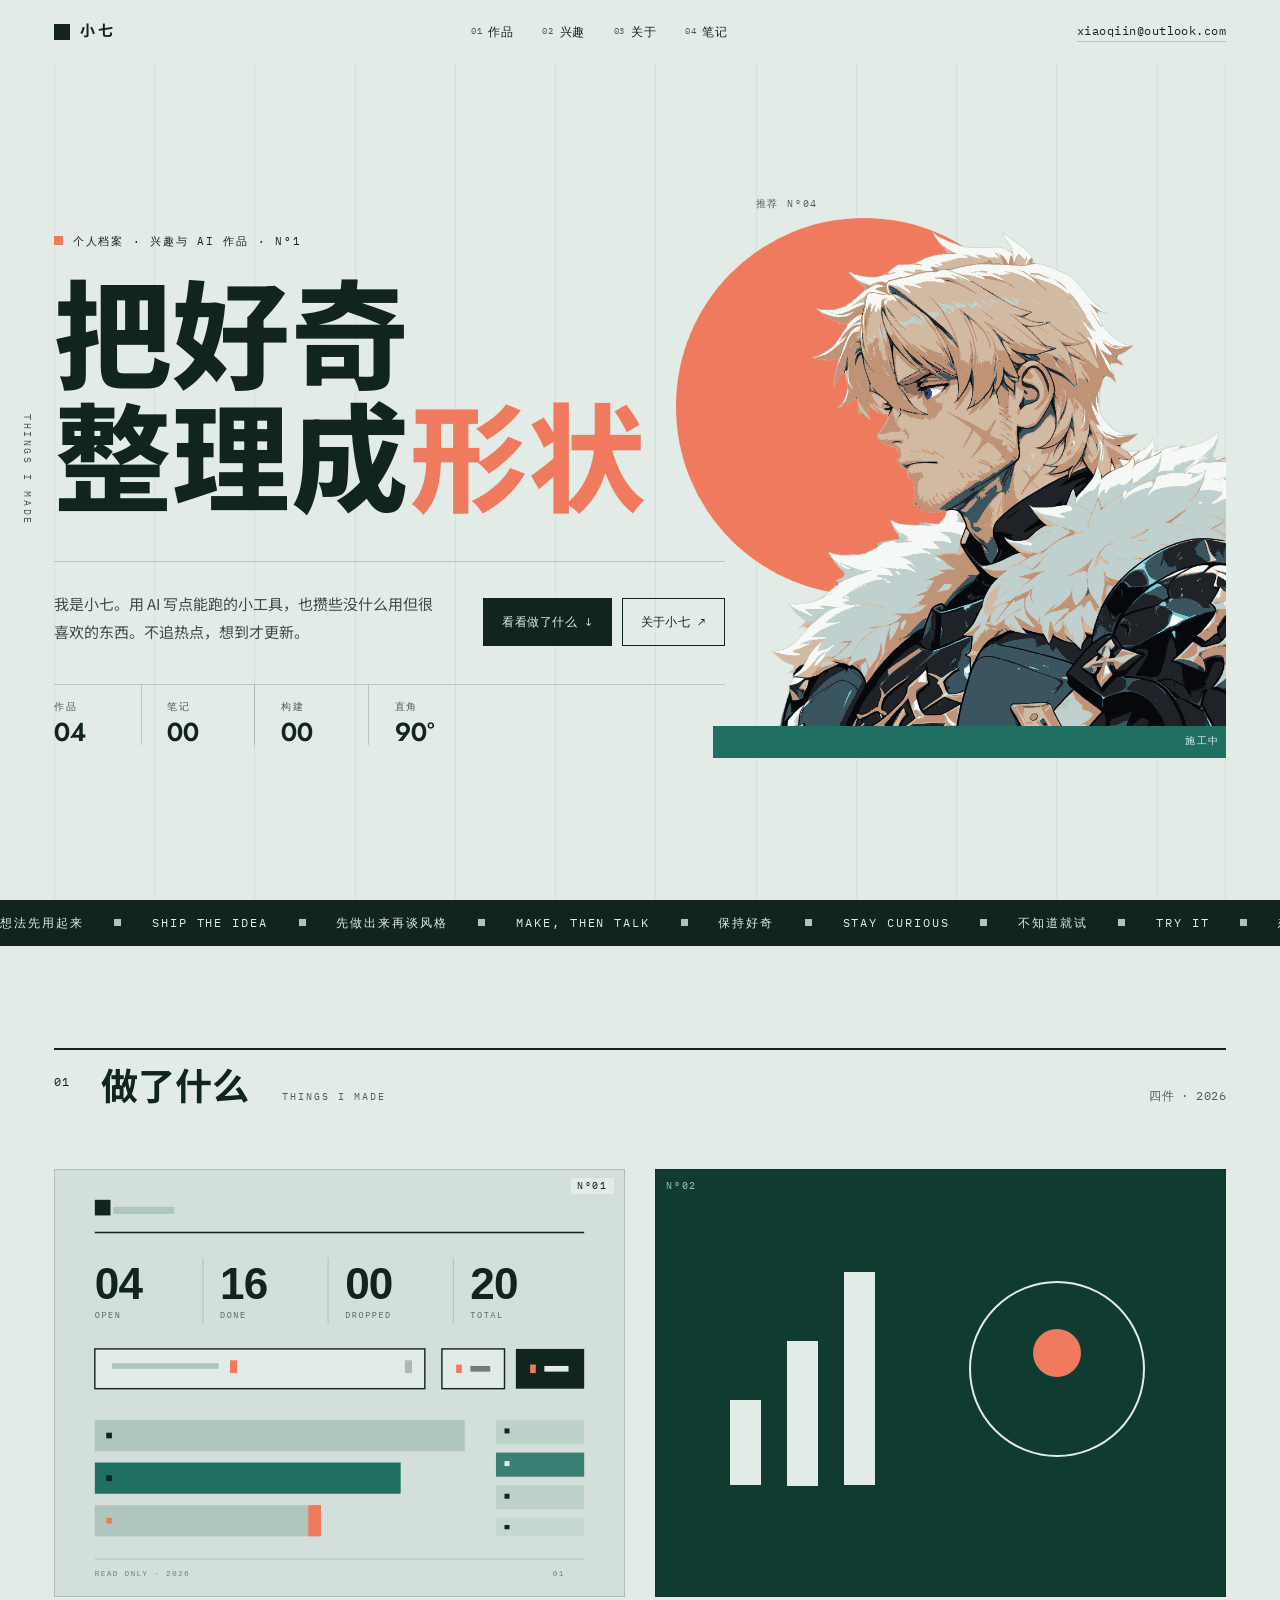
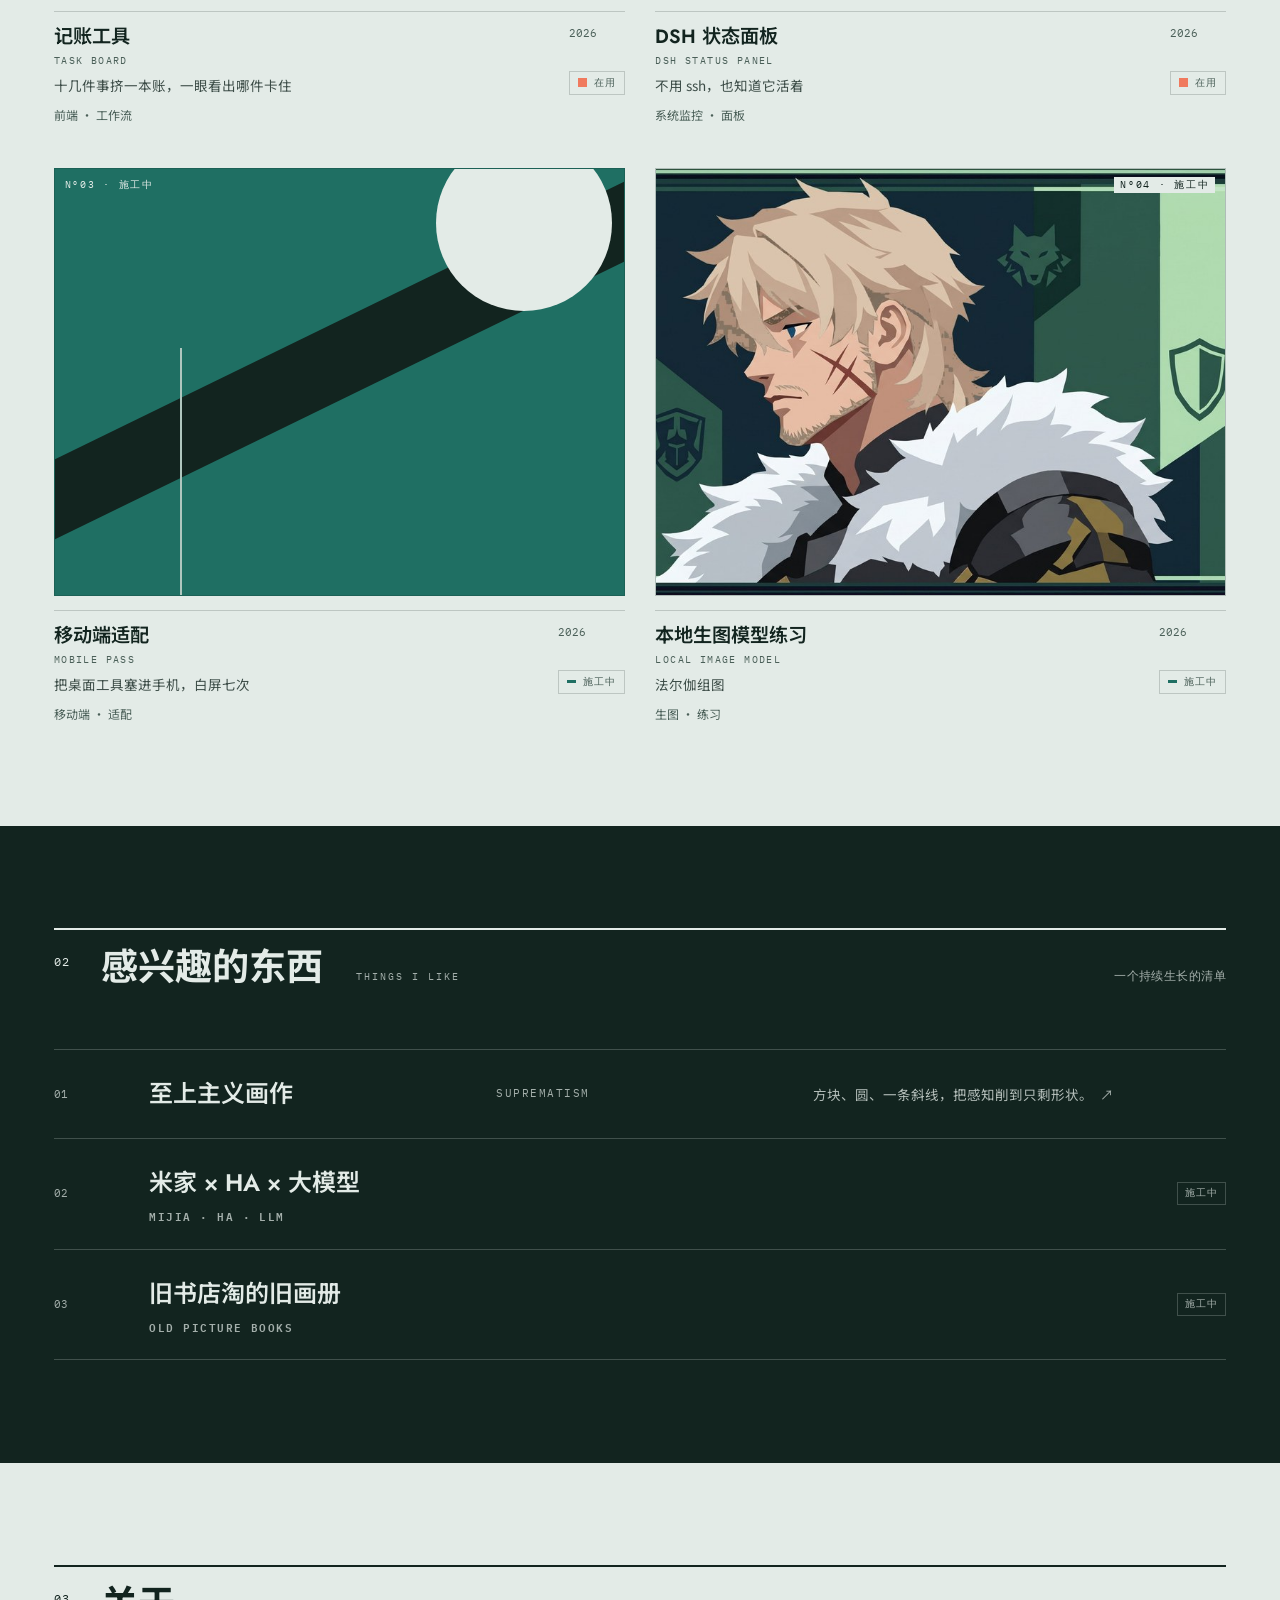
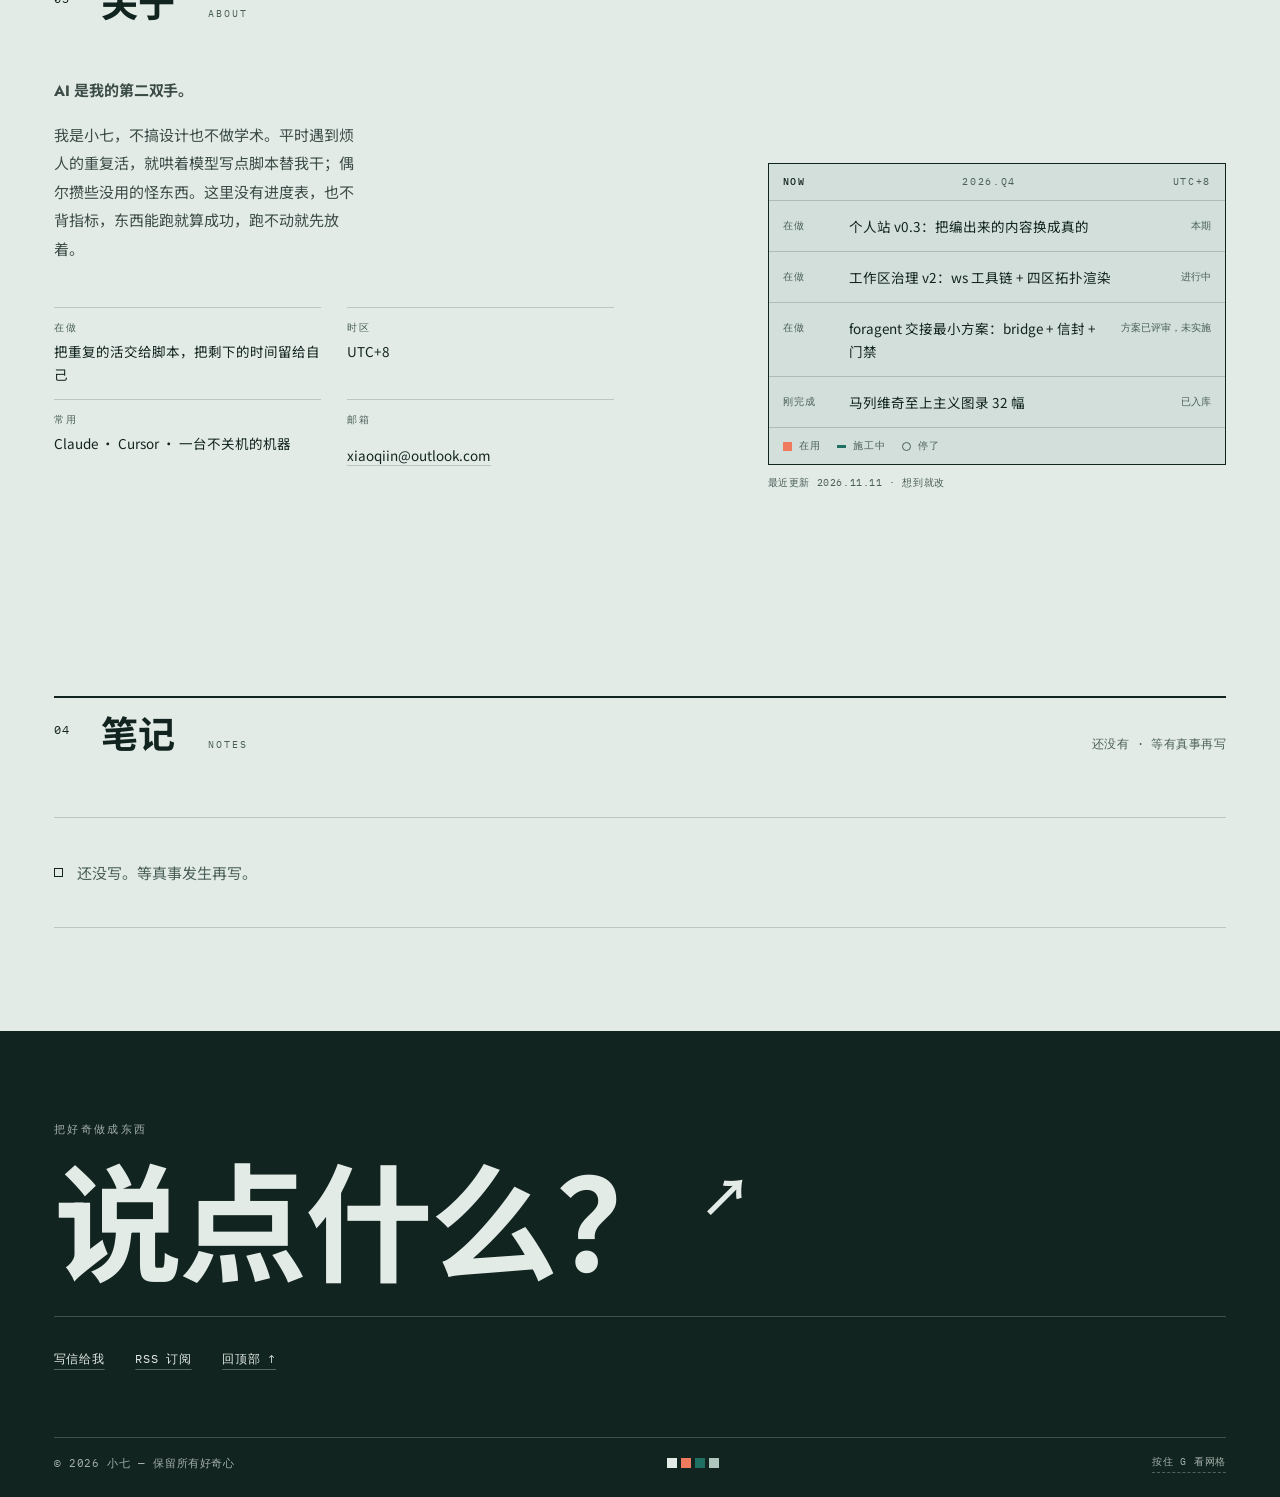
<file: index.html>
<!DOCTYPE html>
<html lang="zh-CN" class="no-js">
<head>
<meta charset="utf-8">
<meta name="viewport" content="width=device-width, initial-scale=1, viewport-fit=cover">
<title>小七 — 把好奇整理成形状</title>
<meta name="description" content="小七的个人站：几个能跑的小工具，一堆因为喜欢才留下的东西。不追热点，更新随缘。">
<meta name="color-scheme" content="light">
<meta name="theme-color" content="#E3EBE7">
<meta property="og:type" content="website">
<meta property="og:locale" content="zh_CN">
<meta property="og:title" content="小七 — 把好奇整理成形状">
<meta property="og:description" content="小七的个人站：几个能跑的小工具，一堆因为喜欢才留下的东西。不追热点，更新随缘。">
<link rel="icon" href="data:image/svg+xml,%3Csvg xmlns='http://www.w3.org/2000/svg' viewBox='0 0 32 32'%3E%3Crect width='32' height='32' fill='%23E3EBE7'/%3E%3Crect x='6' y='6' width='14' height='14' fill='%2312241F'/%3E%3Ccircle cx='23' cy='21' r='5' fill='%23F07A5E'/%3E%3C/svg%3E">
<script>document.documentElement.classList.replace('no-js','js');</script>
<link rel="preconnect" href="https://fonts.googleapis.com">
<link rel="preconnect" href="https://fonts.gstatic.com" crossorigin>
<link href="https://fonts.googleapis.com/css2?family=Jost:wght@300;400;500;600;700;800&family=IBM+Plex+Mono:wght@400;500&family=Noto+Sans+SC:wght@300;400;500;700;900&display=swap" rel="stylesheet">
<link rel="alternate" type="application/rss+xml" title="小七 · 笔记" href="feed.xml">
<link rel="stylesheet" href="style.css">
</head>
<body>
<div class="progress" id="progress" aria-hidden="true"></div>

<!-- 背景网格：图纸感 -->
<div class="blueprint" aria-hidden="true">
  <span></span><span></span><span></span><span></span><span></span><span></span>
  <span></span><span></span><span></span><span></span><span></span><span></span>
</div>

<a class="skip" href="#work">跳到作品</a>

<header class="masthead" id="masthead">
  <a class="brand" href="#top" aria-label="回到顶部">
    <span class="brand__mark" aria-hidden="true"></span>
    <span class="brand__name">小七</span>
  </a>

  <nav class="nav" aria-label="主导航">
    <a href="#work"><em>01</em>作品</a>
    <a href="#index"><em>02</em>兴趣</a>
    <a href="#about"><em>03</em>关于</a>
    <a href="#notes"><em>04</em>笔记</a>
  </nav>

  <div class="masthead__end">
    <a class="masthead__mail" href="mailto:xiaoqiin@outlook.com">xiaoqiin@outlook.com</a>
    <button class="menu-toggle" id="menu-toggle" type="button" aria-expanded="false" aria-controls="drawer">
      <span class="menu-toggle__label">目录</span>
      <span class="menu-toggle__bars" aria-hidden="true"><i></i><i></i></span>
    </button>
  </div>
</header>

<!-- 移动端目录 -->
<nav class="drawer" id="drawer" aria-label="全站目录" aria-hidden="true">
  <ol class="drawer__list">
    <li><a href="#work"><span class="drawer__idx">01</span><span class="drawer__zh">作品</span><span class="drawer__en">THE WORK</span></a></li>
    <li><a href="#index"><span class="drawer__idx">02</span><span class="drawer__zh">兴趣</span><span class="drawer__en">THINGS I LIKE</span></a></li>
    <li><a href="#about"><span class="drawer__idx">03</span><span class="drawer__zh">关于</span><span class="drawer__en">ABOUT</span></a></li>
    <li><a href="#notes"><span class="drawer__idx">04</span><span class="drawer__zh">笔记</span><span class="drawer__en">NOTES</span></a></li>
  </ol>
  <div class="drawer__foot">
    <a href="mailto:xiaoqiin@outlook.com">写信给我</a>
    <a href="feed.xml">RSS 订阅</a>
  </div>
</nav>

<main id="top">

  <!-- ============ HERO ============ -->
  <section class="hero" id="hero">
    <p class="hero__rail" aria-hidden="true">THINGS I MADE</p>

    <div class="hero__copy">
      <p class="eyebrow" data-reveal><span class="eyebrow__dot"></span>个人档案 · 兴趣与 AI 作品 · Nº1</p>

      <h1 class="hero__title">
        <span class="line" data-reveal style="--d:.05s">把好奇</span>
        <span class="line" data-reveal style="--d:.12s">整理成<span class="accent">形状</span></span>
      </h1>

      <div class="hero__meta">
        <p class="hero__lede" data-reveal style="--d:.2s">
          我是小七。用 AI 写点能跑的小工具，也攒些没什么用但很喜欢的东西。不追热点，想到才更新。
        </p>

        <div class="hero__actions" data-reveal style="--d:.28s">
          <a class="btn btn--solid" href="#work">看看做了什么 <span aria-hidden="true">↓</span></a>
          <a class="btn btn--ghost" href="#about">关于小七 <span aria-hidden="true">↗</span></a>
        </div>
      </div>

      <dl class="stats" data-reveal style="--d:.36s">
        <div><dt>作品</dt><dd>04</dd></div>
        <div><dt>笔记</dt><dd>00</dd></div>
        <div><dt>构建</dt><dd>00</dd></div>
        <div><dt>直角</dt><dd>90°</dd></div>
      </dl>
    </div>

    <figure class="hero__art" data-reveal style="--d:.18s" data-parallax>
      <!-- 首屏人像 = 推荐位：整块可点，落到 wip.html（Nº04 还在施工，有真页面时改成 work/farga/） -->
      <a class="stage-link" href="wip.html" aria-label="推荐 Nº04：本地生图模型练习（法尔伽组图），施工中">
        <div class="stage">
          <span class="stage__circle" aria-hidden="true"></span>
          <span class="stage__bar" aria-hidden="true"></span>
          <img class="stage__fig" src="assets/figure.png" alt="半身人物插画：浅发角色，黑色战斗服与白色毛领" width="832" height="1216" fetchpriority="high" decoding="async">
          <span class="hero__tag">推荐 Nº04</span>
          <span class="hero__year">施工中</span>
        </div>
      </a>
    </figure>
  </section>

  <!-- ============ MARQUEE ============ -->
  <div class="marquee" aria-hidden="true">
    <div class="marquee__track">
      <span>想法先用起来 <i></i> SHIP THE IDEA <i></i> 先做出来再谈风格 <i></i> MAKE, THEN TALK <i></i> 保持好奇 <i></i> STAY CURIOUS <i></i> 不知道就试 <i></i> TRY IT <i></i></span>
      <span>想法先用起来 <i></i> SHIP THE IDEA <i></i> 先做出来再谈风格 <i></i> MAKE, THEN TALK <i></i> 保持好奇 <i></i> STAY CURIOUS <i></i> 不知道就试 <i></i> TRY IT <i></i></span>
    </div>
  </div>

  <!-- ============ WORK ============ -->
  <section class="section" id="work" tabindex="-1">
    <header class="sec-head" data-reveal>
      <span class="sec-head__num">01</span>
      <h2 class="sec-head__title">做了什么 <span>THINGS I MADE</span></h2>
      <p class="sec-head__note">四件 · 2026</p>
    </header>

    <div class="works works--trio">

      <article class="work" data-reveal>
        <a class="work__link" href="guide/index.html">
          <div class="thumb thumb--shot" aria-hidden="true">
            <img src="assets/work-board-cover.svg" width="800" height="600" alt="" loading="lazy" decoding="async">
            <span class="thumb__no">Nº01</span>
          </div>
          <div class="work__info">
            <h3>记账工具 <span>Task Board</span></h3>
            <p class="work__summary">十几件事挤一本账，一眼看出哪件卡住</p>
            <p class="work__tags">前端 · 工作流</p>
            <span class="work__year">2026</span>
            <span class="work__status"><i class="mark mark--live" aria-hidden="true"></i>在用</span>
          </div>
        </a>
      </article>

      <article class="work" data-reveal style="--d:.08s">
        <a class="work__link" href="work/dsh-status/index.html">
          <div class="thumb thumb--f" aria-hidden="true">
            <i class="f f1"></i><i class="f f2"></i><i class="f f3"></i><i class="f f4"></i><i class="f f5"></i>
            <span class="thumb__no">Nº02</span>
          </div>
          <div class="work__info">
            <h3>DSH 状态面板 <span>DSH Status Panel</span></h3>
            <p class="work__summary">不用 ssh，也知道它活着</p>
            <p class="work__tags">系统监控 · 面板</p>
            <span class="work__year">2026</span>
            <span class="work__status"><i class="mark mark--live" aria-hidden="true"></i>在用</span>
          </div>
        </a>
      </article>

      <article class="work" data-reveal style="--d:.16s">
        <a class="work__link work__link--soon" href="wip.html">
          <div class="thumb thumb--c" aria-hidden="true">
            <i class="f f1"></i><i class="f f2"></i><i class="f f3"></i>
            <span class="thumb__no">Nº03</span>
          </div>
          <div class="work__info">
            <h3>移动端适配 <span>Mobile Pass</span></h3>
            <p class="work__summary">把桌面工具塞进手机，白屏七次</p>
            <p class="work__tags">移动端 · 适配</p>
            <span class="work__year">2026</span>
            <span class="work__status"><i class="mark mark--half" aria-hidden="true"></i>施工中</span>
          </div>
        </a>
      </article>

      <article class="work" data-reveal style="--d:.24s">
        <a class="work__link work__link--soon" href="wip.html">
          <div class="thumb thumb--shot" aria-hidden="true">
            <img src="assets/work-farga-cover-800.jpg" srcset="assets/work-farga-cover-800.jpg 800w, assets/work-farga-cover.jpg 1600w" sizes="(max-width:680px) 100vw, 40vw" width="800" height="600" alt="" loading="lazy" decoding="async">
            <span class="thumb__no">Nº04</span>
          </div>
          <div class="work__info">
            <h3>本地生图模型练习 <span>Local Image Model</span></h3>
            <p class="work__summary">法尔伽组图</p>
            <p class="work__tags">生图 · 练习</p>
            <span class="work__year">2026</span>
            <span class="work__status"><i class="mark mark--half" aria-hidden="true"></i>施工中</span>
          </div>
        </a>
      </article>

    </div>
  </section>

  <!-- ============ INDEX / 感兴趣的东西 ============ -->
  <section class="section section--ink" id="index">
    <header class="sec-head sec-head--light" data-reveal>
      <span class="sec-head__num">02</span>
      <h2 class="sec-head__title">感兴趣的东西 <span>THINGS I LIKE</span></h2>
      <p class="sec-head__note">一个持续生长的清单</p>
    </header>

    <ol class="index-list">
      <li data-reveal><a class="index-row index-row--go" href="suprematism/index.html">
        <span class="idx">01</span>
        <span class="it">至上主义画作</span>
        <span class="ie">Suprematism</span>
        <span class="im">方块、圆、一条斜线，把感知削到只剩形状。<span class="im-go" aria-hidden="true">↗</span></span>
      </a></li>
      <li data-reveal style="--d:.06s"><a class="index-row index-row--wip" href="wip.html">
        <span class="idx">02</span>
        <span class="it">米家 × HA × 大模型<span class="ie">Mijia · HA · LLM</span></span>
        <span class="wip">施工中</span>
      </a></li>
      <li data-reveal style="--d:.12s"><a class="index-row index-row--wip" href="wip.html">
        <span class="idx">03</span>
        <span class="it">旧书店淘的旧画册<span class="ie">Old Picture Books</span></span>
        <span class="wip">施工中</span>
      </a></li>
    </ol>
  </section>

  <!-- ============ ABOUT ============ -->
  <section class="section" id="about">
    <header class="sec-head" data-reveal>
      <span class="sec-head__num">03</span>
      <h2 class="sec-head__title">关于 <span>ABOUT</span></h2>
    </header>

    <div class="about">
      <div class="about__text" data-reveal>
        <p class="about__big">AI 是我的第二双手。</p>
        <p>我是小七，不搞设计也不做学术。平时遇到烦人的重复活，就哄着模型写点脚本替我干；偶尔攒些没用的怪东西。这里没有进度表，也不背指标，东西能跑就算成功，跑不动就先放着。</p>

        <dl class="facts">
          <div><dt>在做</dt><dd>把重复的活交给脚本，把剩下的时间留给自己</dd></div>
          <div><dt>时区</dt><dd>UTC+8</dd></div>
          <div><dt>常用</dt><dd>Claude · Cursor · 一台不关机的机器</dd></div>
          <div><dt>邮箱</dt><dd><a href="mailto:xiaoqiin@outlook.com">xiaoqiin@outlook.com</a></dd></div>
        </dl>
      </div>

      <figure class="now" data-reveal style="--d:.1s">
        <div class="now__frame">
          <div class="now__head">
            <span class="now__stamp">NOW</span>
            <span>2026.Q4</span>
            <span>UTC+8</span>
          </div>

          <ol class="now__rows">
            <li>
              <span class="now__label">在做</span>
              <span class="now__content">个人站 v0.3：把编出来的内容换成真的</span>
              <span class="now__state">本期</span>
            </li>
            <li>
              <span class="now__label">在做</span>
              <span class="now__content">工作区治理 v2：ws 工具链 + 四区拓扑渲染</span>
              <span class="now__state">进行中</span>
            </li>
            <li>
              <span class="now__label">在做</span>
              <span class="now__content">foragent 交接最小方案：bridge + 信封 + 门禁</span>
              <span class="now__state">方案已评审，未实施</span>
            </li>
            <li>
              <span class="now__label">刚完成</span>
              <span class="now__content">马列维奇至上主义图录 32 幅</span>
              <span class="now__state">已入库</span>
            </li>
          </ol>

          <div class="now__legend" aria-hidden="true">
            <span><i class="mark mark--live"></i>在用</span>
            <span><i class="mark mark--half"></i>施工中</span>
            <span><i class="mark mark--off"></i>停了</span>
          </div>
        </div>
        <figcaption>最近更新 2026.11.11 · 想到就改</figcaption>
      </figure>
    </div>
  </section>

  <!-- ============ NOTES ============ -->
  <section class="section" id="notes">
    <header class="sec-head" data-reveal>
      <span class="sec-head__num">04</span>
      <h2 class="sec-head__title">笔记 <span>NOTES</span></h2>
      <p class="sec-head__note">还没有 · 等有真事再写</p>
    </header>

    <div class="notes-empty" data-reveal>
      <p class="notes-empty__text">还没写。等真事发生再写。</p>
    </div>
  </section>

</main>

<footer class="footer" id="contact">
  <div class="footer__top">
    <p class="footer__kicker">把好奇做成东西</p>
    <a class="footer__mail" href="mailto:xiaoqiin@outlook.com">说点什么？<span aria-hidden="true">↗</span></a>
    <nav class="footer__nav" aria-label="更多">
      <a href="mailto:xiaoqiin@outlook.com">写信给我</a>
      <a href="feed.xml">RSS 订阅</a>
      <a href="#top">回顶部 ↑</a>
    </nav>
  </div>

  <div class="footer__bottom">
    <span>© <span id="year">2026</span> 小七 — 保留所有好奇心</span>
    <span class="swatches" aria-hidden="true"><i></i><i></i><i></i><i></i></span>
    <span class="grid-hint">按住 G 看网格</span>
    
  </div>
</footer>

<!-- 按住 G：网格 X 光 -->
<div class="gridx-hud" id="gridx-hud" aria-hidden="true">
  <span class="gridx-hud__key">GRID</span>
  <span id="gridx-cols">12 COLS</span>
  <span id="gridx-w">1440</span>
</div>

<script src="main.js"></script>
</body>
</html>
</file>
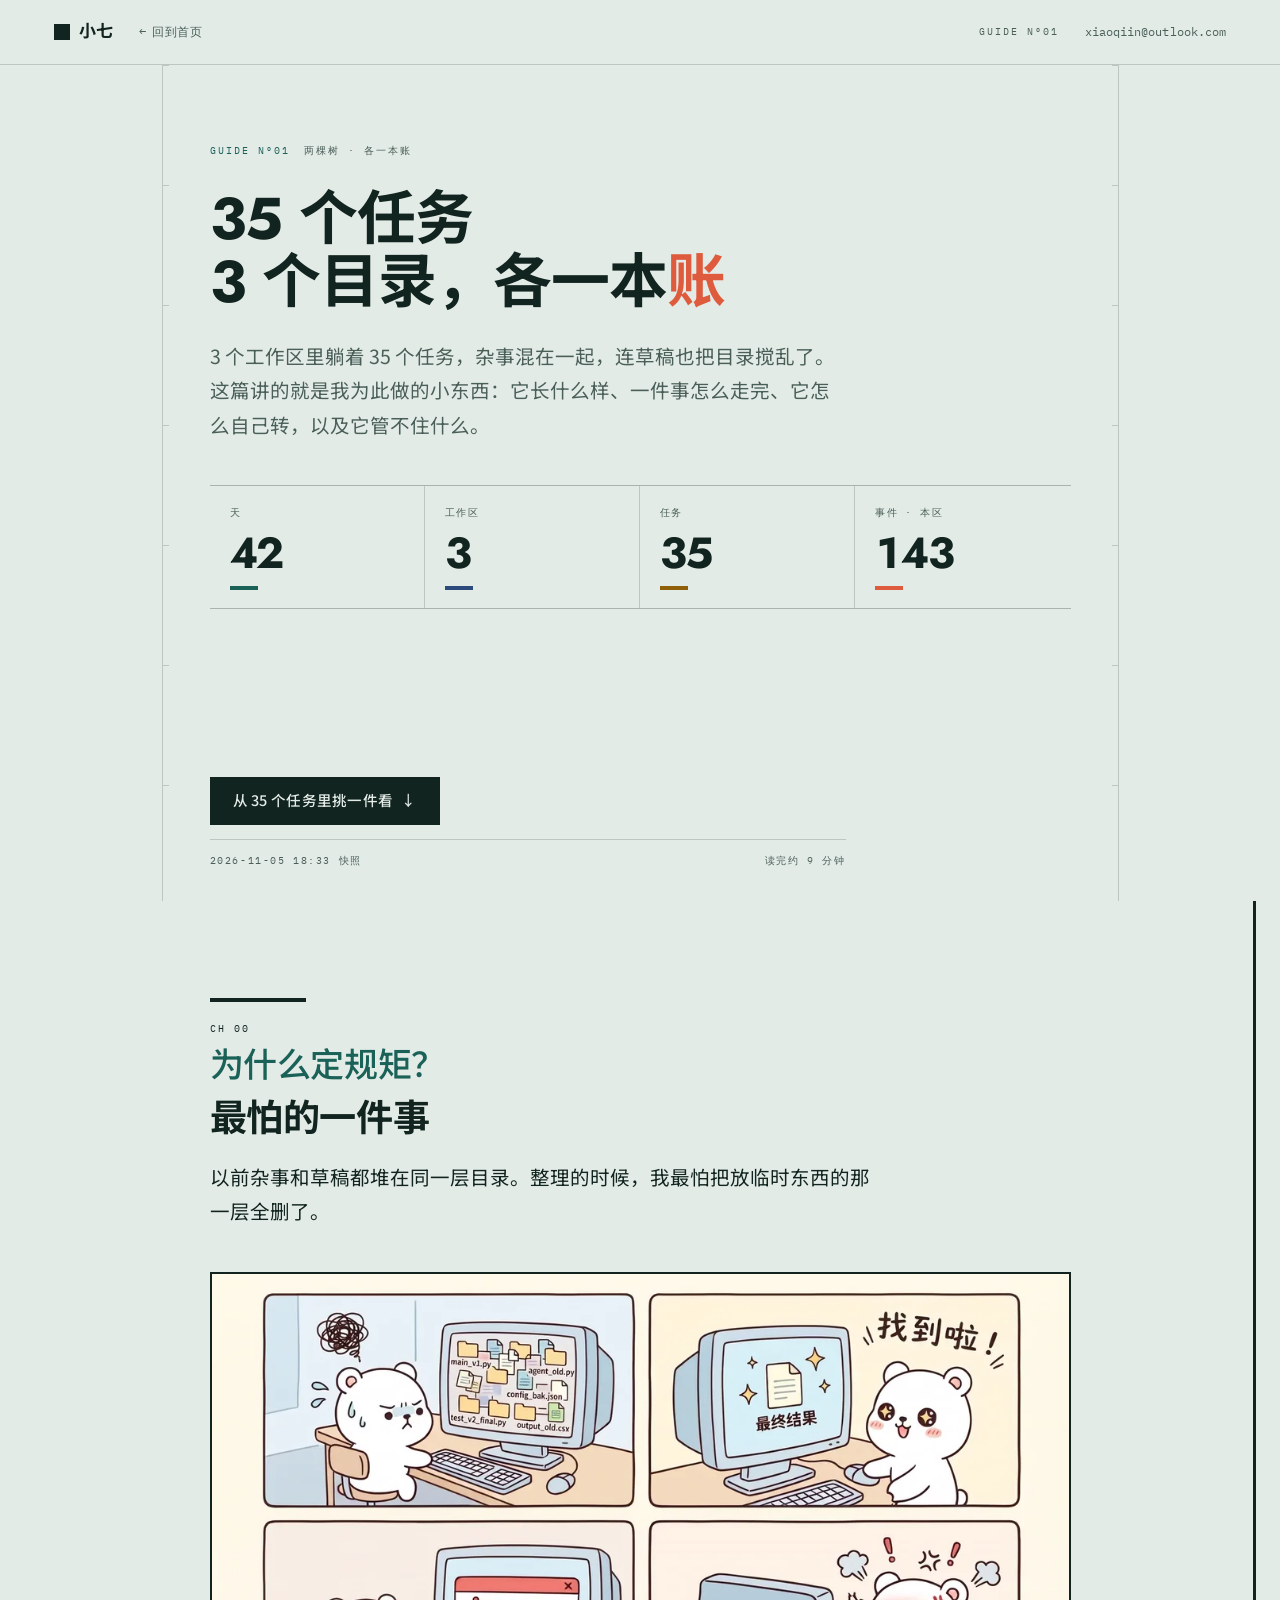
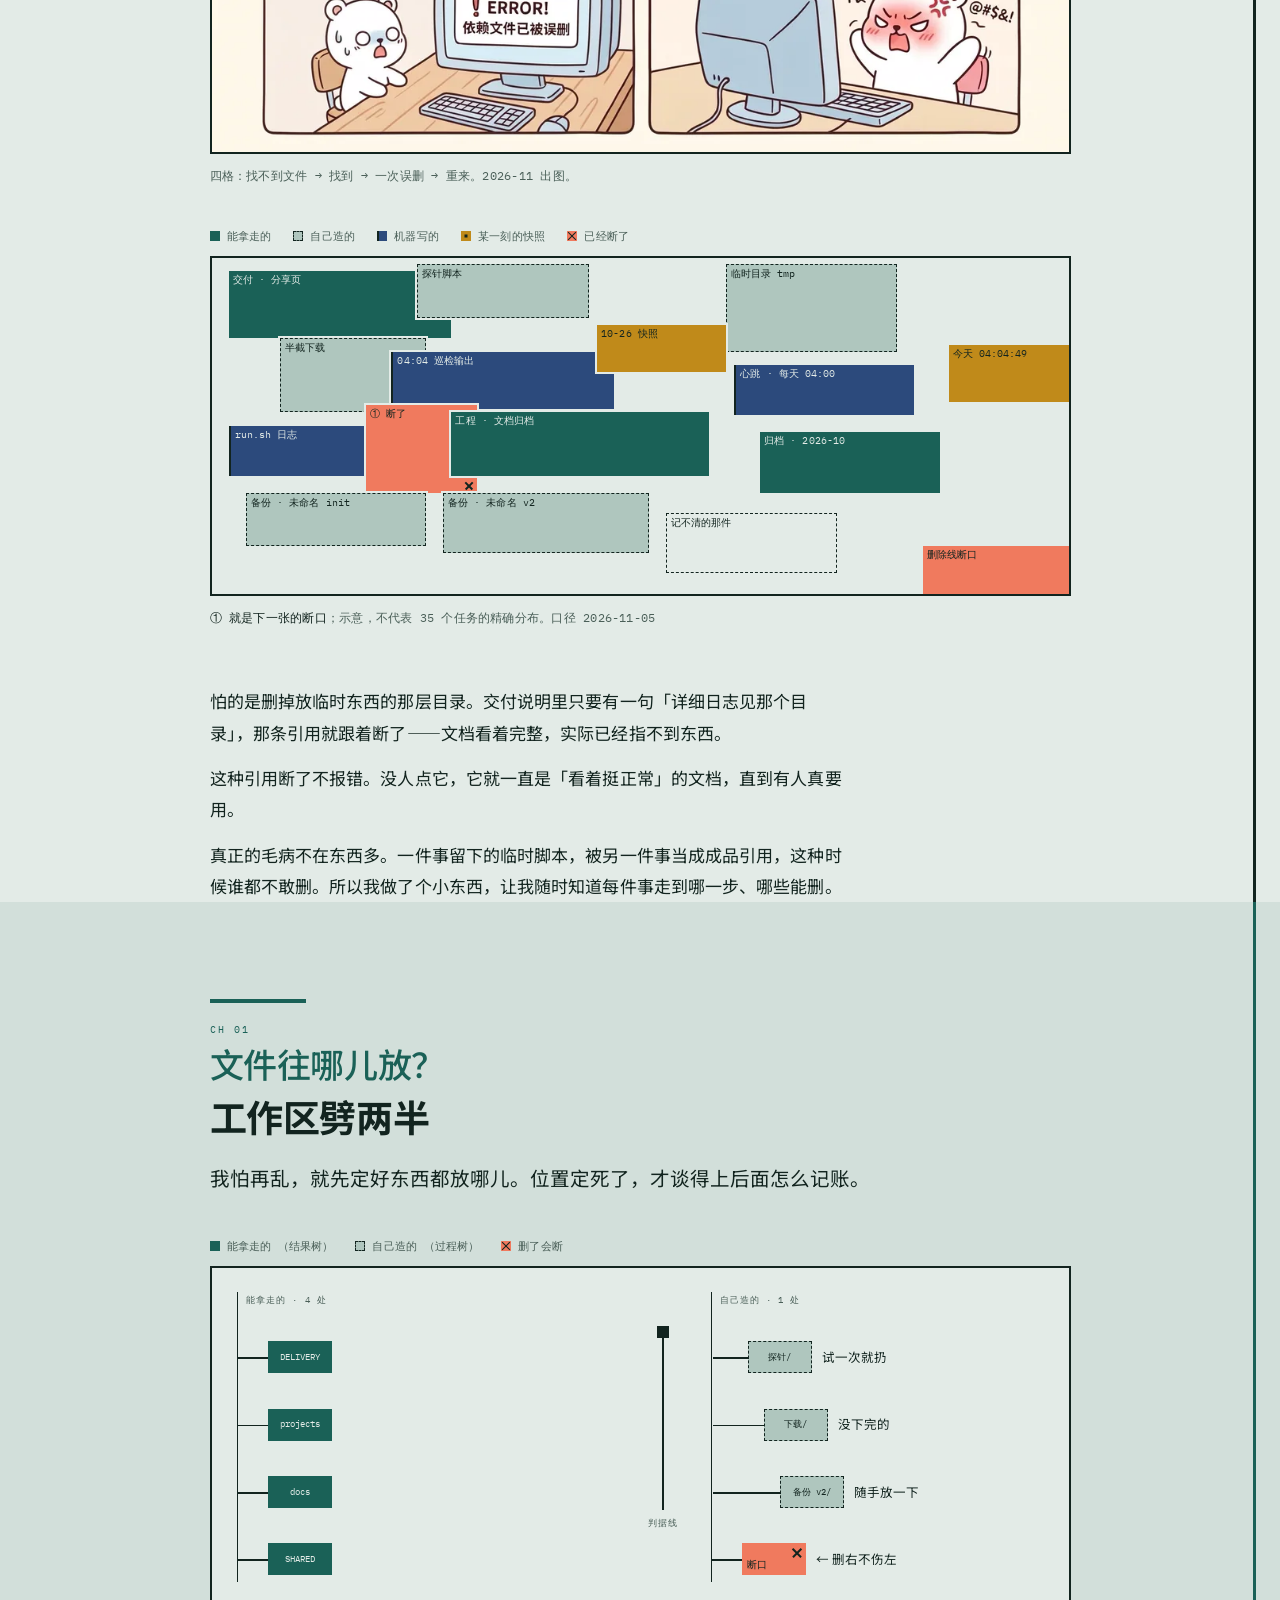
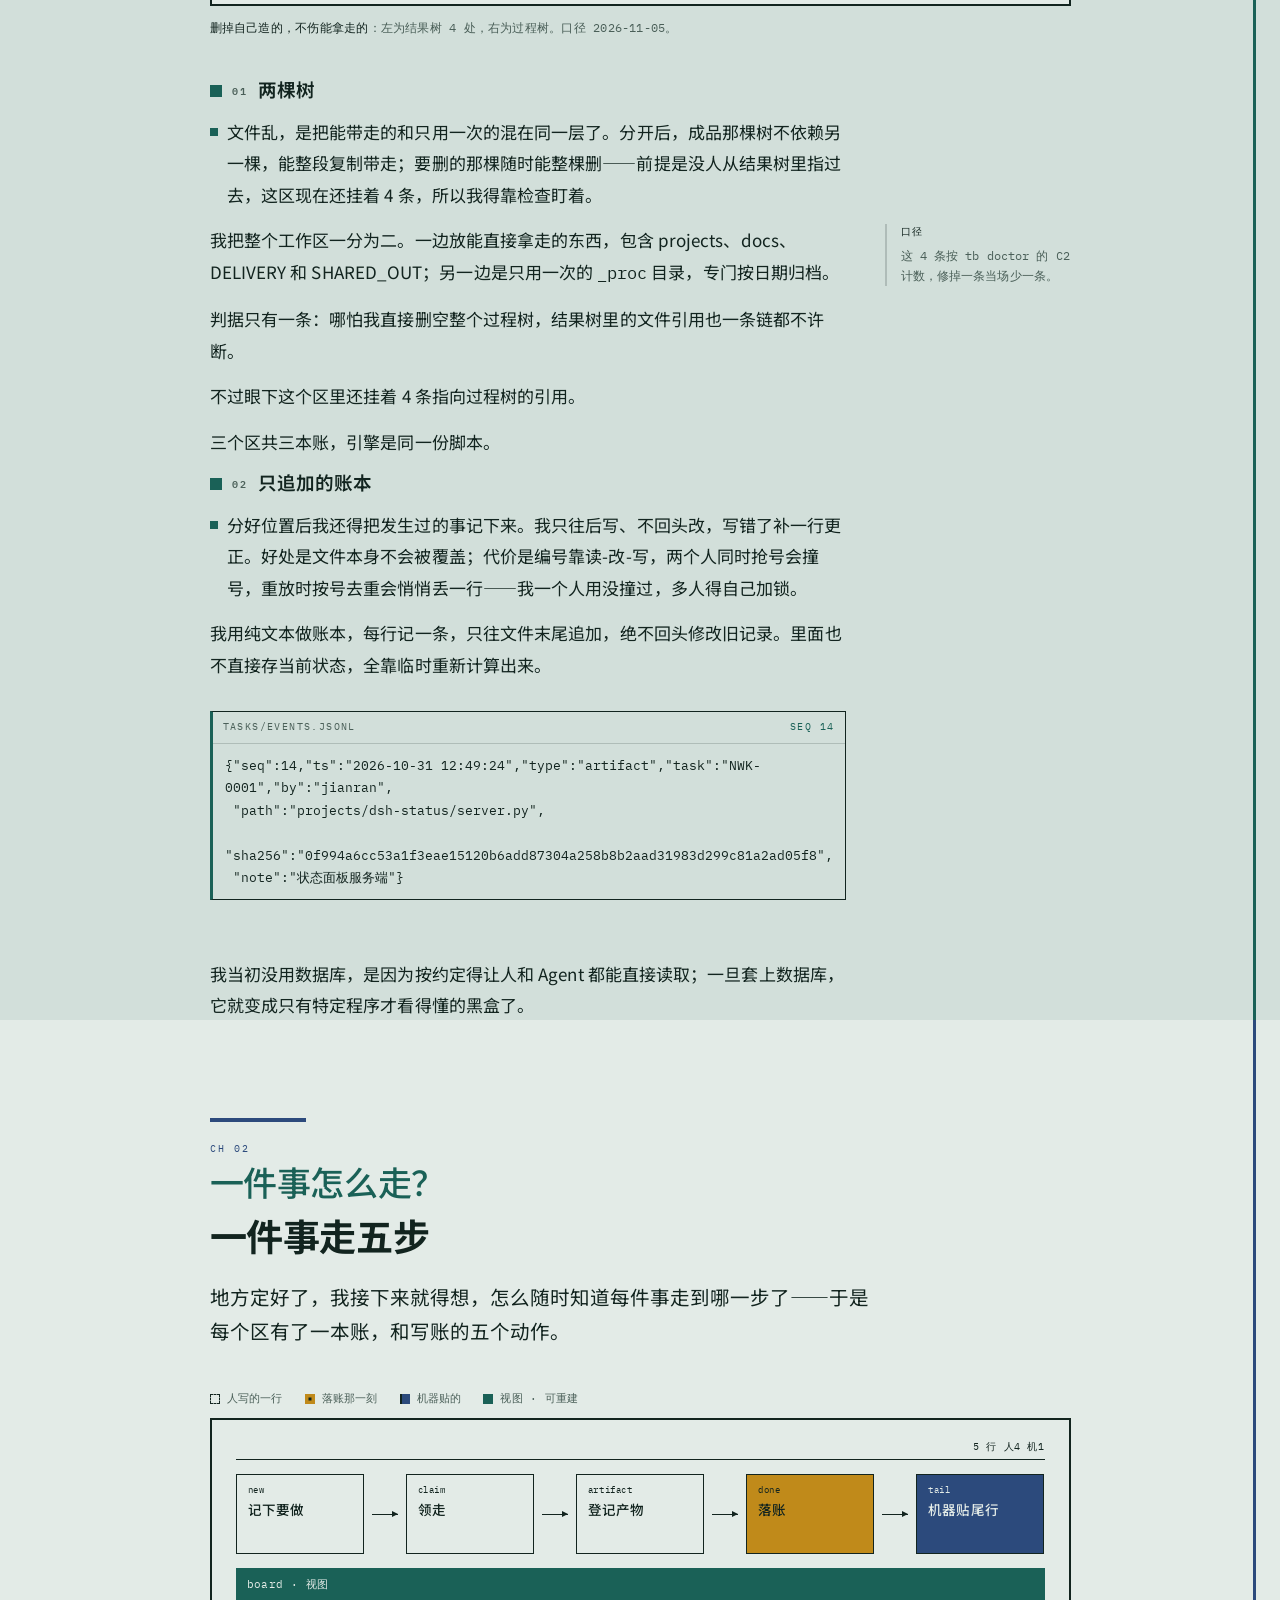
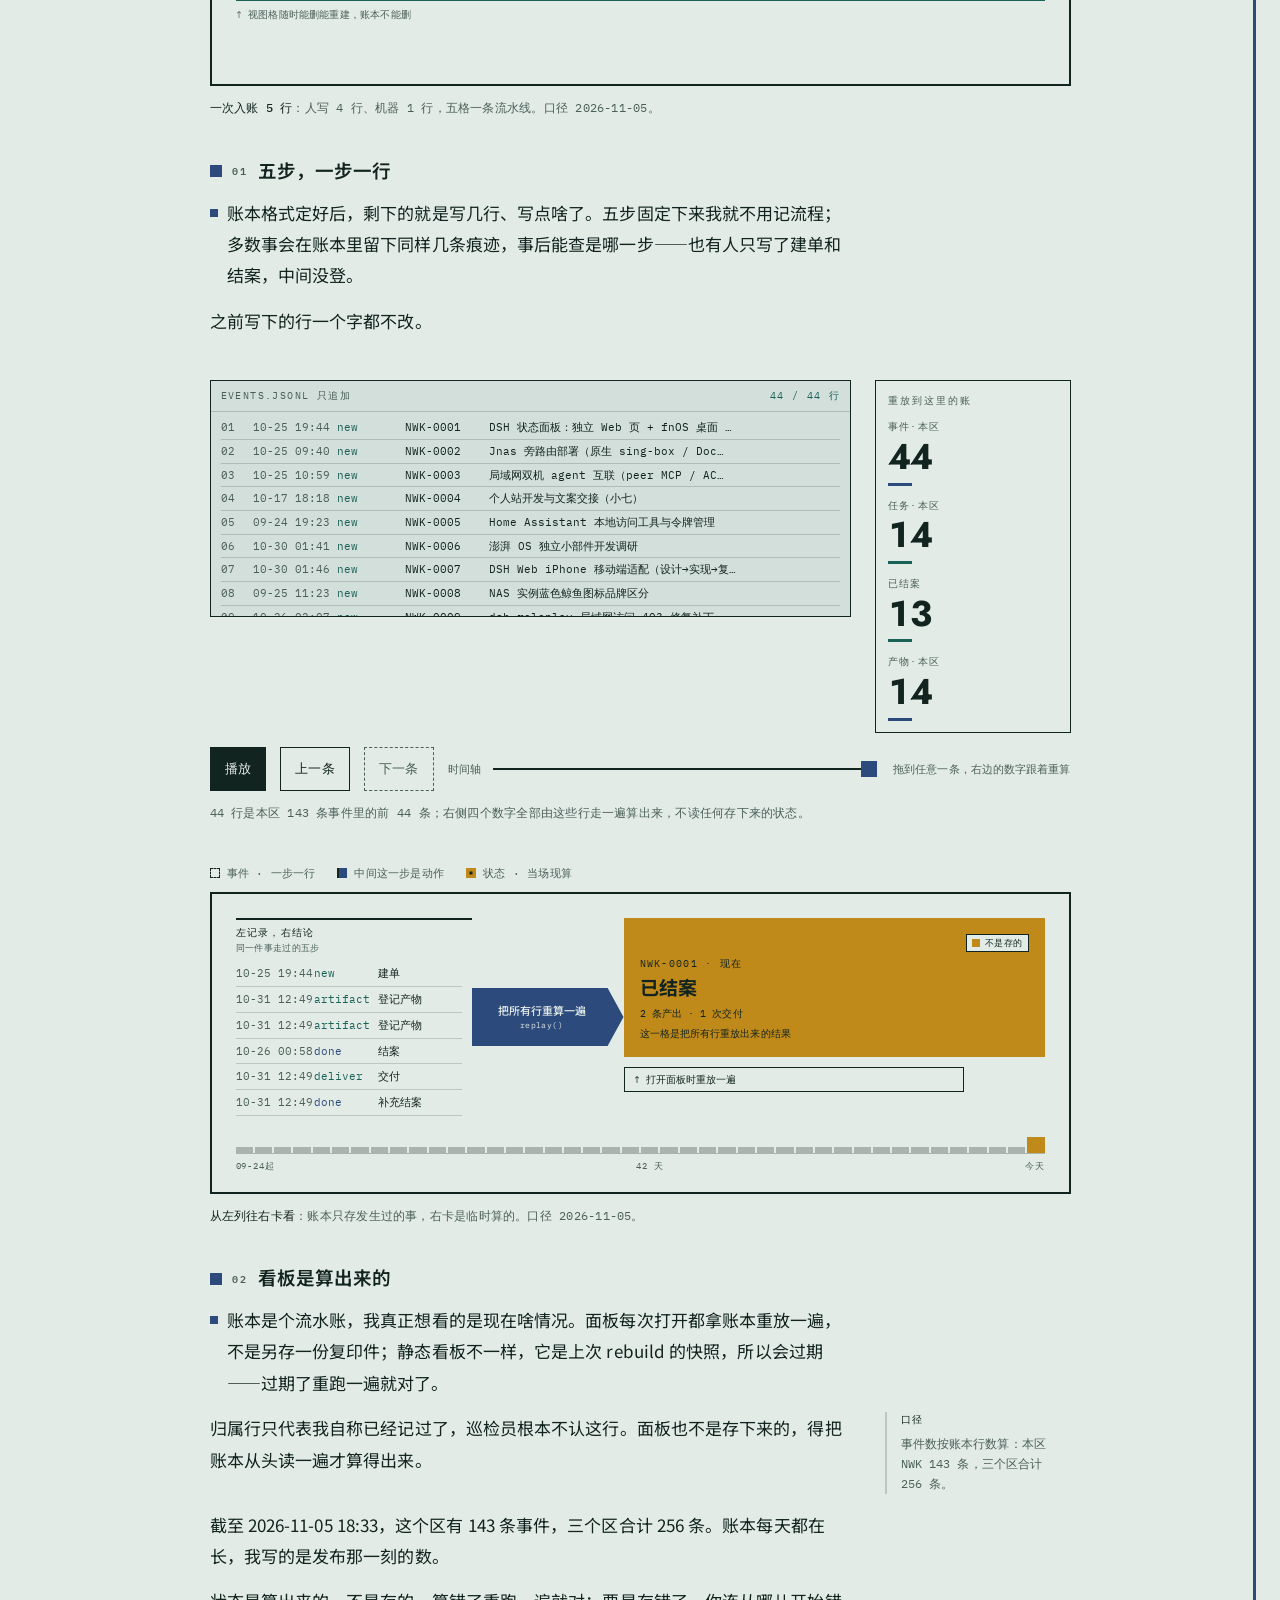
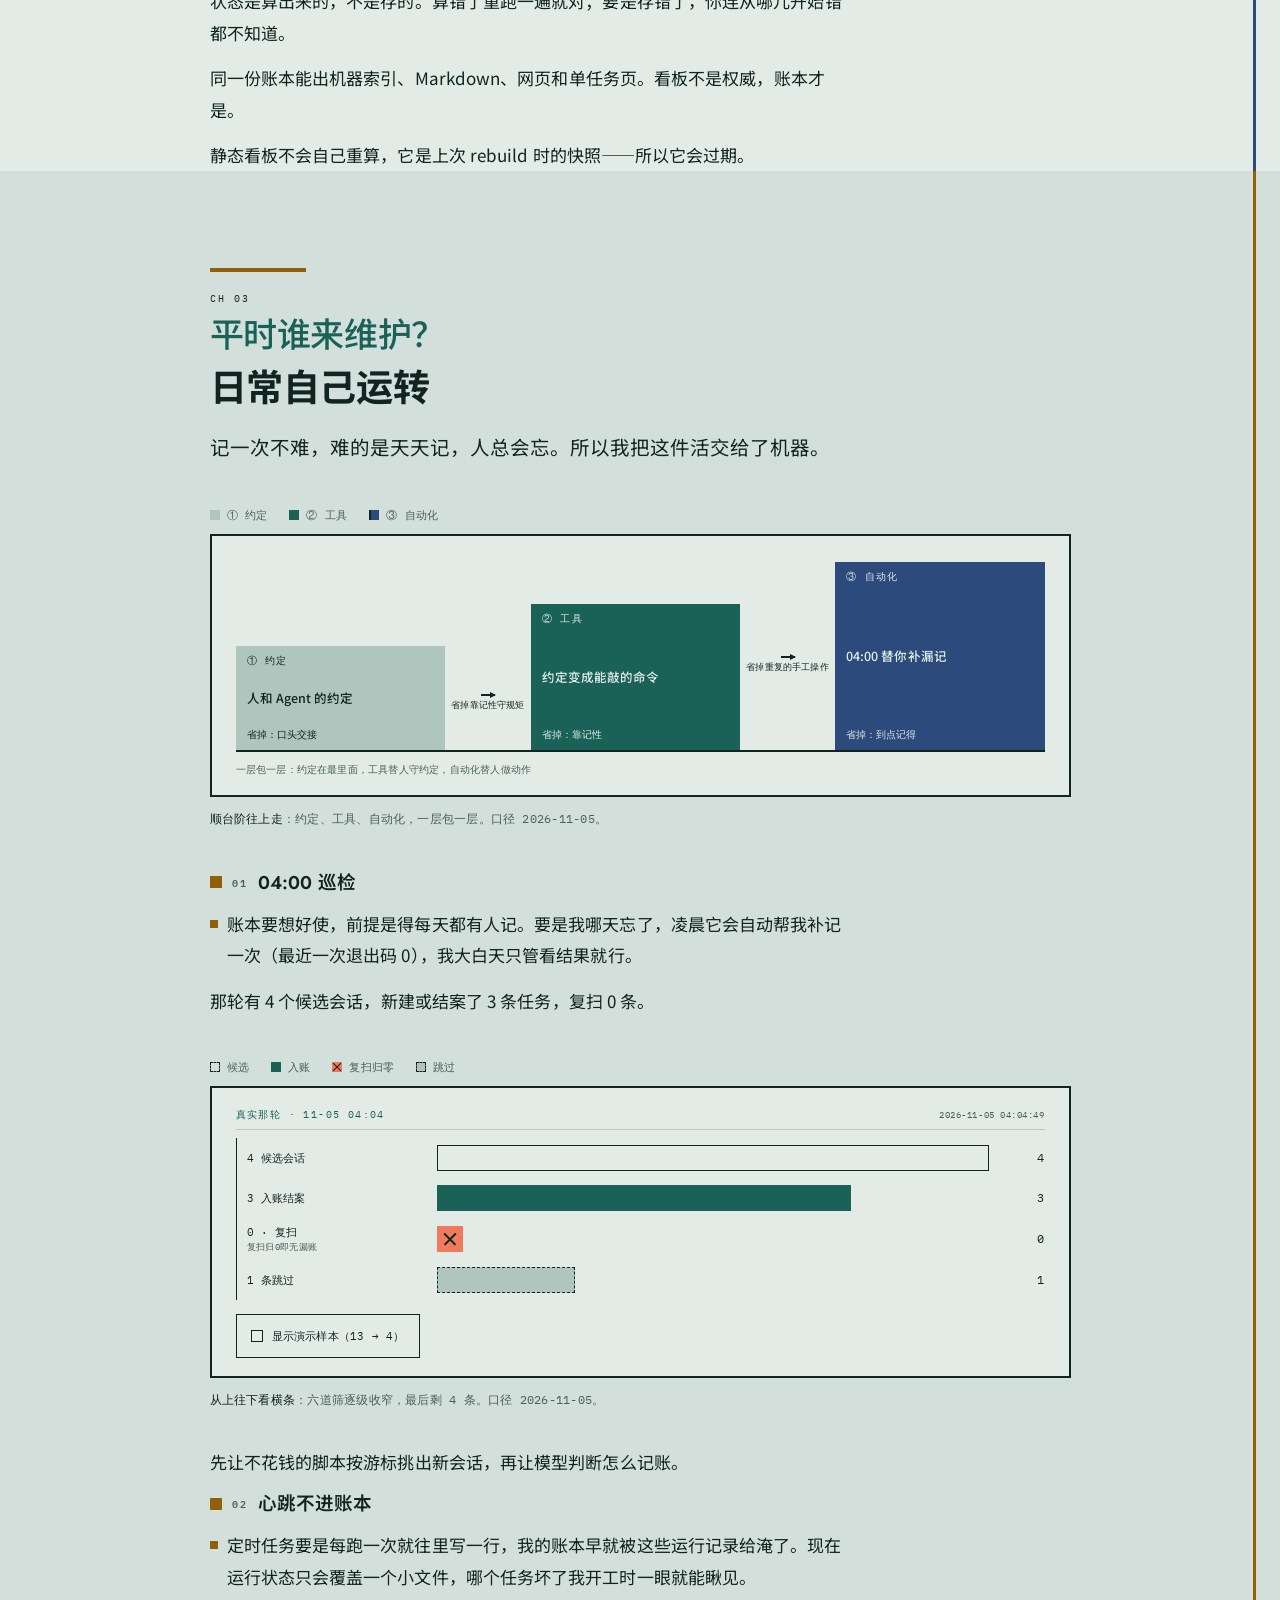
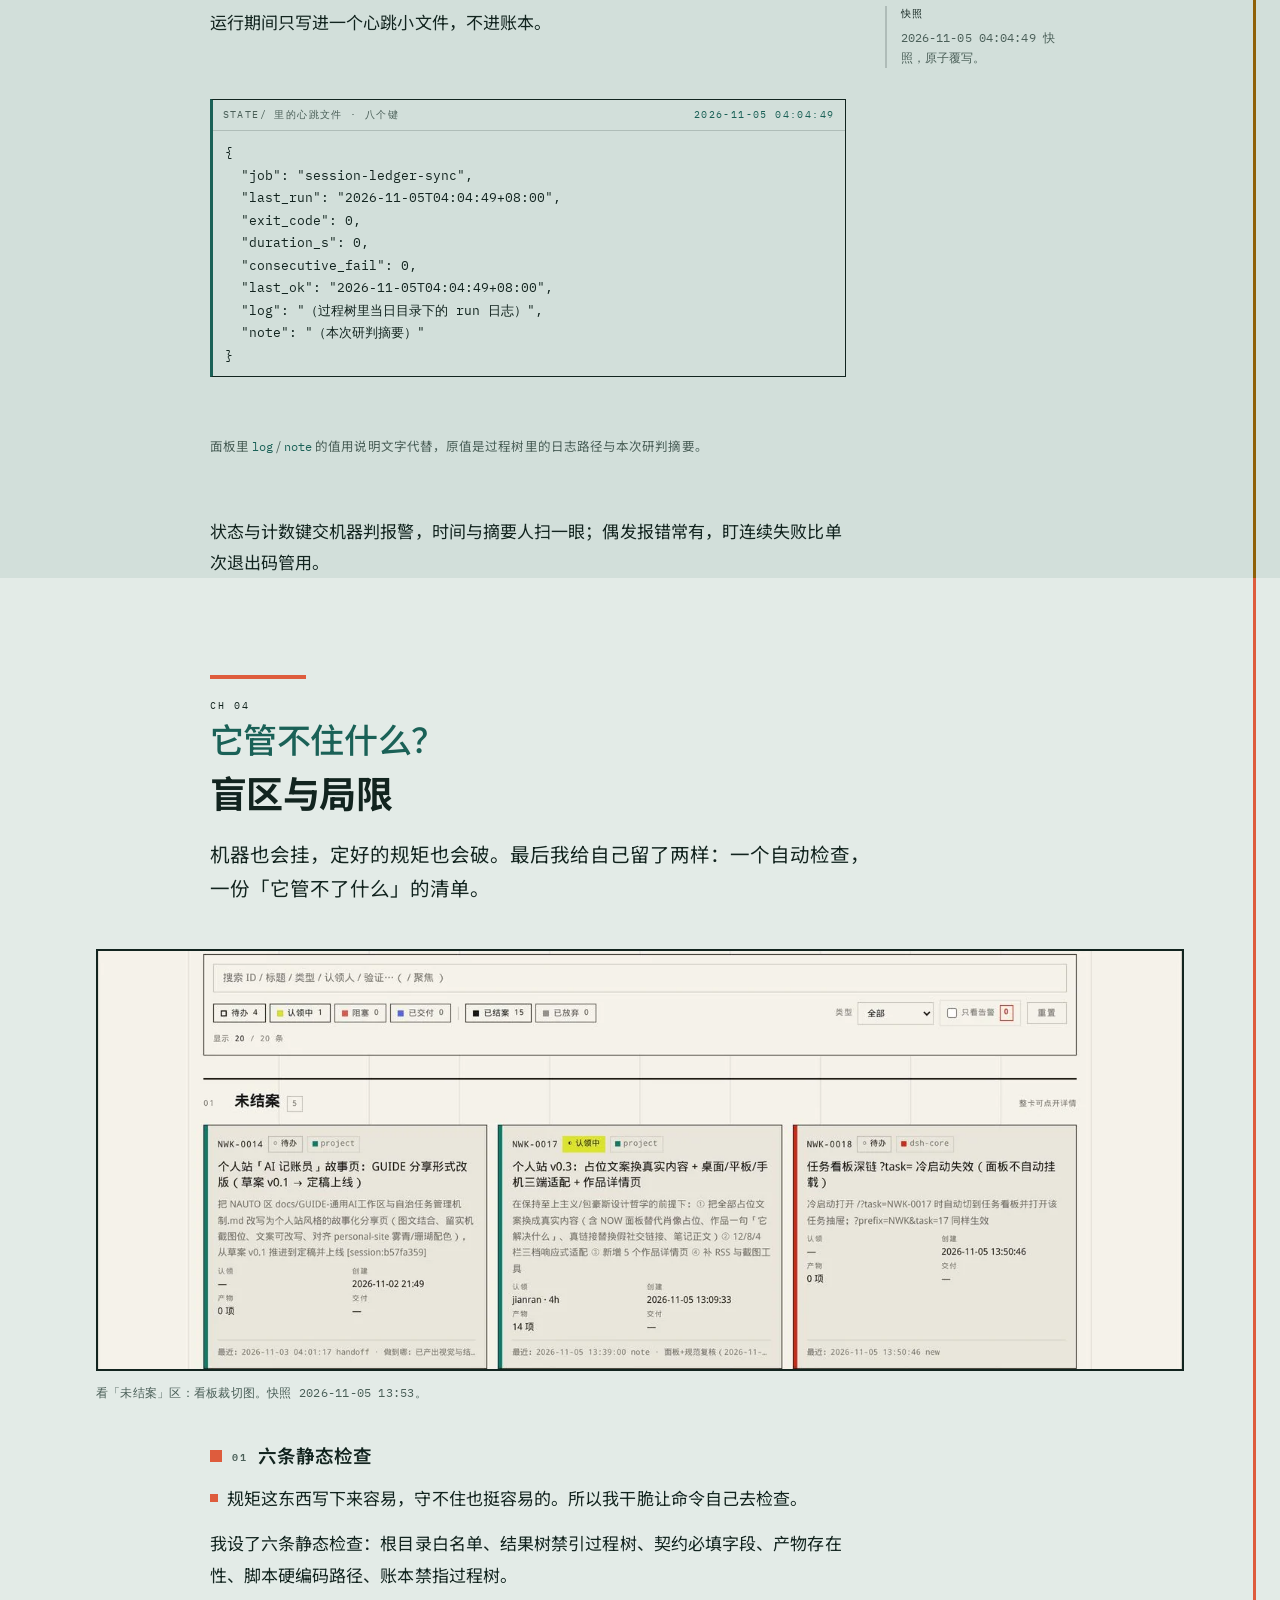
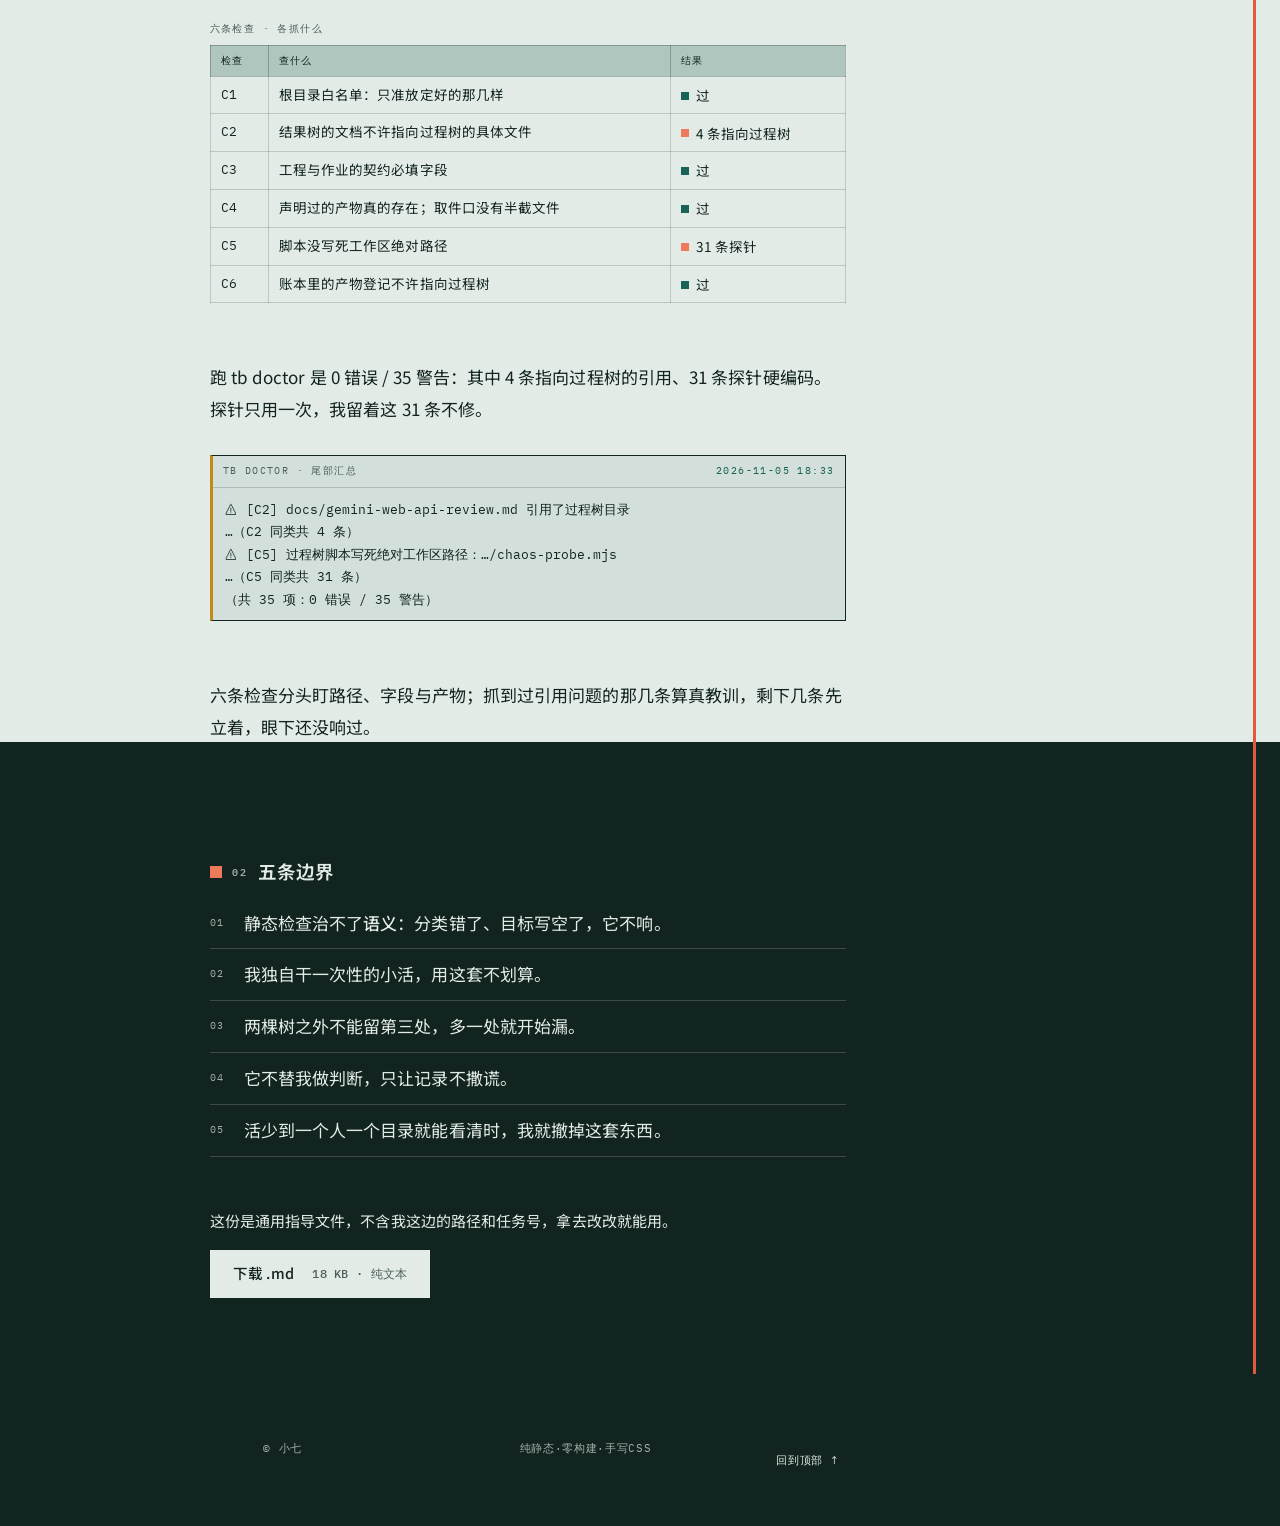
<file: guide/index.html>
<!DOCTYPE html>
<html lang="zh-CN" class="no-js" data-type="software" data-radius="sharp">
<head>
<meta charset="utf-8">
<meta name="viewport" content="width=device-width, initial-scale=1, viewport-fit=cover">
<title>两棵树，各一本账 — 35 个任务 / 3 个工作区 / 本区 143 条事件 | 小七</title>
<meta name="description" content="我最怕的是临时目录一删，交付说明里的引用跟着断。所以我把工作区劈成两半，用只追加的纯文本账本记账：两棵树、各一本账、机器补账、每次入账写五行。">
<meta name="page-type" content="software">
<meta name="site-kind" content="software">
<meta name="color-scheme" content="light">
<meta name="theme-color" content="#E3EBE7">
<meta property="og:type" content="article">
<meta property="og:locale" content="zh_CN">
<meta property="og:title" content="两棵树，各一本账">
<meta property="og:description" content="两棵树、各一本账、机器补账、每次入账写五行：42 天 / 3 个工作区 / 35 个任务 / 本区 143 条事件。">
<link rel="icon" href="data:image/svg+xml,%3Csvg xmlns='http://www.w3.org/2000/svg' viewBox='0 0 32 32'%3E%3Crect width='32' height='32' fill='%23E3EBE7'/%3E%3Crect x='6' y='6' width='14' height='14' fill='%2312241F'/%3E%3Ccircle cx='23' cy='21' r='5' fill='%23F07A5E'/%3E%3C/svg%3E">
<script>document.documentElement.classList.replace('no-js','js');</script>
<link rel="preconnect" href="https://fonts.googleapis.com">
<link rel="preconnect" href="https://fonts.gstatic.com" crossorigin>
<link href="https://fonts.googleapis.com/css2?family=Jost:wght@300;400;500;600;700&family=IBM+Plex+Mono:wght@400;500&family=Noto+Sans+SC:wght@300;400;500;700;900&display=swap" rel="stylesheet">
<link rel="stylesheet" href="guide.css">
</head>
<body>

<a class="skip" href="#ch0">跳到正文</a>

<!-- ============ 顶栏（唯一 sticky） ============ -->
<header class="masthead">
  <div class="mh__in">
    <a class="brand" href="../index.html" aria-label="小七 · 回到首页">
      <span class="brand__mark" aria-hidden="true"></span>
      <span class="brand__name">小七</span>
    </a>
    <a class="back" href="../index.html"><span aria-hidden="true">←</span> 回到首页</a>
    <span class="mh__meta">GUIDE Nº01</span>
    <a class="mh__mail" href="mailto:xiaoqiin@outlook.com">xiaoqiin@outlook.com</a>
  </div>
</header>

<main id="top">

  <div class="rules" aria-hidden="true">
    <div class="rules__col rules__col--l"><i style="--i:0"></i><i style="--i:1"></i><i style="--i:2"></i><i style="--i:3"></i><i style="--i:4"></i><i style="--i:5"></i><i style="--i:6"></i><i style="--i:7"></i><i style="--i:8"></i><i style="--i:9"></i><i style="--i:10"></i><i style="--i:11"></i><i style="--i:12"></i><i style="--i:13"></i><i style="--i:14"></i><i style="--i:15"></i><i style="--i:16"></i><i style="--i:17"></i><i style="--i:18"></i><i style="--i:19"></i><i style="--i:20"></i><i style="--i:21"></i><i style="--i:22"></i><i style="--i:23"></i><i style="--i:24"></i><i style="--i:25"></i><i style="--i:26"></i><i style="--i:27"></i><i style="--i:28"></i><i style="--i:29"></i><i style="--i:30"></i><i style="--i:31"></i><i style="--i:32"></i><i style="--i:33"></i><i style="--i:34"></i><i style="--i:35"></i><i style="--i:36"></i><i style="--i:37"></i><i style="--i:38"></i><i style="--i:39"></i><i style="--i:40"></i><i style="--i:41"></i><i style="--i:42"></i><i style="--i:43"></i><i style="--i:44"></i><i style="--i:45"></i><i style="--i:46"></i><i style="--i:47"></i><i style="--i:48"></i><i style="--i:49"></i><i style="--i:50"></i><i style="--i:51"></i><i style="--i:52"></i><i style="--i:53"></i><i style="--i:54"></i><i style="--i:55"></i><i style="--i:56"></i><i style="--i:57"></i><i style="--i:58"></i><i style="--i:59"></i><i style="--i:60"></i><i style="--i:61"></i><i style="--i:62"></i><i style="--i:63"></i><i style="--i:64"></i><i style="--i:65"></i><i style="--i:66"></i><i style="--i:67"></i><i style="--i:68"></i><i style="--i:69"></i><i style="--i:70"></i><i style="--i:71"></i><i style="--i:72"></i><i style="--i:73"></i><i style="--i:74"></i><i style="--i:75"></i><i style="--i:76"></i><i style="--i:77"></i><i style="--i:78"></i><i style="--i:79"></i><i style="--i:80"></i><i style="--i:81"></i><i style="--i:82"></i><i style="--i:83"></i><i style="--i:84"></i><i style="--i:85"></i><i style="--i:86"></i><i style="--i:87"></i><i style="--i:88"></i><i style="--i:89"></i><i style="--i:90"></i><i style="--i:91"></i><i style="--i:92"></i><i style="--i:93"></i><i style="--i:94"></i></div>
    <div class="rules__col rules__col--r"><i style="--i:0"></i><i style="--i:1"></i><i style="--i:2"></i><i style="--i:3"></i><i style="--i:4"></i><i style="--i:5"></i><i style="--i:6"></i><i style="--i:7"></i><i style="--i:8"></i><i style="--i:9"></i><i style="--i:10"></i><i style="--i:11"></i><i style="--i:12"></i><i style="--i:13"></i><i style="--i:14"></i><i style="--i:15"></i><i style="--i:16"></i><i style="--i:17"></i><i style="--i:18"></i><i style="--i:19"></i><i style="--i:20"></i><i style="--i:21"></i><i style="--i:22"></i><i style="--i:23"></i><i style="--i:24"></i><i style="--i:25"></i><i style="--i:26"></i><i style="--i:27"></i><i style="--i:28"></i><i style="--i:29"></i><i style="--i:30"></i><i style="--i:31"></i><i style="--i:32"></i><i style="--i:33"></i><i style="--i:34"></i><i style="--i:35"></i><i style="--i:36"></i><i style="--i:37"></i><i style="--i:38"></i><i style="--i:39"></i><i style="--i:40"></i><i style="--i:41"></i><i style="--i:42"></i><i style="--i:43"></i><i style="--i:44"></i><i style="--i:45"></i><i style="--i:46"></i><i style="--i:47"></i><i style="--i:48"></i><i style="--i:49"></i><i style="--i:50"></i><i style="--i:51"></i><i style="--i:52"></i><i style="--i:53"></i><i style="--i:54"></i><i style="--i:55"></i><i style="--i:56"></i><i style="--i:57"></i><i style="--i:58"></i><i style="--i:59"></i><i style="--i:60"></i><i style="--i:61"></i><i style="--i:62"></i><i style="--i:63"></i><i style="--i:64"></i><i style="--i:65"></i><i style="--i:66"></i><i style="--i:67"></i><i style="--i:68"></i><i style="--i:69"></i><i style="--i:70"></i><i style="--i:71"></i><i style="--i:72"></i><i style="--i:73"></i><i style="--i:74"></i><i style="--i:75"></i><i style="--i:76"></i><i style="--i:77"></i><i style="--i:78"></i><i style="--i:79"></i><i style="--i:80"></i><i style="--i:81"></i><i style="--i:82"></i><i style="--i:83"></i><i style="--i:84"></i><i style="--i:85"></i><i style="--i:86"></i><i style="--i:87"></i><i style="--i:88"></i><i style="--i:89"></i><i style="--i:90"></i><i style="--i:91"></i><i style="--i:92"></i><i style="--i:93"></i><i style="--i:94"></i></div>
  </div>


  <!-- ============ 首屏：一屏独立，底行收口，不许露下一章标题 ============ -->
  <section class="hero" id="hero" aria-labelledby="hero-t">
    <div class="in">
      <div class="spine hero__in">
        <p class="hero__kick kick"><span class="k1">GUIDE Nº01</span><span>两棵树 · 各一本账</span></p>

        <h1 class="hero__title" id="hero-t" data-copy="A1">35 个任务<br>3 个目录，各一本<span class="acc">账</span></h1>

        <p class="hero__intro" data-copy="A2">3 个工作区里躺着 35 个任务，杂事混在一起，连草稿也把目录搅乱了。这篇讲的就是我为此做的小东西：它长什么样、一件事怎么走完、它怎么自己转，以及它管不住什么。</p>

        <!-- H · 首屏 facts 带（ink 数字 + 28×4 色条 + 1px 竖线） -->
        <dl class="facts" aria-label="这套机制的现场规模">
          <div>
            <dt class="facts__k">天</dt>
            <dd><span class="facts__v">42</span><span class="facts__b facts__b--teal" aria-hidden="true"></span></dd>
          </div>
          <div>
            <dt class="facts__k">工作区</dt>
            <dd><span class="facts__v">3</span><span class="facts__b facts__b--indigo" aria-hidden="true"></span></dd>
          </div>
          <div>
            <dt class="facts__k">任务</dt>
            <dd><span class="facts__v">35</span><span class="facts__b facts__b--mustard" aria-hidden="true"></span></dd>
          </div>
          <div>
            <dt class="facts__k">事件 · 本区</dt>
            <dd><span class="facts__v">143</span><span class="facts__b facts__b--coral" aria-hidden="true"></span></dd>
          </div>
        </dl>

        <p class="hero__act">
          <a class="btn" href="#replay" data-copy="A6">从 35 个任务里挑一件看 <span aria-hidden="true">↓</span></a>
        </p>

        <p class="hero__foot" aria-label="数据截止与阅读成本">
          <span data-copy="A4">2026-11-05 18:33 快照</span>
          <span data-copy="A5">读完约 9 分钟</span>
        </p>
      </div>
    </div>
  </section>

  <!-- ============ CH 00 · 引子 ============ -->
  <section class="band band--A ch--0" id="ch0" aria-labelledby="ch0-t">
    <div class="in">
      <div class="spine">

        <header class="ch">
          <span class="ch__bar" aria-hidden="true"></span>
          <p class="ch__num">CH 00</p>
          <p class="ch__q" data-copy="B1-0">为什么定规矩？</p>
          <h2 class="ch__t" id="ch0-t" data-copy="B0-T">最怕的一件事</h2>
          <p class="lede" data-copy="B2-0">以前杂事和草稿都堆在同一层目录。整理的时候，我最怕把放临时东西的那一层全删了。</p>
        </header>

        <!-- 漫画（四格）：把「最怕删错」先画出来，再进正文 -->
        <figure class="fig comic" id="f-comic">
          <div class="fig__body fig__body--shot">
            <picture>
              <source type="image/webp"
                      srcset="assets/comic-400.webp 400w, assets/comic-720.webp 720w, assets/comic-1080.webp 1080w, assets/comic-1440.webp 1440w"
                      sizes="(max-width: 900px) 92vw, 861px">
              <img src="assets/comic-1080.jpg"
                   srcset="assets/comic-400.jpg 400w, assets/comic-720.jpg 720w, assets/comic-1080.jpg 1080w, assets/comic-1440.jpg 1440w"
                   sizes="(max-width: 900px) 92vw, 861px"
                   width="2741" height="1530" loading="lazy" decoding="async"
                   alt="四格漫画：一、电脑桌面文件乱成一团，小熊皱着眉；二、屏幕上只有一个「最终结果」文件，小熊眼睛发亮说找到了；三、弹窗写着 ERROR 依赖文件已被误删，小熊冒汗；四、小熊对着显示器发火。">
            </picture>
          </div>
          <figcaption class="fig__cap">四格：找不到文件 → 找到 → 一次误删 → 重来。2026-11 出图。</figcaption>
        </figure>

        <!-- F0 一锅粥：全页第一张图，图先于解释 -->
        <figure class="fig" id="f0">
          <p class="legend" aria-hidden="true">
            <span><i class="sw sw--teal"></i>能拿走的</span>
            <span><i class="sw sw--sage"></i>自己造的</span>
            <span><i class="sw sw--indigo"></i>机器写的</span>
            <span><i class="sw sw--mustarddot"></i>某一刻的快照</span>
            <span><i class="sw sw--coralx"></i>已经断了</span>
          </p>
          <div class="fig__body f0" role="img" aria-label="一框里挤着 16 块东西：交付、工程、归档与探针、临时目录、半截下载、备份、AC 输出混在一起，一块珊瑚色的断口被压住，右上与右下各有一块越出边框。">
            <span class="f0b f0b--teal f0b--on" style="--x:2;--y:4;--w:26;--h:20"><i class="f0b__t">交付 · 分享页</i></span>
            <span class="f0b f0b--sage f0b--hide-sm" style="--x:24;--y:2;--w:20;--h:16"><i class="f0b__t">探针脚本</i></span>
            <span class="f0b f0b--sage" style="--x:60;--y:2;--w:20;--h:26"><i class="f0b__t">临时目录 tmp</i></span>
            <span class="f0b f0b--sage f0b--hide-sm" style="--x:8;--y:24;--w:17;--h:22"><i class="f0b__t">半截下载</i></span>
            <span class="f0b f0b--indigo" style="--x:21;--y:28;--w:26;--h:17"><i class="f0b__t">04:04 巡检输出</i></span>
            <span class="f0b f0b--mustard f0b--hide-sm" style="--x:45;--y:20;--w:15;--h:14"><i class="f0b__t">10-26 快照</i></span>
            <span class="f0b f0b--indigo" style="--x:2;--y:50;--w:20;--h:15"><i class="f0b__t">run.sh 日志</i></span>
            <span class="f0b f0b--coral f0b--on" style="--x:18;--y:44;--w:13;--h:26"><i class="f0b__t">① 断了</i><i class="f0__cut" aria-hidden="true"></i></span>
            <span class="f0b f0b--teal" style="--x:28;--y:46;--w:30;--h:19"><i class="f0b__t">工程 · 文档归档</i></span>
            <span class="f0b f0b--indigo f0b--hide-sm" style="--x:61;--y:32;--w:21;--h:15"><i class="f0b__t">心跳 · 每天 04:00</i></span>
            <span class="f0b f0b--teal" style="--x:64;--y:52;--w:21;--h:18"><i class="f0b__t">归档 · 2026-10</i></span>
            <span class="f0b f0b--mustard" style="--x:86;--y:26;--w:18;--h:17"><i class="f0b__t">今天 04:04:49</i></span>
            <span class="f0b f0b--coral" style="--x:83;--y:86;--w:21;--h:17"><i class="f0b__t">删除线断口</i><i class="f0__cut" aria-hidden="true"></i></span>
            <span class="f0b f0b--sage" style="--x:4;--y:70;--w:21;--h:16"><i class="f0b__t">备份 · 未命名 init</i></span>
            <span class="f0b f0b--sage f0b--hide-sm" style="--x:27;--y:70;--w:24;--h:18"><i class="f0b__t">备份 · 未命名 v2</i></span>
            <span class="f0b f0b--void f0b--hide-sm" style="--x:53;--y:76;--w:20;--h:18"><i class="f0b__t">记不清的那件</i></span>
          </div>
          <figcaption class="fig__cap" data-copy="E1"><b>① 就是下一张的断口</b>；示意，不代表 35 个任务的精确分布。口径 2026-11-05</figcaption>
        </figure>

        <p class="after-fig">怕的是删掉放临时东西的那层目录。交付说明里只要有一句「详细日志见那个目录」，那条引用就跟着断了——文档看着完整，实际已经指不到东西。</p>
        <p>这种引用断了不报错。没人点它，它就一直是「看着挺正常」的文档，直到有人真要用。</p>

        <p data-copy="CH0-P3">真正的毛病不在东西多。一件事留下的临时脚本，被另一件事当成成品引用，这种时候谁都不敢删。所以我做了个小东西，让我随时知道每件事走到哪一步、哪些能删。</p>

      </div>
    </div>
  </section>

  <!-- ============ CH 01 · 劈开工作区（它长什么样） ============ -->
  <section class="band band--B ch--1" id="ch1" aria-labelledby="ch1-t">
    <div class="in">
      <div class="spine">

        <header class="ch">
          <span class="ch__bar" aria-hidden="true"></span>
          <p class="ch__num">CH 01</p>
          <p class="ch__q" data-copy="B1-1">文件往哪儿放？</p>
          <h2 class="ch__t" id="ch1-t" data-copy="B1-T">工作区劈两半</h2>
          <p class="lede" data-copy="B2-1">我怕再乱，就先定好东西都放哪儿。位置定死了，才谈得上后面怎么记账。</p>
        </header>

        <!-- F1 两棵树 -->
        <figure class="fig" id="f1">
          <p class="legend" aria-hidden="true">
            <span><i class="sw sw--teal"></i>能拿走的<em>（结果树）</em></span>
            <span><i class="sw sw--sage"></i>自己造的<em>（过程树）</em></span>
            <span><i class="sw sw--coralx"></i>删了会断</span>
          </p>
          <div class="fig__body f1" role="img" aria-label="两棵树并排，左宽右窄。左树四行等距对齐，青色实心块写着 DELIVERY、projects、docs、SHARED，每块右侧是它的名字；中间一根独立居中的判据线，方块在顶端、判据线三字在线下方；右树三行鼠尾草色虚线块逐行右移、深浅不一，每块右侧标着试一次就扔、没下完的、随手放一下；第四行是珊瑚色断口块，右上角一个叉，块右侧一行字带左向箭头，写着删掉自己造的，不伤能拿走的。">
            <div class="trees">
              <div class="trees__col">
                <span class="tree__h" data-copy="C2L">能拿走的 · 4 处</span>
                <span class="tr"><span class="tr__blk tr__blk--teal"><em>DELIVERY</em></span></span>
                <span class="tr"><span class="tr__blk tr__blk--teal"><em>projects</em></span></span>
                <span class="tr"><span class="tr__blk tr__blk--teal"><em>docs</em></span></span>
                <span class="tr"><span class="tr__blk tr__blk--teal"><em>SHARED</em></span></span>
              </div>
              <div class="trees__mid" aria-hidden="true">
                <span class="trees__sq"></span>
                <span class="trees__ln"></span>
                <span class="trees__lb">判据线</span>
              </div>
              <div class="trees__col">
                <span class="tree__h" data-copy="C2R">自己造的 · 1 处</span>
                <span class="tr" style="--ind:6"><span class="tr__blk tr__blk--sage"><em>探针/</em></span><span class="tr__lb" data-copy="C2b-1">试一次就扔</span></span>
                <span class="tr" style="--ind:22"><span class="tr__blk tr__blk--sage"><em>下载/</em></span><span class="tr__lb" data-copy="C2b-2">没下完的</span></span>
                <span class="tr" style="--ind:38"><span class="tr__blk tr__blk--sage"><em>备份 v2/</em></span><span class="tr__lb" data-copy="C2b-3">随手放一下</span></span>
                <span class="tr" style="--ind:0"><span class="tr__blk tr__blk--coral"><em>断口</em><i class="tr__x" aria-hidden="true"></i></span><span class="tr__lb" data-copy="C2b">← 删右不伤左</span></span>
              </div>
            </div>
          </div>
          <figcaption class="fig__cap" data-copy="E2"><b>删掉自己造的，不伤能拿走的</b>：左为结果树 4 处，右为过程树。口径 2026-11-05。</figcaption>
        </figure>

        <h3 class="h3"><span class="h3__sq" aria-hidden="true"></span><span class="h3__n" aria-hidden="true">01</span><span data-copy="H3-1-1">两棵树</span></h3>
        <p class="z" data-copy="Z1">文件乱，是把能带走的和只用一次的混在同一层了。分开后，成品那棵树不依赖另一棵，能整段复制带走；要删的那棵随时能整棵删——前提是没人从结果树里指过去，这区现在还挂着 4 条，所以我得靠检查盯着。</p>
        <div class="pair">
          <p>我把整个工作区一分为二。一边放能直接拿走的东西，包含 projects、docs、DELIVERY 和 SHARED_OUT；另一边是只用一次的 <code>_proc</code> 目录，专门按日期归档。</p>
          <aside class="note note--inline">
            <span class="note__k">口径</span>
            <span data-copy="G2-1">这 4 条按 tb doctor 的 C2 计数，修掉一条当场少一条。</span>
          </aside>
        </div>
        <p data-copy="CH1-P2">判据只有一条：哪怕我直接删空整个过程树，结果树里的文件引用也一条链都不许断。</p>
        <p>不过眼下这个区里还挂着 4 条指向过程树的引用。</p>
        <p data-copy="CH1-P3">三个区共三本账，引擎是同一份脚本。</p>

        <h3 class="h3"><span class="h3__sq" aria-hidden="true"></span><span class="h3__n" aria-hidden="true">02</span><span data-copy="H3-1-2">只追加的账本</span></h3>
        <p class="z" data-copy="Z2">分好位置后我还得把发生过的事记下来。我只往后写、不回头改，写错了补一行更正。好处是文件本身不会被覆盖；代价是编号靠读-改-写，两个人同时抢号会撞号，重放时按号去重会悄悄丢一行——我一个人用没撞过，多人得自己加锁。</p>
        <p>我用纯文本做账本，每行记一条，只往文件末尾追加，绝不回头修改旧记录。里面也不直接存当前状态，全靠临时重新计算出来。</p>

        <div class="panel panel--ok">
          <p class="panel__bar"><span data-copy="F6-1">TASKS/events.jsonl</span><span class="ts">seq 14</span></p>
          <pre>{"seq":14,"ts":"2026-10-31 12:49:24","type":"artifact","task":"NWK-0001","by":"jianran",
 "path":"projects/dsh-status/server.py",
 "sha256":"0f994a6cc53a1f3eae15120b6add87304a258b8b2aad31983d299c81a2ad05f8",
 "note":"状态面板服务端"}</pre>
        </div>

        <p>我当初没用数据库，是因为按约定得让人和 Agent 都能直接读取；一旦套上数据库，它就变成只有特定程序才看得懂的黑盒了。</p>

      </div>
    </div>
  </section>

  <!-- ============ CH 02 · 单事全流程（一件事怎么走） ============ -->
  <section class="band band--A ch--2" id="ch2" aria-labelledby="ch2-t">
    <div class="in">
      <div class="spine">

        <header class="ch">
          <span class="ch__bar" aria-hidden="true"></span>
          <p class="ch__num">CH 02</p>
          <p class="ch__q" data-copy="B1-2">一件事怎么走？</p>
          <h2 class="ch__t" id="ch2-t" data-copy="B2-T">一件事走五步</h2>
          <p class="lede" data-copy="B2-2">地方定好了，我接下来就得想，怎么随时知道每件事走到哪一步了——于是每个区有了一本账，和写账的五个动作。</p>
        </header>

        <!-- F5 五行入账 -->
        <figure class="fig" id="f5">
          <p class="legend" aria-hidden="true">
            <span><i class="sw sw--void"></i>人写的一行</span>
            <span><i class="sw sw--mustarddot"></i>落账那一刻</span>
            <span><i class="sw sw--indigo"></i>机器贴的</span>
            <span><i class="sw sw--teal"></i>视图 · 可重建</span>
          </p>
          <div class="fig__body f5" role="img" aria-label="五个方格从左到右连成一条流水线：new 记下要做、claim 领走、artifact 登记产物、done 落账、tail 机器贴，前四格之间各有箭头，第五格后面没有箭头；顶部一行计数头写着一次入账 5 行、人写 4、机器 1；下方是一整条青色视图格。">
            <p class="f5__head"><span data-copy="D7">5 行 人4 机1</span></p>
            <div class="f5__row">
              <div class="f5__cell"><span class="e">new</span><span class="c" data-copy="C6-1">记下要做</span></div>
              <div class="f5__arw" aria-hidden="true"><i></i></div>
              <div class="f5__cell"><span class="e">claim</span><span class="c" data-copy="C6-2">领走</span></div>
              <div class="f5__arw" aria-hidden="true"><i></i></div>
              <div class="f5__cell"><span class="e">artifact</span><span class="c" data-copy="C6-3">登记产物</span></div>
              <div class="f5__arw" aria-hidden="true"><i></i></div>
              <div class="f5__cell f5__cell--done"><span class="e">done</span><span class="c" data-copy="C6-4">落账</span></div>
              <div class="f5__arw" aria-hidden="true"><i></i></div>
              <div class="f5__cell f5__cell--tail"><span class="e">tail</span><span class="c" data-copy="C6-5">机器贴尾行</span></div>
            </div>
            <div class="f5__board">
              <span class="f5__view">board · 视图</span>
              <p class="f5__note" data-copy="D5">↑ 视图格随时能删能重建，账本不能删</p>
            </div>
          </div>
          <figcaption class="fig__cap" data-copy="E3"><b>一次入账 5 行</b>：人写 4 行、机器 1 行，五格一条流水线。口径 2026-11-05。</figcaption>
        </figure>

        <h3 class="h3"><span class="h3__sq" aria-hidden="true"></span><span class="h3__n" aria-hidden="true">01</span><span data-copy="H3-2-1">五步，一步一行</span></h3>
        <p class="z" data-copy="Z3">账本格式定好后，剩下的就是写几行、写点啥了。五步固定下来我就不用记流程；多数事会在账本里留下同样几条痕迹，事后能查是哪一步——也有人只写了建单和结案，中间没登。</p>
        <p>之前写下的行一个字都不改。</p>

        <!-- 主互动：账本重放（无 JS 时只留终态 + 前 5 行） -->
        <div class="ledger" id="replay">
          <div class="ledger__grid">
            <div class="ledger__log">
              <p class="ledger__bar kick"><span data-copy="F2-T">events.jsonl 只追加</span><span class="ts" id="ledger-pos">44 / 44 行</span></p>
              <div class="ledger__body" role="region" aria-label="账本事件，可滚动" tabindex="0">
                <ol class="evlist" id="evlist">
                  <li class="ev" data-seq="1" data-type="new" data-task="NWK-0001"><span class="ev__s">01</span><span class="ev__ts">10-25 19:44</span><span class="ev__ty ev__ty--new">new</span><span class="ev__tk">NWK-0001</span><span class="ev__tx">DSH 状态面板：独立 Web 页 + fnOS 桌面 …</span></li>
                  <li class="ev" data-seq="2" data-type="new" data-task="NWK-0002"><span class="ev__s">02</span><span class="ev__ts">10-25 09:40</span><span class="ev__ty ev__ty--new">new</span><span class="ev__tk">NWK-0002</span><span class="ev__tx">Jnas 旁路由部署（原生 sing-box / Doc…</span></li>
                  <li class="ev" data-seq="3" data-type="new" data-task="NWK-0003"><span class="ev__s">03</span><span class="ev__ts">10-25 10:59</span><span class="ev__ty ev__ty--new">new</span><span class="ev__tk">NWK-0003</span><span class="ev__tx">局域网双机 agent 互联（peer MCP / AC…</span></li>
                  <li class="ev" data-seq="4" data-type="new" data-task="NWK-0004"><span class="ev__s">04</span><span class="ev__ts">10-17 18:18</span><span class="ev__ty ev__ty--new">new</span><span class="ev__tk">NWK-0004</span><span class="ev__tx">个人站开发与文案交接（小七）</span></li>
                  <li class="ev" data-seq="5" data-type="new" data-task="NWK-0005"><span class="ev__s">05</span><span class="ev__ts">09-24 19:23</span><span class="ev__ty ev__ty--new">new</span><span class="ev__tk">NWK-0005</span><span class="ev__tx">Home Assistant 本地访问工具与令牌管理</span></li>
                  <li class="ev" data-seq="6" data-type="new" data-task="NWK-0006"><span class="ev__s">06</span><span class="ev__ts">10-30 01:41</span><span class="ev__ty ev__ty--new">new</span><span class="ev__tk">NWK-0006</span><span class="ev__tx">澎湃 OS 独立小部件开发调研</span></li>
                  <li class="ev" data-seq="7" data-type="new" data-task="NWK-0007"><span class="ev__s">07</span><span class="ev__ts">10-30 01:46</span><span class="ev__ty ev__ty--new">new</span><span class="ev__tk">NWK-0007</span><span class="ev__tx">DSH Web iPhone 移动端适配（设计→实现→复…</span></li>
                  <li class="ev" data-seq="8" data-type="new" data-task="NWK-0008"><span class="ev__s">08</span><span class="ev__ts">09-25 11:23</span><span class="ev__ty ev__ty--new">new</span><span class="ev__tk">NWK-0008</span><span class="ev__tx">NAS 实例蓝色鲸鱼图标品牌区分</span></li>
                  <li class="ev" data-seq="9" data-type="new" data-task="NWK-0009"><span class="ev__s">09</span><span class="ev__ts">10-26 02:07</span><span class="ev__ty ev__ty--new">new</span><span class="ev__tk">NWK-0009</span><span class="ev__tx">dsh-roleplay 局域网访问 403 修复补丁</span></li>
                  <li class="ev" data-seq="10" data-type="new" data-task="NWK-0010"><span class="ev__s">10</span><span class="ev__ts">10-28 03:44</span><span class="ev__ty ev__ty--new">new</span><span class="ev__tk">NWK-0010</span><span class="ev__tx">Ark plan-api 插件安装（profile we…</span></li>
                  <li class="ev" data-seq="11" data-type="new" data-task="NWK-0011"><span class="ev__s">11</span><span class="ev__ts">10-26 02:19</span><span class="ev__ty ev__ty--new">new</span><span class="ev__tk">NWK-0011</span><span class="ev__tx">dsh-roleplay 素材资产归整</span></li>
                  <li class="ev" data-seq="12" data-type="new" data-task="NWK-0012"><span class="ev__s">12</span><span class="ev__ts">10-30 02:36</span><span class="ev__ty ev__ty--new">new</span><span class="ev__tk">NWK-0012</span><span class="ev__tx">NAS 与主机 dsh 任务交接方案（互传/forage…</span></li>
                  <li class="ev" data-seq="13" data-type="new" data-task="NWK-0013"><span class="ev__s">13</span><span class="ev__ts">10-27 17:24</span><span class="ev__ty ev__ty--new">new</span><span class="ev__tk">NWK-0013</span><span class="ev__tx">查看 dsh 最新版与插件冲突 review</span></li>
                  <li class="ev" data-seq="14" data-type="artifact" data-task="NWK-0001"><span class="ev__s">14</span><span class="ev__ts">10-31 12:49</span><span class="ev__ty ev__ty--artifact">artifact</span><span class="ev__tk">NWK-0001</span><span class="ev__tx">状态面板服务端</span></li>
                  <li class="ev" data-seq="15" data-type="artifact" data-task="NWK-0001"><span class="ev__s">15</span><span class="ev__ts">10-31 12:49</span><span class="ev__ty ev__ty--artifact">artifact</span><span class="ev__tk">NWK-0001</span><span class="ev__tx">使用说明</span></li>
                  <li class="ev" data-seq="16" data-type="done" data-task="NWK-0001"><span class="ev__s">16</span><span class="ev__ts">10-26 00:58</span><span class="ev__ty ev__ty--done">done</span><span class="ev__tk">NWK-0001</span><span class="ev__tx">3081 面板可用；fpk 打包完成（见 deliver…</span></li>
                  <li class="ev" data-seq="17" data-type="artifact" data-task="NWK-0002"><span class="ev__s">17</span><span class="ev__ts">10-31 12:49</span><span class="ev__ty ev__ty--artifact">artifact</span><span class="ev__tk">NWK-0002</span><span class="ev__tx">旁路由一键脚本（三方案）</span></li>
                  <li class="ev" data-seq="18" data-type="done" data-task="NWK-0002"><span class="ev__s">18</span><span class="ev__ts">10-28 21:52</span><span class="ev__ty ev__ty--done">done</span><span class="ev__tk">NWK-0002</span><span class="ev__tx">三方案部署指南见 旁路由部署指南.md</span></li>
                  <li class="ev" data-seq="19" data-type="artifact" data-task="NWK-0003"><span class="ev__s">19</span><span class="ev__ts">10-31 12:49</span><span class="ev__ty ev__ty--artifact">artifact</span><span class="ev__tk">NWK-0003</span><span class="ev__tx">peer 服务端</span></li>
                  <li class="ev" data-seq="20" data-type="artifact" data-task="NWK-0003"><span class="ev__s">20</span><span class="ev__ts">10-31 12:49</span><span class="ev__ty ev__ty--artifact">artifact</span><span class="ev__tk">NWK-0003</span><span class="ev__tx">MCP 桥</span></li>
                  <li class="ev" data-seq="21" data-type="done" data-task="NWK-0003"><span class="ev__s">21</span><span class="ev__ts">10-25 19:45</span><span class="ev__ty ev__ty--done">done</span><span class="ev__tk">NWK-0003</span><span class="ev__tx">selftest.mjs 通过；list_peers 正…</span></li>
                  <li class="ev" data-seq="22" data-type="artifact" data-task="NWK-0004"><span class="ev__s">22</span><span class="ev__ts">10-31 12:49</span><span class="ev__ty ev__ty--artifact">artifact</span><span class="ev__tk">NWK-0004</span><span class="ev__tx">个人站主页</span></li>
                  <li class="ev" data-seq="23" data-type="done" data-task="NWK-0004"><span class="ev__s">23</span><span class="ev__ts">10-24 21:59</span><span class="ev__ty ev__ty--done">done</span><span class="ev__tk">NWK-0004</span><span class="ev__tx">HANDOFF.md 交接完成</span></li>
                  <li class="ev" data-seq="24" data-type="artifact" data-task="NWK-0005"><span class="ev__s">24</span><span class="ev__ts">10-31 12:49</span><span class="ev__ty ev__ty--artifact">artifact</span><span class="ev__tk">NWK-0005</span><span class="ev__tx">HA 访问工具（令牌在 .secrets，不进账本）</span></li>
                  <li class="ev" data-seq="25" data-type="done" data-task="NWK-0005"><span class="ev__s">25</span><span class="ev__ts">09-25 03:33</span><span class="ev__ty ev__ty--done">done</span><span class="ev__tk">NWK-0005</span><span class="ev__tx">ha ping 返回 HTTP 200；lights-o…</span></li>
                  <li class="ev" data-seq="26" data-type="artifact" data-task="NWK-0006"><span class="ev__s">26</span><span class="ev__ts">10-31 12:49</span><span class="ev__ty ev__ty--artifact">artifact</span><span class="ev__tk">NWK-0006</span><span class="ev__tx">资料汇编</span></li>
                  <li class="ev" data-seq="27" data-type="done" data-task="NWK-0006"><span class="ev__s">27</span><span class="ev__ts">10-30 09:51</span><span class="ev__ty ev__ty--done">done</span><span class="ev__tk">NWK-0006</span><span class="ev__tx">开发规范/工具/账号指南资料齐全</span></li>
                  <li class="ev" data-seq="28" data-type="artifact" data-task="NWK-0007"><span class="ev__s">28</span><span class="ev__ts">10-31 12:49</span><span class="ev__ty ev__ty--artifact">artifact</span><span class="ev__tk">NWK-0007</span><span class="ev__tx">完整 spec</span></li>
                  <li class="ev" data-seq="29" data-type="artifact" data-task="NWK-0007"><span class="ev__s">29</span><span class="ev__ts">10-31 12:49</span><span class="ev__ty ev__ty--artifact">artifact</span><span class="ev__tk">NWK-0007</span><span class="ev__tx">设计 mockup</span></li>
                  <li class="ev" data-seq="30" data-type="done" data-task="NWK-0007"><span class="ev__s">30</span><span class="ev__ts">10-31 02:54</span><span class="ev__ty ev__ty--done">done</span><span class="ev__tk">NWK-0007</span><span class="ev__tx">复盘见 dsh-iphone-retrospective…</span></li>
                  <li class="ev" data-seq="31" data-type="artifact" data-task="NWK-0008"><span class="ev__s">31</span><span class="ev__ts">10-31 12:49</span><span class="ev__ty ev__ty--artifact">artifact</span><span class="ev__tk">NWK-0008</span><span class="ev__tx">蓝色鲸鱼图标脚本</span></li>
                  <li class="ev" data-seq="32" data-type="done" data-task="NWK-0008"><span class="ev__s">32</span><span class="ev__ts">10-25 14:13</span><span class="ev__ty ev__ty--done">done</span><span class="ev__tk">NWK-0008</span><span class="ev__tx">图标已改为蓝色区分</span></li>
                  <li class="ev" data-seq="33" data-type="artifact" data-task="NWK-0009"><span class="ev__s">33</span><span class="ev__ts">10-31 12:49</span><span class="ev__ty ev__ty--artifact">artifact</span><span class="ev__tk">NWK-0009</span><span class="ev__tx">403 修复补丁</span></li>
                  <li class="ev" data-seq="34" data-type="done" data-task="NWK-0009"><span class="ev__s">34</span><span class="ev__ts">10-26 02:07</span><span class="ev__ty ev__ty--done">done</span><span class="ev__tk">NWK-0009</span><span class="ev__tx">局域网访问恢复正常</span></li>
                  <li class="ev" data-seq="35" data-type="artifact" data-task="NWK-0010"><span class="ev__s">35</span><span class="ev__ts">10-31 12:49</span><span class="ev__ty ev__ty--artifact">artifact</span><span class="ev__tk">NWK-0010</span><span class="ev__tx">安装记录</span></li>
                  <li class="ev" data-seq="36" data-type="done" data-task="NWK-0010"><span class="ev__s">36</span><span class="ev__ts">10-28 03:46</span><span class="ev__ty ev__ty--done">done</span><span class="ev__tk">NWK-0010</span><span class="ev__tx">plan-api 插件安装成功</span></li>
                  <li class="ev" data-seq="37" data-type="artifact" data-task="NWK-0011"><span class="ev__s">37</span><span class="ev__ts">10-31 12:49</span><span class="ev__ty ev__ty--artifact">artifact</span><span class="ev__tk">NWK-0011</span><span class="ev__tx">素材资产目录</span></li>
                  <li class="ev" data-seq="38" data-type="done" data-task="NWK-0011"><span class="ev__s">38</span><span class="ev__ts">10-26 03:11</span><span class="ev__ty ev__ty--done">done</span><span class="ev__tk">NWK-0011</span><span class="ev__tx">avatars/cards/images 归整完成</span></li>
                  <li class="ev" data-seq="39" data-type="done" data-task="NWK-0012"><span class="ev__s">39</span><span class="ev__ts">10-30 02:49</span><span class="ev__ty ev__ty--done">done</span><span class="ev__tk">NWK-0012</span><span class="ev__tx">foragent 交接方案可行（互传目录）</span></li>
                  <li class="ev" data-seq="40" data-type="done" data-task="NWK-0013"><span class="ev__s">40</span><span class="ev__ts">10-30 06:45</span><span class="ev__ty ev__ty--done">done</span><span class="ev__tk">NWK-0013</span><span class="ev__tx">冲突 review 完成，无阻断项</span></li>
                  <li class="ev" data-seq="41" data-type="deliver" data-task="NWK-0001"><span class="ev__s">41</span><span class="ev__ts">10-31 12:49</span><span class="ev__ty ev__ty--deliver">deliver</span><span class="ev__tk">NWK-0001</span><span class="ev__tx">v1.0.1 安装包（fnOS 手动安装用）</span></li>
                  <li class="ev" data-seq="42" data-type="done" data-task="NWK-0001"><span class="ev__s">42</span><span class="ev__ts">10-31 12:49</span><span class="ev__ty ev__ty--done">done</span><span class="ev__tk">NWK-0001</span><span class="ev__tx">补充结案：fpk 已通过 deliver --share…</span></li>
                  <li class="ev" data-seq="43" data-type="note" data-task="NWK-0004"><span class="ev__s">43</span><span class="ev__ts">11-02 10:07</span><span class="ev__ty ev__ty--note">note</span><span class="ev__tk">NWK-0004</span><span class="ev__tx">已部署：push 至 GitHub 公开仓库 junio…</span></li>
                  <li class="ev" data-seq="44" data-type="new" data-task="NWK-0014"><span class="ev__s">44</span><span class="ev__ts">11-02 21:49</span><span class="ev__ty ev__ty--new">new</span><span class="ev__tk">NWK-0014</span><span class="ev__tx">个人站「AI 记账员」故事页：GUIDE 分享形式改版（…</span></li>
                </ol>
              </div>
            </div>
            <div class="ledger__card" id="statecard" aria-live="polite">
              <span class="k kick">重放到这里的账</span>
              <div class="num"><span class="num__k" data-copy="N1">事件·本区</span><span class="num__v" data-k="events">44</span><span class="num__b num__b--indigo" aria-hidden="true"></span></div>
              <div class="num"><span class="num__k" data-copy="N2">任务·本区</span><span class="num__v" data-k="tasks">14</span><span class="num__b num__b--teal" aria-hidden="true"></span></div>
              <div class="num"><span class="num__k" data-copy="N3">已结案</span><span class="num__v" data-k="closed">13</span><span class="num__b num__b--teal" aria-hidden="true"></span></div>
              <div class="num"><span class="num__k" data-copy="N4">产物·本区</span><span class="num__v" data-k="arts">14</span><span class="num__b num__b--indigo" aria-hidden="true"></span></div>
            </div>
          </div>
          <div class="ledger__ctl js-only">
            <button class="btn btn--sm" type="button" id="lplay" data-copy="F2-PLAY">播放</button>
            <button class="btn btn--sm btn--ghost" type="button" id="lprev" aria-label="上一条" aria-describedby="step-hint">上一条</button>
            <button class="btn btn--sm btn--ghost" type="button" id="lnext" aria-label="下一条" aria-describedby="step-hint">下一条</button>
            <span class="sr-only" id="step-hint">走到头了就不能再往前或往后</span>
            <span class="ledger__range">
              <label class="ledger__pos" for="lrange">时间轴</label>
              <input type="range" id="lrange" min="0" max="44" step="1" value="44" aria-describedby="lrange-hint">
            </span>
            <span class="ledger__pos" id="lrange-hint" data-copy="F2-HINT">拖到任意一条，右边的数字跟着重算</span>
          </div>
          <p class="fine">44 行是本区 143 条事件里的前 44 条；右侧四个数字全部由这些行走一遍算出来，不读任何存下来的状态。</p>
        </div>

        <!-- F2 事件 → 现在 -->
        <figure class="fig" id="f2">
          <p class="legend" aria-hidden="true">
            <span><i class="sw sw--void"></i>事件 · 一步一行</span>
            <span><i class="sw sw--indigo"></i>中间这一步是动作</span>
            <span><i class="sw sw--mustarddot"></i>状态 · 当场现算</span>
          </p>
          <div class="fig__body f2" role="img" aria-label="左边一列事件按顺序往下排，面板题为左记录右结论；中间是一块向右的靛色箭头形，写着把所有行重算一遍；箭头指向右边一张芥末色状态卡，卡上写 NWK-0001 现在、已结案、2 条产出 1 次交付，右上角一个小标签写着不是存的，卡下窄框里写着打开面板时重放一遍；底部一条 42 格刻度条，最后一格最高，下面标着 09-24 起、42 天、今天。">
            <div class="f2__left">
              <span class="f2__ttl" data-copy="C3">左记录，右结论</span>
              <span class="f2__sub" data-copy="C3b">同一件事走过的五步</span>
              <ol class="f2__ev">
                <li><span class="t">10-25 19:44</span><span class="ty">new</span><span>建单</span></li>
                <li><span class="t">10-31 12:49</span><span class="ty">artifact</span><span>登记产物</span></li>
                <li><span class="t">10-31 12:49</span><span class="ty">artifact</span><span>登记产物</span></li>
                <li><span class="t">10-26 00:58</span><span class="ty ty--done">done</span><span>结案</span></li>
                <li><span class="t">10-31 12:49</span><span class="ty">deliver</span><span>交付</span></li>
                <li><span class="t">10-31 12:49</span><span class="ty ty--done">done</span><span>补充结案</span></li>
              </ol>
            </div>
            <div class="f2__mid">
              <span class="f2__act" data-copy="D3"><b>把所有行重算一遍</b><em>replay()</em></span>
            </div>
            <div class="f2__right">
              <div class="f2__card">
                <span class="f2__notstored" aria-hidden="true"><i></i>不是存的</span>
                <span class="k">NWK-0001 · 现在</span>
                <span class="w">已结案</span>
                <span class="s">2 条产出 · 1 次交付</span>
                <span class="s">这一格是把所有行重放出来的结果</span>
              </div>
              <span class="f2__box" data-copy="D2">↑ 打开面板时重放一遍</span>
            </div>
            <div class="f2__ticks">
              <div class="f2__bar" aria-hidden="true">
                <i></i><i></i><i></i><i></i><i></i><i></i><i></i><i></i><i></i><i></i>
                <i></i><i></i><i></i><i></i><i></i><i></i><i></i><i></i><i></i><i></i>
                <i></i><i></i><i></i><i></i><i></i><i></i><i></i><i></i><i></i><i></i>
                <i></i><i></i><i></i><i></i><i></i><i></i><i></i><i></i><i></i><i></i>
                <i></i><i class="today"></i>
              </div>
              <p class="f2__scale"><span data-copy="C3c-L">09-24起</span><span data-copy="C3c-M">42 天</span><span data-copy="C3c-R">今天</span></p>
            </div>
          </div>
          <figcaption class="fig__cap" data-copy="E4"><b>从左列往右卡看</b>：账本只存发生过的事，右卡是临时算的。口径 2026-11-05。</figcaption>
        </figure>

        <h3 class="h3"><span class="h3__sq" aria-hidden="true"></span><span class="h3__n" aria-hidden="true">02</span><span data-copy="H3-2-2">看板是算出来的</span></h3>
        <p class="z" data-copy="Z4">账本是个流水账，我真正想看的是现在啥情况。面板每次打开都拿账本重放一遍，不是另存一份复印件；静态看板不一样，它是上次 rebuild 的快照，所以会过期——过期了重跑一遍就对了。</p>
        <div class="pair">
          <p>归属行只代表我自称已经记过了，巡检员根本不认这行。面板也不是存下来的，得把账本从头读一遍才算得出来。</p>
          <aside class="note note--inline">
            <span class="note__k">口径</span>
            <span data-copy="G2-2">事件数按账本行数算：本区 NWK 143 条，三个区合计 256 条。</span>
          </aside>
        </div>
        <p>截至 2026-11-05 18:33，这个区有 143 条事件，三个区合计 256 条。账本每天都在长，我写的是发布那一刻的数。</p>

        <p data-copy="D2c">状态是算出来的，不是存的。算错了重跑一遍就对；要是存错了，你连从哪儿开始错都不知道。</p>
        <p data-copy="CH2-P4">同一份账本能出机器索引、Markdown、网页和单任务页。看板不是权威，账本才是。</p>
        <p data-copy="CH2-P5">静态看板不会自己重算，它是上次 rebuild 时的快照——所以它会过期。</p>

      </div>
    </div>
  </section>

  <!-- ============ CH 03 · 日常自运转（它怎么自己转） ============ -->
  <section class="band band--B ch--3" id="ch3" aria-labelledby="ch3-t">
    <div class="in">
      <div class="spine">

        <header class="ch">
          <span class="ch__bar" aria-hidden="true"></span>
          <p class="ch__num">CH 03</p>
          <p class="ch__q" data-copy="B1-3">平时谁来维护？</p>
          <h2 class="ch__t" id="ch3-t" data-copy="B3-T">日常自己运转</h2>
          <p class="lede" data-copy="B2-3">记一次不难，难的是天天记，人总会忘。所以我把这件活交给了机器。</p>
        </header>

        <!-- F3 三层台阶 -->
        <figure class="fig" id="f3">
          <p class="legend" aria-hidden="true">
            <span><i class="sw sw--sage-solid"></i>① 约定</span>
            <span><i class="sw sw--teal"></i>② 工具</span>
            <span><i class="sw sw--indigo"></i>③ 自动化</span>
          </p>
          <div class="fig__body f3" role="img" aria-label="三级台阶从左到右升高：最低一级是鼠尾草色的约定，中间是青色的工具，最高一级是靛色的自动化；台阶站在同一条 ink 基线上，级间箭头也随台阶上升。">
            <div class="f3__row">
              <div class="tier tier--1"><span class="k">① 约定</span><span class="n" data-copy="C4b-1">人和 Agent 的约定</span><span class="d" data-copy="F3-1B">省掉：口头交接</span></div>
              <span class="f3__arr" style="--mb:40px"><i aria-hidden="true"></i><em data-copy="C4c-1">省掉靠记性守规矩</em></span>
              <div class="tier tier--2"><span class="k">② 工具</span><span class="n" data-copy="C4b-2">约定变成能敲的命令</span><span class="d" data-copy="F3-2B">省掉：靠记性</span></div>
              <span class="f3__arr" style="--mb:78px"><i aria-hidden="true"></i><em data-copy="C4c-2">省掉重复的手工操作</em></span>
              <div class="tier tier--3"><span class="k">③ 自动化</span><span class="n" data-copy="C4b-3">04:00 替你补漏记</span><span class="d" data-copy="F3-3B">省掉：到点记得</span></div>
            </div>
            <p class="f3__note" data-copy="D4">一层包一层：约定在最里面，工具替人守约定，自动化替人做动作</p>
          </div>
          <figcaption class="fig__cap" data-copy="E5"><b>顺台阶往上走</b>：约定、工具、自动化，一层包一层。口径 2026-11-05。</figcaption>
        </figure>

        <h3 class="h3"><span class="h3__sq" aria-hidden="true"></span><span class="h3__n" aria-hidden="true">01</span><span data-copy="H3-3-1">04:00 巡检</span></h3>
        <p class="z" data-copy="Z5">账本要想好使，前提是得每天都有人记。要是我哪天忘了，凌晨它会自动帮我补记一次（最近一次退出码 0），我大白天只管看结果就行。</p>
        <p>那轮有 4 个候选会话，新建或结案了 3 条任务，复扫 0 条。</p>

        <!-- F4 六道筛漏斗 -->
        <figure class="fig" id="f4">
          <p class="legend" aria-hidden="true">
            <span><i class="sw sw--void"></i>候选</span>
            <span><i class="sw sw--teal"></i>入账</span>
            <span><i class="sw sw--coralx"></i>复扫归零</span>
            <span><i class="sw sw--sage"></i>跳过</span>
          </p>
          <div class="fig__body f4" id="funnel" role="img" aria-label="上下两组，中间一条粗实线隔开。上组是真实那轮：4 候选会话一条空心框占满，3 入账结案一条青色实心条，0 复扫一遍是一个小的珊瑚方块打叉，1 条跳过一条鼠尾草虚线短条。下组是演示样本、标注不是真实统计：一行 13 个小方块点阵，其中 4 个青色实心表示通过、9 个空心表示被筛，右侧写 4，下方一行字写 13 条演示、9 条被筛、4 条过筛。">
            <div class="f4__grp">
              <p class="f4__gt"><span data-copy="C5b-T">真实那轮 · 11-05 04:04</span><span class="f4__ts">2026-11-05 04:04:49</span></p>
              <div class="f4__row">
                <span class="f4__nm" data-copy="C5-1">4 候选会话</span>
                <span class="f4__trk"><span class="f4__bar f4__bar--void"></span></span>
                <span class="f4__num">4</span>
              </div>
              <div class="f4__row">
                <span class="f4__nm" data-copy="C5-2">3 入账结案</span>
                <span class="f4__trk"><span class="f4__bar f4__bar--75"></span></span>
                <span class="f4__num">3</span>
              </div>
              <div class="f4__row">
                <span class="f4__nm"><span data-copy="C5-3">0 · 复扫</span><span class="f4__tk" data-copy="D6">复扫归0即无漏账</span></span>
                <span class="f4__trk"><span class="f4__zero" aria-hidden="true"></span></span>
                <span class="f4__num">0</span>
              </div>
              <div class="f4__row">
                <span class="f4__nm" data-copy="C5-4">1 条跳过</span>
                <span class="f4__trk"><span class="f4__bar f4__bar--25"></span></span>
                <span class="f4__num">1</span>
              </div>
            </div>
            <div class="f4__demo">
              <p class="f4__gt f4__gt--demo"><span data-copy="C5b-D">演示样本 · 不是真实统计</span><span class="f4__ts">不是真实统计</span></p>
              <div class="f4__grid">
                <p class="f4__dots" aria-hidden="true">
                  <i class="dot dot--pass"></i><i class="dot dot--pass"></i><i class="dot dot--skip"></i><i class="dot dot--skip"></i>
                  <i class="dot dot--pass"></i><i class="dot dot--skip"></i><i class="dot dot--skip"></i><i class="dot dot--skip"></i>
                  <i class="dot dot--pass"></i><i class="dot dot--skip"></i><i class="dot dot--skip"></i><i class="dot dot--skip"></i>
                  <i class="dot dot--skip"></i>
                </p>
                <span class="f4__dnum">4</span>
              </div>
              <p class="f4__dline"><span data-copy="C5-D1">13 条演示</span> · <span data-copy="C5b-H">9 条被筛</span> → <span data-copy="C5-D2">4 条过筛</span></p>
            </div>
            <div class="f4__ctl js-only">
              <button class="toggle" type="button" id="funnel-toggle" aria-pressed="false" data-copy="F3-SW">显示演示样本（13 → 4）</button>
            </div>
          </div>
          <figcaption class="fig__cap" data-copy="E6"><b>从上往下看横条</b>：六道筛逐级收窄，最后剩 4 条。口径 2026-11-05。</figcaption>
        </figure>

        <p>先让不花钱的脚本按游标挑出新会话，再让模型判断怎么记账。</p>

        <h3 class="h3"><span class="h3__sq" aria-hidden="true"></span><span class="h3__n" aria-hidden="true">02</span><span data-copy="H3-3-2">心跳不进账本</span></h3>
        <p class="z" data-copy="Z6">定时任务要是每跑一次就往里写一行，我的账本早就被这些运行记录给淹了。现在运行状态只会覆盖一个小文件，哪个任务坏了我开工时一眼就能瞅见。</p>
        <div class="pair">
          <p>运行期间只写进一个心跳小文件，不进账本。</p>
          <aside class="note note--inline">
            <span class="note__k">快照</span>
            <span data-copy="G3-3">2026-11-05 04:04:49 快照，原子覆写。</span>
          </aside>
        </div>

        <div class="panel panel--ok">
          <p class="panel__bar"><span data-copy="F6-2">state/ 里的心跳文件 · 八个键</span><span class="ts">2026-11-05 04:04:49</span></p>
          <pre>{
  "job": "session-ledger-sync",
  "last_run": "2026-11-05T04:04:49+08:00",
  "exit_code": 0,
  "duration_s": 0,
  "consecutive_fail": 0,
  "last_ok": "2026-11-05T04:04:49+08:00",
  "log": "（过程树里当日目录下的 run 日志）",
  "note": "（本次研判摘要）"
}</pre>
        </div>

        <p class="after-fig a-note">面板里 <code>log</code> / <code>note</code> 的值用说明文字代替，原值是过程树里的日志路径与本次研判摘要。</p>

        <p class="after-fig" data-copy="CH3-P4">状态与计数键交机器判报警，时间与摘要人扫一眼；偶发报错常有，盯连续失败比单次退出码管用。</p>

      </div>
    </div>
  </section>

  <!-- ============ CH 04 · 盲区与局限（它会漏什么） ============ -->
  <section class="band band--A ch--4" id="ch4" aria-labelledby="ch4-t">
    <div class="in">
      <div class="spine">

        <header class="ch">
          <span class="ch__bar" aria-hidden="true"></span>
          <p class="ch__num">CH 04</p>
          <p class="ch__q" data-copy="B1-4">它管不住什么？</p>
          <h2 class="ch__t" id="ch4-t" data-copy="B4-T">盲区与局限</h2>
          <p class="lede" data-copy="B2-4">机器也会挂，定好的规矩也会破。最后我给自己留了两样：一个自动检查，一份「它管不了什么」的清单。</p>
        </header>

        <!-- S1 唯一位图：看板「未结案」区裁切（宽档，全文只用一次） -->
        <figure class="fig fig--wide" id="s1">
          <div class="fig__body fig__body--shot">
            <picture>
              <source type="image/webp" srcset="assets/board-crop-720.webp 720w, assets/board-crop-1080.webp 1080w, assets/board-crop-1440.webp 1440w" sizes="(max-width: 680px) 100vw, min(1088px, 92vw)">
              <img
                src="assets/board-crop-1080.jpg"
                srcset="assets/board-crop-720.jpg 720w, assets/board-crop-1080.jpg 1080w, assets/board-crop-1440.jpg 1440w"
                sizes="(max-width: 680px) 100vw, min(1088px, 92vw)"
                width="1440" height="556" loading="lazy" decoding="async"
                alt="任务看板的未结案区：编号 NWK-0014、NWK-0007、NWK-0018 三张卡片，左上角统计条写着未结案 5、已结案 15、已放弃 0、任务总数 20。">
            </picture>
          </div>
          <figcaption class="fig__cap" data-copy="S1-CAP">看「未结案」区：看板裁切图。快照 2026-11-05 13:53。</figcaption>
        </figure>

        <h3 class="h3"><span class="h3__sq" aria-hidden="true"></span><span class="h3__n" aria-hidden="true">01</span><span data-copy="H3-4-1">六条静态检查</span></h3>
        <p class="z" data-copy="Z7">规矩这东西写下来容易，守不住也挺容易的。所以我干脆让命令自己去检查。</p>
        <p>我设了六条静态检查：根目录白名单、结果树禁引过程树、契约必填字段、产物存在性、脚本硬编码路径、账本禁指过程树。</p>

        <div class="tblwrap">
          <table class="tbl">
            <caption>六条检查 · 各抓什么</caption>
            <thead>
              <tr><th scope="col">检查</th><th scope="col">查什么</th><th scope="col">结果</th></tr>
            </thead>
            <tbody>
              <tr><td class="code">C1</td><td>根目录白名单：只准放定好的那几样</td><td><span class="st st--ok"><i aria-hidden="true"></i>过</span></td></tr>
              <tr><td class="code">C2</td><td>结果树的文档不许指向过程树的具体文件</td><td><span class="st st--warn"><i aria-hidden="true"></i>4 条指向过程树</span></td></tr>
              <tr><td class="code">C3</td><td>工程与作业的契约必填字段</td><td><span class="st st--ok"><i aria-hidden="true"></i>过</span></td></tr>
              <tr><td class="code">C4</td><td>声明过的产物真的存在；取件口没有半截文件</td><td><span class="st st--ok"><i aria-hidden="true"></i>过</span></td></tr>
              <tr><td class="code">C5</td><td>脚本没写死工作区绝对路径</td><td><span class="st st--warn"><i aria-hidden="true"></i>31 条探针</span></td></tr>
              <tr><td class="code">C6</td><td>账本里的产物登记不许指向过程树</td><td><span class="st st--ok"><i aria-hidden="true"></i>过</span></td></tr>
            </tbody>
          </table>
        </div>

        <p>跑 tb doctor 是 0 错误 / 35 警告：其中 4 条指向过程树的引用、31 条探针硬编码。探针只用一次，我留着这 31 条不修。</p>

        <div class="panel panel--warn">
          <p class="panel__bar"><span data-copy="F6-3">tb doctor · 尾部汇总</span><span class="ts">2026-11-05 18:33</span></p>
          <pre>⚠ [C2] docs/gemini-web-api-review.md 引用了过程树目录
…（C2 同类共 4 条）
⚠ [C5] 过程树脚本写死绝对工作区路径：…/chaos-probe.mjs
…（C5 同类共 31 条）
（共 35 项：0 错误 / 35 警告）</pre>
        </div>

        <p class="after-fig" data-copy="CH4-P3">六条检查分头盯路径、字段与产物；抓到过引用问题的那几条算真教训，剩下几条先立着，眼下还没响过。</p>

      </div>
    </div>
  </section>

  <!-- ============ C 墨：章四结尾「边界五条」+ 页脚（全文唯一一处墨底） ============ -->
  <section class="band band--C" id="edge" aria-labelledby="edge-t">
    <div class="in">
      <div class="edge spine">
        <h3 class="h3" id="edge-t"><span class="h3__sq" aria-hidden="true"></span><span class="h3__n" aria-hidden="true">02</span><span data-copy="EDGE-H">五条边界</span></h3>
        <ol class="edge__list">
          <li><span class="n">01</span><span>静态检查治不了<b>语义</b>：分类错了、目标写空了，它不响。</span></li>
          <li><span class="n">02</span><span data-copy="EDGE-4">我独自干一次性的小活，用这套不划算。</span></li>
          <li><span class="n">03</span><span data-copy="EDGE-5">两棵树之外不能留第三处，多一处就开始漏。</span></li>
          <li><span class="n">04</span><span data-copy="EDGE-4b">它不替我做判断，只让记录不撒谎。</span></li>
          <li><span class="n">05</span><span data-copy="EDGE-5b">活少到一个人一个目录就能看清时，我就撤掉这套东西。</span></li>
        </ol>

        <div class="edge__dl spine">
          <p class="dl__note" data-copy="DL-1">这份是通用指导文件，不含我这边的路径和任务号，拿去改改就能用。</p>
          <a class="btn btn--inv" href="assets/ai-workspace-taskboard-guide.md"
             download="通用 AI 工作区与自治任务管理机制.md">
            <span data-copy="DL-2">下载 .md</span>
            <span class="dl__meta">18 KB · 纯文本</span>
          </a>
        </div>
      </div>
    </div>
  </section>

</main>

<footer class="footer">
  <div class="footer__in in">
    <span data-copy="G4-1">© 小七</span>
    <span data-copy="G4-2">纯静态·零构建·手写CSS</span>
    <span><a href="#top" data-copy="G4-3">回到顶部 ↑</a></span>
  </div>
</footer>

<script src="guide.js" defer></script>
</body>
</html>
</file>
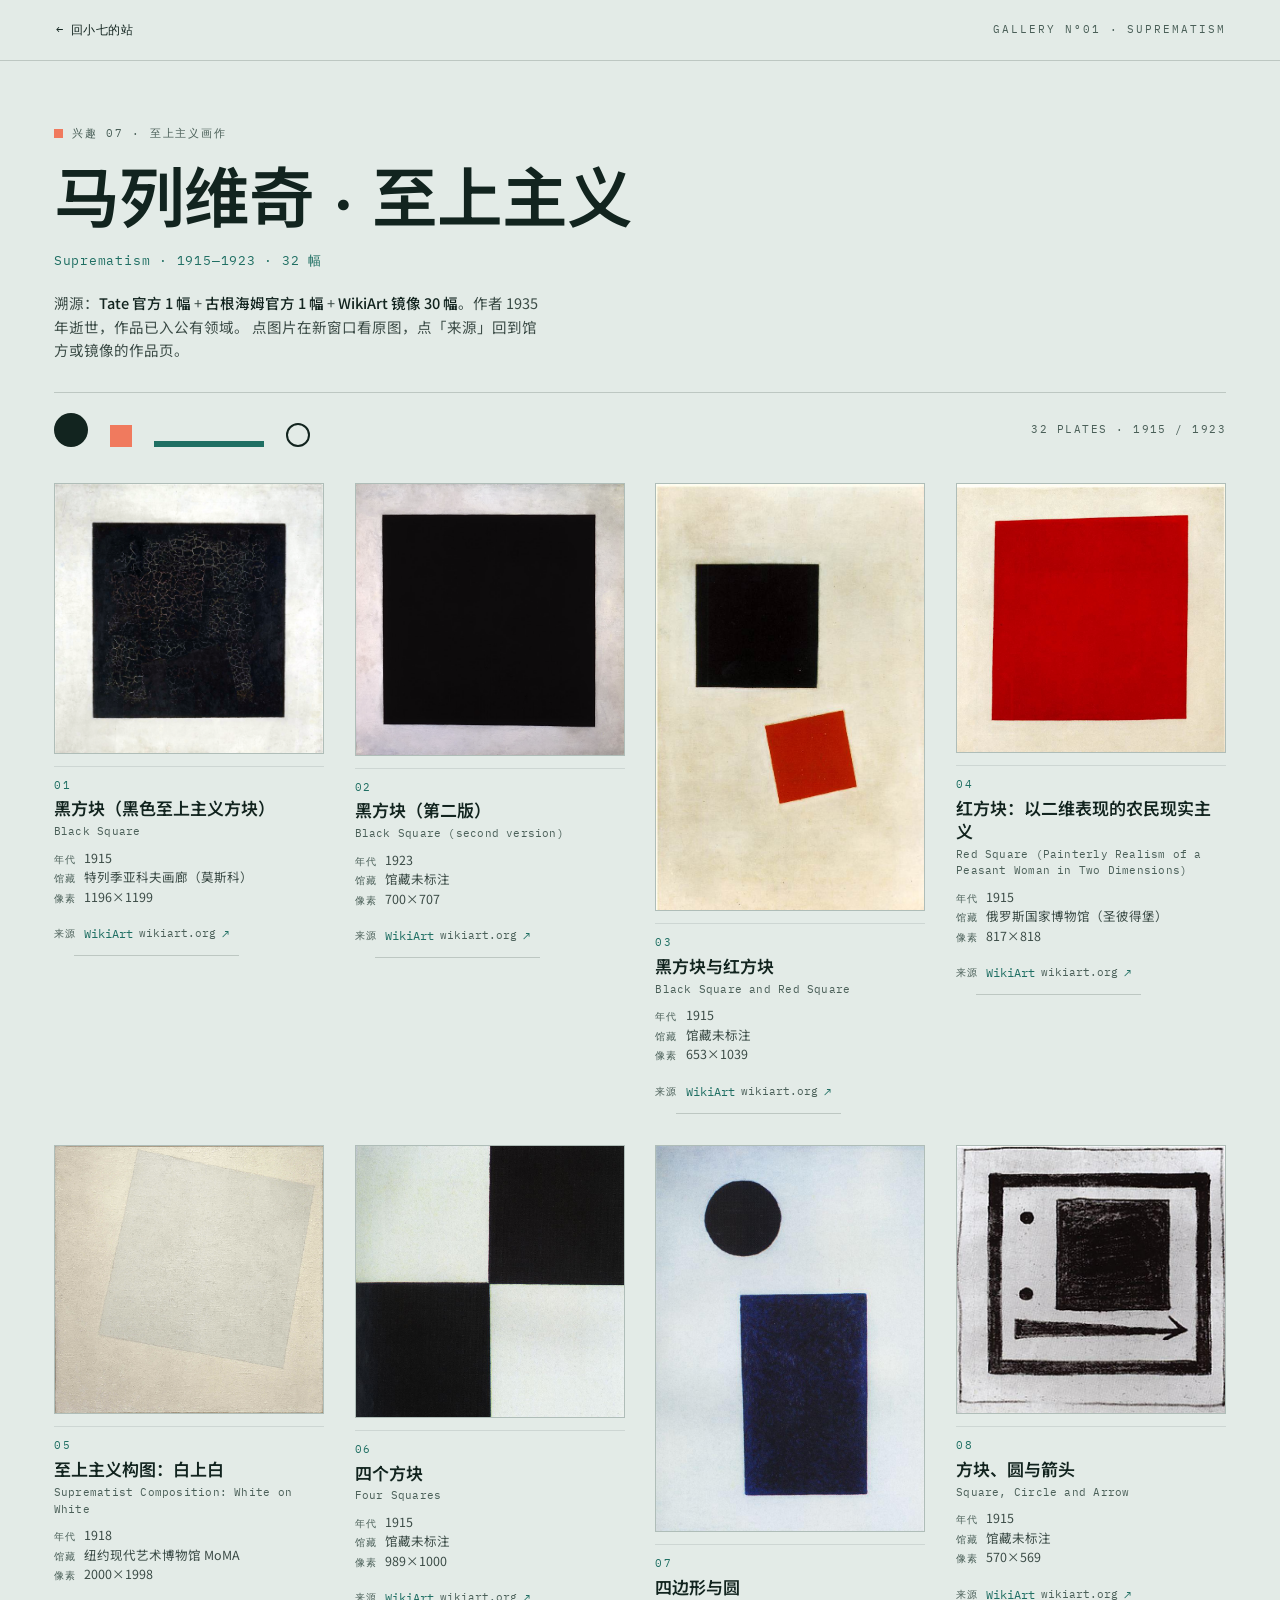
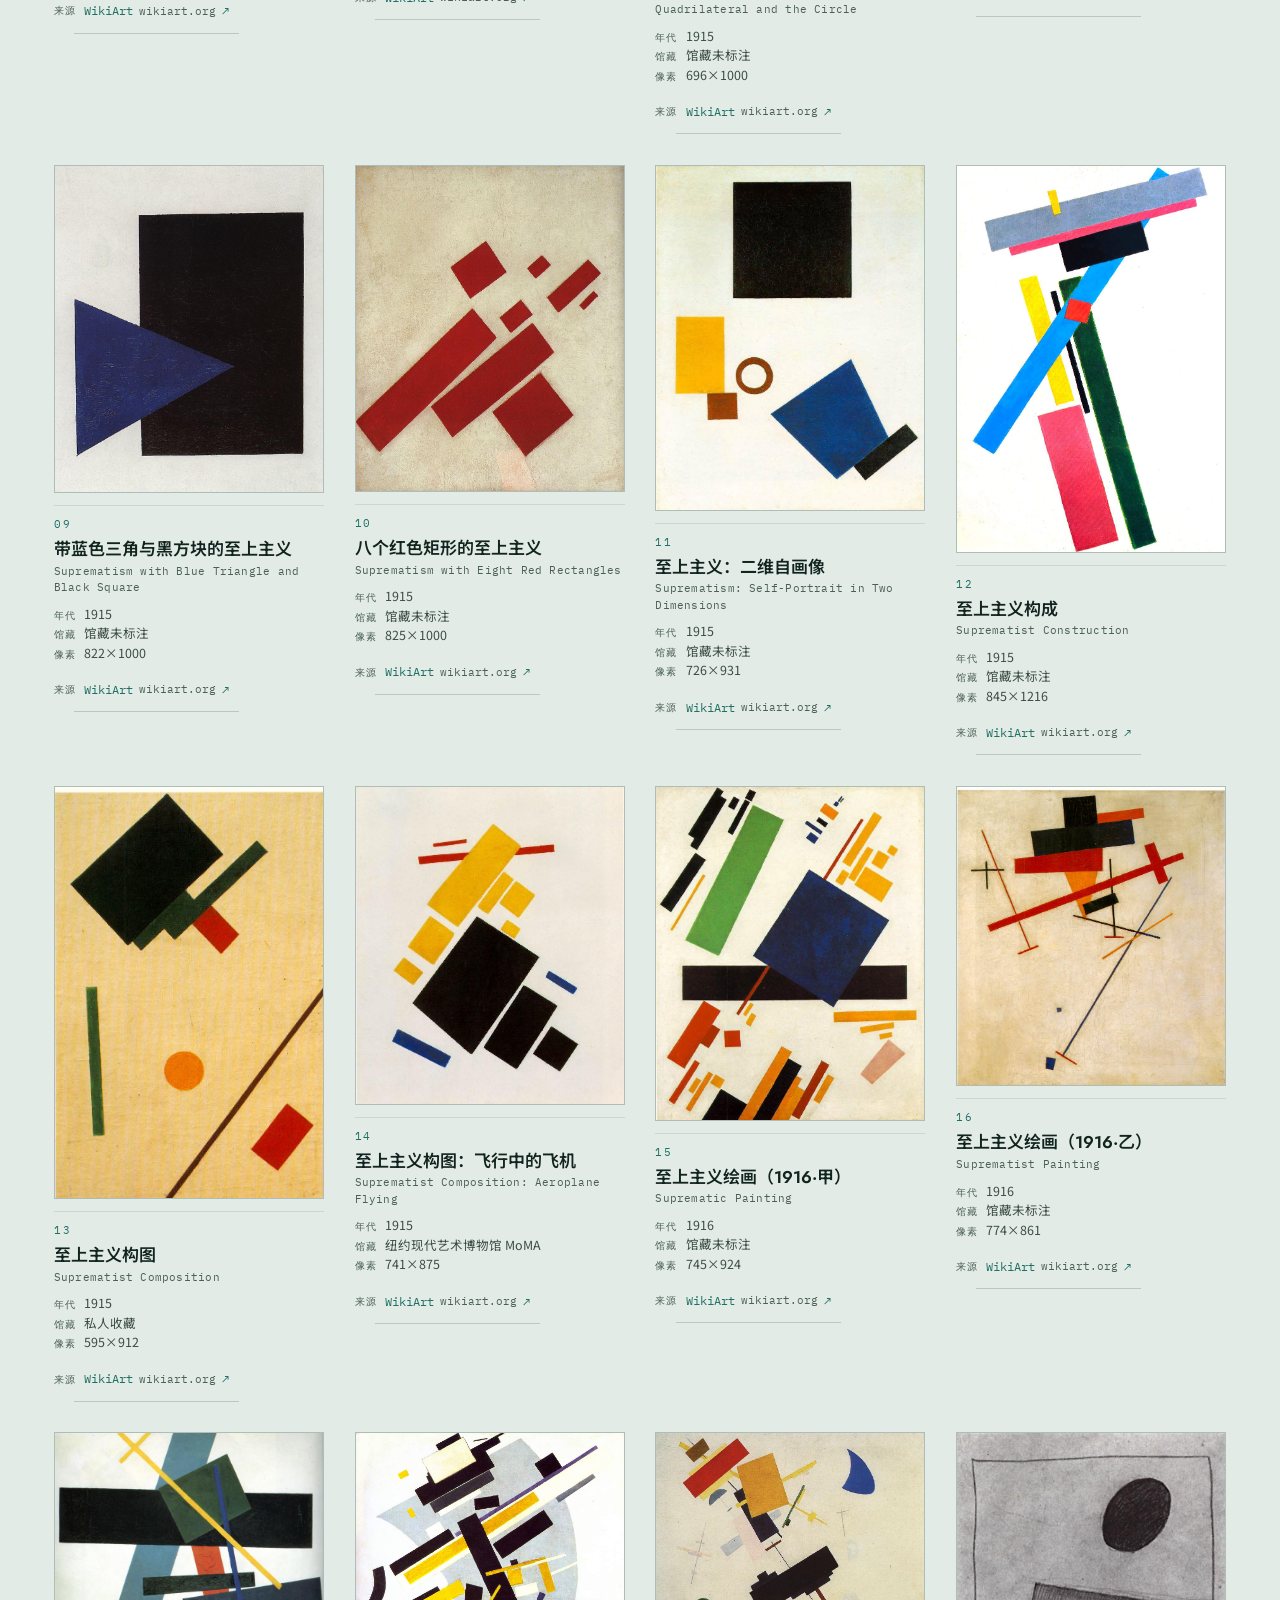
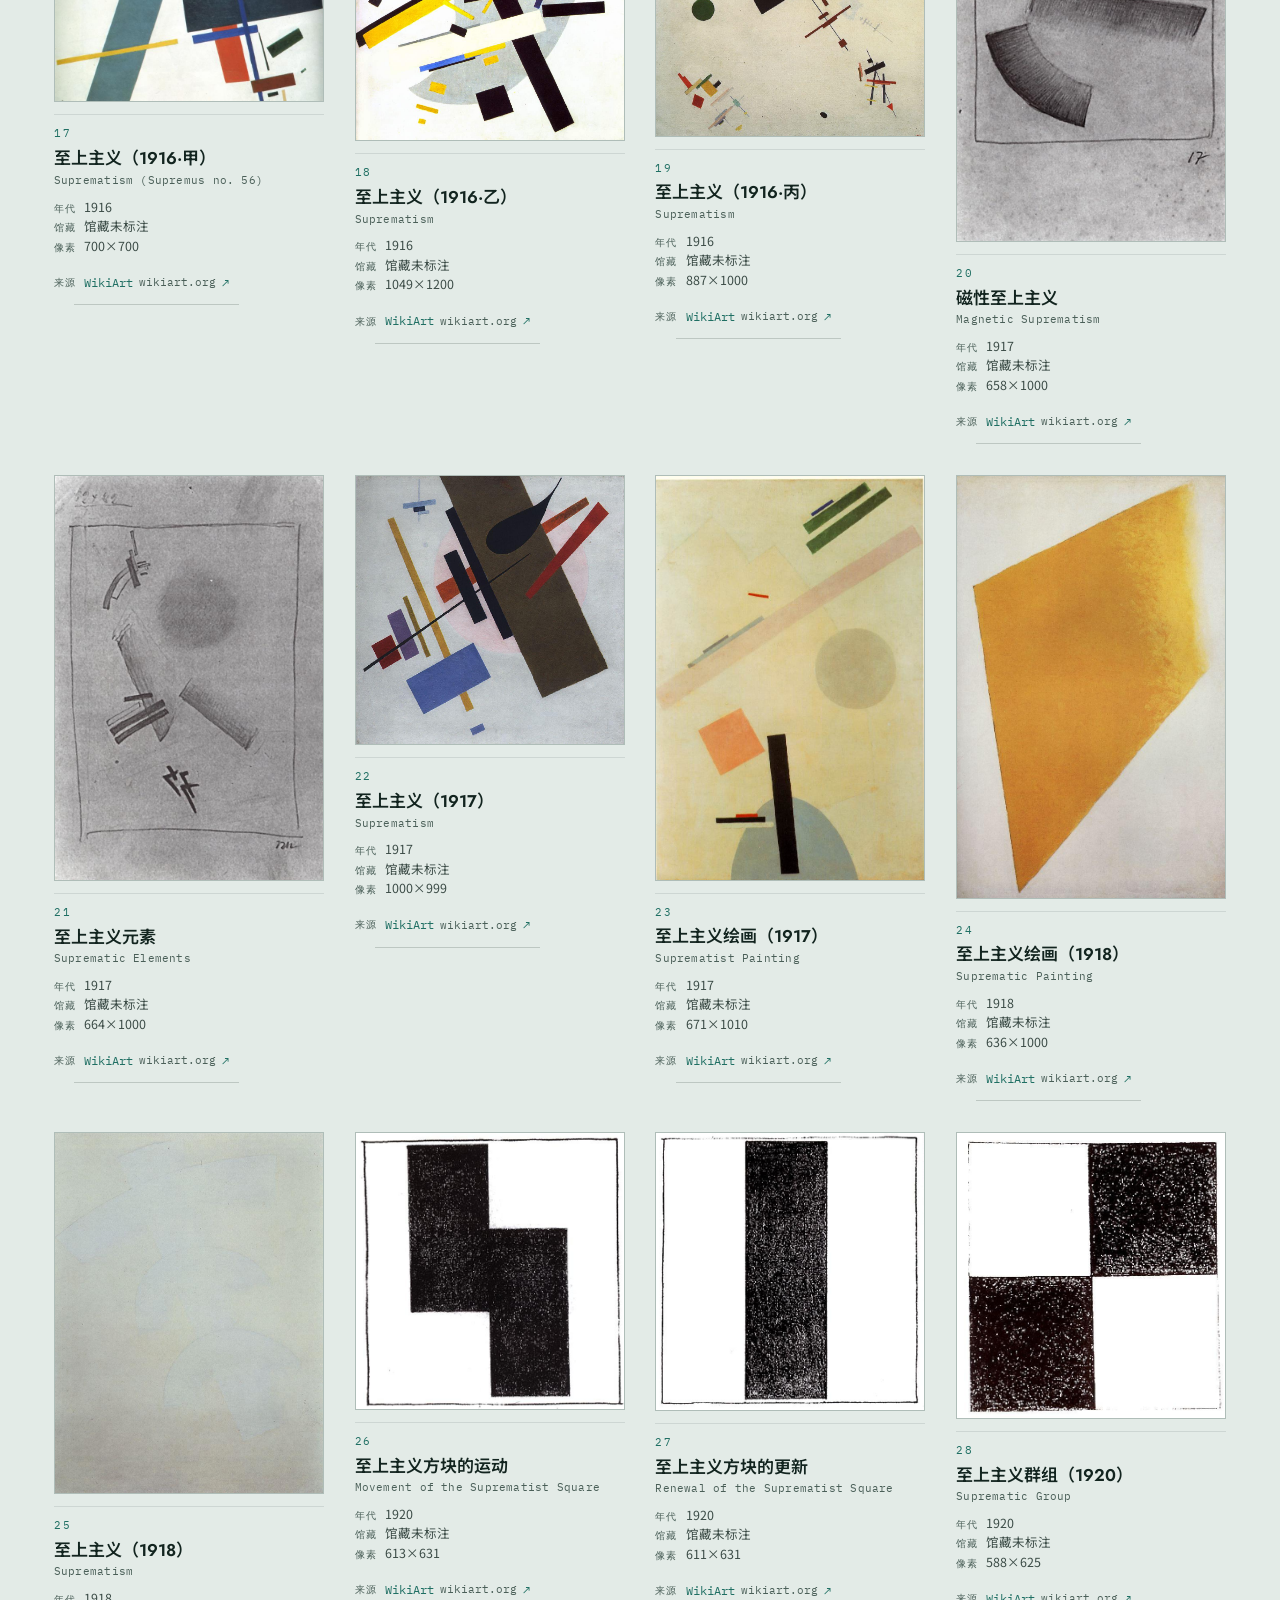
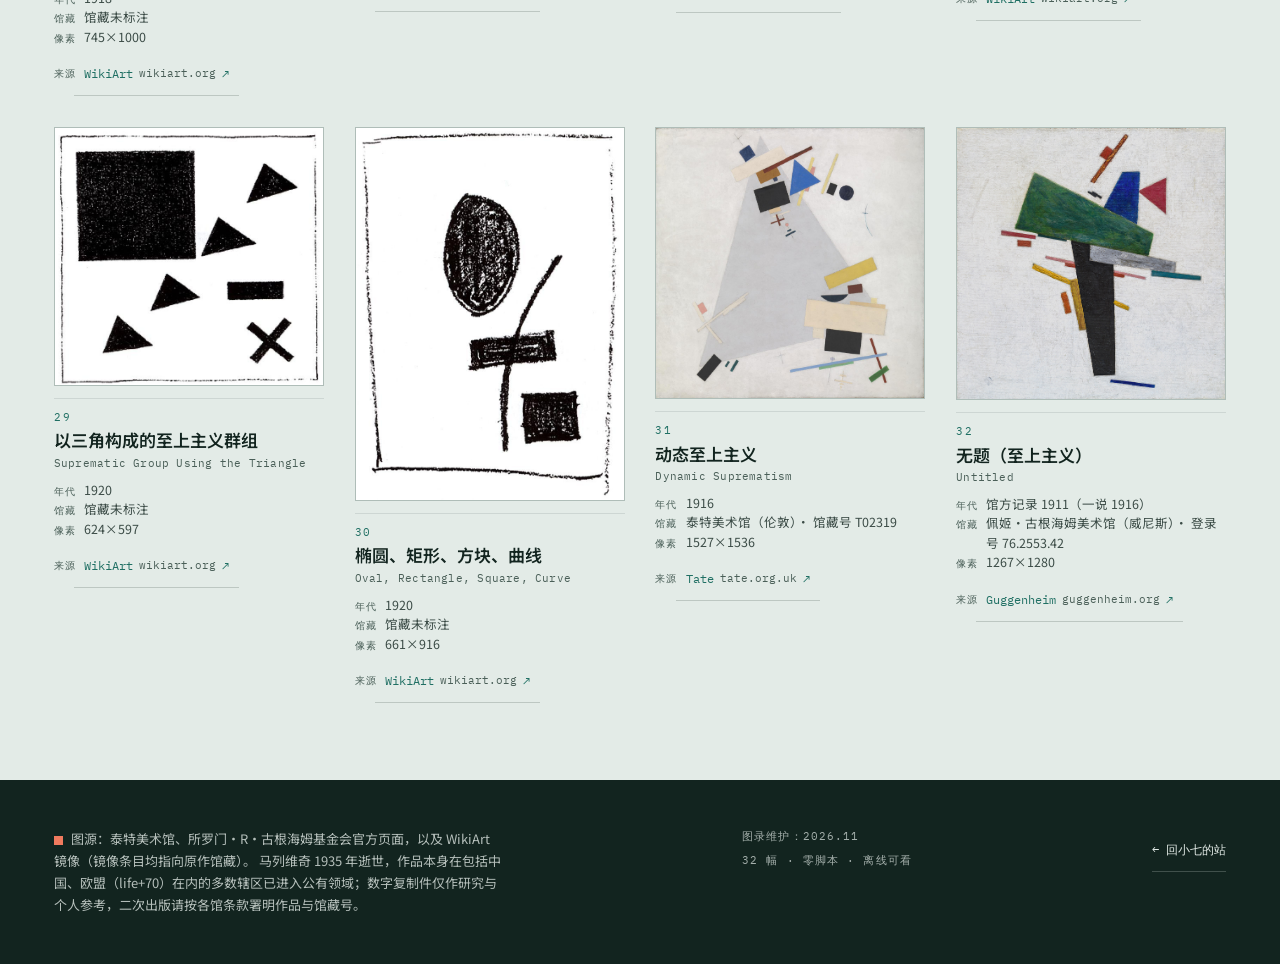
<file: suprematism/index.html>
<!DOCTYPE html>
<html lang="zh-CN">
<head>
<meta charset="utf-8">
<meta name="viewport" content="width=device-width, initial-scale=1, viewport-fit=cover">
<title>马列维奇 · 至上主义 — 32 幅图录 | 小七</title>
<meta name="description" content="马列维奇至上主义画作图录：32 幅，1915—1923。Tate 官方 1 幅 + 古根海姆官方 1 幅 + WikiArt 镜像 30 幅；作者 1935 年逝世，作品已入公有领域。">
<meta name="color-scheme" content="light">
<meta name="theme-color" content="#E3EBE7">
<link rel="icon" href="data:image/svg+xml,%3Csvg xmlns='http://www.w3.org/2000/svg' viewBox='0 0 32 32'%3E%3Crect width='32' height='32' fill='%23E3EBE7'/%3E%3Crect x='6' y='6' width='14' height='14' fill='%2312241F'/%3E%3Ccircle cx='23' cy='21' r='5' fill='%23F07A5E'/%3E%3C/svg%3E">
<link rel="preconnect" href="https://fonts.googleapis.com">
<link rel="preconnect" href="https://fonts.gstatic.com" crossorigin>
<link href="https://fonts.googleapis.com/css2?family=Jost:wght@400;500;600;700&family=IBM+Plex+Mono:wght@400;500&family=Noto+Sans+SC:wght@300;400;500;700&display=swap" rel="stylesheet">
<style>
/* ============================================================
   至上主义图录 · 单文件样式（零 JS / 零外部依赖）
   规则：只用直线、直角、圆；零阴影、零渐变、零圆角。
   色板取自站点 style.css :root，不新增色值。
   ============================================================ */
:root{
  --paper:#E3EBE7; --paper-2:#D2DFDA; --ink:#12241F;
  --coral:#F07A5E; --teal:#1F6F63; --sage:#AFC6BE;
  --ink-80:#3c4c47; --muted:#4A5F58;
  --paper-muted:#a4afab; --paper-60:#8f9b97;
  --line:rgba(18,36,31,.18); --line-soft:rgba(18,36,31,.10);
  --line-paper:rgba(227,235,231,.22);
  --f-display:"Jost","Noto Sans SC","PingFang SC","Hiragino Sans GB","Microsoft YaHei",system-ui,sans-serif;
  --f-body:"Noto Sans SC","Jost","PingFang SC","Hiragino Sans GB","Microsoft YaHei",system-ui,sans-serif;
  --f-mono:"IBM Plex Mono","SFMono-Regular",Consolas,monospace;
  --pad:clamp(20px,4.2vw,64px);
  --max:1440px;
}
*,*::before,*::after{ box-sizing:border-box; }
html{ -webkit-text-size-adjust:100%; scroll-padding-top:24px; }
body{
  margin:0; background:var(--paper); color:var(--ink);
  font-family:var(--f-body); font-size:16px; line-height:1.62;
  -webkit-font-smoothing:antialiased;
}
a{ color:var(--teal); }
img{ border:0; }

.skip{
  position:absolute; left:0; top:0; z-index:9;
  display:inline-flex; align-items:center; min-height:44px;
  padding:0 18px;
  background:var(--ink); color:var(--paper);
  font-family:var(--f-mono); font-size:12px;
  transform:translateY(-130%);
}
.skip:focus{ transform:none; }

/* ---------- 顶栏：全宽细线 + 一条走查带 ---------- */
.top{ border-bottom:1px solid var(--line); }
.top__in{
  max-width:var(--max); margin:0 auto;
  padding:0 var(--pad);
  min-height:60px;
  display:flex; align-items:center; justify-content:space-between; gap:16px;
  flex-wrap:wrap;
}
.back{
  display:inline-flex; align-items:center; min-height:44px;
  padding:0 2px;
  font-family:var(--f-mono); font-size:12px; letter-spacing:.04em;
  color:var(--ink); text-decoration:none;
  border-bottom:1px solid transparent;
}
.back:hover,.back:focus-visible{ border-bottom-color:var(--ink); }
.top__meta{
  font-family:var(--f-mono); font-size:11px; letter-spacing:.18em;
  text-transform:uppercase; color:var(--muted);
}

/* ---------- 页头 ---------- */
.head{
  max-width:var(--max); margin:0 auto;
  padding:clamp(28px,5vw,64px) var(--pad) clamp(20px,3vw,36px);
}
.eyebrow{
  margin:0 0 clamp(14px,2vw,22px);
  display:flex; align-items:center; gap:9px;
  font-family:var(--f-mono); font-size:11px; letter-spacing:.16em;
  text-transform:uppercase; color:var(--muted);
}
.eyebrow i{ width:9px; height:9px; background:var(--coral); flex:0 0 auto; }
.head h1{
  margin:0;
  font-family:var(--f-display); font-weight:600;
  font-size:clamp(1.85rem,5.4vw,4.1rem);
  line-height:1.06; letter-spacing:-.015em;
}
.head__sub{
  margin:clamp(10px,1.6vw,16px) 0 0;
  font-family:var(--f-mono); font-size:clamp(11px,1.4vw,13px);
  letter-spacing:.06em; color:var(--teal);
}
.head__note{
  margin:clamp(14px,2vw,20px) 0 0;
  max-width:62ch;
  font-size:clamp(13px,1.5vw,14.5px);
  color:var(--ink-80);
}
.head__note b{ font-weight:500; color:var(--ink); }
/* 页头装饰：方块 / 圆 / 条，全部静态几何 */
.shapes{
  margin:clamp(20px,3vw,30px) 0 0;
  display:flex; align-items:flex-end; gap:clamp(12px,2vw,22px);
  border-top:1px solid var(--line); padding-top:clamp(14px,2vw,20px);
}
.shapes i{ display:block; flex:0 0 auto; }
.sh-circle{ width:clamp(22px,3.4vw,34px); height:clamp(22px,3.4vw,34px); background:var(--ink); border-radius:50%; }
.sh-square{ width:clamp(14px,2.2vw,22px); height:clamp(14px,2.2vw,22px); background:var(--coral); }
.sh-bar{ width:clamp(40px,9vw,110px); height:6px; background:var(--teal); }
.sh-ring{ width:clamp(16px,2.4vw,24px); height:clamp(16px,2.4vw,24px); border:2px solid var(--ink); border-radius:50%; background:transparent; }
.shapes span{
  margin-left:auto; align-self:center;
  font-family:var(--f-mono); font-size:10.5px; letter-spacing:.14em;
  text-transform:uppercase; color:var(--muted);
}

/* ---------- 网格 ---------- */
.grid-wrap{
  max-width:var(--max); margin:0 auto;
  padding:0 var(--pad) clamp(40px,6vw,80px);
}
.grid{
  list-style:none; margin:0; padding:0;
  display:grid;
  grid-template-columns:repeat(auto-fill,minmax(min(100%,15.5rem),1fr));
  gap:clamp(18px,2.4vw,34px);
  align-items:start;
}
.card{ min-width:0; }
.card__media{
  display:block; width:100%;
  border:1px solid var(--line);
  background:var(--paper-2);
  line-height:0;
  transition:border-color .2s ease;
}
.card__media:hover,.card__media:focus-visible{ border-color:var(--ink); }
.card__media img{ display:block; width:100%; height:auto; }
.card__meta{
  margin-top:12px;
  padding-top:10px;
  border-top:1px solid var(--line-soft);
  min-width:0;
}
.card__no{
  margin:0; font-family:var(--f-mono); font-size:11px;
  letter-spacing:.16em; color:var(--teal);
}
.card__zh{
  margin:4px 0 2px;
  font-family:var(--f-display); font-weight:600;
  font-size:clamp(15px,1.5vw,17px); line-height:1.34;
  overflow-wrap:anywhere;
}
.card__en{
  margin:0 0 8px;
  font-family:var(--f-mono); font-size:11px; line-height:1.5;
  letter-spacing:.02em; color:var(--muted);
  overflow-wrap:anywhere;
}
.card__fact{
  margin:0; display:flex; gap:8px; align-items:baseline;
  font-size:12.5px; line-height:1.55; color:var(--ink-80);
}
.card__fact .k{
  flex:0 0 auto; font-family:var(--f-mono); font-size:10px;
  letter-spacing:.11em; text-transform:uppercase; color:var(--muted);
}
.card__fact .v{ min-width:0; overflow-wrap:anywhere; }
.card__src{
  margin:6px 0 0; display:flex; align-items:center; gap:8px;
  font-size:12.5px; color:var(--ink-80);
}
.card__src .k{
  font-family:var(--f-mono); font-size:10px;
  letter-spacing:.11em; text-transform:uppercase; color:var(--muted);
}
.srclink{
  display:inline-flex; align-items:center; gap:6px;
  min-height:44px; padding:0 10px; margin-left:-10px;
  font-family:var(--f-mono); font-size:12px;
  color:var(--teal); text-decoration:none;
  border-bottom:1px solid var(--line);
  overflow-wrap:anywhere;
}
.srclink:hover,.srclink:focus-visible{ border-bottom-color:var(--teal); color:var(--ink); }
.srclink__host{ font-size:10.5px; color:var(--muted); }

/* ---------- 页脚 ---------- */
.foot{ background:var(--ink); color:var(--paper); }
.foot__in{
  max-width:var(--max); margin:0 auto;
  padding:clamp(28px,4vw,48px) var(--pad);
  display:flex; flex-wrap:wrap; gap:clamp(14px,2vw,24px);
  align-items:flex-start; justify-content:space-between;
}
.foot__note{ margin:0; max-width:64ch; font-size:13px; line-height:1.7; color:rgba(227,235,231,.78); }
.foot__meta{
  margin:0; font-family:var(--f-mono); font-size:11px; letter-spacing:.1em;
  color:var(--paper-muted);
}
.foot__meta span{ display:block; }
.foot__meta span + span{ margin-top:6px; }
.foot__back{
  display:inline-flex; align-items:center; min-height:44px;
  font-family:var(--f-mono); font-size:12px;
  color:var(--paper); text-decoration:none;
  border-bottom:1px solid var(--line-paper);
}
.foot__back:hover,.foot__back:focus-visible{ border-bottom-color:var(--paper); }
.foot-sq{ display:inline-block; width:9px; height:9px; background:var(--coral); margin-right:8px; vertical-align:middle; }

/* ---------- ≤680 ---------- */
@media (max-width:680px){
  .grid{ gap:20px; grid-template-columns:repeat(auto-fill,minmax(min(100%,12.5rem),1fr)); }
  .head__note{ font-size:13px; }
  .top__meta{ display:none; }
  .card__zh{ font-size:15px; }
  .foot__in{ flex-direction:column; }
}
/* ---------- ≤380 ---------- */
@media (max-width:380px){
  :root{ --pad:14px; }
  .grid{ grid-template-columns:1fr; gap:22px; }
  .head h1{ font-size:1.6rem; }
  .shapes span{ display:none; }
}
@media (prefers-reduced-motion:reduce){
  *{ transition:none !important; }
}
</style>
</head>
<body>

<a class="skip" href="#grid">跳到图录</a>

<header class="top">
  <div class="top__in">
    <a class="back" href="../index.html#index">← 回小七的站</a>
    <span class="top__meta">Gallery Nº01 · Suprematism</span>
  </div>
</header>

<main id="top">

  <section class="head">
    <p class="eyebrow"><i aria-hidden="true"></i>兴趣 07 · 至上主义画作</p>
    <h1>马列维奇 · 至上主义</h1>
    <p class="head__sub">Suprematism · 1915—1923 · 32 幅</p>
    <p class="head__note">
      溯源：<b>Tate 官方 1 幅</b> + <b>古根海姆官方 1 幅</b> + <b>WikiArt 镜像 30 幅</b>。作者 1935 年逝世，作品已入公有领域。
      点图片在新窗口看原图，点「来源」回到馆方或镜像的作品页。
    </p>
    <div class="shapes" aria-hidden="true">
      <i class="sh-circle"></i><i class="sh-square"></i><i class="sh-bar"></i><i class="sh-ring"></i>
      <span>32 plates · 1915 / 1923</span>
    </div>
  </section>

  <section class="grid-wrap" id="grid" tabindex="-1" aria-label="至上主义图录">
    <ul class="grid">
      <li class="card">
        <a class="card__media" href="img/01_1915_black-square-1915.png" target="_blank" rel="noopener" title="在新窗口打开原图">
          <img src="img/01_1915_black-square-1915.png" alt="黑方块（黑色至上主义方块） Black Square，1915" width="1196" height="1199" loading="lazy" decoding="async">
        </a>
        <div class="card__meta">
          <p class="card__no">01</p>
          <h2 class="card__zh">黑方块（黑色至上主义方块）</h2>
          <p class="card__en" lang="en">Black Square</p>
          <p class="card__fact"><span class="k">年代</span><span class="v">1915</span></p>
          <p class="card__fact"><span class="k">馆藏</span><span class="v">特列季亚科夫画廊（莫斯科）</span></p>
          <p class="card__fact"><span class="k">像素</span><span class="v">1196×1199</span></p>
          <p class="card__src"><span class="k">来源</span>
            <a class="srclink" href="https://www.wikiart.org/en/kazimir-malevich/black-square-1915" target="_blank" rel="noopener">WikiArt<span class="srclink__host">wikiart.org</span><span aria-hidden="true">↗</span></a>
          </p>
        </div>
      </li>
      <li class="card">
        <a class="card__media" href="img/02_1923_black-square-2nd-version-1923.png" target="_blank" rel="noopener" title="在新窗口打开原图">
          <img src="img/02_1923_black-square-2nd-version-1923.png" alt="黑方块（第二版） Black Square (second version)，1923" width="700" height="707" loading="lazy" decoding="async">
        </a>
        <div class="card__meta">
          <p class="card__no">02</p>
          <h2 class="card__zh">黑方块（第二版）</h2>
          <p class="card__en" lang="en">Black Square (second version)</p>
          <p class="card__fact"><span class="k">年代</span><span class="v">1923</span></p>
          <p class="card__fact"><span class="k">馆藏</span><span class="v">馆藏未标注</span></p>
          <p class="card__fact"><span class="k">像素</span><span class="v">700×707</span></p>
          <p class="card__src"><span class="k">来源</span>
            <a class="srclink" href="https://www.wikiart.org/en/kazimir-malevich/black-square-2nd-version-1923" target="_blank" rel="noopener">WikiArt<span class="srclink__host">wikiart.org</span><span aria-hidden="true">↗</span></a>
          </p>
        </div>
      </li>
      <li class="card">
        <a class="card__media" href="img/03_1915_black-square-and-red-square-1915.jpg" target="_blank" rel="noopener" title="在新窗口打开原图">
          <img src="img/03_1915_black-square-and-red-square-1915.jpg" alt="黑方块与红方块 Black Square and Red Square，1915" width="653" height="1039" loading="lazy" decoding="async">
        </a>
        <div class="card__meta">
          <p class="card__no">03</p>
          <h2 class="card__zh">黑方块与红方块</h2>
          <p class="card__en" lang="en">Black Square and Red Square</p>
          <p class="card__fact"><span class="k">年代</span><span class="v">1915</span></p>
          <p class="card__fact"><span class="k">馆藏</span><span class="v">馆藏未标注</span></p>
          <p class="card__fact"><span class="k">像素</span><span class="v">653×1039</span></p>
          <p class="card__src"><span class="k">来源</span>
            <a class="srclink" href="https://www.wikiart.org/en/kazimir-malevich/black-square-and-red-square-1915" target="_blank" rel="noopener">WikiArt<span class="srclink__host">wikiart.org</span><span aria-hidden="true">↗</span></a>
          </p>
        </div>
      </li>
      <li class="card">
        <a class="card__media" href="img/04_1915_red-square-1915.jpg" target="_blank" rel="noopener" title="在新窗口打开原图">
          <img src="img/04_1915_red-square-1915.jpg" alt="红方块：以二维表现的农民现实主义 Red Square (Painterly Realism of a Peasant Woman in Two Dimensions)，1915" width="817" height="818" loading="lazy" decoding="async">
        </a>
        <div class="card__meta">
          <p class="card__no">04</p>
          <h2 class="card__zh">红方块：以二维表现的农民现实主义</h2>
          <p class="card__en" lang="en">Red Square (Painterly Realism of a Peasant Woman in Two Dimensions)</p>
          <p class="card__fact"><span class="k">年代</span><span class="v">1915</span></p>
          <p class="card__fact"><span class="k">馆藏</span><span class="v">俄罗斯国家博物馆（圣彼得堡）</span></p>
          <p class="card__fact"><span class="k">像素</span><span class="v">817×818</span></p>
          <p class="card__src"><span class="k">来源</span>
            <a class="srclink" href="https://www.wikiart.org/en/kazimir-malevich/red-square-1915" target="_blank" rel="noopener">WikiArt<span class="srclink__host">wikiart.org</span><span aria-hidden="true">↗</span></a>
          </p>
        </div>
      </li>
      <li class="card">
        <a class="card__media" href="img/05_1918_white-square-1917.png" target="_blank" rel="noopener" title="在新窗口打开原图">
          <img src="img/05_1918_white-square-1917.png" alt="至上主义构图：白上白 Suprematist Composition: White on White，1918" width="2000" height="1998" loading="lazy" decoding="async">
        </a>
        <div class="card__meta">
          <p class="card__no">05</p>
          <h2 class="card__zh">至上主义构图：白上白</h2>
          <p class="card__en" lang="en">Suprematist Composition: White on White</p>
          <p class="card__fact"><span class="k">年代</span><span class="v">1918</span></p>
          <p class="card__fact"><span class="k">馆藏</span><span class="v">纽约现代艺术博物馆 MoMA</span></p>
          <p class="card__fact"><span class="k">像素</span><span class="v">2000×1998</span></p>
          <p class="card__src"><span class="k">来源</span>
            <a class="srclink" href="https://www.wikiart.org/en/kazimir-malevich/white-square-1917" target="_blank" rel="noopener">WikiArt<span class="srclink__host">wikiart.org</span><span aria-hidden="true">↗</span></a>
          </p>
        </div>
      </li>
      <li class="card">
        <a class="card__media" href="img/06_1915_four-square-1915.jpg" target="_blank" rel="noopener" title="在新窗口打开原图">
          <img src="img/06_1915_four-square-1915.jpg" alt="四个方块 Four Squares，1915" width="989" height="1000" loading="lazy" decoding="async">
        </a>
        <div class="card__meta">
          <p class="card__no">06</p>
          <h2 class="card__zh">四个方块</h2>
          <p class="card__en" lang="en">Four Squares</p>
          <p class="card__fact"><span class="k">年代</span><span class="v">1915</span></p>
          <p class="card__fact"><span class="k">馆藏</span><span class="v">馆藏未标注</span></p>
          <p class="card__fact"><span class="k">像素</span><span class="v">989×1000</span></p>
          <p class="card__src"><span class="k">来源</span>
            <a class="srclink" href="https://www.wikiart.org/en/kazimir-malevich/four-square-1915" target="_blank" rel="noopener">WikiArt<span class="srclink__host">wikiart.org</span><span aria-hidden="true">↗</span></a>
          </p>
        </div>
      </li>
      <li class="card">
        <a class="card__media" href="img/07_1915_quadrilateral-and-the-circle-1915.jpg" target="_blank" rel="noopener" title="在新窗口打开原图">
          <img src="img/07_1915_quadrilateral-and-the-circle-1915.jpg" alt="四边形与圆 Quadrilateral and the Circle，1915" width="696" height="1000" loading="lazy" decoding="async">
        </a>
        <div class="card__meta">
          <p class="card__no">07</p>
          <h2 class="card__zh">四边形与圆</h2>
          <p class="card__en" lang="en">Quadrilateral and the Circle</p>
          <p class="card__fact"><span class="k">年代</span><span class="v">1915</span></p>
          <p class="card__fact"><span class="k">馆藏</span><span class="v">馆藏未标注</span></p>
          <p class="card__fact"><span class="k">像素</span><span class="v">696×1000</span></p>
          <p class="card__src"><span class="k">来源</span>
            <a class="srclink" href="https://www.wikiart.org/en/kazimir-malevich/quadrilateral-and-the-circle-1915" target="_blank" rel="noopener">WikiArt<span class="srclink__host">wikiart.org</span><span aria-hidden="true">↗</span></a>
          </p>
        </div>
      </li>
      <li class="card">
        <a class="card__media" href="img/08_1915_square-circle-and-arrow-1915.jpg" target="_blank" rel="noopener" title="在新窗口打开原图">
          <img src="img/08_1915_square-circle-and-arrow-1915.jpg" alt="方块、圆与箭头 Square, Circle and Arrow，1915" width="570" height="569" loading="lazy" decoding="async">
        </a>
        <div class="card__meta">
          <p class="card__no">08</p>
          <h2 class="card__zh">方块、圆与箭头</h2>
          <p class="card__en" lang="en">Square, Circle and Arrow</p>
          <p class="card__fact"><span class="k">年代</span><span class="v">1915</span></p>
          <p class="card__fact"><span class="k">馆藏</span><span class="v">馆藏未标注</span></p>
          <p class="card__fact"><span class="k">像素</span><span class="v">570×569</span></p>
          <p class="card__src"><span class="k">来源</span>
            <a class="srclink" href="https://www.wikiart.org/en/kazimir-malevich/square-circle-and-arrow-1915" target="_blank" rel="noopener">WikiArt<span class="srclink__host">wikiart.org</span><span aria-hidden="true">↗</span></a>
          </p>
        </div>
      </li>
      <li class="card">
        <a class="card__media" href="img/09_1915_suprematism-with-blue-triangle-and-black-square-1915.jpg" target="_blank" rel="noopener" title="在新窗口打开原图">
          <img src="img/09_1915_suprematism-with-blue-triangle-and-black-square-1915.jpg" alt="带蓝色三角与黑方块的至上主义 Suprematism with Blue Triangle and Black Square，1915" width="822" height="1000" loading="lazy" decoding="async">
        </a>
        <div class="card__meta">
          <p class="card__no">09</p>
          <h2 class="card__zh">带蓝色三角与黑方块的至上主义</h2>
          <p class="card__en" lang="en">Suprematism with Blue Triangle and Black Square</p>
          <p class="card__fact"><span class="k">年代</span><span class="v">1915</span></p>
          <p class="card__fact"><span class="k">馆藏</span><span class="v">馆藏未标注</span></p>
          <p class="card__fact"><span class="k">像素</span><span class="v">822×1000</span></p>
          <p class="card__src"><span class="k">来源</span>
            <a class="srclink" href="https://www.wikiart.org/en/kazimir-malevich/suprematism-with-blue-triangle-and-black-square-1915" target="_blank" rel="noopener">WikiArt<span class="srclink__host">wikiart.org</span><span aria-hidden="true">↗</span></a>
          </p>
        </div>
      </li>
      <li class="card">
        <a class="card__media" href="img/10_1915_suprematism-with-eight-rectangles-1915.jpg" target="_blank" rel="noopener" title="在新窗口打开原图">
          <img src="img/10_1915_suprematism-with-eight-rectangles-1915.jpg" alt="八个红色矩形的至上主义 Suprematism with Eight Red Rectangles，1915" width="825" height="1000" loading="lazy" decoding="async">
        </a>
        <div class="card__meta">
          <p class="card__no">10</p>
          <h2 class="card__zh">八个红色矩形的至上主义</h2>
          <p class="card__en" lang="en">Suprematism with Eight Red Rectangles</p>
          <p class="card__fact"><span class="k">年代</span><span class="v">1915</span></p>
          <p class="card__fact"><span class="k">馆藏</span><span class="v">馆藏未标注</span></p>
          <p class="card__fact"><span class="k">像素</span><span class="v">825×1000</span></p>
          <p class="card__src"><span class="k">来源</span>
            <a class="srclink" href="https://www.wikiart.org/en/kazimir-malevich/suprematism-with-eight-rectangles-1915" target="_blank" rel="noopener">WikiArt<span class="srclink__host">wikiart.org</span><span aria-hidden="true">↗</span></a>
          </p>
        </div>
      </li>
      <li class="card">
        <a class="card__media" href="img/11_1915_suprematism-self-portrait-in-two-dimensions-1915.jpg" target="_blank" rel="noopener" title="在新窗口打开原图">
          <img src="img/11_1915_suprematism-self-portrait-in-two-dimensions-1915.jpg" alt="至上主义：二维自画像 Suprematism: Self-Portrait in Two Dimensions，1915" width="726" height="931" loading="lazy" decoding="async">
        </a>
        <div class="card__meta">
          <p class="card__no">11</p>
          <h2 class="card__zh">至上主义：二维自画像</h2>
          <p class="card__en" lang="en">Suprematism: Self-Portrait in Two Dimensions</p>
          <p class="card__fact"><span class="k">年代</span><span class="v">1915</span></p>
          <p class="card__fact"><span class="k">馆藏</span><span class="v">馆藏未标注</span></p>
          <p class="card__fact"><span class="k">像素</span><span class="v">726×931</span></p>
          <p class="card__src"><span class="k">来源</span>
            <a class="srclink" href="https://www.wikiart.org/en/kazimir-malevich/suprematism-self-portrait-in-two-dimensions-1915" target="_blank" rel="noopener">WikiArt<span class="srclink__host">wikiart.org</span><span aria-hidden="true">↗</span></a>
          </p>
        </div>
      </li>
      <li class="card">
        <a class="card__media" href="img/12_1915_suprematistic-construction-1915.jpg" target="_blank" rel="noopener" title="在新窗口打开原图">
          <img src="img/12_1915_suprematistic-construction-1915.jpg" alt="至上主义构成 Suprematist Construction，1915" width="845" height="1216" loading="lazy" decoding="async">
        </a>
        <div class="card__meta">
          <p class="card__no">12</p>
          <h2 class="card__zh">至上主义构成</h2>
          <p class="card__en" lang="en">Suprematist Construction</p>
          <p class="card__fact"><span class="k">年代</span><span class="v">1915</span></p>
          <p class="card__fact"><span class="k">馆藏</span><span class="v">馆藏未标注</span></p>
          <p class="card__fact"><span class="k">像素</span><span class="v">845×1216</span></p>
          <p class="card__src"><span class="k">来源</span>
            <a class="srclink" href="https://www.wikiart.org/en/kazimir-malevich/suprematistic-construction-1915" target="_blank" rel="noopener">WikiArt<span class="srclink__host">wikiart.org</span><span aria-hidden="true">↗</span></a>
          </p>
        </div>
      </li>
      <li class="card">
        <a class="card__media" href="img/13_1915_suprematist-composition-1915.jpg" target="_blank" rel="noopener" title="在新窗口打开原图">
          <img src="img/13_1915_suprematist-composition-1915.jpg" alt="至上主义构图 Suprematist Composition，1915" width="595" height="912" loading="lazy" decoding="async">
        </a>
        <div class="card__meta">
          <p class="card__no">13</p>
          <h2 class="card__zh">至上主义构图</h2>
          <p class="card__en" lang="en">Suprematist Composition</p>
          <p class="card__fact"><span class="k">年代</span><span class="v">1915</span></p>
          <p class="card__fact"><span class="k">馆藏</span><span class="v">私人收藏</span></p>
          <p class="card__fact"><span class="k">像素</span><span class="v">595×912</span></p>
          <p class="card__src"><span class="k">来源</span>
            <a class="srclink" href="https://www.wikiart.org/en/kazimir-malevich/suprematist-composition-1915" target="_blank" rel="noopener">WikiArt<span class="srclink__host">wikiart.org</span><span aria-hidden="true">↗</span></a>
          </p>
        </div>
      </li>
      <li class="card">
        <a class="card__media" href="img/14_1915_aeroplane-flying-1915.jpg" target="_blank" rel="noopener" title="在新窗口打开原图">
          <img src="img/14_1915_aeroplane-flying-1915.jpg" alt="至上主义构图：飞行中的飞机 Suprematist Composition: Aeroplane Flying，1915" width="741" height="875" loading="lazy" decoding="async">
        </a>
        <div class="card__meta">
          <p class="card__no">14</p>
          <h2 class="card__zh">至上主义构图：飞行中的飞机</h2>
          <p class="card__en" lang="en">Suprematist Composition: Aeroplane Flying</p>
          <p class="card__fact"><span class="k">年代</span><span class="v">1915</span></p>
          <p class="card__fact"><span class="k">馆藏</span><span class="v">纽约现代艺术博物馆 MoMA</span></p>
          <p class="card__fact"><span class="k">像素</span><span class="v">741×875</span></p>
          <p class="card__src"><span class="k">来源</span>
            <a class="srclink" href="https://www.wikiart.org/en/kazimir-malevich/aeroplane-flying-1915" target="_blank" rel="noopener">WikiArt<span class="srclink__host">wikiart.org</span><span aria-hidden="true">↗</span></a>
          </p>
        </div>
      </li>
      <li class="card">
        <a class="card__media" href="img/15_1916_suprematic-painting-1916.jpg" target="_blank" rel="noopener" title="在新窗口打开原图">
          <img src="img/15_1916_suprematic-painting-1916.jpg" alt="至上主义绘画（1916·甲） Suprematic Painting，1916" width="745" height="924" loading="lazy" decoding="async">
        </a>
        <div class="card__meta">
          <p class="card__no">15</p>
          <h2 class="card__zh">至上主义绘画（1916·甲）</h2>
          <p class="card__en" lang="en">Suprematic Painting</p>
          <p class="card__fact"><span class="k">年代</span><span class="v">1916</span></p>
          <p class="card__fact"><span class="k">馆藏</span><span class="v">馆藏未标注</span></p>
          <p class="card__fact"><span class="k">像素</span><span class="v">745×924</span></p>
          <p class="card__src"><span class="k">来源</span>
            <a class="srclink" href="https://www.wikiart.org/en/kazimir-malevich/suprematic-painting-1916" target="_blank" rel="noopener">WikiArt<span class="srclink__host">wikiart.org</span><span aria-hidden="true">↗</span></a>
          </p>
        </div>
      </li>
      <li class="card">
        <a class="card__media" href="img/16_1916_suprematist-painting-1916.jpg" target="_blank" rel="noopener" title="在新窗口打开原图">
          <img src="img/16_1916_suprematist-painting-1916.jpg" alt="至上主义绘画（1916·乙） Suprematist Painting，1916" width="774" height="861" loading="lazy" decoding="async">
        </a>
        <div class="card__meta">
          <p class="card__no">16</p>
          <h2 class="card__zh">至上主义绘画（1916·乙）</h2>
          <p class="card__en" lang="en">Suprematist Painting</p>
          <p class="card__fact"><span class="k">年代</span><span class="v">1916</span></p>
          <p class="card__fact"><span class="k">馆藏</span><span class="v">馆藏未标注</span></p>
          <p class="card__fact"><span class="k">像素</span><span class="v">774×861</span></p>
          <p class="card__src"><span class="k">来源</span>
            <a class="srclink" href="https://www.wikiart.org/en/kazimir-malevich/suprematist-painting-1916" target="_blank" rel="noopener">WikiArt<span class="srclink__host">wikiart.org</span><span aria-hidden="true">↗</span></a>
          </p>
        </div>
      </li>
      <li class="card">
        <a class="card__media" href="img/17_1916_suprematism-1916.jpg" target="_blank" rel="noopener" title="在新窗口打开原图">
          <img src="img/17_1916_suprematism-1916.jpg" alt="至上主义（1916·甲） Suprematism (Supremus no. 56)，1916" width="700" height="700" loading="lazy" decoding="async">
        </a>
        <div class="card__meta">
          <p class="card__no">17</p>
          <h2 class="card__zh">至上主义（1916·甲）</h2>
          <p class="card__en" lang="en">Suprematism (Supremus no. 56)</p>
          <p class="card__fact"><span class="k">年代</span><span class="v">1916</span></p>
          <p class="card__fact"><span class="k">馆藏</span><span class="v">馆藏未标注</span></p>
          <p class="card__fact"><span class="k">像素</span><span class="v">700×700</span></p>
          <p class="card__src"><span class="k">来源</span>
            <a class="srclink" href="https://www.wikiart.org/en/kazimir-malevich/suprematism-1916" target="_blank" rel="noopener">WikiArt<span class="srclink__host">wikiart.org</span><span aria-hidden="true">↗</span></a>
          </p>
        </div>
      </li>
      <li class="card">
        <a class="card__media" href="img/18_1916_suprematism-1916-1.jpg" target="_blank" rel="noopener" title="在新窗口打开原图">
          <img src="img/18_1916_suprematism-1916-1.jpg" alt="至上主义（1916·乙） Suprematism，1916" width="1049" height="1200" loading="lazy" decoding="async">
        </a>
        <div class="card__meta">
          <p class="card__no">18</p>
          <h2 class="card__zh">至上主义（1916·乙）</h2>
          <p class="card__en" lang="en">Suprematism</p>
          <p class="card__fact"><span class="k">年代</span><span class="v">1916</span></p>
          <p class="card__fact"><span class="k">馆藏</span><span class="v">馆藏未标注</span></p>
          <p class="card__fact"><span class="k">像素</span><span class="v">1049×1200</span></p>
          <p class="card__src"><span class="k">来源</span>
            <a class="srclink" href="https://www.wikiart.org/en/kazimir-malevich/suprematism-1916-1" target="_blank" rel="noopener">WikiArt<span class="srclink__host">wikiart.org</span><span aria-hidden="true">↗</span></a>
          </p>
        </div>
      </li>
      <li class="card">
        <a class="card__media" href="img/19_1916_suprematism-1916-2.jpg" target="_blank" rel="noopener" title="在新窗口打开原图">
          <img src="img/19_1916_suprematism-1916-2.jpg" alt="至上主义（1916·丙） Suprematism，1916" width="887" height="1000" loading="lazy" decoding="async">
        </a>
        <div class="card__meta">
          <p class="card__no">19</p>
          <h2 class="card__zh">至上主义（1916·丙）</h2>
          <p class="card__en" lang="en">Suprematism</p>
          <p class="card__fact"><span class="k">年代</span><span class="v">1916</span></p>
          <p class="card__fact"><span class="k">馆藏</span><span class="v">馆藏未标注</span></p>
          <p class="card__fact"><span class="k">像素</span><span class="v">887×1000</span></p>
          <p class="card__src"><span class="k">来源</span>
            <a class="srclink" href="https://www.wikiart.org/en/kazimir-malevich/suprematism-1916-2" target="_blank" rel="noopener">WikiArt<span class="srclink__host">wikiart.org</span><span aria-hidden="true">↗</span></a>
          </p>
        </div>
      </li>
      <li class="card">
        <a class="card__media" href="img/20_1917_magnetic-suprematism-1917.jpg" target="_blank" rel="noopener" title="在新窗口打开原图">
          <img src="img/20_1917_magnetic-suprematism-1917.jpg" alt="磁性至上主义 Magnetic Suprematism，1917" width="658" height="1000" loading="lazy" decoding="async">
        </a>
        <div class="card__meta">
          <p class="card__no">20</p>
          <h2 class="card__zh">磁性至上主义</h2>
          <p class="card__en" lang="en">Magnetic Suprematism</p>
          <p class="card__fact"><span class="k">年代</span><span class="v">1917</span></p>
          <p class="card__fact"><span class="k">馆藏</span><span class="v">馆藏未标注</span></p>
          <p class="card__fact"><span class="k">像素</span><span class="v">658×1000</span></p>
          <p class="card__src"><span class="k">来源</span>
            <a class="srclink" href="https://www.wikiart.org/en/kazimir-malevich/magnetic-suprematism-1917" target="_blank" rel="noopener">WikiArt<span class="srclink__host">wikiart.org</span><span aria-hidden="true">↗</span></a>
          </p>
        </div>
      </li>
      <li class="card">
        <a class="card__media" href="img/21_1917_suprematic-elements-1917.jpg" target="_blank" rel="noopener" title="在新窗口打开原图">
          <img src="img/21_1917_suprematic-elements-1917.jpg" alt="至上主义元素 Suprematic Elements，1917" width="664" height="1000" loading="lazy" decoding="async">
        </a>
        <div class="card__meta">
          <p class="card__no">21</p>
          <h2 class="card__zh">至上主义元素</h2>
          <p class="card__en" lang="en">Suprematic Elements</p>
          <p class="card__fact"><span class="k">年代</span><span class="v">1917</span></p>
          <p class="card__fact"><span class="k">馆藏</span><span class="v">馆藏未标注</span></p>
          <p class="card__fact"><span class="k">像素</span><span class="v">664×1000</span></p>
          <p class="card__src"><span class="k">来源</span>
            <a class="srclink" href="https://www.wikiart.org/en/kazimir-malevich/suprematic-elements-1917" target="_blank" rel="noopener">WikiArt<span class="srclink__host">wikiart.org</span><span aria-hidden="true">↗</span></a>
          </p>
        </div>
      </li>
      <li class="card">
        <a class="card__media" href="img/22_1917_suprematism-1917.jpg" target="_blank" rel="noopener" title="在新窗口打开原图">
          <img src="img/22_1917_suprematism-1917.jpg" alt="至上主义（1917） Suprematism，1917" width="1000" height="999" loading="lazy" decoding="async">
        </a>
        <div class="card__meta">
          <p class="card__no">22</p>
          <h2 class="card__zh">至上主义（1917）</h2>
          <p class="card__en" lang="en">Suprematism</p>
          <p class="card__fact"><span class="k">年代</span><span class="v">1917</span></p>
          <p class="card__fact"><span class="k">馆藏</span><span class="v">馆藏未标注</span></p>
          <p class="card__fact"><span class="k">像素</span><span class="v">1000×999</span></p>
          <p class="card__src"><span class="k">来源</span>
            <a class="srclink" href="https://www.wikiart.org/en/kazimir-malevich/suprematism-1917" target="_blank" rel="noopener">WikiArt<span class="srclink__host">wikiart.org</span><span aria-hidden="true">↗</span></a>
          </p>
        </div>
      </li>
      <li class="card">
        <a class="card__media" href="img/23_1917_suprematist-painting-1917.jpg" target="_blank" rel="noopener" title="在新窗口打开原图">
          <img src="img/23_1917_suprematist-painting-1917.jpg" alt="至上主义绘画（1917） Suprematist Painting，1917" width="671" height="1010" loading="lazy" decoding="async">
        </a>
        <div class="card__meta">
          <p class="card__no">23</p>
          <h2 class="card__zh">至上主义绘画（1917）</h2>
          <p class="card__en" lang="en">Suprematist Painting</p>
          <p class="card__fact"><span class="k">年代</span><span class="v">1917</span></p>
          <p class="card__fact"><span class="k">馆藏</span><span class="v">馆藏未标注</span></p>
          <p class="card__fact"><span class="k">像素</span><span class="v">671×1010</span></p>
          <p class="card__src"><span class="k">来源</span>
            <a class="srclink" href="https://www.wikiart.org/en/kazimir-malevich/suprematist-painting-1917" target="_blank" rel="noopener">WikiArt<span class="srclink__host">wikiart.org</span><span aria-hidden="true">↗</span></a>
          </p>
        </div>
      </li>
      <li class="card">
        <a class="card__media" href="img/24_1918_suprematic-painting-1918.jpg" target="_blank" rel="noopener" title="在新窗口打开原图">
          <img src="img/24_1918_suprematic-painting-1918.jpg" alt="至上主义绘画（1918） Suprematic Painting，1918" width="636" height="1000" loading="lazy" decoding="async">
        </a>
        <div class="card__meta">
          <p class="card__no">24</p>
          <h2 class="card__zh">至上主义绘画（1918）</h2>
          <p class="card__en" lang="en">Suprematic Painting</p>
          <p class="card__fact"><span class="k">年代</span><span class="v">1918</span></p>
          <p class="card__fact"><span class="k">馆藏</span><span class="v">馆藏未标注</span></p>
          <p class="card__fact"><span class="k">像素</span><span class="v">636×1000</span></p>
          <p class="card__src"><span class="k">来源</span>
            <a class="srclink" href="https://www.wikiart.org/en/kazimir-malevich/suprematic-painting-1918" target="_blank" rel="noopener">WikiArt<span class="srclink__host">wikiart.org</span><span aria-hidden="true">↗</span></a>
          </p>
        </div>
      </li>
      <li class="card">
        <a class="card__media" href="img/25_1918_suprematism-1918.jpg" target="_blank" rel="noopener" title="在新窗口打开原图">
          <img src="img/25_1918_suprematism-1918.jpg" alt="至上主义（1918） Suprematism，1918" width="745" height="1000" loading="lazy" decoding="async">
        </a>
        <div class="card__meta">
          <p class="card__no">25</p>
          <h2 class="card__zh">至上主义（1918）</h2>
          <p class="card__en" lang="en">Suprematism</p>
          <p class="card__fact"><span class="k">年代</span><span class="v">1918</span></p>
          <p class="card__fact"><span class="k">馆藏</span><span class="v">馆藏未标注</span></p>
          <p class="card__fact"><span class="k">像素</span><span class="v">745×1000</span></p>
          <p class="card__src"><span class="k">来源</span>
            <a class="srclink" href="https://www.wikiart.org/en/kazimir-malevich/suprematism-1918" target="_blank" rel="noopener">WikiArt<span class="srclink__host">wikiart.org</span><span aria-hidden="true">↗</span></a>
          </p>
        </div>
      </li>
      <li class="card">
        <a class="card__media" href="img/26_1920_movement-suprematist-square-1920.jpg" target="_blank" rel="noopener" title="在新窗口打开原图">
          <img src="img/26_1920_movement-suprematist-square-1920.jpg" alt="至上主义方块的运动 Movement of the Suprematist Square，1920" width="613" height="631" loading="lazy" decoding="async">
        </a>
        <div class="card__meta">
          <p class="card__no">26</p>
          <h2 class="card__zh">至上主义方块的运动</h2>
          <p class="card__en" lang="en">Movement of the Suprematist Square</p>
          <p class="card__fact"><span class="k">年代</span><span class="v">1920</span></p>
          <p class="card__fact"><span class="k">馆藏</span><span class="v">馆藏未标注</span></p>
          <p class="card__fact"><span class="k">像素</span><span class="v">613×631</span></p>
          <p class="card__src"><span class="k">来源</span>
            <a class="srclink" href="https://www.wikiart.org/en/kazimir-malevich/movement-suprematist-square-1920" target="_blank" rel="noopener">WikiArt<span class="srclink__host">wikiart.org</span><span aria-hidden="true">↗</span></a>
          </p>
        </div>
      </li>
      <li class="card">
        <a class="card__media" href="img/27_1920_renewal-suprematist-square-1920.jpg" target="_blank" rel="noopener" title="在新窗口打开原图">
          <img src="img/27_1920_renewal-suprematist-square-1920.jpg" alt="至上主义方块的更新 Renewal of the Suprematist Square，1920" width="611" height="631" loading="lazy" decoding="async">
        </a>
        <div class="card__meta">
          <p class="card__no">27</p>
          <h2 class="card__zh">至上主义方块的更新</h2>
          <p class="card__en" lang="en">Renewal of the Suprematist Square</p>
          <p class="card__fact"><span class="k">年代</span><span class="v">1920</span></p>
          <p class="card__fact"><span class="k">馆藏</span><span class="v">馆藏未标注</span></p>
          <p class="card__fact"><span class="k">像素</span><span class="v">611×631</span></p>
          <p class="card__src"><span class="k">来源</span>
            <a class="srclink" href="https://www.wikiart.org/en/kazimir-malevich/renewal-suprematist-square-1920" target="_blank" rel="noopener">WikiArt<span class="srclink__host">wikiart.org</span><span aria-hidden="true">↗</span></a>
          </p>
        </div>
      </li>
      <li class="card">
        <a class="card__media" href="img/28_1920_suprematic-group-1920.jpg" target="_blank" rel="noopener" title="在新窗口打开原图">
          <img src="img/28_1920_suprematic-group-1920.jpg" alt="至上主义群组（1920） Suprematic Group，1920" width="588" height="625" loading="lazy" decoding="async">
        </a>
        <div class="card__meta">
          <p class="card__no">28</p>
          <h2 class="card__zh">至上主义群组（1920）</h2>
          <p class="card__en" lang="en">Suprematic Group</p>
          <p class="card__fact"><span class="k">年代</span><span class="v">1920</span></p>
          <p class="card__fact"><span class="k">馆藏</span><span class="v">馆藏未标注</span></p>
          <p class="card__fact"><span class="k">像素</span><span class="v">588×625</span></p>
          <p class="card__src"><span class="k">来源</span>
            <a class="srclink" href="https://www.wikiart.org/en/kazimir-malevich/suprematic-group-1920" target="_blank" rel="noopener">WikiArt<span class="srclink__host">wikiart.org</span><span aria-hidden="true">↗</span></a>
          </p>
        </div>
      </li>
      <li class="card">
        <a class="card__media" href="img/29_1920_suprematic-group-using-the-triangle-1920.jpg" target="_blank" rel="noopener" title="在新窗口打开原图">
          <img src="img/29_1920_suprematic-group-using-the-triangle-1920.jpg" alt="以三角构成的至上主义群组 Suprematic Group Using the Triangle，1920" width="624" height="597" loading="lazy" decoding="async">
        </a>
        <div class="card__meta">
          <p class="card__no">29</p>
          <h2 class="card__zh">以三角构成的至上主义群组</h2>
          <p class="card__en" lang="en">Suprematic Group Using the Triangle</p>
          <p class="card__fact"><span class="k">年代</span><span class="v">1920</span></p>
          <p class="card__fact"><span class="k">馆藏</span><span class="v">馆藏未标注</span></p>
          <p class="card__fact"><span class="k">像素</span><span class="v">624×597</span></p>
          <p class="card__src"><span class="k">来源</span>
            <a class="srclink" href="https://www.wikiart.org/en/kazimir-malevich/suprematic-group-using-the-triangle-1920" target="_blank" rel="noopener">WikiArt<span class="srclink__host">wikiart.org</span><span aria-hidden="true">↗</span></a>
          </p>
        </div>
      </li>
      <li class="card">
        <a class="card__media" href="img/30_1920_oval-rectangle-square-curve-1920.jpg" target="_blank" rel="noopener" title="在新窗口打开原图">
          <img src="img/30_1920_oval-rectangle-square-curve-1920.jpg" alt="椭圆、矩形、方块、曲线 Oval, Rectangle, Square, Curve，1920" width="661" height="916" loading="lazy" decoding="async">
        </a>
        <div class="card__meta">
          <p class="card__no">30</p>
          <h2 class="card__zh">椭圆、矩形、方块、曲线</h2>
          <p class="card__en" lang="en">Oval, Rectangle, Square, Curve</p>
          <p class="card__fact"><span class="k">年代</span><span class="v">1920</span></p>
          <p class="card__fact"><span class="k">馆藏</span><span class="v">馆藏未标注</span></p>
          <p class="card__fact"><span class="k">像素</span><span class="v">661×916</span></p>
          <p class="card__src"><span class="k">来源</span>
            <a class="srclink" href="https://www.wikiart.org/en/kazimir-malevich/oval-rectangle-square-curve-1920" target="_blank" rel="noopener">WikiArt<span class="srclink__host">wikiart.org</span><span aria-hidden="true">↗</span></a>
          </p>
        </div>
      </li>
      <li class="card">
        <a class="card__media" href="img/tate_T02319_dynamic_suprematism_1916.jpg" target="_blank" rel="noopener" title="在新窗口打开原图">
          <img src="img/tate_T02319_dynamic_suprematism_1916.jpg" alt="动态至上主义 Dynamic Suprematism，1916" width="1527" height="1536" loading="lazy" decoding="async">
        </a>
        <div class="card__meta">
          <p class="card__no">31</p>
          <h2 class="card__zh">动态至上主义</h2>
          <p class="card__en" lang="en">Dynamic Suprematism</p>
          <p class="card__fact"><span class="k">年代</span><span class="v">1916</span></p>
          <p class="card__fact"><span class="k">馆藏</span><span class="v">泰特美术馆（伦敦）· 馆藏号 T02319</span></p>
          <p class="card__fact"><span class="k">像素</span><span class="v">1527×1536</span></p>
          <p class="card__src"><span class="k">来源</span>
            <a class="srclink" href="https://www.tate.org.uk/art/artworks/malevich-dynamic-suprematism-t02319" target="_blank" rel="noopener">Tate<span class="srclink__host">tate.org.uk</span><span aria-hidden="true">↗</span></a>
          </p>
        </div>
      </li>
      <li class="card">
        <a class="card__media" href="img/gugg_PGC_untitled_1916.jpg" target="_blank" rel="noopener" title="在新窗口打开原图">
          <img src="img/gugg_PGC_untitled_1916.jpg" alt="无题（至上主义） Untitled，馆方记录 1911（一说 1916）" width="1267" height="1280" loading="lazy" decoding="async">
        </a>
        <div class="card__meta">
          <p class="card__no">32</p>
          <h2 class="card__zh">无题（至上主义）</h2>
          <p class="card__en" lang="en">Untitled</p>
          <p class="card__fact"><span class="k">年代</span><span class="v">馆方记录 1911（一说 1916）</span></p>
          <p class="card__fact"><span class="k">馆藏</span><span class="v">佩姬·古根海姆美术馆（威尼斯）· 登录号 76.2553.42</span></p>
          <p class="card__fact"><span class="k">像素</span><span class="v">1267×1280</span></p>
          <p class="card__src"><span class="k">来源</span>
            <a class="srclink" href="https://www.guggenheim.org/artwork/2601" target="_blank" rel="noopener">Guggenheim<span class="srclink__host">guggenheim.org</span><span aria-hidden="true">↗</span></a>
          </p>
        </div>
      </li>
    </ul>
  </section>

</main>

<footer class="foot">
  <div class="foot__in">
    <p class="foot__note">
      <span class="foot-sq" aria-hidden="true"></span>图源：泰特美术馆、所罗门·R·古根海姆基金会官方页面，以及 WikiArt 镜像（镜像条目均指向原作馆藏）。
      马列维奇 1935 年逝世，作品本身在包括中国、欧盟（life+70）在内的多数辖区已进入公有领域；数字复制件仅作研究与个人参考，二次出版请按各馆条款署明作品与馆藏号。
    </p>
    <p class="foot__meta">
      <span>图录维护：2026.11</span>
      <span>32 幅 · 零脚本 · 离线可看</span>
    </p>
    <a class="foot__back" href="../index.html#index">← 回小七的站</a>
  </div>
</footer>

</body>
</html>
</file>
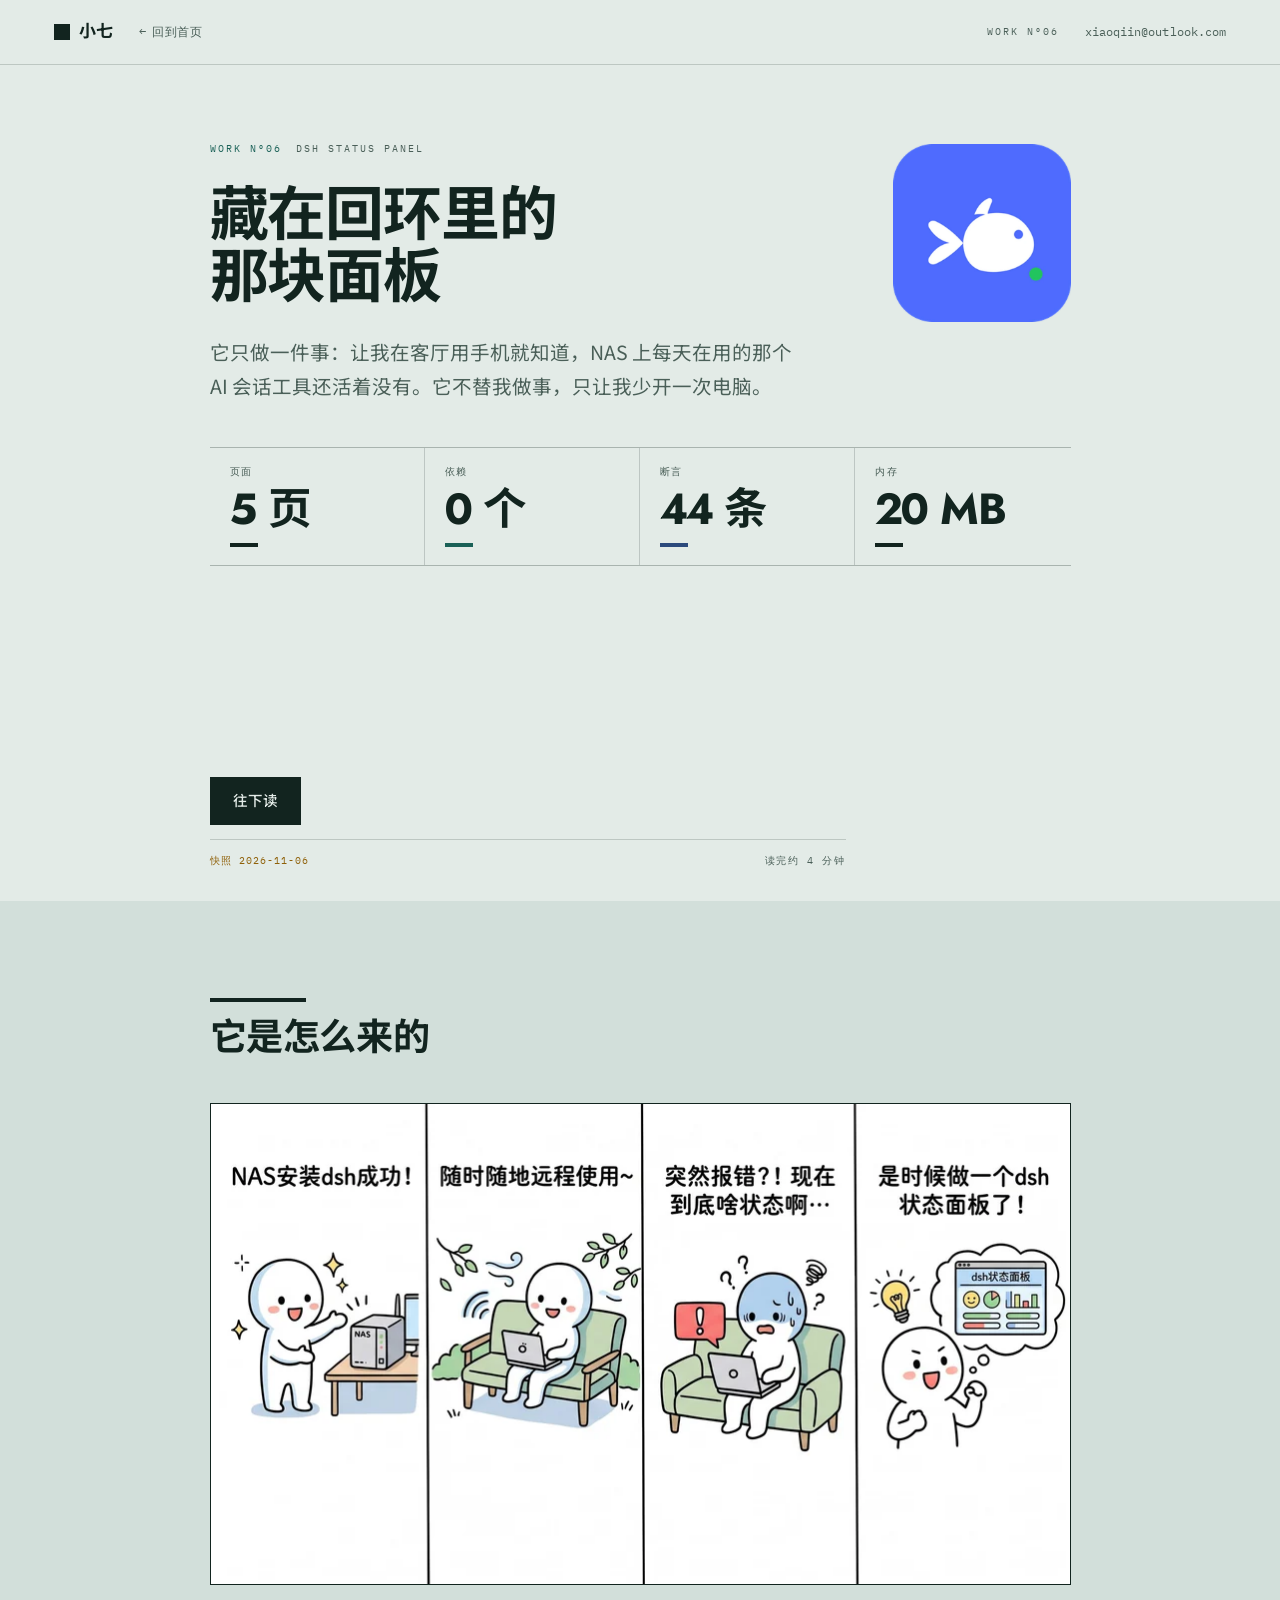
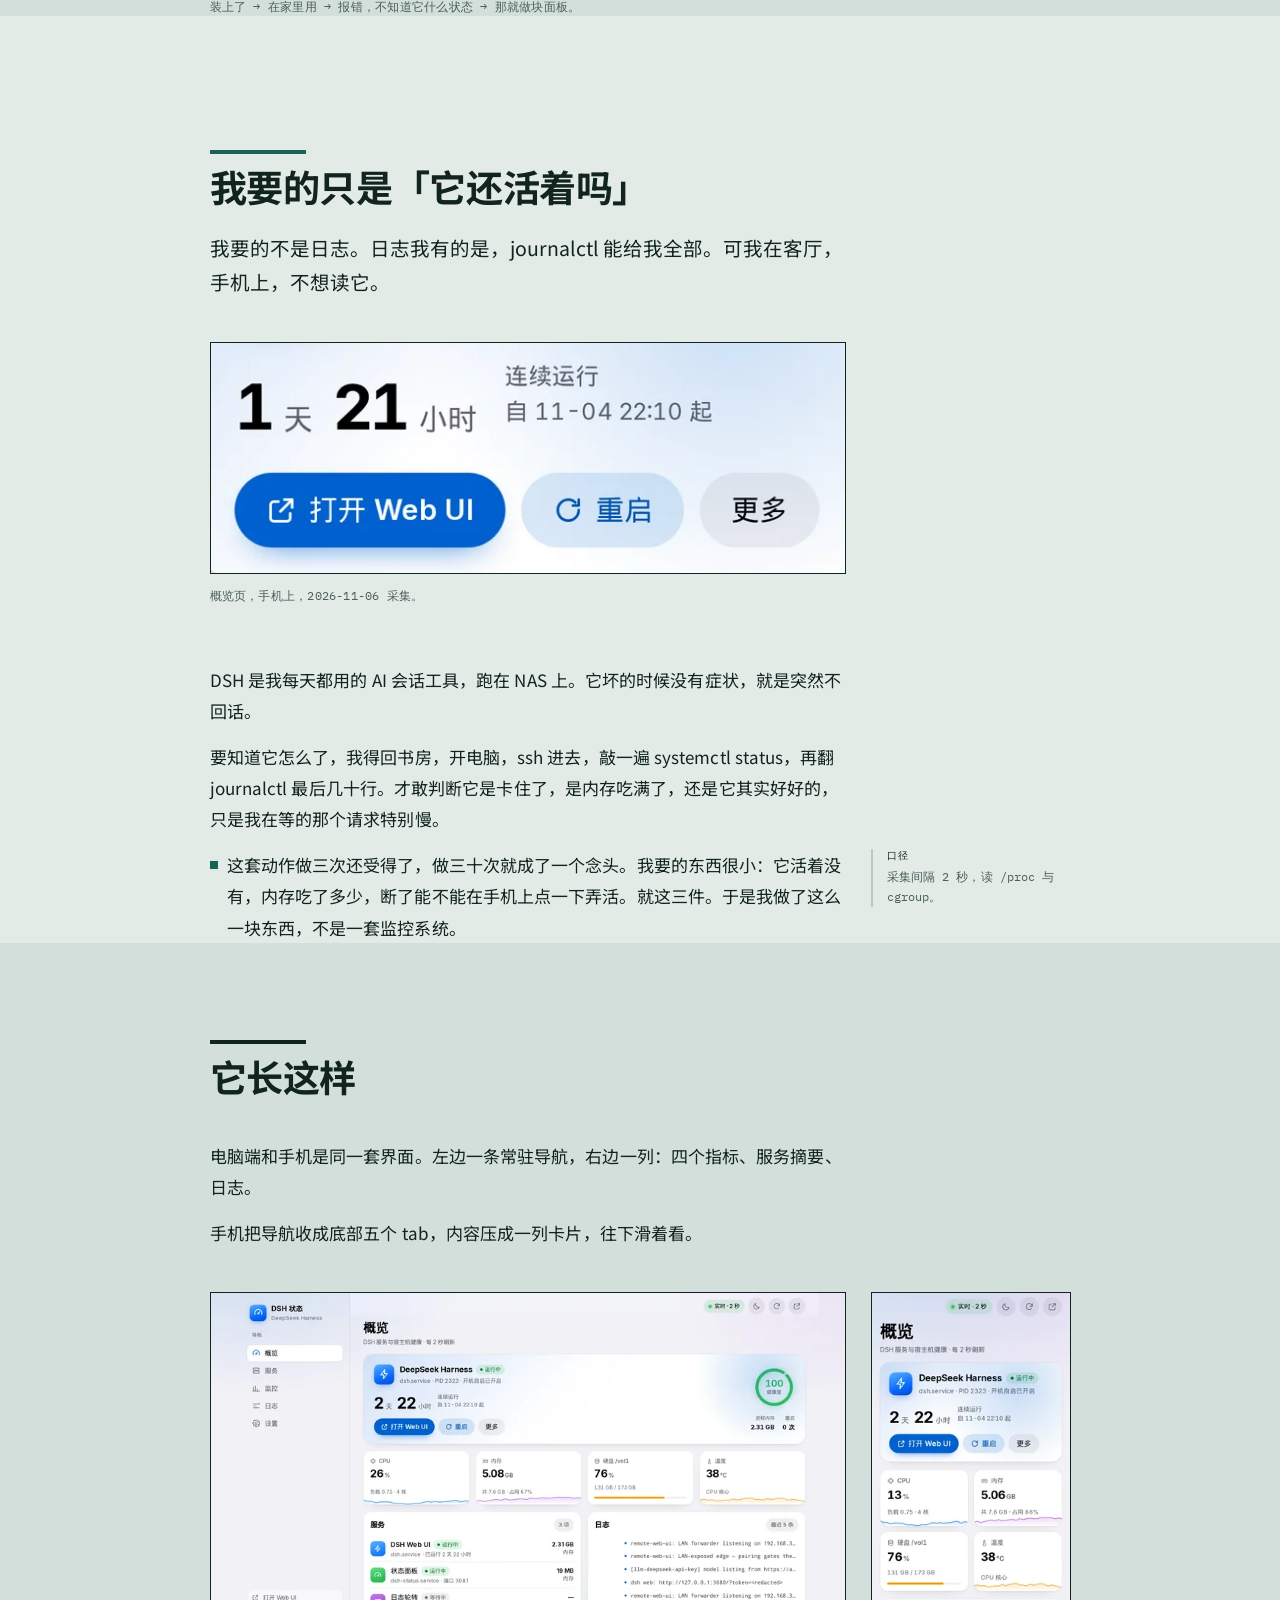
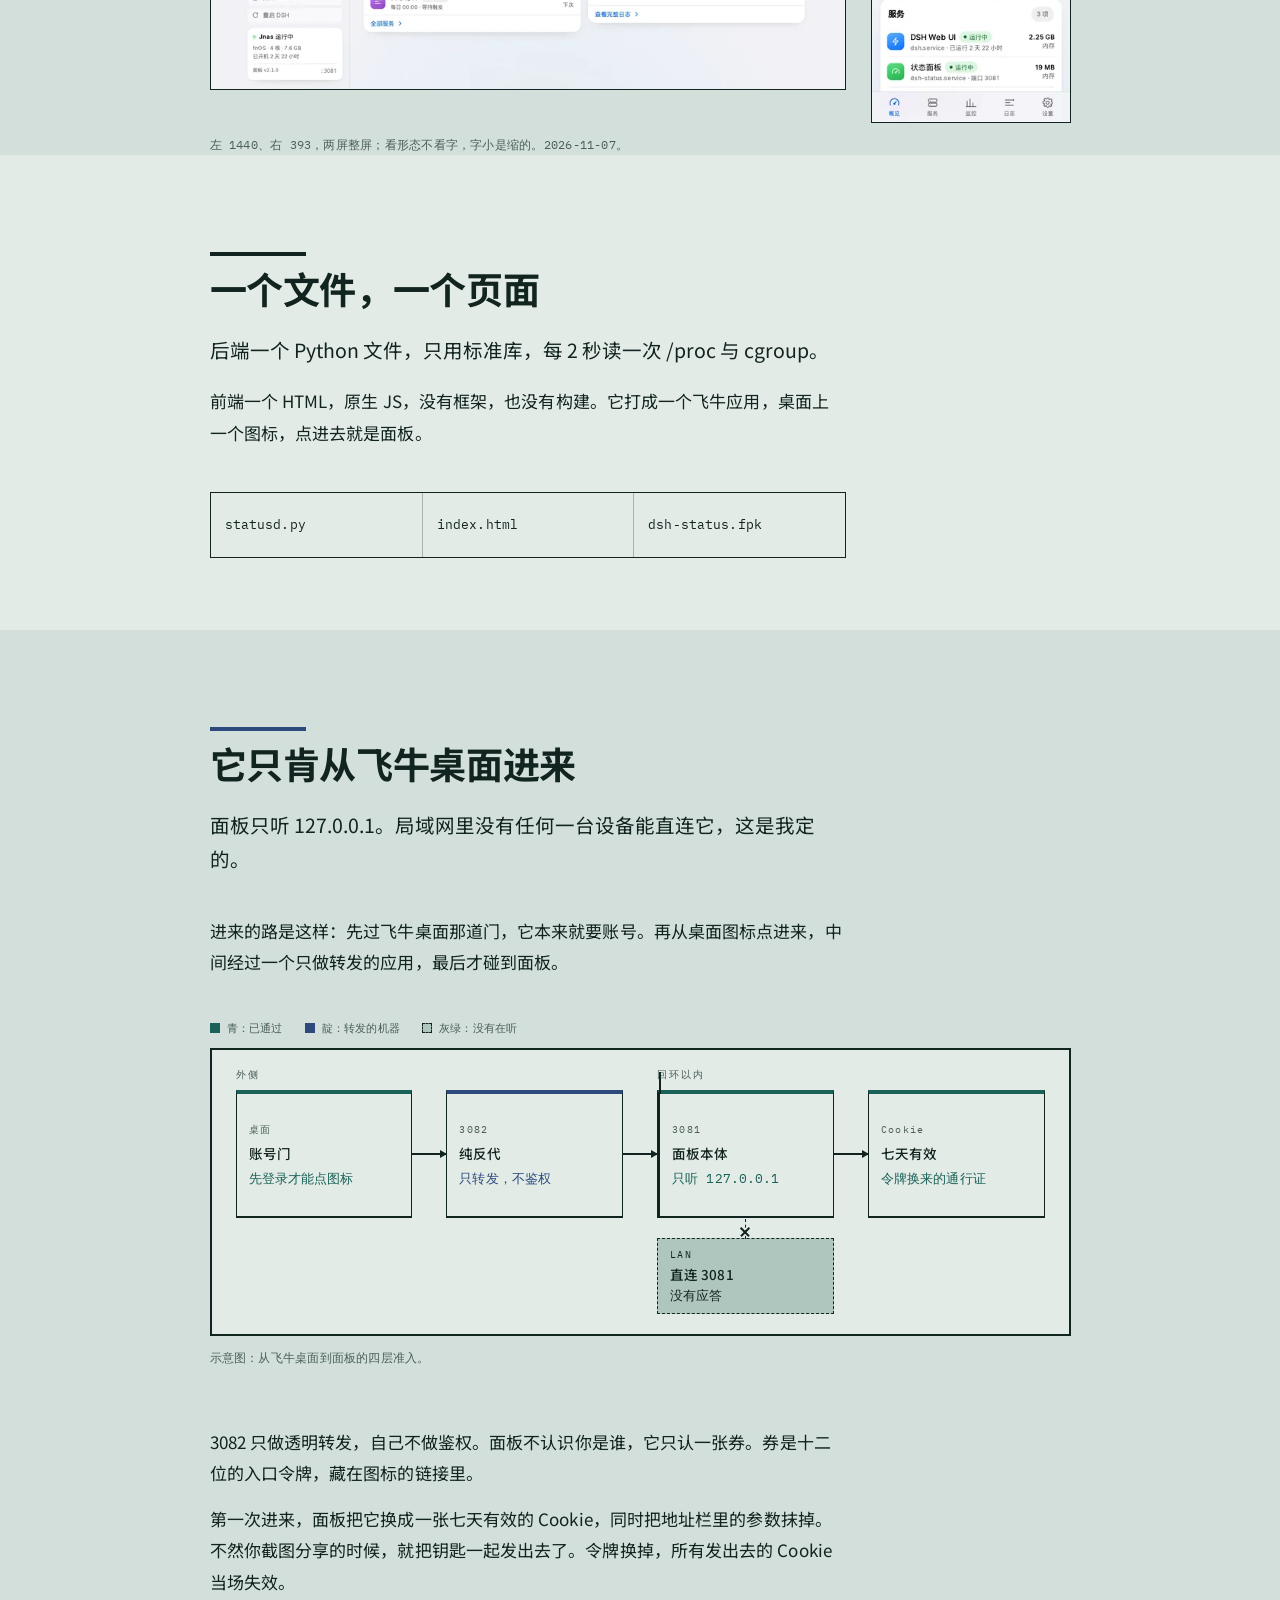
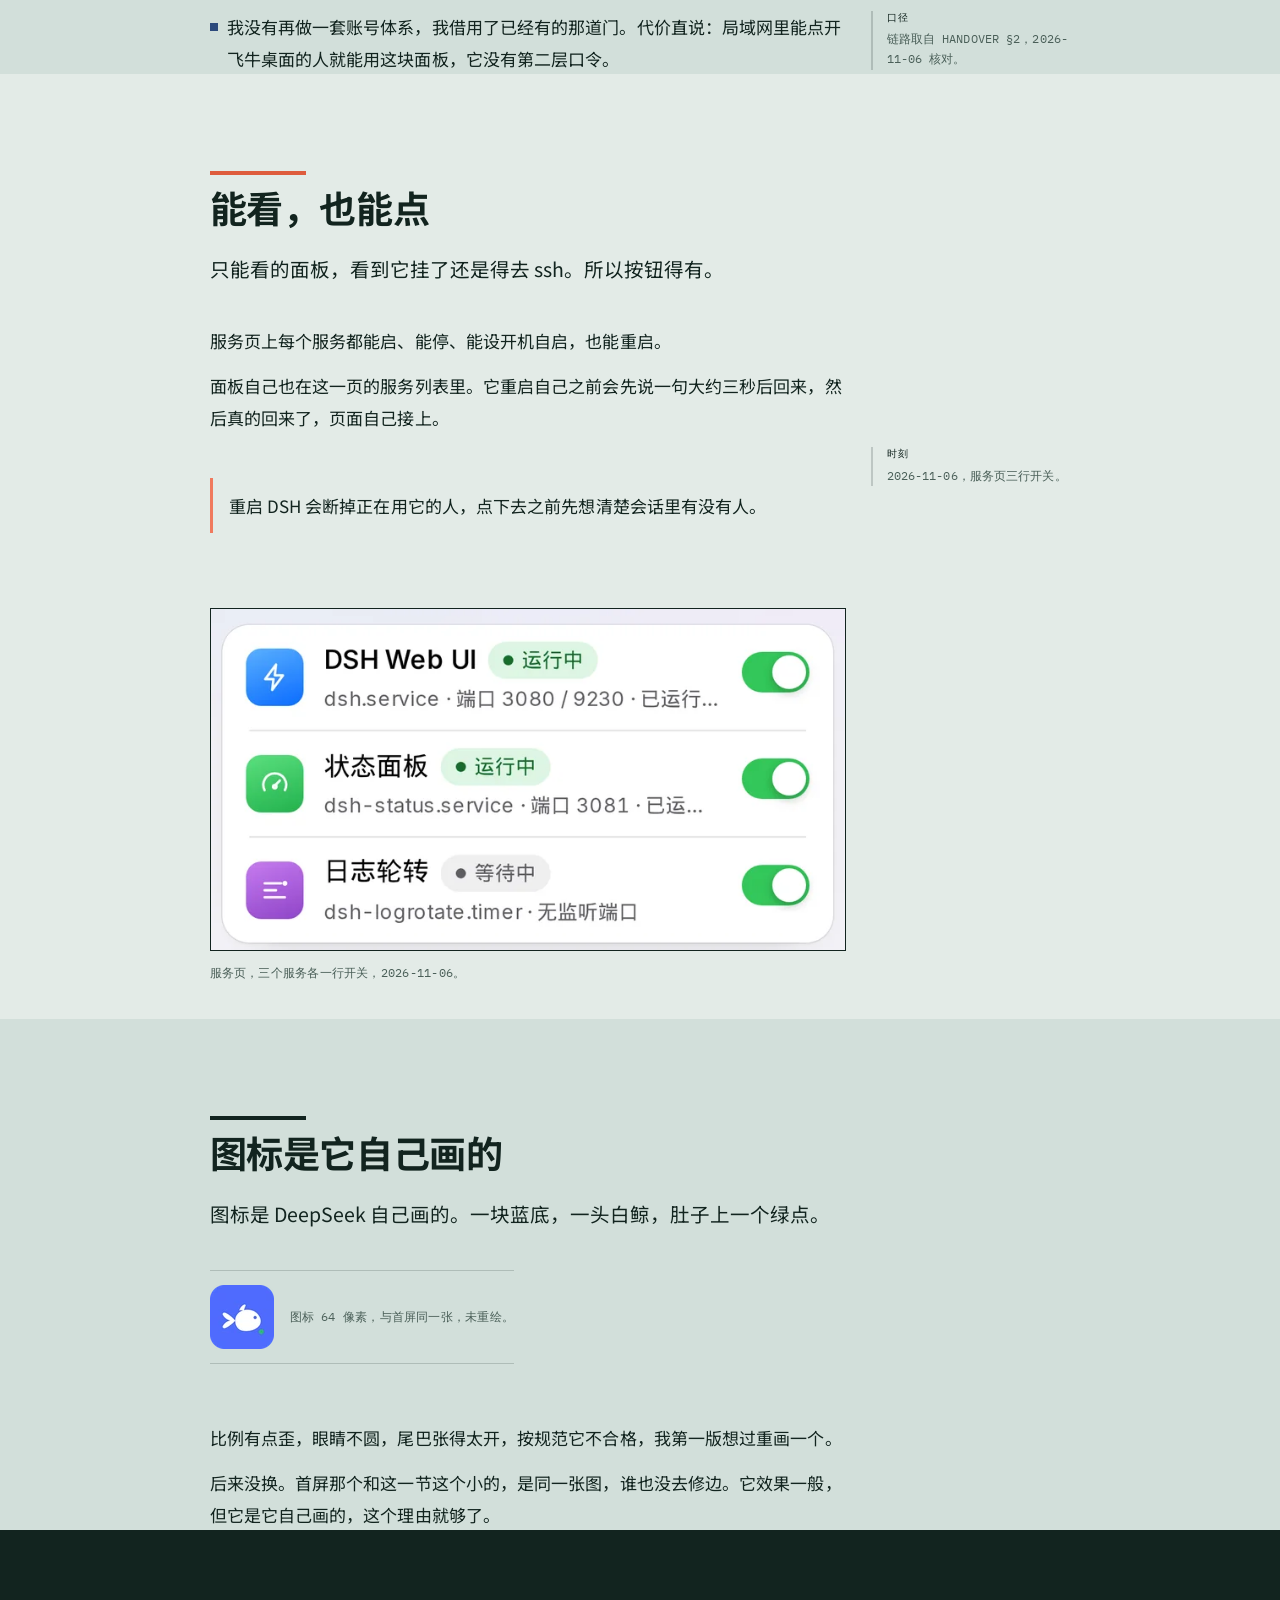
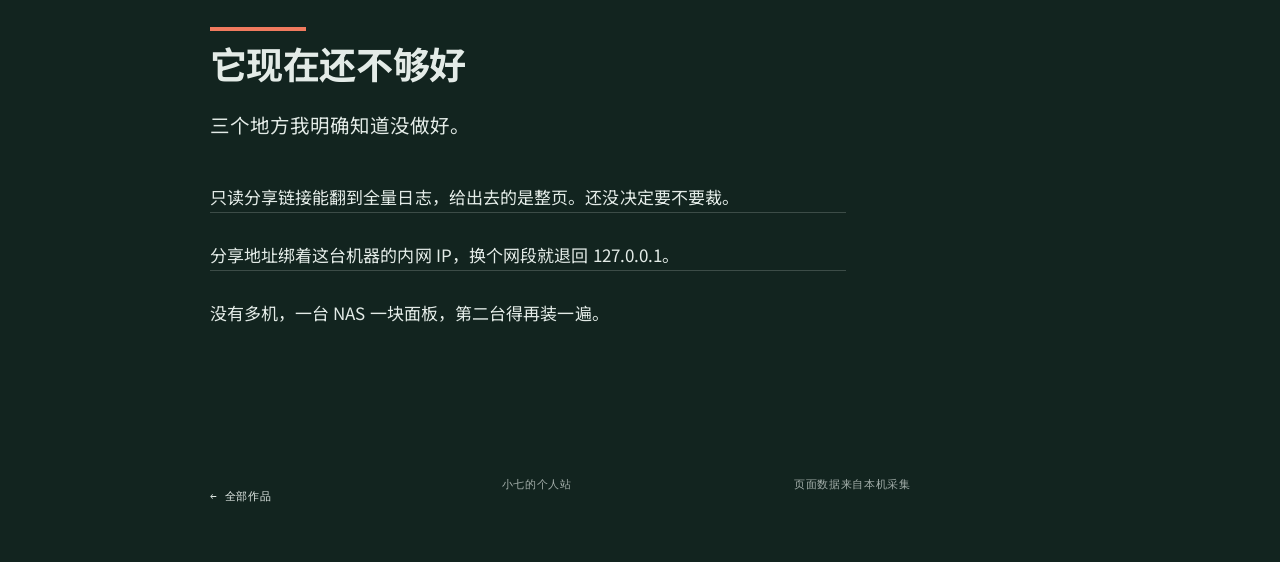
<file: work/dsh-status/index.html>
<!DOCTYPE html>
<html lang="zh-CN">
<head>
<meta charset="utf-8">
<meta name="viewport" content="width=device-width, initial-scale=1, viewport-fit=cover">
<title>DSH 状态面板 — 5 页，0 个第三方依赖 ｜ 小七</title>
<meta name="description" content="跑在 NAS 上的一块状态面板：5 个页面、0 个第三方依赖，每 2 秒读一次 /proc 与 cgroup。只能从飞牛桌面进来，能启停服务，也能重启自己。">
<meta name="color-scheme" content="light">
<meta name="theme-color" content="#E3EBE7">
<link rel="icon" href="data:image/svg+xml,%3Csvg xmlns='http://www.w3.org/2000/svg' viewBox='0 0 32 32'%3E%3Crect width='32' height='32' fill='%23E3EBE7'/%3E%3Crect x='6' y='6' width='14' height='14' fill='%2312241F'/%3E%3Ccircle cx='23' cy='21' r='5' fill='%23F07A5E'/%3E%3C/svg%3E">
<link rel="preconnect" href="https://fonts.googleapis.com">
<link rel="preconnect" href="https://fonts.gstatic.com" crossorigin>
<link href="https://fonts.googleapis.com/css2?family=Jost:wght@300;400;500;600;700&family=IBM+Plex+Mono:wght@400;500&family=Noto+Sans+SC:wght@300;400;500;700;900&display=swap" rel="stylesheet">
<link rel="stylesheet" href="dsh-status.css">
</head>
<body>

<a class="skip" href="#s1">跳到正文</a>

<!-- ============ 顶栏（全页唯一 sticky） ============ -->
<header class="masthead">
  <div class="mh__in">
    <a class="brand" href="../../index.html" aria-label="小七 · 回到首页">
      <span class="brand__mark" aria-hidden="true"></span>
      <span class="brand__name">小七</span>
    </a>
    <a class="back" href="../../index.html"><span aria-hidden="true">←</span> 回到首页</a>
    <span class="mh__meta">WORK Nº06</span>
    <a class="mh__mail" href="mailto:xiaoqiin@outlook.com">xiaoqiin@outlook.com</a>
  </div>
</header>

<main id="top">

  <!-- ============ S0 · 首屏（纸 · 真 100svh） ============ -->
  <section class="band band--A" id="s0" aria-labelledby="s0-t">
    <div class="in">
      <div class="spine hero__in">

        <div class="hero__top">
          <div class="hero__txt">
            <p class="hero__kick kick"><span class="k1">WORK Nº06</span><span>DSH STATUS PANEL</span></p>
            <h1 class="hero__title" id="s0-t">藏在回环里的<br>那块面板</h1>
            <p class="hero__intro">它只做一件事：让我在客厅用手机就知道，NAS 上每天在用的那个 AI 会话工具还活着没有。它不替我做事，只让我少开一次电脑。</p>
          </div>

          <figure class="hero__icon">
            <picture>
              <source type="image/webp" srcset="assets/icon-512.webp">
              <img src="assets/icon-512.png" width="512" height="512" decoding="async"
                   alt="手绘图标：一块蓝底，中间一头白鲸，肚子上一个绿色小圆点。">
            </picture>
          </figure>
        </div>

        <dl class="facts">
          <div>
            <dt class="facts__k">页面</dt>
            <dd><span class="facts__v">5 页</span><span class="facts__b facts__b--ink" aria-hidden="true"></span></dd>
          </div>
          <div>
            <dt class="facts__k">依赖</dt>
            <dd><span class="facts__v">0 个</span><span class="facts__b facts__b--teal" aria-hidden="true"></span></dd>
          </div>
          <div>
            <dt class="facts__k">断言</dt>
            <dd><span class="facts__v">44 条</span><span class="facts__b facts__b--indigo" aria-hidden="true"></span></dd>
          </div>
          <div>
            <dt class="facts__k">内存</dt>
            <dd><span class="facts__v">20 MB</span><span class="facts__b facts__b--ink" aria-hidden="true"></span></dd>
          </div>
        </dl>

        <p class="hero__act"><a class="btn" href="#s1">往下读</a></p>

        <p class="hero__foot">
          <span class="stamp">快照 2026-11-06</span>
          <span>读完约 4 分钟</span>
        </p>

      </div>
    </div>
  </section>


  <!-- ============ A · 它是怎么来的（纸二 · 四格） ============ -->
  <section class="band band--B" id="comic" aria-labelledby="comic-t">
    <div class="in">
      <div class="spine">

        <header class="ch">
          <span class="ch__bar" aria-hidden="true"></span>
          <h2 class="ch__t" id="comic-t">它是怎么来的</h2>
        </header>

        <figure class="fig fig--comic">
          <div class="fig__body fig__body--shot">
            <picture>
              <source type="image/webp"
                      srcset="assets/comic-861.webp 861w, assets/comic-1286.webp 1286w"
                      sizes="(max-width:360px) calc(100vw - 32px), (max-width:680px) calc(100vw - 40px), min(861px, 92vw)">
              <img src="assets/comic-861.jpg"
                   srcset="assets/comic-861.jpg 861w, assets/comic-1286.jpg 1286w"
                   sizes="(max-width:360px) calc(100vw - 32px), (max-width:680px) calc(100vw - 40px), min(861px, 92vw)"
                   width="861" height="481" loading="lazy" decoding="async"
                   alt="四格：①对着 NAS 比耶，装好 dsh；②窝在沙发里捧笔记本远程用；③蓝脸冒汗，报错刷满屏；④头顶灯泡，想到做一块状态面板。">
            </picture>
          </div>
          <figcaption class="fig__cap">装上了 → 在家里用 → 报错，不知道它什么状态 → 那就做块面板。</figcaption>
        </figure>

      </div>
    </div>
  </section>

  <!-- ============ S1 · 我要的只是「它还活着吗」（纸） ============ -->
  <section class="band band--A" id="s1" aria-labelledby="s1-t" tabindex="-1">
    <div class="in">
      <div class="spine">

        <header class="ch">
          <span class="ch__bar" aria-hidden="true"></span>
          <h2 class="ch__t" id="s1-t">我要的只是「它还活着吗」</h2>
          <p class="lede">我要的不是日志。日志我有的是，journalctl 能给我全部。可我在客厅，手机上，不想读它。</p>
        </header>

        <figure class="fig fig--shot">
          <div class="fig__body fig__body--shot">
            <!-- 素材口径：969w 档是对 646 原图的上采样（源图裁不出 969 原生像素，差约 2.42/255）。
                 原生最大 646，审计请勿按原生 2× 素材验这张图；显示宽 636，@1x 取 646 档、@2x 取 969 档。 -->
            <picture>
              <source type="image/webp"
                      srcset="assets/phone-overview-646.webp 646w, assets/phone-overview-969.webp 969w"
                      sizes="(max-width:360px) calc(100vw - 32px), (max-width:680px) calc(100vw - 40px), 634px">
              <img src="assets/phone-overview-646.jpg"
                   srcset="assets/phone-overview-646.jpg 646w, assets/phone-overview-969.jpg 969w"
                   sizes="(max-width:360px) calc(100vw - 32px), (max-width:680px) calc(100vw - 40px), 634px"
                   width="646" height="234" loading="lazy" decoding="async"
                   alt="手机概览页局部裁切：上端一行大的时间数字，下面两行小字，再下面「打开 Web UI」「重启」「更多」三个按钮。">
            </picture>
          </div>
          <figcaption class="fig__cap">概览页，手机上，2026-11-06 采集。</figcaption>
        </figure>

        <p class="after-fig">DSH 是我每天都用的 AI 会话工具，跑在 NAS 上。它坏的时候没有症状，就是突然不回话。</p>

        <p>要知道它怎么了，我得回书房，开电脑，ssh 进去，敲一遍 systemctl status，再翻 journalctl 最后几十行。才敢判断它是卡住了，是内存吃满了，还是它其实好好的，只是我在等的那个请求特别慢。</p>

        <div class="pair">
          <p class="z">这套动作做三次还受得了，做三十次就成了一个念头。我要的东西很小：它活着没有，内存吃了多少，断了能不能在手机上点一下弄活。就这三件。于是我做了这么一块东西，不是一套监控系统。</p>
          <aside class="note"><span class="note__k">口径</span> 采集间隔 2 秒，读 /proc 与 cgroup。</aside>
        </div>

      </div>
    </div>
  </section>


  <!-- ============ B · 它长这样（纸二 · 两条整屏） ============ -->
  <section class="band band--B" id="look" aria-labelledby="look-t">
    <div class="in">
      <div class="spine">

        <header class="ch">
          <span class="ch__bar" aria-hidden="true"></span>
          <h2 class="ch__t" id="look-t">它长这样</h2>
        </header>

        <p>电脑端和手机是同一套界面。左边一条常驻导航，右边一列：四个指标、服务摘要、日志。</p>

        <p>手机把导航收成底部五个 tab，内容压成一列卡片，往下滑着看。</p>

        <figure class="look">
          <div class="look__grid">
            <picture>
              <source type="image/webp"
                      srcset="assets/desk-861.webp 861w, assets/desk-1286.webp 1286w, assets/desk-1722.webp 1722w"
                      sizes="(max-width:360px) calc(100vw - 32px), (max-width:680px) calc(100vw - 40px), 636px">
              <img class="look__desk" src="assets/desk-861.jpg"
                   srcset="assets/desk-861.jpg 861w, assets/desk-1286.jpg 1286w, assets/desk-1722.jpg 1722w"
                   sizes="(max-width:360px) calc(100vw - 32px), (max-width:680px) calc(100vw - 40px), 636px"
                   width="861" height="538" loading="lazy" decoding="async"
                   alt="桌面端整屏：左边一列侧栏导航，右边四张大数字块，下面是服务列表和日志面板。">
            </picture>
            <picture>
              <source type="image/webp"
                      srcset="assets/mobile-260.webp 260w, assets/mobile-390.webp 390w, assets/mobile-520.webp 520w"
                      sizes="(max-width:680px) 60vw, 200px">
              <img class="look__phone" src="assets/mobile-260.jpg"
                   srcset="assets/mobile-260.jpg 260w, assets/mobile-390.jpg 390w, assets/mobile-520.jpg 520w"
                   sizes="(max-width:680px) 60vw, 200px"
                   width="260" height="564" loading="lazy" decoding="async"
                   alt="手机端整屏：卡片从上往下排，底部五个 tab。">
            </picture>
          </div>
          <figcaption class="fig__cap">左 1440、右 393，两屏整屏；看形态不看字，字小是缩的。2026-11-07。</figcaption>
        </figure>

      </div>
    </div>
  </section>

  <!-- ============ S2 · 一个文件，一个页面（纸 · 全页唯一无图） ============ -->
  <section class="band band--A" id="s2" aria-labelledby="s2-t">
    <div class="in">
      <div class="spine">

        <header class="ch">
          <span class="ch__bar" aria-hidden="true"></span>
          <h2 class="ch__t" id="s2-t">一个文件，一个页面</h2>
          <p class="lede">后端一个 Python 文件，只用标准库，每 2 秒读一次 /proc 与 cgroup。</p>
        </header>

        <p>前端一个 HTML，原生 JS，没有框架，也没有构建。它打成一个飞牛应用，桌面上一个图标，点进去就是面板。</p>

        <div class="s2strip">
          <div class="s2strip__c"><span class="s2strip__t">statusd.py</span></div>
          <div class="s2strip__c"><span class="s2strip__t">index.html</span></div>
          <div class="s2strip__c"><span class="s2strip__t">dsh-status.fpk</span></div>
        </div>

      </div>
    </div>
  </section>

  <!-- ============ S3 · 它只肯从飞牛桌面进来（纸二） ============ -->
  <section class="band band--B" id="s3" aria-labelledby="s3-t">
    <div class="in">
      <div class="spine">

        <header class="ch">
          <span class="ch__bar" aria-hidden="true"></span>
          <h2 class="ch__t" id="s3-t">它只肯从飞牛桌面进来</h2>
          <p class="lede">面板只听 127.0.0.1。局域网里没有任何一台设备能直连它，这是我定的。</p>
        </header>

        <p>进来的路是这样：先过飞牛桌面那道门，它本来就要账号。再从桌面图标点进来，中间经过一个只做转发的应用，最后才碰到面板。</p>

        <figure class="fig">
          <p class="legend" aria-hidden="true">
            <span><i class="sw sw--teal"></i>青：已通过</span>
            <span><i class="sw sw--indigo"></i>靛：转发的机器</span>
            <span><i class="sw sw--sage"></i>灰绿：没有在听</span>
          </p>
          <div class="fig__body gate" role="img" aria-label="四层准入：飞牛桌面要账号，3082 只转发不鉴权，3081 只听回环，入口令牌换成七天 Cookie。局域网直连 3081 没有应答。">
            <p class="gate__ax gate__ax--out">外侧</p>
            <div class="gate__b gate__b--1 gate__b--teal">
              <span class="gate__k">桌面</span><span class="gate__n">账号门</span><span class="gate__h">先登录才能点图标</span>
            </div>
            <span class="gate__arw gate__arw--1" aria-hidden="true"></span>
            <div class="gate__b gate__b--2 gate__b--indigo">
              <span class="gate__k">3082</span><span class="gate__n">纯反代</span><span class="gate__h">只转发，不鉴权</span>
            </div>
            <span class="gate__arw gate__arw--2" aria-hidden="true"></span>
            <p class="gate__ax gate__ax--loop">回环以内</p>
            <div class="gate__b gate__b--3 gate__b--teal gate__b--wall">
              <span class="gate__k">3081</span><span class="gate__n">面板本体</span><span class="gate__h">只听 127.0.0.1</span>
            </div>
            <div class="gate__b gate__b--sage gate__b--dead">
              <span class="gate__x" aria-hidden="true"></span>
              <span class="gate__k">LAN</span><span class="gate__n">直连 3081</span><span class="gate__h">没有应答</span>
            </div>
            <span class="gate__arw gate__arw--3" aria-hidden="true"></span>
            <div class="gate__b gate__b--4 gate__b--teal">
              <span class="gate__k">Cookie</span><span class="gate__n">七天有效</span><span class="gate__h">令牌换来的通行证</span>
            </div>
          </div>
          <figcaption class="fig__cap">示意图：从飞牛桌面到面板的四层准入。</figcaption>
        </figure>

        <p class="after-fig">3082 只做透明转发，自己不做鉴权。面板不认识你是谁，它只认一张券。券是十二位的入口令牌，藏在图标的链接里。</p>

        <p>第一次进来，面板把它换成一张七天有效的 Cookie，同时把地址栏里的参数抹掉。不然你截图分享的时候，就把钥匙一起发出去了。令牌换掉，所有发出去的 Cookie 当场失效。</p>

        <div class="pair">
          <p class="z">我没有再做一套账号体系，我借用了已经有的那道门。代价直说：局域网里能点开飞牛桌面的人就能用这块面板，它没有第二层口令。</p>
          <aside class="note"><span class="note__k">口径</span> 链路取自 HANDOVER §2，2026-11-06 核对。</aside>
        </div>

      </div>
    </div>
  </section>

  <!-- ============ S4 · 能看，也能点（纸） ============ -->
  <section class="band band--A" id="s4" aria-labelledby="s4-t">
    <div class="in">
      <div class="spine">

        <header class="ch">
          <span class="ch__bar" aria-hidden="true"></span>
          <h2 class="ch__t" id="s4-t">能看，也能点</h2>
          <p class="lede">只能看的面板，看到它挂了还是得去 ssh。所以按钮得有。</p>
        </header>

        <p>服务页上每个服务都能启、能停、能设开机自启，也能重启。</p>

        <p>面板自己也在这一页的服务列表里。它重启自己之前会先说一句大约三秒后回来，然后真的回来了，页面自己接上。</p>

        <div class="pair">
          <p class="warn">重启 DSH 会断掉正在用它的人，点下去之前先想清楚会话里有没有人。</p>
          <aside class="note"><span class="note__k">时刻</span> 2026-11-06，服务页三行开关。</aside>
        </div>

        <figure class="fig fig--shot">
          <div class="fig__body fig__body--shot">
            <picture>
              <source type="image/webp"
                      srcset="assets/services-750.webp 750w, assets/services-1124.webp 1124w"
                      sizes="(max-width:360px) calc(100vw - 32px), (max-width:680px) calc(100vw - 40px), 634px">
              <img src="assets/services-1124.jpg"
                   srcset="assets/services-750.jpg 750w, assets/services-1124.jpg 1124w"
                   sizes="(max-width:360px) calc(100vw - 32px), (max-width:680px) calc(100vw - 40px), 634px"
                   width="1124" height="605" loading="lazy" decoding="async"
                   alt="服务页局部裁切：三个服务各占一行，每行右侧有一个开关。">
            </picture>
          </div>
          <figcaption class="fig__cap">服务页，三个服务各一行开关，2026-11-06。</figcaption>
        </figure>

      </div>
    </div>
  </section>

  <!-- ============ S5 · 图标是它自己画的（纸二） ============ -->
  <section class="band band--B" id="s5" aria-labelledby="s5-t">
    <div class="in">
      <div class="spine">

        <header class="ch">
          <span class="ch__bar" aria-hidden="true"></span>
          <h2 class="ch__t" id="s5-t">图标是它自己画的</h2>
          <p class="lede">图标是 DeepSeek 自己画的。一块蓝底，一头白鲸，肚子上一个绿点。</p>
        </header>

        <figure class="specimen">
          <picture>
            <source type="image/webp" srcset="assets/icon-64.webp">
            <img src="assets/icon-64.png" width="64" height="64" loading="lazy" decoding="async"
                 alt="同一枚手绘图标的 64 像素版本，蓝底白鲸，肚子一个绿点。">
          </picture>
          <figcaption class="specimen__l">图标 64 像素，与首屏同一张，未重绘。</figcaption>
        </figure>

        <p>比例有点歪，眼睛不圆，尾巴张得太开，按规范它不合格，我第一版想过重画一个。</p>

        <p>后来没换。首屏那个和这一节这个小的，是同一张图，谁也没去修边。它效果一般，但它是它自己画的，这个理由就够了。</p>

      </div>
    </div>
  </section>

  <!-- ============ S6 · 它现在还不够好（墨底收口） ============ -->
  <section class="band band--C" id="s6" aria-labelledby="s6-t">
    <div class="in">
      <div class="spine">

        <header class="ch">
          <span class="ch__bar" aria-hidden="true"></span>
          <h2 class="ch__t" id="s6-t">它现在还不够好</h2>
          <p class="lede">三个地方我明确知道没做好。</p>
        </header>

        <p>只读分享链接能翻到全量日志，给出去的是整页。还没决定要不要裁。</p>

        <p>分享地址绑着这台机器的内网 IP，换个网段就退回 127.0.0.1。</p>

        <p>没有多机，一台 NAS 一块面板，第二台得再装一遍。</p>

      </div>
    </div>
  </section>

</main>

<!-- ============ 页脚 ============ -->
<footer class="footer">
  <div class="in">
    <div class="footer__in">
      <span><a href="../../index.html#work">← 全部作品</a></span>
      <span>小七的个人站</span>
      <span>页面数据来自本机采集</span>
    </div>
  </div>
</footer>

</body>
</html>
</file>
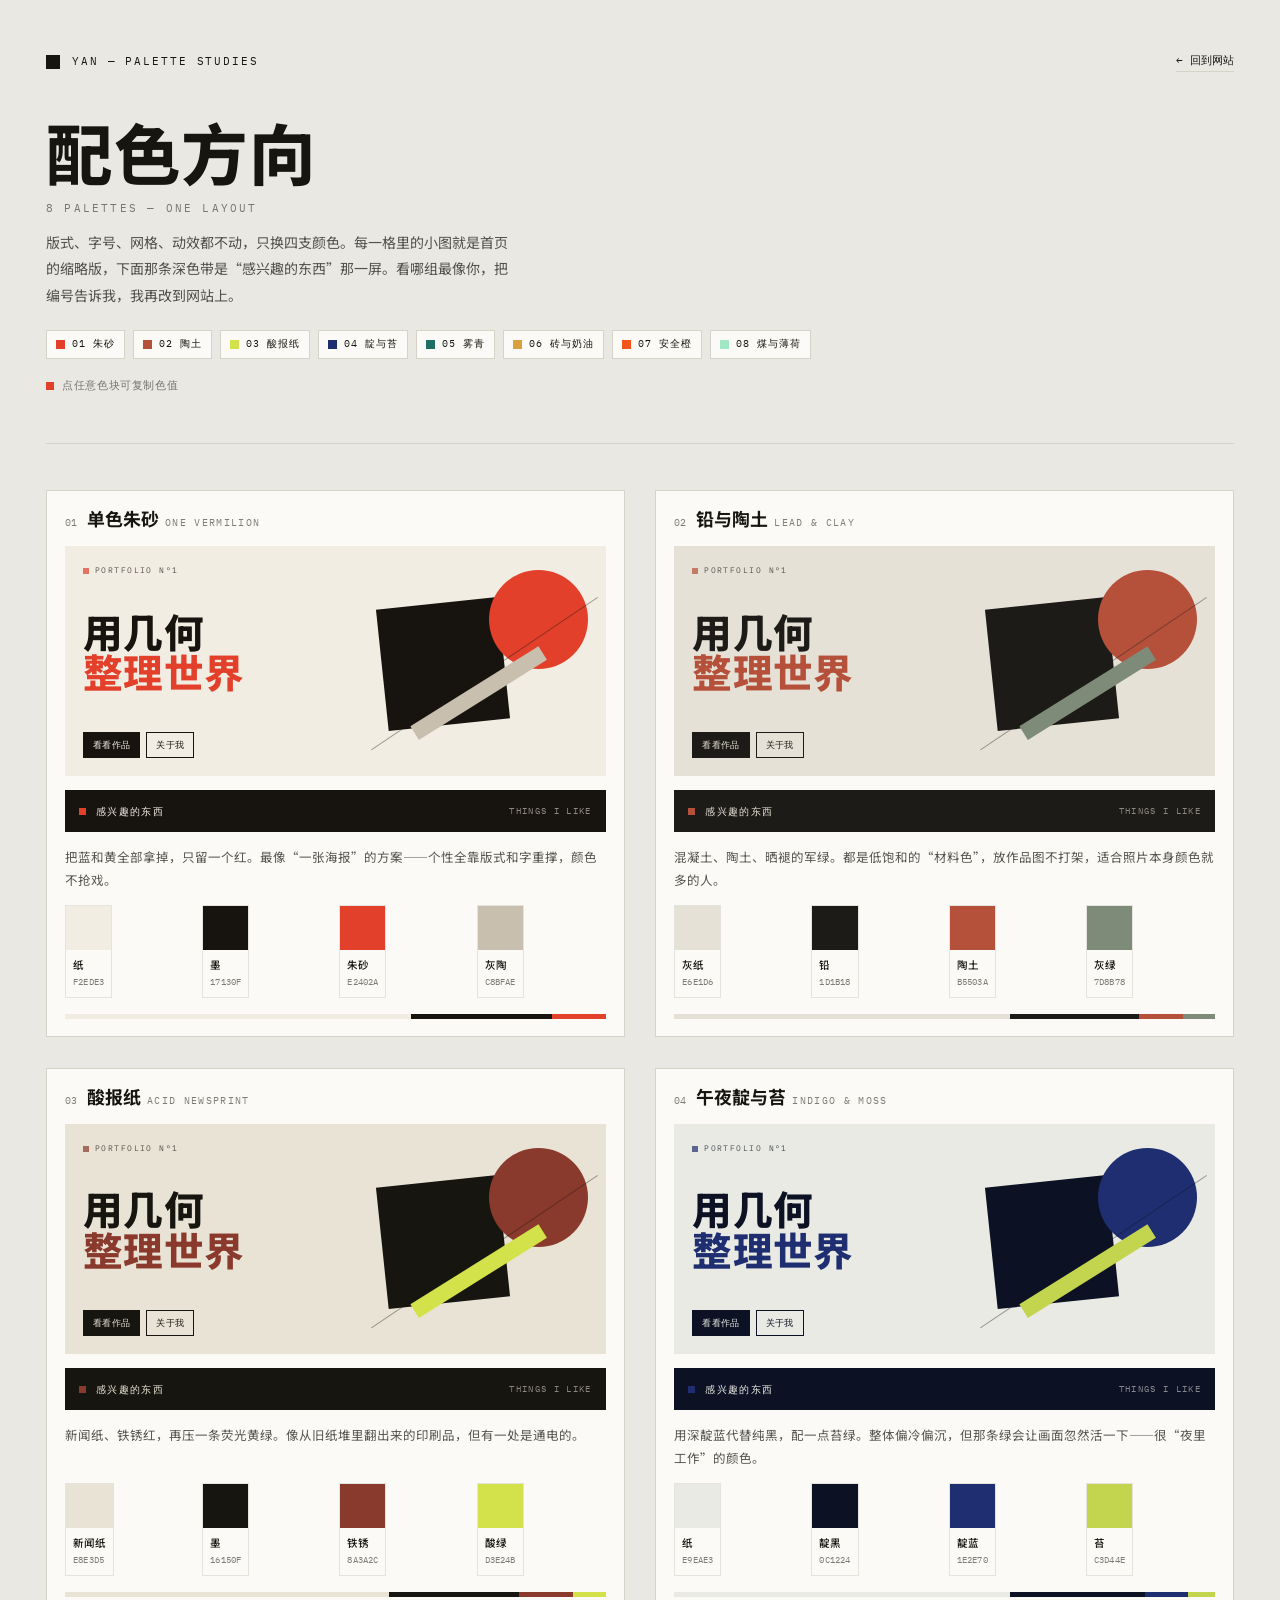
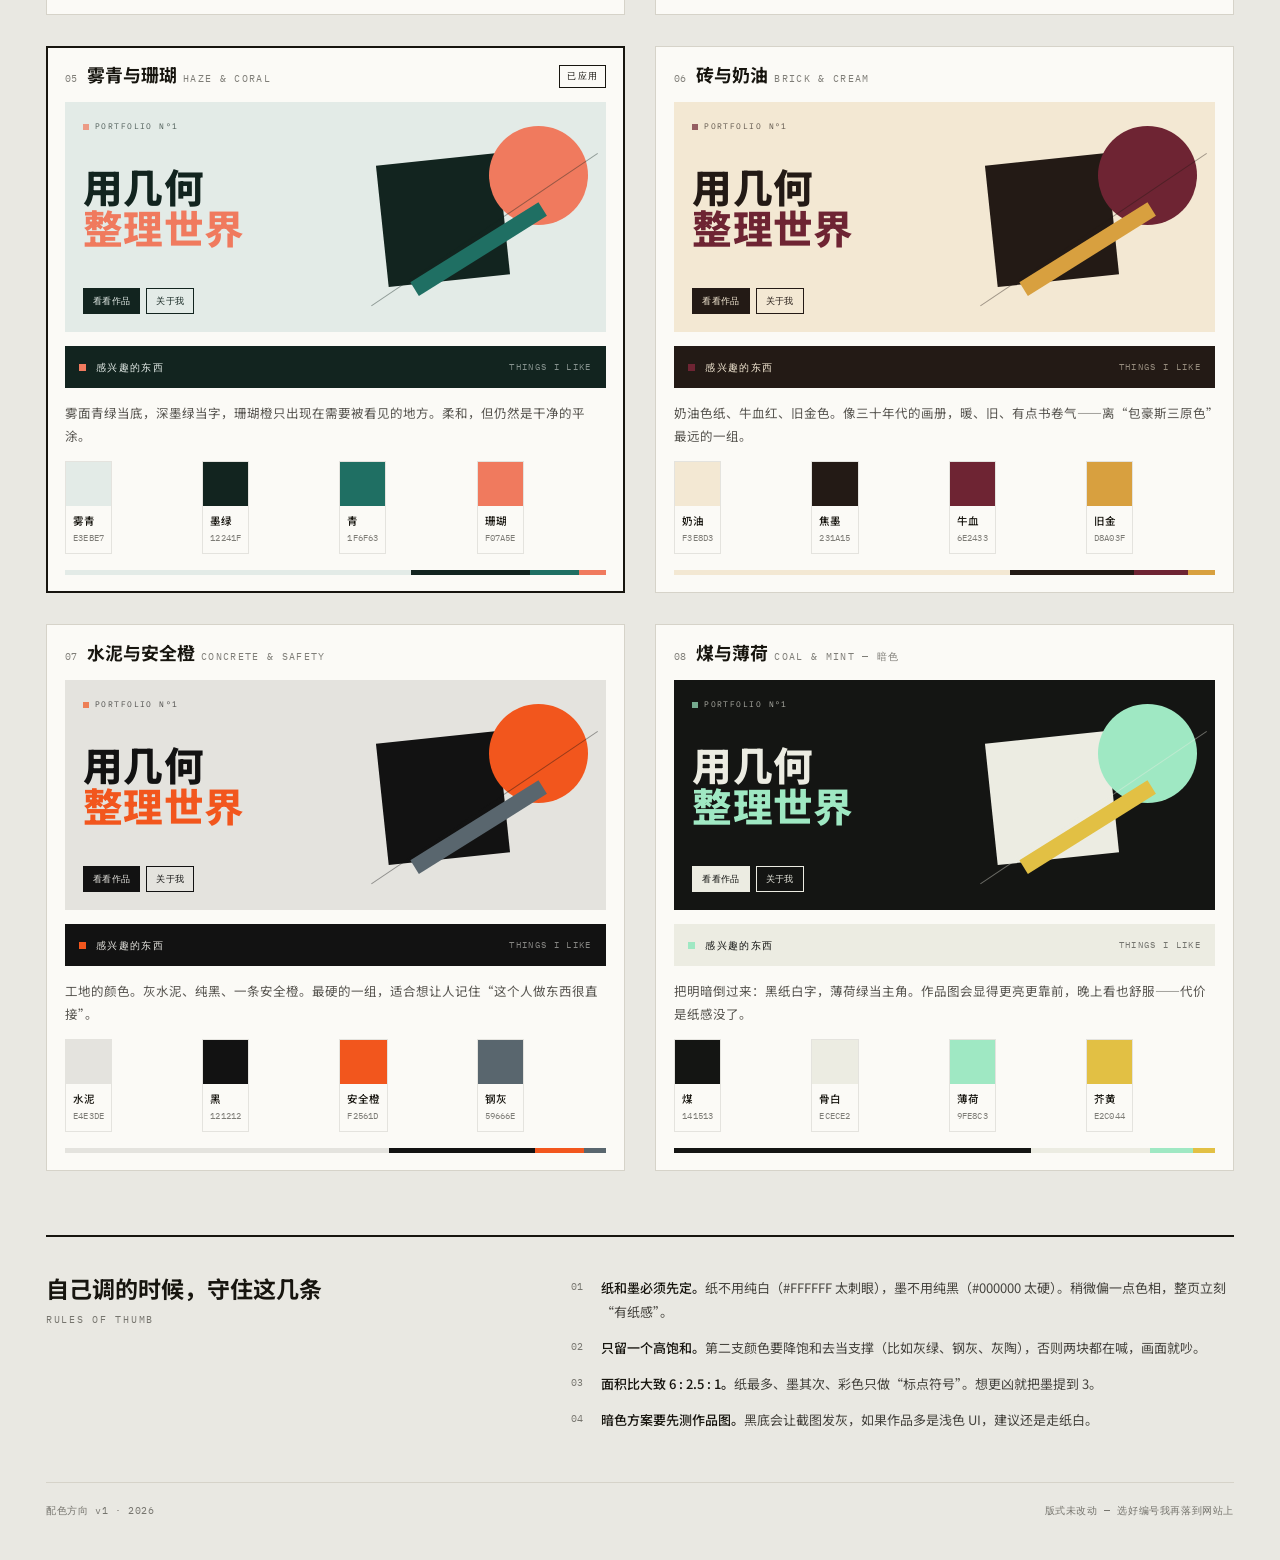
<file: palettes.html>
<!DOCTYPE html>
<html lang="zh-CN">
<head>
<meta charset="utf-8">
<meta name="viewport" content="width=device-width, initial-scale=1">
<title>配色方向 — 8 个方案 / YAN</title>
<meta name="description" content="个人网站配色方向对照：同一套版式，八种颜色。">
<link rel="preconnect" href="https://fonts.googleapis.com">
<link rel="preconnect" href="https://fonts.gstatic.com" crossorigin>
<link href="https://fonts.googleapis.com/css2?family=Jost:wght@400;500;600;700;800&family=IBM+Plex+Mono:wght@400;500&family=Noto+Sans+SC:wght@300;400;500;700;900&display=swap" rel="stylesheet">
<style>
/* ============================================================
   配色对照页 —— 只用来选色，不是网站本身
   ============================================================ */
:root{
  --page:   #E9E8E2;
  --card:   #FBFAF6;
  --edge:   #D6D3C9;
  --text:   #17150F;
  --muted:  rgba(23,21,15,.55);
  --f-d:    "Jost","Noto Sans SC","PingFang SC",system-ui,sans-serif;
  --f-b:    "Noto Sans SC","Jost","PingFang SC",system-ui,sans-serif;
  --f-m:    "IBM Plex Mono",Consolas,monospace;
  --ease:   cubic-bezier(.2,.75,.2,1);
}
*,*::before,*::after{ box-sizing:border-box; }
body{
  margin:0; background:var(--page); color:var(--text);
  font-family:var(--f-b); font-size:15px; line-height:1.65;
  -webkit-font-smoothing:antialiased;
}
a{ color:inherit; text-decoration:none; }
::selection{ background:#D3E24B; color:#16150F; }
:focus-visible{ outline:2px solid #1E2E70; outline-offset:3px; }

.wrap{ max-width:1420px; margin:0 auto; padding:0 clamp(18px,3.6vw,56px); }

/* ---------- 页头 ---------- */
.head{ padding:clamp(28px,4vw,56px) 0 clamp(26px,3vw,40px); border-bottom:1px solid var(--edge); }
.head__row{ display:flex; align-items:center; gap:12px; margin-bottom:clamp(26px,4vw,52px); }
.mark{ width:14px; height:14px; background:var(--text); }
.head__kicker{ font-family:var(--f-m); font-size:10.5px; letter-spacing:.18em; text-transform:uppercase; }
.head__back{
  margin-left:auto; font-family:var(--f-m); font-size:11px;
  border-bottom:1px solid var(--edge); padding-bottom:2px;
}
.head__back:hover{ border-color:var(--text); }

.head h1{
  margin:0 0 14px;
  font-family:var(--f-d); font-weight:800;
  font-size:clamp(2.2rem,5.2vw,4.4rem);
  line-height:1.02; letter-spacing:.01em;
}
.head h1 span{
  display:block;
  font-family:var(--f-m); font-weight:400;
  font-size:11px; letter-spacing:.2em; text-transform:uppercase;
  color:var(--muted); margin-top:12px;
}
.head__lede{ margin:0; max-width:58ch; font-size:14px; line-height:1.9; color:rgba(23,21,15,.72); }
.head__hint{
  display:inline-flex; align-items:center; gap:8px;
  margin-top:18px; font-family:var(--f-m); font-size:10.5px; letter-spacing:.06em;
  color:var(--muted);
}
.head__hint i{ width:8px; height:8px; background:#E2402A; display:block; }

.pal-index{ display:flex; flex-wrap:wrap; gap:8px; margin-top:22px; }
.pal-index a{
  display:inline-flex; align-items:center; gap:7px;
  font-family:var(--f-m); font-size:10px; letter-spacing:.1em;
  border:1px solid var(--edge); background:var(--card);
  padding:5px 9px;
  transition:border-color .2s var(--ease), transform .2s var(--ease);
}
.pal-index a:hover{ border-color:var(--text); transform:translateY(-1px); }
.pal-index i{ width:9px; height:9px; display:block; }

/* ---------- 网格 ---------- */
.grid{
  display:grid; grid-template-columns:repeat(2,1fr);
  gap:clamp(18px,2.4vw,34px);
  padding:clamp(26px,3.6vw,52px) 0 0;
}

/* ---------- 卡片 ---------- */
.pal{
  background:var(--card);
  border:1px solid var(--edge);
  padding:clamp(12px,1.4vw,18px);
  display:flex; flex-direction:column; gap:14px;
}

.pal__head{ display:flex; align-items:baseline; gap:10px; }
.pal__no{
  font-family:var(--f-m); font-size:10px; color:var(--muted);
}
.pal__head h2{
  margin:0; font-family:var(--f-d); font-weight:700;
  font-size:clamp(15px,1.4vw,18px); line-height:1.3;
}
.pal--picked{ border:2px solid var(--text); padding:calc(clamp(12px,1.4vw,18px) - 1px); }
.pal__badge{
  margin-left:auto; align-self:center;
  font-family:var(--f-m); font-size:9px; letter-spacing:.12em;
  border:1px solid var(--text); padding:3px 7px;
  white-space:nowrap;
}
.pal__head h2 span{
  font-family:var(--f-m); font-weight:400; font-size:9.5px;
  letter-spacing:.14em; color:var(--muted); margin-left:6px;
}

/* ---------- 缩略示意 ---------- */
.mini{
  background:var(--p); color:var(--k);
  display:grid; grid-template-columns:1.15fr .85fr;
  gap:10px; padding:clamp(12px,1.4vw,18px);
  min-height:230px; overflow:hidden; position:relative;
}
.mini__copy{ display:flex; flex-direction:column; min-width:0; }
.mini__eyebrow{
  display:flex; align-items:center; gap:6px;
  font-family:var(--f-m); font-size:8px; letter-spacing:.18em;
  text-transform:uppercase; opacity:.7;
}
.mini__eyebrow::before{
  content:""; width:6px; height:6px; background:var(--a); flex:0 0 auto;
}
.mini__title{
  margin:auto 0;
  font-family:var(--f-d); font-weight:800;
  font-size:clamp(26px,3.1vw,42px); line-height:1.02;
  letter-spacing:.01em;
}
.mini__title em{ font-style:normal; color:var(--a); }
.mini__ui{ display:flex; gap:6px; flex-wrap:wrap; }
.chip{
  font-family:var(--f-m); font-size:8.5px; letter-spacing:.04em;
  padding:5px 9px; background:var(--k); color:var(--p);
  border:1px solid var(--k);
}
.chip--ghost{ background:transparent; color:var(--k); }

.mini__art{ position:relative; }
.mini__art i{ position:absolute; display:block; }
.s-sq{
  width:58%; aspect-ratio:1; background:var(--k);
  left:2%; top:20%; transform:rotate(-6deg);
}
.s-ci{
  width:47%; aspect-ratio:1; border-radius:50%;
  background:var(--a); right:0; top:3%;
}
.s-bar{
  width:72%; height:8%; background:var(--b);
  left:12%; bottom:30%; transform:rotate(-32deg);
}
.s-line{
  width:130%; height:1px; background:var(--k); opacity:.4;
  left:-14%; top:56%; transform:rotate(-34deg);
}

/* 黑底区（对应网站的“感兴趣的东西”那一屏） */
.strip{
  background:var(--k); color:var(--p);
  display:flex; align-items:center; gap:10px;
  padding:0 14px; height:42px;
  font-family:var(--f-m); font-size:9.5px; letter-spacing:.14em;
}
.strip i{ width:7px; height:7px; background:var(--a); display:block; flex:0 0 auto; }
.strip b{ margin-left:auto; font-weight:400; opacity:.55; font-size:8.5px; }

.pal__desc{ margin:0; font-size:12.5px; line-height:1.8; color:rgba(23,21,15,.72); }

/* ---------- 色块 ---------- */
.sw{
  list-style:none; margin:auto 0 0; padding:0;
  display:grid; grid-template-columns:repeat(4,1fr); gap:8px;
}
.sw__item{
  all:unset; cursor:pointer; display:block;
  border:1px solid rgba(23,21,15,.1);
  transition:transform .2s var(--ease), border-color .2s;
}
.sw__item:hover{ transform:translateY(-2px); border-color:rgba(23,21,15,.45); }
.sw__item:focus-visible{ outline:2px solid #1E2E70; outline-offset:2px; }
.sw__chip{ display:block; height:44px; background:var(--c); }
.sw__meta{ display:block; padding:6px 7px 7px; background:var(--card); }
.sw__meta b{
  display:block; font-weight:500; font-size:10.5px;
  font-family:var(--f-b);
}
.sw__meta em{
  display:block; font-style:normal;
  font-family:var(--f-m); font-size:9px; letter-spacing:.02em;
  color:var(--muted);
  text-transform:uppercase; margin-top:1px;
}

/* 面积占比 */
.ratio{ display:flex; height:5px; margin-top:2px; }
.ratio i{ display:block; }

/* ---------- 说明区 ---------- */
.notes{
  margin-top:clamp(36px,5vw,72px);
  padding:clamp(24px,3vw,40px) 0;
  border-top:2px solid var(--text);
  display:grid; grid-template-columns:1fr 1.4fr; gap:clamp(20px,4vw,64px);
}
.notes h3{
  margin:0; font-family:var(--f-d); font-weight:700;
  font-size:clamp(1.1rem,1.8vw,1.5rem); line-height:1.3;
}
.notes h3 span{
  display:block; font-family:var(--f-m); font-size:9.5px; font-weight:400;
  letter-spacing:.18em; color:var(--muted); margin-top:8px;
}
.notes ol{ margin:0; padding:0; list-style:none; counter-reset:n; }
.notes li{
  counter-increment:n;
  padding:0 0 12px 30px; position:relative;
  font-size:13px; line-height:1.85; color:rgba(23,21,15,.78);
}
.notes li::before{
  content:counter(n,decimal-leading-zero);
  position:absolute; left:0; top:2px;
  font-family:var(--f-m); font-size:10px; color:var(--muted);
}
.notes li b{ color:var(--text); font-weight:500; }

footer{
  border-top:1px solid var(--edge);
  padding:20px 0 40px;
  display:flex; flex-wrap:wrap; gap:12px; justify-content:space-between;
  font-family:var(--f-m); font-size:10px; letter-spacing:.06em;
  color:var(--muted);
}

/* ---------- toast ---------- */
.toast{
  position:fixed; left:50%; bottom:26px; transform:translate(-50%,20px);
  background:#17150F; color:#F2EDE3;
  font-family:var(--f-m); font-size:11px; letter-spacing:.06em;
  padding:10px 16px; opacity:0; pointer-events:none;
  transition:opacity .25s var(--ease), transform .25s var(--ease);
  z-index:99;
}
.toast.is-on{ opacity:1; transform:translate(-50%,0); }

/* ---------- 响应式 ---------- */
@media (max-width:900px){
  .grid{ grid-template-columns:1fr; }
  .mini{ min-height:200px; }
  .notes{ grid-template-columns:1fr; }
}
@media (max-width:520px){
  .mini{ grid-template-columns:1fr .8fr; }
  .sw__chip{ height:36px; }
}
@media (prefers-reduced-motion:reduce){
  *{ transition-duration:.001ms !important; }
}
</style>
</head>
<body>

<div class="wrap">

  <header class="head">
    <div class="head__row">
      <span class="mark" aria-hidden="true"></span>
      <span class="head__kicker">YAN — PALETTE STUDIES</span>
      <a class="head__back" href="index.html">← 回到网站</a>
    </div>

    <h1>配色方向<span>8 PALETTES — ONE LAYOUT</span></h1>
    <p class="head__lede">版式、字号、网格、动效都不动，只换四支颜色。每一格里的小图就是首页的缩略版，下面那条深色带是“感兴趣的东西”那一屏。看哪组最像你，把编号告诉我，我再改到网站上。</p>
    <nav class="pal-index" aria-label="配色索引">
      <a href="#p1"><i style="background:#E2402A" aria-hidden="true"></i>01 朱砂</a>
      <a href="#p2"><i style="background:#B5503A" aria-hidden="true"></i>02 陶土</a>
      <a href="#p3"><i style="background:#D3E24B" aria-hidden="true"></i>03 酸报纸</a>
      <a href="#p4"><i style="background:#1E2E70" aria-hidden="true"></i>04 靛与苔</a>
      <a href="#p5"><i style="background:#1F6F63" aria-hidden="true"></i>05 雾青</a>
      <a href="#p6"><i style="background:#D8A03F" aria-hidden="true"></i>06 砖与奶油</a>
      <a href="#p7"><i style="background:#F2561D" aria-hidden="true"></i>07 安全橙</a>
      <a href="#p8"><i style="background:#9FE8C3" aria-hidden="true"></i>08 煤与薄荷</a>
    </nav>
    <p class="head__hint"><i aria-hidden="true"></i>点任意色块可复制色值</p>
  </header>

  <main class="grid">

    <!-- 01 -->
    <article class="pal" id="p1" style="--p:#F2EDE3;--k:#17130F;--a:#E2402A;--b:#C8BFAE">
      <div class="pal__head">
        <span class="pal__no">01</span>
        <h2>单色朱砂<span>ONE VERMILION</span></h2>
      </div>
      <div class="mini">
        <div class="mini__copy">
          <span class="mini__eyebrow">Portfolio Nº1</span>
          <p class="mini__title">用几何<br><em>整理世界</em></p>
          <div class="mini__ui"><span class="chip">看看作品</span><span class="chip chip--ghost">关于我</span></div>
        </div>
        <div class="mini__art" aria-hidden="true"><i class="s-sq"></i><i class="s-ci"></i><i class="s-bar"></i><i class="s-line"></i></div>
      </div>
      <div class="strip"><i aria-hidden="true"></i>感兴趣的东西<b>THINGS I LIKE</b></div>
      <p class="pal__desc">把蓝和黄全部拿掉，只留一个红。最像“一张海报”的方案——个性全靠版式和字重撑，颜色不抢戏。</p>
      <ul class="sw">
        <li><button class="sw__item" data-hex="#F2EDE3" style="--c:#F2EDE3"><span class="sw__chip"></span><span class="sw__meta"><b>纸</b><em>F2EDE3</em></span></button></li>
        <li><button class="sw__item" data-hex="#17130F" style="--c:#17130F"><span class="sw__chip"></span><span class="sw__meta"><b>墨</b><em>17130F</em></span></button></li>
        <li><button class="sw__item" data-hex="#E2402A" style="--c:#E2402A"><span class="sw__chip"></span><span class="sw__meta"><b>朱砂</b><em>E2402A</em></span></button></li>
        <li><button class="sw__item" data-hex="#C8BFAE" style="--c:#C8BFAE"><span class="sw__chip"></span><span class="sw__meta"><b>灰陶</b><em>C8BFAE</em></span></button></li>
      </ul>
      <div class="ratio" aria-hidden="true">
        <i style="width:64%;background:#F2EDE3"></i><i style="width:26%;background:#17130F"></i><i style="width:10%;background:#E2402A"></i>
      </div>
    </article>

    <!-- 02 -->
    <article class="pal" id="p2" style="--p:#E6E1D6;--k:#1D1B18;--a:#B5503A;--b:#7D8B78">
      <div class="pal__head">
        <span class="pal__no">02</span>
        <h2>铅与陶土<span>LEAD &amp; CLAY</span></h2>
      </div>
      <div class="mini">
        <div class="mini__copy">
          <span class="mini__eyebrow">Portfolio Nº1</span>
          <p class="mini__title">用几何<br><em>整理世界</em></p>
          <div class="mini__ui"><span class="chip">看看作品</span><span class="chip chip--ghost">关于我</span></div>
        </div>
        <div class="mini__art" aria-hidden="true"><i class="s-sq"></i><i class="s-ci"></i><i class="s-bar"></i><i class="s-line"></i></div>
      </div>
      <div class="strip"><i aria-hidden="true"></i>感兴趣的东西<b>THINGS I LIKE</b></div>
      <p class="pal__desc">混凝土、陶土、晒褪的军绿。都是低饱和的“材料色”，放作品图不打架，适合照片本身颜色就多的人。</p>
      <ul class="sw">
        <li><button class="sw__item" data-hex="#E6E1D6" style="--c:#E6E1D6"><span class="sw__chip"></span><span class="sw__meta"><b>灰纸</b><em>E6E1D6</em></span></button></li>
        <li><button class="sw__item" data-hex="#1D1B18" style="--c:#1D1B18"><span class="sw__chip"></span><span class="sw__meta"><b>铅</b><em>1D1B18</em></span></button></li>
        <li><button class="sw__item" data-hex="#B5503A" style="--c:#B5503A"><span class="sw__chip"></span><span class="sw__meta"><b>陶土</b><em>B5503A</em></span></button></li>
        <li><button class="sw__item" data-hex="#7D8B78" style="--c:#7D8B78"><span class="sw__chip"></span><span class="sw__meta"><b>灰绿</b><em>7D8B78</em></span></button></li>
      </ul>
      <div class="ratio" aria-hidden="true">
        <i style="width:62%;background:#E6E1D6"></i><i style="width:24%;background:#1D1B18"></i><i style="width:8%;background:#B5503A"></i><i style="width:6%;background:#7D8B78"></i>
      </div>
    </article>

    <!-- 03 -->
    <article class="pal" id="p3" style="--p:#E8E3D5;--k:#16150F;--a:#8A3A2C;--b:#D3E24B">
      <div class="pal__head">
        <span class="pal__no">03</span>
        <h2>酸报纸<span>ACID NEWSPRINT</span></h2>
      </div>
      <div class="mini">
        <div class="mini__copy">
          <span class="mini__eyebrow">Portfolio Nº1</span>
          <p class="mini__title">用几何<br><em>整理世界</em></p>
          <div class="mini__ui"><span class="chip">看看作品</span><span class="chip chip--ghost">关于我</span></div>
        </div>
        <div class="mini__art" aria-hidden="true"><i class="s-sq"></i><i class="s-ci"></i><i class="s-bar"></i><i class="s-line"></i></div>
      </div>
      <div class="strip"><i aria-hidden="true"></i>感兴趣的东西<b>THINGS I LIKE</b></div>
      <p class="pal__desc">新闻纸、铁锈红，再压一条荧光黄绿。像从旧纸堆里翻出来的印刷品，但有一处是通电的。</p>
      <ul class="sw">
        <li><button class="sw__item" data-hex="#E8E3D5" style="--c:#E8E3D5"><span class="sw__chip"></span><span class="sw__meta"><b>新闻纸</b><em>E8E3D5</em></span></button></li>
        <li><button class="sw__item" data-hex="#16150F" style="--c:#16150F"><span class="sw__chip"></span><span class="sw__meta"><b>墨</b><em>16150F</em></span></button></li>
        <li><button class="sw__item" data-hex="#8A3A2C" style="--c:#8A3A2C"><span class="sw__chip"></span><span class="sw__meta"><b>铁锈</b><em>8A3A2C</em></span></button></li>
        <li><button class="sw__item" data-hex="#D3E24B" style="--c:#D3E24B"><span class="sw__chip"></span><span class="sw__meta"><b>酸绿</b><em>D3E24B</em></span></button></li>
      </ul>
      <div class="ratio" aria-hidden="true">
        <i style="width:60%;background:#E8E3D5"></i><i style="width:24%;background:#16150F"></i><i style="width:10%;background:#8A3A2C"></i><i style="width:6%;background:#D3E24B"></i>
      </div>
    </article>

    <!-- 04 -->
    <article class="pal" id="p4" style="--p:#E9EAE3;--k:#0C1224;--a:#1E2E70;--b:#C3D44E">
      <div class="pal__head">
        <span class="pal__no">04</span>
        <h2>午夜靛与苔<span>INDIGO &amp; MOSS</span></h2>
      </div>
      <div class="mini">
        <div class="mini__copy">
          <span class="mini__eyebrow">Portfolio Nº1</span>
          <p class="mini__title">用几何<br><em>整理世界</em></p>
          <div class="mini__ui"><span class="chip">看看作品</span><span class="chip chip--ghost">关于我</span></div>
        </div>
        <div class="mini__art" aria-hidden="true"><i class="s-sq"></i><i class="s-ci"></i><i class="s-bar"></i><i class="s-line"></i></div>
      </div>
      <div class="strip"><i aria-hidden="true"></i>感兴趣的东西<b>THINGS I LIKE</b></div>
      <p class="pal__desc">用深靛蓝代替纯黑，配一点苔绿。整体偏冷偏沉，但那条绿会让画面忽然活一下——很“夜里工作”的颜色。</p>
      <ul class="sw">
        <li><button class="sw__item" data-hex="#E9EAE3" style="--c:#E9EAE3"><span class="sw__chip"></span><span class="sw__meta"><b>纸</b><em>E9EAE3</em></span></button></li>
        <li><button class="sw__item" data-hex="#0C1224" style="--c:#0C1224"><span class="sw__chip"></span><span class="sw__meta"><b>靛黑</b><em>0C1224</em></span></button></li>
        <li><button class="sw__item" data-hex="#1E2E70" style="--c:#1E2E70"><span class="sw__chip"></span><span class="sw__meta"><b>靛蓝</b><em>1E2E70</em></span></button></li>
        <li><button class="sw__item" data-hex="#C3D44E" style="--c:#C3D44E"><span class="sw__chip"></span><span class="sw__meta"><b>苔</b><em>C3D44E</em></span></button></li>
      </ul>
      <div class="ratio" aria-hidden="true">
        <i style="width:62%;background:#E9EAE3"></i><i style="width:25%;background:#0C1224"></i><i style="width:8%;background:#1E2E70"></i><i style="width:5%;background:#C3D44E"></i>
      </div>
    </article>

    <!-- 05 -->
    <article class="pal pal--picked" id="p5" style="--p:#E3EBE7;--k:#12241F;--a:#F07A5E;--b:#1F6F63">
      <div class="pal__head">
        <span class="pal__no">05</span>
        <h2>雾青与珊瑚<span>HAZE &amp; CORAL</span></h2>
        <span class="pal__badge">已应用</span>
      </div>
      <div class="mini">
        <div class="mini__copy">
          <span class="mini__eyebrow">Portfolio Nº1</span>
          <p class="mini__title">用几何<br><em>整理世界</em></p>
          <div class="mini__ui"><span class="chip">看看作品</span><span class="chip chip--ghost">关于我</span></div>
        </div>
        <div class="mini__art" aria-hidden="true"><i class="s-sq"></i><i class="s-ci"></i><i class="s-bar"></i><i class="s-line"></i></div>
      </div>
      <div class="strip"><i aria-hidden="true"></i>感兴趣的东西<b>THINGS I LIKE</b></div>
      <p class="pal__desc">雾面青绿当底，深墨绿当字，珊瑚橙只出现在需要被看见的地方。柔和，但仍然是干净的平涂。</p>
      <ul class="sw">
        <li><button class="sw__item" data-hex="#E3EBE7" style="--c:#E3EBE7"><span class="sw__chip"></span><span class="sw__meta"><b>雾青</b><em>E3EBE7</em></span></button></li>
        <li><button class="sw__item" data-hex="#12241F" style="--c:#12241F"><span class="sw__chip"></span><span class="sw__meta"><b>墨绿</b><em>12241F</em></span></button></li>
        <li><button class="sw__item" data-hex="#1F6F63" style="--c:#1F6F63"><span class="sw__chip"></span><span class="sw__meta"><b>青</b><em>1F6F63</em></span></button></li>
        <li><button class="sw__item" data-hex="#F07A5E" style="--c:#F07A5E"><span class="sw__chip"></span><span class="sw__meta"><b>珊瑚</b><em>F07A5E</em></span></button></li>
      </ul>
      <div class="ratio" aria-hidden="true">
        <i style="width:64%;background:#E3EBE7"></i><i style="width:22%;background:#12241F"></i><i style="width:9%;background:#1F6F63"></i><i style="width:5%;background:#F07A5E"></i>
      </div>
    </article>

    <!-- 06 -->
    <article class="pal" id="p6" style="--p:#F3E8D3;--k:#231A15;--a:#6E2433;--b:#D8A03F">
      <div class="pal__head">
        <span class="pal__no">06</span>
        <h2>砖与奶油<span>BRICK &amp; CREAM</span></h2>
      </div>
      <div class="mini">
        <div class="mini__copy">
          <span class="mini__eyebrow">Portfolio Nº1</span>
          <p class="mini__title">用几何<br><em>整理世界</em></p>
          <div class="mini__ui"><span class="chip">看看作品</span><span class="chip chip--ghost">关于我</span></div>
        </div>
        <div class="mini__art" aria-hidden="true"><i class="s-sq"></i><i class="s-ci"></i><i class="s-bar"></i><i class="s-line"></i></div>
      </div>
      <div class="strip"><i aria-hidden="true"></i>感兴趣的东西<b>THINGS I LIKE</b></div>
      <p class="pal__desc">奶油色纸、牛血红、旧金色。像三十年代的画册，暖、旧、有点书卷气——离“包豪斯三原色”最远的一组。</p>
      <ul class="sw">
        <li><button class="sw__item" data-hex="#F3E8D3" style="--c:#F3E8D3"><span class="sw__chip"></span><span class="sw__meta"><b>奶油</b><em>F3E8D3</em></span></button></li>
        <li><button class="sw__item" data-hex="#231A15" style="--c:#231A15"><span class="sw__chip"></span><span class="sw__meta"><b>焦墨</b><em>231A15</em></span></button></li>
        <li><button class="sw__item" data-hex="#6E2433" style="--c:#6E2433"><span class="sw__chip"></span><span class="sw__meta"><b>牛血</b><em>6E2433</em></span></button></li>
        <li><button class="sw__item" data-hex="#D8A03F" style="--c:#D8A03F"><span class="sw__chip"></span><span class="sw__meta"><b>旧金</b><em>D8A03F</em></span></button></li>
      </ul>
      <div class="ratio" aria-hidden="true">
        <i style="width:62%;background:#F3E8D3"></i><i style="width:23%;background:#231A15"></i><i style="width:10%;background:#6E2433"></i><i style="width:5%;background:#D8A03F"></i>
      </div>
    </article>

    <!-- 07 -->
    <article class="pal" id="p7" style="--p:#E4E3DE;--k:#121212;--a:#F2561D;--b:#59666E">
      <div class="pal__head">
        <span class="pal__no">07</span>
        <h2>水泥与安全橙<span>CONCRETE &amp; SAFETY</span></h2>
      </div>
      <div class="mini">
        <div class="mini__copy">
          <span class="mini__eyebrow">Portfolio Nº1</span>
          <p class="mini__title">用几何<br><em>整理世界</em></p>
          <div class="mini__ui"><span class="chip">看看作品</span><span class="chip chip--ghost">关于我</span></div>
        </div>
        <div class="mini__art" aria-hidden="true"><i class="s-sq"></i><i class="s-ci"></i><i class="s-bar"></i><i class="s-line"></i></div>
      </div>
      <div class="strip"><i aria-hidden="true"></i>感兴趣的东西<b>THINGS I LIKE</b></div>
      <p class="pal__desc">工地的颜色。灰水泥、纯黑、一条安全橙。最硬的一组，适合想让人记住“这个人做东西很直接”。</p>
      <ul class="sw">
        <li><button class="sw__item" data-hex="#E4E3DE" style="--c:#E4E3DE"><span class="sw__chip"></span><span class="sw__meta"><b>水泥</b><em>E4E3DE</em></span></button></li>
        <li><button class="sw__item" data-hex="#121212" style="--c:#121212"><span class="sw__chip"></span><span class="sw__meta"><b>黑</b><em>121212</em></span></button></li>
        <li><button class="sw__item" data-hex="#F2561D" style="--c:#F2561D"><span class="sw__chip"></span><span class="sw__meta"><b>安全橙</b><em>F2561D</em></span></button></li>
        <li><button class="sw__item" data-hex="#59666E" style="--c:#59666E"><span class="sw__chip"></span><span class="sw__meta"><b>钢灰</b><em>59666E</em></span></button></li>
      </ul>
      <div class="ratio" aria-hidden="true">
        <i style="width:60%;background:#E4E3DE"></i><i style="width:27%;background:#121212"></i><i style="width:9%;background:#F2561D"></i><i style="width:4%;background:#59666E"></i>
      </div>
    </article>

    <!-- 08 -->
    <article class="pal" id="p8" style="--p:#141513;--k:#ECECE2;--a:#9FE8C3;--b:#E2C044">
      <div class="pal__head">
        <span class="pal__no">08</span>
        <h2>煤与薄荷<span>COAL &amp; MINT — 暗色</span></h2>
      </div>
      <div class="mini">
        <div class="mini__copy">
          <span class="mini__eyebrow">Portfolio Nº1</span>
          <p class="mini__title">用几何<br><em>整理世界</em></p>
          <div class="mini__ui"><span class="chip">看看作品</span><span class="chip chip--ghost">关于我</span></div>
        </div>
        <div class="mini__art" aria-hidden="true"><i class="s-sq"></i><i class="s-ci"></i><i class="s-bar"></i><i class="s-line"></i></div>
      </div>
      <div class="strip"><i aria-hidden="true"></i>感兴趣的东西<b>THINGS I LIKE</b></div>
      <p class="pal__desc">把明暗倒过来：黑纸白字，薄荷绿当主角。作品图会显得更亮更靠前，晚上看也舒服——代价是纸感没了。</p>
      <ul class="sw">
        <li><button class="sw__item" data-hex="#141513" style="--c:#141513"><span class="sw__chip"></span><span class="sw__meta"><b>煤</b><em>141513</em></span></button></li>
        <li><button class="sw__item" data-hex="#ECECE2" style="--c:#ECECE2"><span class="sw__chip"></span><span class="sw__meta"><b>骨白</b><em>ECECE2</em></span></button></li>
        <li><button class="sw__item" data-hex="#9FE8C3" style="--c:#9FE8C3"><span class="sw__chip"></span><span class="sw__meta"><b>薄荷</b><em>9FE8C3</em></span></button></li>
        <li><button class="sw__item" data-hex="#E2C044" style="--c:#E2C044"><span class="sw__chip"></span><span class="sw__meta"><b>芥黄</b><em>E2C044</em></span></button></li>
      </ul>
      <div class="ratio" aria-hidden="true">
        <i style="width:66%;background:#141513"></i><i style="width:22%;background:#ECECE2"></i><i style="width:8%;background:#9FE8C3"></i><i style="width:4%;background:#E2C044"></i>
      </div>
    </article>

  </main>

  <section class="notes">
    <h3>自己调的时候，守住这几条<span>RULES OF THUMB</span></h3>
    <ol>
      <li><b>纸和墨必须先定。</b>纸不用纯白（#FFFFFF 太刺眼），墨不用纯黑（#000000 太硬）。稍微偏一点色相，整页立刻“有纸感”。</li>
      <li><b>只留一个高饱和。</b>第二支颜色要降饱和去当支撑（比如灰绿、钢灰、灰陶），否则两块都在喊，画面就吵。</li>
      <li><b>面积比大致 6 : 2.5 : 1。</b>纸最多、墨其次、彩色只做“标点符号”。想更凶就把墨提到 3。</li>
      <li><b>暗色方案要先测作品图。</b>黑底会让截图发灰，如果作品多是浅色 UI，建议还是走纸白。</li>
    </ol>
  </section>

  <footer>
    <span>配色方向 v1 · 2026</span>
    <span>版式未改动 — 选好编号我再落到网站上</span>
  </footer>

</div>

<div class="toast" id="toast" role="status" aria-live="polite"></div>

<script>
(() => {
  const toast = document.getElementById('toast');
  let timer = 0;

  const show = (msg) => {
    toast.textContent = msg;
    toast.classList.add('is-on');
    clearTimeout(timer);
    timer = setTimeout(() => toast.classList.remove('is-on'), 1600);
  };

  document.querySelectorAll('.sw__item').forEach((btn) => {
    btn.addEventListener('click', async () => {
      const hex = btn.dataset.hex;
      try {
        await navigator.clipboard.writeText(hex);
        show('已复制 ' + hex);
      } catch (e) {
        show(hex);
      }
    });
  });
})();
</script>
</body>
</html>
</file>
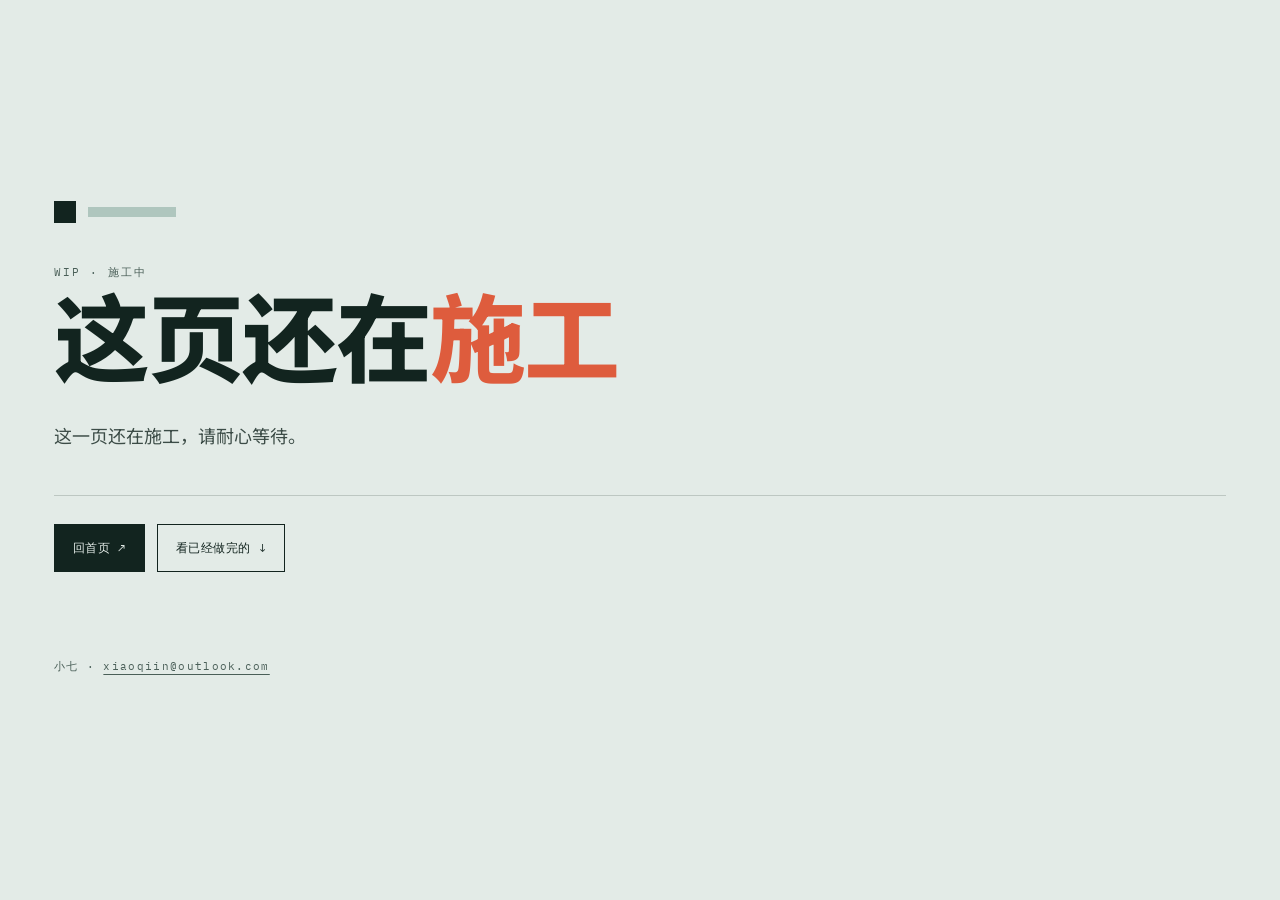
<file: wip.html>
<!DOCTYPE html>
<html lang="zh-CN" class="no-js">
<head>
<meta charset="utf-8">
<meta name="viewport" content="width=device-width, initial-scale=1, viewport-fit=cover">
<title>施工中 — 小七</title>
<meta name="description" content="这一页还在施工。没做完的东西不上站。">
<meta name="color-scheme" content="light">
<meta name="theme-color" content="#E3EBE7">
<meta name="robots" content="noindex">
<link rel="icon" href="data:image/svg+xml,%3Csvg xmlns='http://www.w3.org/2000/svg' viewBox='0 0 32 32'%3E%3Crect width='32' height='32' fill='%23E3EBE7'/%3E%3Crect x='6' y='6' width='14' height='14' fill='%2312241F'/%3E%3Ccircle cx='23' cy='21' r='5' fill='%23F07A5E'/%3E%3C/svg%3E">
<script>document.documentElement.classList.replace('no-js','js');</script>
<link rel="preconnect" href="https://fonts.googleapis.com">
<link rel="preconnect" href="https://fonts.gstatic.com" crossorigin>
<link href="https://fonts.googleapis.com/css2?family=Jost:wght@400;500;600;700&family=IBM+Plex+Mono:wght@400;500&family=Noto+Sans+SC:wght@300;400;500;700;900&display=swap" rel="stylesheet">
<link rel="stylesheet" href="style.css">
<style>
  .wip-wrap{
    min-height:100svh;
    display:flex; flex-direction:column; justify-content:center;
    padding:clamp(28px,7vw,96px) var(--pad);
    max-width:var(--max); margin:0 auto;
  }
  .wip-mark{ display:flex; align-items:center; gap:12px; margin-bottom:clamp(20px,4vw,40px); }
  .wip-mark__sq{ width:22px; height:22px; background:var(--ink); }
  .wip-mark__bar{ width:88px; height:10px; background:var(--sage); }
  .wip-eyebrow{
    font-family:var(--f-mono); font-size:11px; letter-spacing:.18em;
    text-transform:uppercase; color:var(--muted); margin:0 0 14px;
  }
  .wip-title{
    font-family:var(--f-display); font-weight:800;
    font-size:clamp(2.4rem,9vw,6rem); line-height:.98; letter-spacing:-.02em;
    margin:0; color:var(--ink);
  }
  .wip-title em{ font-style:normal; color:#DE5C3D; }  /* 大字对比度 3.03:1（--coral 只有 2.26） */
  .wip-lede{
    max-width:46ch; margin:clamp(20px,3vw,32px) 0 0;
    font-size:clamp(15px,1.6vw,18px); line-height:1.65; color:var(--ink-80);
  }
  .wip-rule{ height:1px; background:var(--line); margin:clamp(28px,4vw,44px) 0 clamp(20px,3vw,28px); }
  .wip-actions{ display:flex; flex-wrap:wrap; gap:12px; }
  .wip-foot{
    margin-top:clamp(36px,6vw,72px);
    font-family:var(--f-mono); font-size:11px; letter-spacing:.12em;
    color:var(--muted);
  }
  .wip-foot a{ color:var(--muted); text-decoration:underline; text-underline-offset:4px; }
  /* 覆盖 style.css 里 left:-9999px 的 skip：那会造成左侧溢出 */
  .skip{ left:0; top:0; transform:translateY(-130%); }
  .skip:focus{ transform:none; }
  /* 页脚邮箱：补足 44px 可点高度 */
  .wip-foot a{ display:inline-flex; align-items:center; min-height:44px; }
</style>
</head>
<body>
<a class="skip" href="#main">跳到正文</a>

<main class="wip-wrap" id="main">
  <div class="wip-mark" aria-hidden="true">
    <span class="wip-mark__sq"></span>
    <span class="wip-mark__bar"></span>
  </div>

  <p class="wip-eyebrow">WIP · 施工中</p>
  <h1 class="wip-title">这页还在<em>施工</em></h1>

  <p class="wip-lede">
    这一页还在施工，请耐心等待。
  </p>

  <div class="wip-rule"></div>

  <div class="wip-actions">
    <a class="btn btn--solid" href="index.html">回首页 <span aria-hidden="true">↗</span></a>
    <a class="btn btn--ghost" href="index.html#work">看已经做完的 <span aria-hidden="true">↓</span></a>
  </div>

  <p class="wip-foot">小七 · <a href="mailto:xiaoqiin@outlook.com">xiaoqiin@outlook.com</a></p>
</main>
</body>
</html>
</file>
<file: style.css>
/* ============================================================
   小七 — 个人作品档案
   风格参照：至上主义（Suprematism）+ 包豪斯（Bauhaus）
   原则：扁平、几何、只用直线与圆、三色 + 黑白
   ------------------------------------------------------------
   结构
     0. 设计变量 / 重置
     1. 背景图纸 / 进度条 / 跳转
     2. 顶栏 / 移动目录
     3. 首屏
     4. 跑马灯
     5. 区块与区块头
     6. 作品瀑布
     7. 兴趣清单
     8. 关于 / NOW 面板
     9. 笔记（details）
    10. 页脚
    11. 动效与降级（含 no-js / print）
    12. 响应式：>1024 桌面 / 681–1024 平板 / <=680 移动
   ============================================================ */

/* ============================================================
   0. 设计变量 / 重置
   ============================================================ */
:root{
  /* 配色：雾青与珊瑚（方案 05） */
  --paper:      #E3EBE7;
  --paper-2:    #D2DFDA;
  --ink:        #12241F;
  --coral:      #F07A5E;
  /* 大字专用珊瑚。想严格过 AA 大字线（3:1）就把下行换成 #DE5C3D（3.03:1），
     代价是「形状」与首屏珊瑚圆不再是同一个色，色押韵会断。当前选择保持押韵。 */
  --coral-ink:  #F07A5E;
  --teal:       #1F6F63;
  --sage:       #AFC6BE;

  /* 衍生文字色：全部经过对比度校算（见 HANDOFF §3） */
  --ink-80:     #3c4c47;   /* 正文次级 7.47:1 */
  --muted:      #4A5F58;   /* 小字/标注 5.64:1，纸二底 4.99:1 */
  --paper-muted:#a4afab;   /* 墨绿底小字 7.16:1 */
  --paper-60:   #8f9b97;   /* 墨绿底最弱 5.63:1 */

  --line:       rgba(18,36,31,.18);
  --line-soft:  rgba(18,36,31,.10);
  --line-paper: rgba(227,235,231,.22);

  --f-display:  "Jost", "Noto Sans SC", "PingFang SC", "Hiragino Sans GB", "Microsoft YaHei", system-ui, sans-serif;
  --f-body:     "Noto Sans SC", "Jost", "PingFang SC", "Hiragino Sans GB", "Microsoft YaHei", system-ui, sans-serif;
  --f-mono:     "IBM Plex Mono", "SFMono-Regular", Consolas, monospace;

  --pad:        clamp(20px, 4.2vw, 64px);
  --max:        1500px;
  --header-h:   64px;
  --marquee-h:  46px;
  --stage-h:    clamp(380px, 60svh, 620px);

  --cols:       12;
  --ease:       cubic-bezier(.2,.75,.2,1);
  --ease-mech:  cubic-bezier(.85,0,.15,1);   /* 机械顿挫：菜单、翻页、状态切换 */
}

*,*::before,*::after{ box-sizing:border-box; }

html{
  scroll-behavior:smooth;
  -webkit-text-size-adjust:100%;
  scroll-padding-top:calc(var(--header-h) + 12px);
}

body{
  margin:0;
  background:var(--paper);
  color:var(--ink);
  font-family:var(--f-body);
  font-size:16px;
  line-height:1.65;
  -webkit-font-smoothing:antialiased;
  text-rendering:optimizeLegibility;
  overflow-x:hidden;
}

img,svg{ display:block; max-width:100%; }
a{ color:inherit; text-decoration:none; }
::selection{ background:var(--sage); color:var(--ink); }

/* 全站数字：表格数字 + 斜杠零，列与列才能对齐 */
.hero__year,.stats dd,.sec-head__num,.idx,.thumb__no,.work__year,.work__status,
.note time,.now__stamp,.now__state,.facts dt,.stats dt,
.footer__bottom,.hero__tag,.marquee__track{
  font-variant-numeric: tabular-nums slashed-zero;
}

:focus-visible{
  outline:2px solid var(--ink);
  outline-offset:3px;
}
/* skip 落点是整块 section，焦点框贴内沿，避免横跨相邻区块 */
#work:focus-visible,
#story:focus-visible{ outline-offset:-2px; }
.section--ink :focus-visible,
.footer :focus-visible,
.drawer :focus-visible{ outline-color:var(--sage); }

/* 暗色区选中 */
.section--ink ::selection,
.footer ::selection{ background:var(--sage); color:var(--ink); }

/* ============================================================
   1. 背景图纸 / 进度条 / 跳转
   ============================================================ */
.skip{
  position:absolute; left:0; top:0;
  transform:translateY(-160%);
  background:var(--ink); color:var(--paper);
  padding:14px 18px; z-index:200;
  font-family:var(--f-mono); font-size:12px;
}
.skip:focus{ transform:none; }

.progress{
  position:fixed; inset:0 auto auto 0;
  height:2px; width:100%;
  background:var(--coral);
  transform:scaleX(0);
  transform-origin:0 50%;
  z-index:120;
  pointer-events:none;
}

.blueprint{
  position:fixed; inset:0;
  display:grid;
  grid-template-columns:repeat(var(--cols),1fr);
  gap:clamp(16px,2.4vw,40px);
  max-width:var(--max);
  margin-inline:auto;
  padding-inline:var(--pad);
  pointer-events:none;
  z-index:0;
  opacity:.55;
}
.blueprint span{ border-left:1px solid var(--line-soft); }
.blueprint span:last-child{ border-right:1px solid var(--line-soft); }

main, .masthead, .footer, .marquee{ position:relative; z-index:1; }

/* ============================================================
   2. 顶栏 / 移动目录
   ============================================================ */
.masthead{
  position:fixed; top:0; left:0; right:0;
  z-index:100;
  display:flex; align-items:center; justify-content:space-between;
  gap:24px;
  padding:0 var(--pad);
  height:var(--header-h);
  background:rgba(227,235,231,.84);
  backdrop-filter:blur(10px) saturate(120%);
  -webkit-backdrop-filter:blur(10px) saturate(120%);
  border-bottom:1px solid transparent;
  transition:border-color .3s var(--ease), background .3s var(--ease);
}
.masthead.is-scrolled{ border-bottom-color:var(--line); }

.brand{
  display:inline-flex; align-items:center; gap:10px;
  min-height:44px;            /* 触控最小热区 */
  padding-right:6px;
}
.brand__mark{
  width:16px; height:16px; background:var(--ink);
  transition:background .25s var(--ease), transform .4s var(--ease);
}
.brand:hover .brand__mark{ background:var(--coral); transform:rotate(45deg); }
.brand__name{
  font-family:var(--f-display);
  font-weight:700; font-size:15px; letter-spacing:.2em;
}

.nav{ display:flex; gap:clamp(8px,1.6vw,26px); }
.nav a{
  font-family:var(--f-mono);
  font-size:12px; letter-spacing:.06em;
  display:inline-flex; align-items:center; gap:6px;
  min-height:44px; padding:0 4px;
  text-decoration:underline;
  text-decoration-color:transparent;
  text-decoration-thickness:1px;
  text-underline-offset:6px;
  transition:text-decoration-color .2s, color .2s;
}
.nav a em{ font-style:normal; font-size:9px; color:var(--muted); }
.nav a:hover{ text-decoration-color:var(--ink); }

.masthead__end{ display:flex; align-items:center; gap:16px; }

.masthead__mail{
  display:inline-flex; align-items:center;
  min-height:44px;
  font-family:var(--f-mono); font-size:11.5px; letter-spacing:.04em;
  text-decoration:underline;
  text-decoration-color:var(--line);
  text-decoration-thickness:1px;
  text-underline-offset:6px;
  transition:text-decoration-color .2s, color .2s;
}
.masthead__mail:hover{ color:var(--teal); text-decoration-color:var(--teal); }

/* 目录按钮：只在移动端出现，64×64 正方形热区，贴右边缘 */
.menu-toggle{
  display:none;
  align-items:center; justify-content:center;
  width:64px; height:var(--header-h);
  margin-right:calc(var(--pad) * -1);
  padding:0;
  border:0; border-left:1px solid var(--line);
  background:transparent;
  font-family:var(--f-mono); font-size:11px; letter-spacing:.14em;
  color:var(--ink);
  cursor:pointer;
}
.menu-toggle__label{
  position:absolute; width:1px; height:1px;
  overflow:hidden; clip-path:inset(50%); white-space:nowrap;
}
.menu-toggle__bars{ display:block; width:16px; }
.menu-toggle__bars i{
  display:block; height:1.5px; background:var(--ink);
  transition:transform .25s var(--ease-mech), opacity .2s;
}
.menu-toggle__bars i + i{ margin-top:5px; }
.menu-toggle[aria-expanded="true"] .menu-toggle__bars i:first-child{ transform:translateY(3.25px) rotate(45deg); }
.menu-toggle[aria-expanded="true"] .menu-toggle__bars i:last-child{ transform:translateY(-3.25px) rotate(-45deg); }

/* 全屏目录（移动端） */
.drawer{
  position:fixed;
  inset:var(--header-h) 0 0 0;
  z-index:95;
  display:flex; flex-direction:column;
  background:var(--ink);
  color:var(--paper);
  clip-path:inset(0 0 100% 0);
  transition:clip-path .34s var(--ease-mech), visibility 0s linear .34s;
  pointer-events:none;
  visibility:hidden;
}
.drawer.is-open{
  clip-path:inset(0 0 0 0);
  pointer-events:auto;
  visibility:visible;
  transition:clip-path .34s var(--ease-mech), visibility 0s;
}
.drawer__list{
  list-style:none; margin:0; padding:0;
  flex:1 1 auto;
  display:grid; grid-template-rows:repeat(4,1fr);
}
.drawer__list li{ display:flex; border-bottom:1px solid var(--line-paper); }
.drawer__list li:first-child{ border-top:0; }
.drawer__list a{
  flex:1 1 auto;
  display:grid;
  grid-template-columns:44px 1fr auto;
  align-items:center;
  gap:12px;
  padding:0 20px;
  min-height:84px;
}
.drawer__idx{
  font-family:var(--f-mono); font-size:13px;
  color:var(--sage);
  font-variant-numeric:tabular-nums slashed-zero;
}
.drawer__zh{
  font-family:var(--f-display);
  font-weight:700; font-size:clamp(1.6rem,7vw,2.2rem);
  letter-spacing:.02em;
}
.drawer__en{
  font-family:var(--f-mono); font-size:9.5px;
  letter-spacing:.16em;
  color:var(--paper-muted);
  writing-mode:vertical-rl;
  justify-self:end;
}
.drawer__list a:active,
.drawer__list a:hover{ background:rgba(227,235,231,.06); }
.drawer__foot{
  display:grid; grid-template-columns:1fr 1fr;
  border-top:1px solid var(--line-paper);
}
.drawer__foot a{
  display:flex; align-items:center; justify-content:center;
  min-height:64px;
  font-family:var(--f-mono); font-size:12px; letter-spacing:.08em;
}
.drawer__foot a + a{ border-left:1px solid var(--line-paper); }
.drawer__foot a:active{ background:rgba(227,235,231,.08); }

/* 无 JS：目录按钮藏起来，导航直接展开（移动端换成两行小字） */
.no-js .menu-toggle{ display:none; }
.no-js .drawer{ display:none; }
@media (max-width:680px){
  .no-js .nav{
    display:flex; flex-wrap:wrap;
    gap:0 14px;
  }
  .no-js .nav a{ font-size:11px; min-height:40px; }
  .no-js .nav a em{ display:none; }
  .no-js .masthead__mail{ display:none; }
}

/* 打开目录时锁滚动 */
.menu-open, .menu-open body{ overflow:hidden; }

/* ============================================================
   3. 首屏
   ============================================================ */
.hero{
  position:relative;
  max-width:var(--max); margin-inline:auto;
  padding:calc(var(--header-h) + clamp(28px,5vw,72px)) var(--pad) clamp(28px,4vw,64px);
  min-height:100svh;
  display:grid;
  grid-template-columns:repeat(12,1fr);
  gap:clamp(16px,2.4vw,40px);
  align-items:center;
}

.hero__rail{
  position:absolute; left:calc(var(--pad) * .34); top:46%;
  writing-mode:vertical-rl;
  font-family:var(--f-mono); font-size:10px; letter-spacing:.26em;
  color:var(--muted);
  margin:0;
}

.hero__copy{ grid-column:1 / span 7; }

.eyebrow{
  display:flex; align-items:center; gap:10px;
  margin:0 0 clamp(16px,2.2vw,28px);
  font-family:var(--f-mono);
  font-size:11px; letter-spacing:.16em; text-transform:uppercase;
}
.eyebrow__dot{
  width:9px; height:9px; background:var(--coral);
  flex:0 0 auto;
}

.hero__title{
  margin:0;
  font-family:var(--f-display);
  font-weight:800;
  font-size:clamp(3.5rem, 9.2vw, 8rem);
  line-height:1.04;
  letter-spacing:.005em;
}
.hero__title .line{ display:block; }
.hero__title .accent{ color:var(--coral-ink); }

.hero__meta{
  display:grid;
  grid-template-columns:minmax(0,1fr) auto;
  gap:clamp(18px,3vw,44px);
  align-items:end;
  margin-top:clamp(22px,3vw,40px);
  padding-top:clamp(18px,2.4vw,28px);
  border-top:1px solid var(--line);
  max-width:44rem;
}
.hero__lede{
  margin:0;
  font-size:clamp(15px,1.06vw,16.5px);
  line-height:1.85;
  color:var(--ink-80);
  text-wrap:pretty;
}

.hero__actions{ display:flex; gap:10px; flex-wrap:wrap; }

.btn{
  display:inline-flex; align-items:center; justify-content:center; gap:8px;
  min-height:48px;
  font-family:var(--f-mono);
  font-size:12px; letter-spacing:.04em;
  padding:12px 18px;
  border:1px solid var(--ink);
  background:transparent;
  transition:background .22s var(--ease), color .22s var(--ease), transform .22s var(--ease);
}
.btn span{ transition:transform .3s var(--ease); }
.btn--solid{ background:var(--ink); color:var(--paper); }
.btn--solid:hover{ background:var(--coral); border-color:var(--coral); color:var(--ink); }
.btn--ghost:hover{ background:var(--ink); color:var(--paper); }
.btn:hover span{ transform:translate(2px,2px); }
.btn:active{ transform:translateY(1px); }

.stats{
  display:flex; flex-wrap:wrap;
  margin:clamp(22px,3vw,40px) 0 0;
  border-top:1px solid var(--line);
  max-width:44rem;
}
.stats > div{
  padding:14px clamp(14px,2vw,28px) 0 0;
  margin-right:clamp(14px,2vw,28px);
  border-right:1px solid var(--line);
  min-width:88px;
}
.stats > div:last-child{ border-right:0; margin-right:0; }
.stats dt{
  font-family:var(--f-mono); font-size:9.5px;
  letter-spacing:.2em; text-transform:uppercase;
  color:var(--muted);
  margin-bottom:4px;
}
.stats dd{
  margin:0;
  font-family:var(--f-display); font-weight:600;
  font-size:26px; line-height:1;
}

/* ---- 首屏构图：几何 + 人物 ---- */
.hero__art{
  grid-column:8 / span 5;
  position:relative;
  margin:0;
  display:flex;
  justify-content:flex-end;
}

.stage{
  position:relative;
  height:var(--stage-h);
  width:100%;
}
.stage span{ position:absolute; display:block; }

/* 珊瑚圆：人物头部背后，向左溢出 */
.stage__circle{
  width:80%; aspect-ratio:1; border-radius:50%;
  background:var(--coral);
  left:-17%; top:0;
  z-index:1;
}
/* 青条：托住底部，遮住人物被裁切的地方 */
.stage__bar{
  left:-9%; right:0; bottom:0;
  height:6%;
  background:var(--teal);
  z-index:3;
}

.stage__fig{
  position:absolute;
  inset:0;
  width:100%; height:100%;
  object-fit:cover;
  object-position:50% 10%;
  z-index:2;
  transition:transform .9s var(--ease);
}
.hero__art:hover .stage__fig{ transform:translateY(-8px); }

.hero__tag,
.hero__year{
  font-family:var(--f-mono); font-size:10px;
  letter-spacing:.18em; text-transform:uppercase;
  z-index:4;
}
.hero__tag{ top:-22px; left:0; color:var(--muted); }
.hero__year{ bottom:9px; right:6px; color:var(--paper); }

/* 首屏推荐位：人像是「推荐 Nº04」的入口，整块都是链接。
   圆 / 条 / 图 / 两个角标都是 <a> 的后代，点哪儿都落在这条链接上，
   不需要额外抬 z-index；只把链接自身的默认下划线、蓝字、点击高亮去掉。 */
.stage-link{
  display:block;
  width:100%;
  color:inherit;
  text-decoration:none;
  cursor:pointer;
  -webkit-tap-highlight-color:transparent;
}
/* 键盘焦点：--sage 2px 内收轮廓（不撑破版心、不压到标题） */
.stage-link:focus-visible{
  /* 纸底上 sage 只有 1.3:1，看不见；纸底用墨绿实线，墨绿底（兴趣行）仍用 sage */
  outline:2px solid var(--ink);
  outline-offset:-2px;
  background:rgba(227,235,231,.06);
}
@media (hover:hover) and (pointer:fine){
  .stage-link:hover .hero__tag{ color:var(--ink); }
}

/* ============================================================
   4. 跑马灯
   ============================================================ */
.marquee{
  background:var(--ink);
  color:var(--paper);
  height:var(--marquee-h);
  display:flex; align-items:center;
  overflow:hidden;
  border-block:1px solid var(--ink);
}
.marquee__track{
  display:flex; width:max-content;
  animation:marquee 34s linear infinite;
}
.marquee__track > span{
  display:inline-flex; align-items:center;
  white-space:nowrap;
  font-family:var(--f-mono);
  font-size:12px; letter-spacing:.16em;
}
.marquee__track i{
  display:inline-block;
  width:7px; height:7px;
  background:var(--sage);
  margin:0 clamp(18px,2.4vw,34px);
}
@keyframes marquee{ to{ transform:translateX(-50%); } }

/* ============================================================
   5. 区块与区块头
   ============================================================ */
.section{
  max-width:var(--max); margin-inline:auto;
  padding:clamp(56px,8vw,132px) var(--pad);
}
.section--ink{
  background:var(--ink);
  color:var(--paper);
  max-width:none;
}
.section--ink > *{ max-width:var(--max); margin-inline:auto; }
.section--ink .sec-head,
.section--ink .index-list{ max-width:calc(var(--max) - var(--pad) * 2); }

.sec-head{
  display:grid;
  grid-template-columns:auto 1fr auto;
  align-items:baseline;
  gap:clamp(14px,2.4vw,36px);
  border-top:2px solid var(--ink);   /* 承重线 2px */
  padding-top:16px;
  margin-bottom:clamp(28px,4vw,60px);
}
.sec-head__num{
  font-family:var(--f-mono); font-size:12px;
  letter-spacing:.1em;
  align-self:start;
  padding-top:.5em;
}
.sec-head__title{
  margin:0;
  font-family:var(--f-display);
  font-size:clamp(1.5rem,2.9vw,2.4rem);
  font-weight:700;
  line-height:1.15;
  display:flex; align-items:baseline; flex-wrap:wrap; gap:.5em .9em;
}
.sec-head__title span{
  font-family:var(--f-mono);
  font-size:10px; font-weight:400;
  letter-spacing:.2em; text-transform:uppercase;
  color:var(--muted);
}
.sec-head__link,
.sec-head__note{
  font-family:var(--f-mono); font-size:11.5px;
  letter-spacing:.04em;
  justify-self:end;
  color:var(--muted);
}
.sec-head__link{
  text-decoration:underline;
  text-decoration-thickness:1px;
  text-underline-offset:5px;
  transition:color .2s;
}
.sec-head__link:hover{ color:var(--teal); }

/* 笔记区头部的长文入口：把可点区撑到 44px 高，用负外边距抵掉，不改变基线对齐 */
.sec-head__note .sec-head__link{
  display:inline-block;
  padding-block:15px;
  margin-block:-15px;
  vertical-align:baseline;
}

.sec-head--light{ border-top-color:var(--paper); }
.sec-head--light .sec-head__title span,
.sec-head--light .sec-head__note{ color:var(--paper-muted); }
.sec-head--light .sec-head__link:hover{ color:var(--sage); }

/* ============================================================
   6. 作品瀑布
   ============================================================ */
.works{
  display:grid;
  grid-template-columns:repeat(12,1fr);
  gap:clamp(22px,3.4vw,52px) clamp(16px,2.4vw,40px);
  align-items:start;
}
.work{ grid-column:span 4; margin:0; }
.work--wide{ grid-column:span 7; }
.work--wide .thumb{ aspect-ratio:16/10; }
.work:nth-child(2){ grid-column:8 / span 5; margin-top:clamp(28px,9.6vw,136px); }
.work:nth-child(4){ margin-top:clamp(10px,3.4vw,54px); }
/* 第 6 件压轴：宽卡（与第一件同宽），避免三行两件之后只剩一张 4 栏小卡、右侧空 8 栏 */
.work:nth-child(6){
  grid-column:1 / span 7;
  margin-top:clamp(18px,4vw,64px);
}
.work:nth-child(6) .thumb{ aspect-ratio:16/10; }

.work__link{ display:block; }

.thumb{
  position:relative;
  aspect-ratio:4/3;
  overflow:hidden;
  background:var(--paper-2);
  border:1px solid var(--line);
  color:var(--ink);
}
.thumb .f{
  position:absolute;
  transition:transform .85s var(--ease);
  will-change:transform;
}

/* 工程编号 + hover 十字准星 */
.thumb__no{
  position:absolute; left:10px; top:8px; z-index:5;
  font-family:var(--f-mono); font-size:9.5px; letter-spacing:.18em;
  color:var(--muted);
}
.thumb::before,
.thumb::after{
  content:""; position:absolute; width:14px; height:14px; z-index:6;
  opacity:0; transition:opacity .22s var(--ease);
}
.thumb::before{ top:7px; right:7px; border-top:1px solid currentColor; border-right:1px solid currentColor; }
.thumb::after{ bottom:7px; left:7px; border-bottom:1px solid currentColor; border-left:1px solid currentColor; }
.work:hover .thumb::before,
.work:hover .thumb::after{ opacity:.55; }

/* 作品 1 — 方与圆 */
.thumb--a{ background:var(--paper-2); }
.thumb--a .f1{
  width:45%; aspect-ratio:1; left:9%; top:13%;
  background:var(--ink); transform:rotate(-4deg);
}
.thumb--a .f2{
  width:33%; aspect-ratio:1; border-radius:50%;
  background:var(--coral); right:11%; top:22%;
}
.thumb--a .f3{
  width:29%; height:7.5%; left:11%; bottom:15%;
  background:var(--sage);
}
.thumb--a .f4{
  width:13%; aspect-ratio:1; border-radius:50%;
  border:1.5px solid var(--ink);
  right:17%; bottom:13%;
}
.work:hover .thumb--a .f1{ transform:rotate(-11deg) scale(1.04); }
.work:hover .thumb--a .f2{ transform:translate(-7%,-6%); }
.work:hover .thumb--a .f3{ transform:translateX(14%); }

/* 作品 2 — 网格 */
.thumb--b{ background:var(--ink); color:var(--paper); }
.thumb--b .thumb__no{ color:var(--paper-muted); }
.thumb--b .f1{
  inset:14%;
  background-image:
    linear-gradient(var(--line-paper) 1px, transparent 1px),
    linear-gradient(90deg, var(--line-paper) 1px, transparent 1px);
  background-size:16.66% 16.66%;
  background-position:0 0;
  transition:background-position .8s var(--ease);
}
.thumb--b .f2{
  width:21%; aspect-ratio:1;
  background:var(--coral);
  left:52%; top:38%;
}
.work:hover .thumb--b .f1{ background-position:5% 6%; }
.work:hover .thumb--b .f2{ transform:translate(30%,-24%); }

/* 作品 3 — 斜条 */
.thumb--c{ background:var(--teal); color:var(--paper); }
.thumb--c .thumb__no{ color:var(--paper); }
.thumb--c .f1{
  width:150%; height:17%;
  background:var(--ink);
  left:-24%; top:36%;
  transform:rotate(-26deg);
}
.thumb--c .f2{
  width:31%; aspect-ratio:1; border-radius:50%;
  background:var(--paper);
  right:2%; top:-8%;
}
.thumb--c .f3{
  width:2px; height:58%;
  background:var(--sage);
  left:22%; bottom:0;
}
.work:hover .thumb--c .f1{ transform:rotate(-32deg) translateX(4%); }
.work:hover .thumb--c .f2{ transform:translateY(14%); }

/* 作品 4 — 同心圆 */
.thumb--d{ background:#EDF2EF; }
.thumb--d .f{
  border-radius:50%;
  border:1.5px solid var(--ink);
  left:50%; top:50%;
}
.thumb--d .f1{ width:74%; aspect-ratio:1; transform:translate(-50%,-50%); }
.thumb--d .f2{ width:50%; aspect-ratio:1; transform:translate(-50%,-50%); }
.thumb--d .f3{ width:26%; aspect-ratio:1; transform:translate(-50%,-50%); background:var(--coral); border:0; }
.thumb--d .f4{
  width:9%; aspect-ratio:1; transform:translate(-50%,-50%);
  background:var(--ink); border:0;
}
.work:hover .thumb--d .f1{ transform:translate(-50%,-50%) scale(1.12); }
.work:hover .thumb--d .f2{ transform:translate(-50%,-50%) scale(.86); }
.work:hover .thumb--d .f4{ transform:translate(-50%,-50%) scale(1.6); }

/* 作品 5 — 纪念碑 */
.thumb--e{ background:var(--sage); }
.thumb--e .thumb__no{ color:var(--ink); }
.thumb--e .f{ background:var(--ink); bottom:0; }
.thumb--e .f1{ width:9%;  height:62%; left:14%; }
.thumb--e .f2{ width:9%;  height:84%; left:30%; }
.thumb--e .f3{ width:22%; height:40%; left:44%; }
.thumb--e .f4{ width:5%;  height:52%; left:74%; background:var(--paper); }
.work:hover .thumb--e .f1{ transform:translateY(8%); }
.work:hover .thumb--e .f2{ transform:translateY(-6%); }
.work:hover .thumb--e .f3{ transform:translateY(4%); }

/* 作品 6 — 深绿底：指标条 + 健康度环（对应页面首屏的环与四指标） */
.thumb--f{ background:#0F3B31; color:var(--paper); }
.thumb--f .thumb__no{ color:rgba(227,235,231,.72); }
.thumb--f .f{ background:var(--paper); }
.thumb--f .f1{ width:5.5%; height:20%; left:13%;  bottom:26%; }
.thumb--f .f2{ width:5.5%; height:34%; left:23%;  bottom:26%; }
.thumb--f .f3{ width:5.5%; height:50%; left:33%;  bottom:26%; }
.thumb--f .f4{
  width:31%; aspect-ratio:1;
  left:55%; top:26%;
  background:none;
  border:2px solid var(--paper);
  border-radius:50%;
}
.thumb--f .f5{
  width:8.5%; aspect-ratio:1;
  left:66.2%; top:37.2%;
  background:var(--coral);
  border-radius:50%;
}
.thumb--f .f1,
.thumb--f .f2,
.thumb--f .f3{ transform-origin:50% 100%; }
.work:hover .thumb--f .f1{ transform:scaleY(1.55); }
.work:hover .thumb--f .f2{ transform:scaleY(1.26); }
.work:hover .thumb--f .f3{ transform:scaleY(1.08); }
.work:hover .thumb--f .f5{ transform:scale(1.18); }

.work__info{
  display:grid;
  grid-template-columns:minmax(0,1fr) auto;
  gap:2px 14px;
  margin-top:14px;
  padding-top:12px;
  border-top:1px solid var(--line);
}
.work__info h3{
  grid-area:1 / 1;
  margin:0;
  font-family:var(--f-display);
  font-size:clamp(16px,1.5vw,20px);
  font-weight:600;
  line-height:1.3;
}
.work__info h3 span{
  display:block;
  font-family:var(--f-mono);
  font-size:10px; font-weight:400;
  letter-spacing:.14em; text-transform:uppercase;
  color:var(--muted);
  margin-top:5px;
}
.work__summary{
  grid-area:2 / 1;
  margin:6px 0 0;
  font-size:13.5px;
  line-height:1.6;
  color:var(--ink-80);
}
.work__tags{
  grid-area:3 / 1 / 4 / 3;
  margin:6px 0 0;
  font-size:12px;
  color:var(--muted);
}
.work__year{
  grid-area:1 / 2;
  font-family:var(--f-mono);
  font-size:11px;
  color:var(--muted);
}
.work__status{
  grid-area:2 / 2;
  justify-self:end; align-self:center;
  display:inline-flex; align-items:center; gap:7px;
  font-family:var(--f-mono); font-size:10px; letter-spacing:.1em;
  color:var(--muted);
  border:1px solid var(--line);
  padding:3px 8px;
  white-space:nowrap;
}
.work__link:hover h3{ text-decoration:underline; text-underline-offset:5px; text-decoration-thickness:1px; }

/* 状态标记：方块=在用，横条=半成品，空心圆=停了 */
.mark{ width:9px; height:9px; display:inline-block; flex:0 0 auto; }
.mark--live{ background:var(--coral); }
.mark--half{ background:var(--teal); height:3px; }
.mark--off{ border:1px solid currentColor; border-radius:50%; background:transparent; }

/* ============================================================
   7. 兴趣清单
   ============================================================ */
.index-list{
  list-style:none;
  margin:0; padding:0;
  border-top:1px solid var(--line-paper);
}
.index-row{
  display:grid;
  grid-template-columns:70px minmax(0,1.05fr) minmax(0,.95fr) minmax(0,1.35fr);
  align-items:center;
  gap:clamp(10px,2vw,28px);
  padding:clamp(16px,2vw,24px) 0;
  border-bottom:1px solid var(--line-paper);
  background:linear-gradient(var(--sage),var(--sage)) no-repeat left center;
  background-size:0% 100%;
  transition:background-size .45s var(--ease), color .28s var(--ease), padding .35s var(--ease);
}
.idx{
  font-family:var(--f-mono); font-size:11px;
  color:var(--paper-muted);
}
.it{
  font-family:var(--f-display);
  font-size:clamp(17px,1.9vw,24px);
  font-weight:600;
}
.ie{
  font-family:var(--f-mono);
  font-size:10.5px; letter-spacing:.14em; text-transform:uppercase;
  color:var(--paper-muted);
}
.im{
  font-size:13.5px;
  color:rgba(227,235,231,.78);
}
@media (hover:hover) and (pointer:fine){
  .index-list li:hover .index-row{
    background-size:100% 100%;
    color:var(--ink);
    padding-inline:clamp(10px,1.4vw,20px);
  }
  .index-list li:hover .idx,
  .index-list li:hover .ie{ color:var(--ink); }
  .index-list li:hover .im{ color:var(--ink-80); }
}

/* ============================================================
   8. 关于 / NOW 面板
   ============================================================ */
.about{
  display:grid;
  grid-template-columns:repeat(12,1fr);
  gap:clamp(24px,4vw,64px);
}
.about__text{ grid-column:1 / span 6; }
.about__big{
  font-family:var(--f-display);
  font-weight:700;
  font-size:clamp(1.6rem,3.1vw,2.6rem);
  line-height:1.25;
  margin:0 0 .8em;
  letter-spacing:-.01em;
}
.about__text p{
  margin:0 0 1em;
  font-size:clamp(15px,1.05vw,16px);
  line-height:1.9;
  color:var(--ink-80);
  max-width:38ch;
}

.facts{
  display:grid;
  grid-template-columns:1fr 1fr;
  gap:0 clamp(18px,2vw,32px);
  margin:clamp(28px,3.4vw,44px) 0 0;
}
.facts > div{
  border-top:1px solid var(--line);
  padding:12px 0 14px;
}
.facts dt{
  font-family:var(--f-mono);
  font-size:9.5px; letter-spacing:.2em; text-transform:uppercase;
  color:var(--muted);
  margin-bottom:5px;
}
.facts dd{ margin:0; font-size:13.5px; }
.facts a{
  display:inline-flex; align-items:center;
  min-height:45px;
  text-decoration:underline;
  text-decoration-color:var(--line);
  text-decoration-thickness:1px;
  text-underline-offset:4px;
}
.facts a:hover{ color:var(--teal); text-decoration-color:var(--teal); }

.now{ grid-column:8 / span 5; margin:0; align-self:end; }
.now__frame{
  border:1px solid var(--ink);
  background:var(--paper-2);
}
.now__head{
  display:flex; justify-content:space-between; align-items:center;
  gap:12px;
  padding:10px 14px;
  border-bottom:1px solid var(--line);
  font-family:var(--f-mono); font-size:9.5px;
  letter-spacing:.18em; text-transform:uppercase;
  color:var(--muted);
}
.now__stamp{ color:var(--ink); font-weight:500; }

.now__rows{ list-style:none; margin:0; padding:0; }
.now__rows li{
  display:grid;
  grid-template-columns:56px minmax(0,1fr) auto;
  gap:10px;
  align-items:start;
  padding:14px;
  border-bottom:1px solid var(--line);
}
.now__label{
  font-family:var(--f-mono); font-size:9.5px;
  letter-spacing:.14em; text-transform:uppercase;
  color:var(--muted);
  padding-top:3px;
}
.now__content{ font-size:13.5px; line-height:1.65; color:var(--ink); }
.now__state{
  font-family:var(--f-mono); font-size:10px;
  color:var(--muted);
  white-space:nowrap;
  padding-top:3px;
}

.now__legend{
  display:flex; flex-wrap:wrap; gap:16px;
  padding:10px 14px;
  font-family:var(--f-mono); font-size:9.5px;
  letter-spacing:.12em;
  color:var(--muted);
}
.now__legend > span{ display:inline-flex; align-items:center; gap:7px; }

.now figcaption{
  margin-top:10px;
  font-family:var(--f-mono);
  font-size:10px; letter-spacing:.06em;
  color:var(--muted);
}

/* ============================================================
   9. 笔记（details）
   ============================================================ */
.notes{ border-top:1px solid var(--line); }

/* 空态：两条直线 + 一句话 + 一个空心直角方块。
   不放占位条、不放灰条骨架屏、不放假日期——空就是空，别装成加载中。 */
.notes-empty{
  display:flex;
  align-items:center;
  gap:14px;
  border-top:1px solid var(--line);
  border-bottom:1px solid var(--line);
  padding:clamp(26px,3.6vw,42px) 0;
}
.notes-empty::before{
  content:"";
  flex:0 0 auto;
  width:9px; height:9px;
  border:1px solid var(--ink);
}
.notes-empty__text{
  margin:0;
  font-size:15px;
  line-height:1.7;
  color:var(--muted);
}

.note{ border-bottom:1px solid var(--line); }

.note summary{
  display:grid;
  grid-template-columns:120px minmax(0,1fr) auto 30px;
  align-items:center;
  gap:clamp(12px,2vw,28px);
  min-height:64px;
  padding:clamp(14px,1.8vw,18px) 0;
  cursor:pointer;
  list-style:none;
  background:linear-gradient(var(--ink),var(--ink)) no-repeat left center;
  background-size:0% 100%;
  transition:background-size .45s var(--ease), color .3s var(--ease), padding .35s var(--ease);
}
.note summary::-webkit-details-marker{ display:none; }
.note summary::marker{ content:""; }

.note time{
  font-family:var(--f-mono); font-size:11px;
  color:var(--muted);
  transition:color .3s;
}
.n-title{
  font-family:var(--f-display);
  font-size:clamp(16px,1.7vw,21px);
  font-weight:500;
}
.n-tag{
  font-family:var(--f-mono); font-size:10px;
  letter-spacing:.14em; text-transform:uppercase;
  color:var(--muted);
  border:1px solid var(--line);
  padding:2px 8px;
  transition:color .3s, border-color .3s;
}
/* + → × */
.n-cue{
  position:relative; justify-self:end;
  width:16px; height:16px;
  transition:transform .3s var(--ease-mech);
}
.n-cue::before,
.n-cue::after{
  content:""; position:absolute; inset:50% 0 auto 0;
  height:1.5px; background:var(--ink);
  transition:background .3s;
}
.n-cue::after{ transform:rotate(90deg); }
.note[open] .n-cue{ transform:rotate(45deg); }

.note__body{
  padding:8px 0 clamp(22px,3vw,32px);
  padding-left:calc(120px + clamp(12px,2vw,28px));
  padding-right:30px;
}
.note__body p{
  margin:0;
  max-width:46ch;
  font-size:clamp(14.5px,1.05vw,15.5px);
  line-height:1.9;
  color:var(--ink-80);
}

@media (hover:hover) and (pointer:fine){
  .note summary:hover{
    background-size:100% 100%;
    color:var(--paper);
    padding-inline:clamp(10px,1.4vw,20px);
  }
  .note summary:hover time,
  .note summary:hover .n-tag{ color:var(--paper-muted); border-color:var(--line-paper); }
  .note summary:hover .n-cue::before,
  .note summary:hover .n-cue::after{ background:var(--paper); }
}
/* 触屏：按下瞬间硬切反白，零延迟 */
@media (hover:none){
  .note summary:active{
    background-size:100% 100%;
    color:var(--paper);
    padding-inline:12px;
  }
  .note summary:active time,
  .note summary:active .n-tag{ color:var(--paper-muted); border-color:var(--line-paper); }
  .note summary:active .n-cue::before,
  .note summary:active .n-cue::after{ background:var(--paper); }
}

/* ============================================================
   10. 页脚
   ============================================================ */
.footer{
  background:var(--ink);
  color:var(--paper);
  padding:clamp(48px,7vw,96px) var(--pad) 24px;
}
.footer__top{
  max-width:var(--max); margin-inline:auto;
  display:grid;
  gap:clamp(16px,2.4vw,28px);
  padding-bottom:clamp(32px,4.4vw,56px);
}
.footer__kicker{
  margin:0;
  font-family:var(--f-mono);
  font-size:11px; letter-spacing:.22em; text-transform:uppercase;
  color:var(--paper-muted);
}
.footer__mail{
  justify-self:start;
  align-items:flex-start;
  min-height:44px;
  font-family:var(--f-display);
  font-weight:700;
  font-size:clamp(3rem,10vw,8rem);
  line-height:.95;
  letter-spacing:-.02em;
  display:inline-flex; align-items:flex-start; gap:.15em;
  transition:color .25s var(--ease);
}
.footer__mail span{ font-size:.4em; line-height:1; margin-top:.12em; }
.footer__mail:hover{ color:var(--sage); }

.footer__nav{
  display:flex; flex-wrap:wrap;
  gap:clamp(14px,2.4vw,32px);
  border-top:1px solid var(--line-paper);
  padding-top:clamp(14px,2vw,20px);
}
.footer__nav a{
  display:inline-flex; align-items:center;
  min-height:44px;
  font-family:var(--f-mono);
  font-size:12px; letter-spacing:.06em;
  text-decoration:underline;
  text-decoration-color:rgba(227,235,231,.32);
  text-decoration-thickness:1px;
  text-underline-offset:6px;
  transition:text-decoration-color .2s, color .2s;
}
.footer__nav a:hover{ color:var(--sage); text-decoration-color:var(--sage); }

.footer__bottom{
  max-width:var(--max); margin-inline:auto;
  border-top:1px solid var(--line-paper);
  padding-top:16px;
  display:flex; flex-wrap:wrap;
  justify-content:space-between; align-items:center; gap:12px;
  font-family:var(--f-mono);
  font-size:10.5px; letter-spacing:.06em;
  color:var(--paper-muted);
}
.swatches{ display:inline-flex; gap:4px; }
.swatches i{ width:10px; height:10px; display:block; }
.swatches i:nth-child(1){ background:var(--paper); }
.swatches i:nth-child(2){ background:var(--coral); }
.swatches i:nth-child(3){ background:var(--teal); }
.swatches i:nth-child(4){ background:var(--sage); }

/* ============================================================
   10.5 网格 X 光（按住 G）
   ============================================================ */
.grid-hint{
  font-family:var(--f-mono);
  font-size:10px; letter-spacing:.08em;
  color:var(--paper-muted);
  border-bottom:1px dashed rgba(227,235,231,.3);
  padding-bottom:1px;
}

.gridx-hud{
  position:fixed; right:var(--pad); bottom:16px;
  z-index:130;
  display:none;
  align-items:center; gap:10px;
  padding:7px 11px;
  background:var(--ink);
  color:var(--paper);
  font-family:var(--f-mono); font-size:10px;
  letter-spacing:.14em;
  font-variant-numeric:tabular-nums slashed-zero;
  border:1px solid var(--coral);
  pointer-events:none;
}
.gridx-hud__key{ color:var(--coral); }

html.gridx .gridx-hud{ display:inline-flex; }
html.gridx .blueprint{ opacity:1; z-index:9; }
html.gridx .blueprint span{ border-left-color:rgba(240,122,94,.55); }
html.gridx .blueprint span:last-child{ border-right-color:rgba(240,122,94,.55); }
html.gridx .stage__fig,
html.gridx .thumb,
html.gridx .now__frame{ opacity:.32; }
html.gridx .progress{ background:var(--teal); }

@media (hover:none){
  .grid-hint{ display:none; }
}

/* ============================================================
   11. 动效与降级
   ============================================================ */
/* 只有 JS 可用时才隐藏待入场元素：无 JS / 打印时内容必须在 */
.js [data-reveal]{
  opacity:0;
  transform:translateY(14px);
  transition:
    opacity .7s var(--ease-mech) var(--d, 0s),
    transform .7s var(--ease-mech) var(--d, 0s);
}
.js [data-reveal].is-in{
  opacity:1;
  transform:none;
}

@media (prefers-reduced-motion:reduce){
  html{ scroll-behavior:auto; }
  *,*::before,*::after{
    animation-duration:.001ms !important;
    animation-iteration-count:1 !important;
    transition-duration:.001ms !important;
  }
  .js [data-reveal]{ opacity:1; transform:none; }
  .marquee__track{ animation:none; }
  .hero__art:hover .stage__fig{ transform:none; }
  .drawer, .drawer.is-open{ transition-delay:0s !important; }
}

@media print{
  .masthead,.drawer,.progress,.blueprint,.marquee,.skip,.menu-toggle{ display:none !important; }
  body{ background:#fff; color:#000; }
  .js [data-reveal]{ opacity:1 !important; transform:none !important; }
  .section{ break-inside:avoid; padding:18px 0; }
  a[href^="http"]::after{ content:" (" attr(href) ")"; font-size:10px; }
}

/* ============================================================
   12. 响应式
   ------------------------------------------------------------
   桌面   >1024px  : 12 栏
   平板 681–1024px : 8 栏，首屏 5+3，作品 5+3 / 4+4+8
   移动  <=680px   : 4 栏，全单列，宽卡满出血，错位缩进
   ============================================================ */

/* ---------- 桌面收窄 ---------- */
@media (max-width:1180px){
  :root{ --stage-h:clamp(360px,58svh,560px); }
  .hero__rail{ display:none; }
}

/* ---------- 平板 ---------- */
@media (max-width:1024px){
  :root{
    --cols:8;
    --pad:32px;
    --header-h:64px;
    --stage-h:clamp(340px,60svh,680px);
  }
  .blueprint span:nth-child(n+9){ display:none; }
  .blueprint{ opacity:.45; }

  .masthead{ gap:16px; }
  .nav{ gap:clamp(6px,1.2vw,14px); }
  .nav a{ font-size:11.5px; }
  .masthead__mail{ font-size:11px; }

  /* 首屏：8 栏 5+3，整屏 = 顶栏 + 首屏 + 跑马灯 */
  .hero{
    grid-template-columns:repeat(8,1fr);
    gap:20px 20px;
    min-height:calc(100svh - var(--header-h) - var(--marquee-h));
    padding-top:calc(var(--header-h) + clamp(24px,4vw,44px));
    padding-bottom:clamp(16px,2.4vw,28px);
    align-content:stretch;
  }
  .hero__copy{
    grid-column:1 / span 5;
    align-self:stretch;
    display:flex; flex-direction:column;
    justify-content:flex-start;
  }
  .hero__copy .stats{ margin-top:auto; }
  .hero__art{ grid-column:6 / span 3; justify-content:flex-start; align-self:end; }
  .hero__title{ font-size:clamp(2.9rem,8.2vw,5.2rem); }
  .hero__lede{ font-size:16.5px; line-height:1.85; }
  .hero__meta{ grid-template-columns:1fr; align-items:start; gap:20px; }
  .hero__lede{ max-width:34ch; }
  .hero__tag{ top:-20px; font-size:9px; }
  .hero__year{ font-size:9px; }

  .stats > div{ min-width:0; padding-right:clamp(10px,1.6vw,18px); margin-right:clamp(10px,1.6vw,18px); }
  .stats dd{ font-size:22px; }

  /* 作品：5+3 ／ 4+4 ／ 8 通栏 */
  .works{ grid-template-columns:repeat(8,1fr); gap:36px 20px; }
  .work{ grid-column:span 4; }
  .work--wide{ grid-column:span 5; }
  .work:nth-child(2){ grid-column:6 / span 3; margin-top:clamp(16px,3vw,40px); }
  .work:nth-child(3){ grid-column:1 / span 4; }
  .work:nth-child(4){ grid-column:5 / span 4; margin-top:clamp(8px,2vw,24px); }
  .work:nth-child(5){ grid-column:1 / span 8; }
  .work:nth-child(5) .thumb{ aspect-ratio:2/1; }
  .work:nth-child(5) .thumb__no{ font-size:11px; }

  /* 兴趣 */
  .index-row{ grid-template-columns:44px minmax(0,1fr) auto; }
  .index-row .ie{ display:none; }
  .im{ grid-column:2 / 4; font-size:12.5px; }

  /* 关于 */
  .about{ gap:24px; }
  .now__rows li{
    grid-template-columns:minmax(0,1fr) auto;
    gap:4px 10px;
    padding:13px 14px;
  }
  .now__label{ grid-column:1; }
  .now__state{ grid-column:2; grid-row:1; }
  .now__content{ grid-column:1 / -1; }
  .about__text{ grid-column:1 / span 8; }
  .now{ grid-column:1 / span 8; }
  .now__rows li{ grid-template-columns:64px minmax(0,1fr) auto; }
  .facts{ grid-template-columns:1fr 1fr; }

  /* 笔记 */
  .note summary{ grid-template-columns:104px minmax(0,1fr) auto 30px; }
  .note__body{ padding-left:calc(104px + clamp(12px,2vw,28px)); }

  .footer__nav{ gap:18px; }
}

/* ---------- 移动 ---------- */
@media (max-width:680px){
  :root{
    --cols:4;
    --pad:20px;
    --stage-h:clamp(280px,42svh,400px);
  }
  body{ font-size:16px; }
  .blueprint span:nth-child(n+5){ display:none; }
  .blueprint{ opacity:.4; }

  /* 顶栏 */
  .nav{ display:none; }
  .masthead__mail{ display:none; }
  .menu-toggle{ display:inline-flex; }

  /* 首屏 */
  .hero{
    grid-template-columns:1fr;
    gap:0;
    min-height:0;
    padding-top:calc(var(--header-h) + 32px);
    padding-bottom:36px;
  }
  .hero__copy,
  .hero__art{ grid-column:1 / -1; }
  .hero__copy{ order:1; }
  .hero__art{ order:2; margin-top:clamp(24px,6vw,40px); justify-content:flex-start; }
  .stage__circle{ width:86%; left:-5%; }
  .stage__bar{ left:-2%; }
  .hero__title{ font-size:clamp(3rem,13vw,4.4rem); line-height:1.02; }
  .eyebrow{ font-size:10px; letter-spacing:.12em; margin-bottom:14px; }
  .hero__meta{ margin-top:20px; padding-top:18px; gap:18px; }
  .hero__lede{ font-size:15px; line-height:1.8; }
  .hero__actions{ gap:10px; }
  .btn{ flex:1 1 auto; }

  /* stats：1px 十字网格，永远对齐 */
  .stats{
    display:grid;
    grid-template-columns:1fr 1fr;
    gap:1px;
    background:var(--line);
    border:1px solid var(--line);
    margin-top:24px;
  }
  .stats > div{
    margin:0; padding:12px 14px 14px;
    border:0; min-width:0;
    background:var(--paper);
  }
  .stats dt{ font-size:9px; letter-spacing:.16em; }
  .stats dd{ font-size:22px; }

  /* 跑马灯 */
  .marquee__track > span{ font-size:11px; }

  /* 区块 */
  .section{ padding:56px var(--pad); }
  .sec-head{
    grid-template-columns:auto 1fr;
    gap:10px 12px;
    margin-bottom:28px;
  }
  .sec-head__link,
  .sec-head__note{
    grid-column:1 / -1;
    justify-self:start;
    margin-top:2px;
  }
  .sec-head__title{ font-size:clamp(1.45rem,6.6vw,1.9rem); }

  /* 作品：宽卡满出血，普通卡交错缩进，下移全部清零 */
  .works{ grid-template-columns:1fr; gap:44px; }
  .work,
  .work--wide,
  .work:nth-child(2),
  .work:nth-child(3),
  .work:nth-child(4),
  .work:nth-child(5){ grid-column:1 / -1; margin-top:0; }

  .work--wide{
    margin-inline:calc(var(--pad) * -1);
    padding-bottom:16px;
    border-bottom:1px solid var(--line);
  }
  .work--wide .thumb{
    aspect-ratio:4/3;
    border-left:0; border-right:0;
  }
  .work--wide .work__info{
    margin-inline:var(--pad);
    margin-top:0;
    padding-top:14px;
    border-top:0;
  }
  .work--wide .work__info h3{ font-size:22px; }
  .work:nth-child(3){ margin-right:25%; }
  .work:nth-child(4){ margin-left:25%; }
  .work:nth-child(5) .thumb{ aspect-ratio:4/3; }
  .work__info h3{ font-size:18px; }
  /* 手机上把状态挪到第三行右侧，正文吃满宽度，避免正文被挤成两行 */
  .work__summary{ grid-area:2 / 1 / 3 / 3; }
  .work__tags{ grid-area:3 / 1; }
  .work__status{ grid-area:3 / 2; align-self:center; margin-top:6px; }
  .work__summary{ font-size:13px; }

  /* 兴趣 */
  .index-row{
    grid-template-columns:36px minmax(0,1fr);
    gap:6px 12px;
    padding:16px 0;
  }
  .idx{ grid-row:1 / 3; align-self:start; padding-top:4px; }
  .it{ font-size:19px; }
  .im{ grid-column:2; font-size:13px; color:rgba(227,235,231,.72); }

  /* 关于 */
  .about{ grid-template-columns:1fr; gap:28px; }
  .about__text,.now{ grid-column:1 / -1; }
  .about__big{ font-size:clamp(1.5rem,7vw,2rem); }
  .facts{ grid-template-columns:1fr; }
  .now__rows li{
    grid-template-columns:minmax(0,1fr) auto;
    gap:4px 10px;
    padding:13px 14px;
  }
  .now__label{ grid-column:1; }
  .now__state{ grid-column:2; grid-row:1; }
  .now__content{ grid-column:1 / -1; font-size:14px; }

  /* 笔记 */
  .note summary{
    grid-template-columns:minmax(0,1fr) auto 24px;
    gap:4px 10px;
    min-height:56px;
    padding:14px 0;
  }
  .note time{ grid-column:1 / -1; font-size:10.5px; }
  .n-title{ font-size:16.5px; line-height:1.4; }
  .n-cue{ grid-column:3; grid-row:2; }
  .note__body{ padding:0 0 22px; }
  .note__body p{ font-size:15px; }

  /* 页脚 */
  .footer{ padding:48px var(--pad) 20px; }
  .footer__mail{ font-size:clamp(2.6rem,13vw,3.4rem); }
  .footer__nav{
    display:grid;
    grid-template-columns:1fr;
    gap:0;
    border-top:1px solid var(--line-paper);
    padding-top:0;
    margin-top:4px;
  }
  .footer__nav a{
    min-height:56px;
    border-bottom:1px solid var(--line-paper);
    border-top:0;
    padding-inline:2px;
    text-decoration:none;
  }
  .footer__nav a:active{ background:rgba(227,235,231,.07); }
  .footer__nav a:last-child{ border-bottom:0; }
  .footer__bottom{ font-size:10px; gap:10px; }
}

/* ---------- 扁屏（手机横屏 / 矮窗口） ---------- */
@media (max-height:560px) and (min-width:681px){
  :root{ --stage-h:clamp(200px,52svh,300px); }
  .hero{
    min-height:0;
    padding-top:calc(var(--header-h) + 24px);
    padding-bottom:28px;
  }
  .hero__title{ font-size:clamp(2.2rem,4.6vw,3.2rem); }
  .hero__meta{ margin-top:16px; padding-top:14px; gap:14px; }
  .stats{ margin-top:16px; }
  .stats dd{ font-size:20px; }
}

/* ---------- 极窄（320 兜底） ---------- */
@media (max-width:360px){
  .hero__title{ font-size:clamp(2.6rem,12.4vw,3.4rem); }
  .stats dd{ font-size:20px; }
  .drawer__zh{ font-size:1.5rem; }
}

/* ============================================================
   作品区 · 四件等宽（替掉虚构作品后的收口）
   旧的 2/4/6 号错位、宽卡出血规则在这里统一清零
   四件 → 桌面 2×2（各 6 栏）；≤1024 仍是 2×2（8 栏网格里各 4 栏）；
   ≤680 单列通栏。任何宽度下都不让最后一张卡落单、留出半行空栏。
   ============================================================ */
.works--trio .work,
.works--trio .work:nth-child(2),
.works--trio .work:nth-child(3),
.works--trio .work:nth-child(4),
.works--trio .work:nth-child(5),
.works--trio .work:nth-child(6){
  grid-column:span 4; margin-top:0;
}
.works--trio .work .thumb{ aspect-ratio:4/3; }

/* 没有说明句的卡（Nº04：用户没给料，只留标题+状态）：
   标签顶上说明句那一行，和状态角标同一行，不留一行空白。手机上本来就是
   标签与状态同行（见 ≤680 媒体块），所以这条只在 ≥681 生效。 */
@media (min-width:681px){
  .work__info--nosum .work__tags{ grid-area:2 / 1; }
}

/* 施工中的作品：卡片形状不变，但现在是链接，落到 wip.html。
   .work__link--soon 的 cursor:default 只对 div 形态生效；这里给 <a> 形态补 pointer。 */
.work__link--soon{ cursor:default; }
.work__link--soon .thumb__no::after{ content:" · 施工中"; }
a.work__link--soon{ cursor:pointer; }
a.work__link--soon:focus-visible{
  /* 卡片坐在纸底上：sage 只有 1.49:1，看不见；用墨绿实线（13.3:1） */
  outline:2px solid var(--ink);
  outline-offset:-2px;
}
a.work__link--soon:focus-visible h3{ text-decoration:underline; text-underline-offset:5px; }

@media (min-width:1025px){
  .works--trio .work,
  .works--trio .work:nth-child(2),
  .works--trio .work:nth-child(3),
  .works--trio .work:nth-child(4),
  .works--trio .work:nth-child(5),
  .works--trio .work:nth-child(6){ grid-column:span 6; }
}
@media (max-width:1024px){
  .works--trio .work:nth-child(3){ grid-column:span 4; margin:0; }
}
@media (max-width:680px){
  .works--trio .work,
  .works--trio .work:nth-child(2),
  .works--trio .work:nth-child(3),
  .works--trio .work:nth-child(4),
  .works--trio .work:nth-child(5),
  .works--trio .work:nth-child(6){
    grid-column:1 / -1; margin-inline:0; margin-top:0;
  }
  .works--trio .work .thumb{ aspect-ratio:4/3; }
}

/* 作品封面：真实界面截图（其余卡片仍是构成图形） */
.thumb--shot picture{ display:block; width:100%; height:100%; }
.thumb--shot img{
  width:100%; height:100%; object-fit:cover; object-position:50% 50%;
  display:block; transition:transform .9s var(--ease);
}
.work:hover .thumb--shot img{ transform:scale(1.02); }
.thumb--shot .thumb__no{
  background:var(--paper); color:var(--ink);
  padding:3px 6px; line-height:1;
}

/* 截图 / 手绘封面：编号挪到右上，避开画面里的左上角标记 */
.thumb--shot .thumb__no{ left:auto; right:10px; }

/* ============================================================
   7b. 兴趣清单 · 3 条：1 条可点 + 2 条施工中
   ------------------------------------------------------------
   只追加新类，第 7 节既有选择器一律不动：
   .index-row--go   可点的第 01 条（整行就是一个 <a>，4 个子元素）
   .index-row--wip  不可点的待建条目（3 栏：编号 | 标题+英文 | 角标）
   .wip             「施工中」角标（纯文字标签，不是按钮）
   .index-sub / .index-list--wip 已无对应结构（清单合并成一个 <ol>），
   样式留着备用，不产生副作用。
   色值全部取自 :root；墨绿底小字用 --paper-muted（7.16:1）
   ============================================================ */

/* ---- 01 可点条目：↗ 指示符 + 悬停/焦点可感知 ---- */
.index-row--go .im-go{
  display:inline-block;
  margin-left:.55em;
  color:var(--paper-muted);
  transition:transform .32s var(--ease), color .28s var(--ease);
}
.index-row--go:focus-visible{ outline:2px solid var(--sage); outline-offset:-3px; }
.index-row--go:focus-visible .it,
.index-row--go:hover .it{
  text-decoration:underline;
  text-underline-offset:5px;
  text-decoration-thickness:1px;
}
.index-row--go:focus-visible .im-go{ color:var(--ink); transform:translate(3px,-3px); }
@media (hover:hover) and (pointer:fine){
  .index-row--go:hover .im-go{ color:var(--ink); transform:translate(3px,-3px); }
}

/* ---- 其他东西：小节标题（等宽小字 + 细分隔线） ---- */
.index-sub{
  display:flex;
  align-items:baseline;
  justify-content:space-between;
  gap:14px;
  max-width:calc(var(--max) - var(--pad) * 2);
  margin:clamp(22px,3vw,36px) auto 0;
  padding-top:clamp(12px,1.4vw,16px);
  border-top:1px solid var(--line-paper);
  font-family:var(--f-mono);
  font-size:11.5px;
  font-weight:500;
  line-height:1.4;
  letter-spacing:.14em;
  color:var(--paper-muted);
}
.index-sub span{
  font-size:9.5px;
  font-weight:400;
  letter-spacing:.2em;
  color:var(--paper-muted);
}
/* 标题自带分隔线，紧跟的清单不再叠一条 */
.index-list--wip{ border-top:0; }

/* ---- 02/03：不可点、无说明，右侧角标 ---- */
.index-row--wip{
  grid-template-columns:70px minmax(0,1fr) auto;
}
/* 英文跟在中文下面，不占第 4 栏，列宽才守得住 */
.index-row--wip .it .ie{
  display:block;
  margin-top:5px;
}
.wip{
  justify-self:end;
  font-family:var(--f-mono);
  font-size:9.5px;
  line-height:1.2;
  letter-spacing:.1em;
  color:var(--paper-muted);
  border:1px solid var(--line-paper);
  padding:4px 7px 5px;
  white-space:nowrap;
}
/* 不可点的行不给悬停高亮，免得看着像能点。
   02/03 现在和 01 同在一个 <ol> 里，第 7 节的 .index-list li:hover 会一并命中，
   这里按行类把高亮与缩进抵回原样（选择器多一层，不靠顺序取胜）。 */
@media (hover:hover) and (pointer:fine){
  .index-list li:hover .index-row--wip{
    background-size:0% 100%;
    padding-inline:0;
    color:var(--paper);
  }
  .index-list li:hover .index-row--wip .idx,
  .index-list li:hover .index-row--wip .ie{ color:var(--paper-muted); }
}

/* 02/03 是「施工中」入口：能点，但反馈要克制——
   不给 sage 底色（那是 01 那条真链接的待遇），只给标题下划线 + sage 焦点环。 */
a.index-row--wip{ cursor:pointer; }
a.index-row--wip:focus-visible{ outline:2px solid var(--sage); outline-offset:-3px; }
a.index-row--wip:focus-visible .it,
a.index-row--wip:hover .it{
  text-decoration:underline;
  text-underline-offset:5px;
  text-decoration-thickness:1px;
}

/* ---- 三档列宽：桌面 70 / 平板 44 / 移动 36，角标「施工中」永不换行 ---- */
@media (max-width:1024px){
  .index-row--wip{ grid-template-columns:44px minmax(0,1fr) auto; }
  .index-row--wip .it .ie{ display:none; }
}
@media (max-width:680px){
  .index-row--wip{ grid-template-columns:36px minmax(0,1fr) auto; }
  .index-row--wip .idx{ grid-row:1; }
  .index-sub{ font-size:10px; letter-spacing:.1em; gap:10px; }
  .index-sub span{ font-size:9px; letter-spacing:.16em; }
  .wip{ font-size:9px; letter-spacing:.08em; padding:3px 6px 4px; }
}
</file>
<file: guide/guide.css>
/* ============================================================
   小七 · GUIDE Nº01 v2 —— 分享页样式（重写，非 v1 补丁）
   ------------------------------------------------------------
   施工图：V2-DESIGN.md（775 行 · 含 §10.1 修订清单 R1–R14 与 §12 读图测试）
   硬约束（违反即不合格）：
   · 零圆角 / 零阴影 / 零渐变（含 background-image 渐变，全文 0 处）
   · 彩色只做填充与图形，墨色做字与标记；每色只有一个合法文字色
   · coral / mustard / sage 永不做纸面文字；opacity 永不用来弱化文字
   · 芥末 / 珊瑚的窄条（≤6px）一律用 --mustard-ink / --coral-ink
   · 正文 636px / 阅读块 861px / 图 861px；旁注 186px 只在 ≥1200 存在，用 grid 列配对，
     不用 float / absolute（v1 的硬核面板就是靠分栏硬塞的，一处改宽度整页错位）
   · 字号只有 8 级（§2）；彩色元素只 6 色 + 4 个深/浅变体（§3.1）
   · 全文 5 个 h2、5 条 96×4 色条；h3 前零色条/编号/边框（只有 12×12 色块 + mono 序号）
   · 禁滚动触发的入场动画与监听 scroll 的脚本；只留 hover 与 press
   ---
   结构
     0. 变量 / 重置
     1. 八个字号级
     2. 版面：band / in / spine / pair
     3. 顶栏 / 跳转
     4. 首屏 + facts 带（H）
     5. 章首标记 / h2 / 导语 / h3
     6. 图式外壳 / 图例 / 图注
     7. F0 一锅粥     8. F1 两棵树     9. F2 事件→现在
    10. F3 三层台阶  11. F4 六道筛    12. F5 五行入账
    13. 账本重放（主互动）
    14. 组件：按钮 / 表格 / 面板 / 数字块 / 旁注
    15. 墨底边界段 / 页脚
    16. 响应式：≤1199 / ≤1024 / ≤680 / ≤400
    17. 无 JS / reduced-motion / 打印
   ============================================================ */

/* ============================================================
   0. 变量 / 重置
   ============================================================ */
:root{
  /* —— 脊柱（§1.1，六个变量，可直接抄） —— */
  --textw:  min(636px, 100%);
  --raiw:   186px;
  --gut:    39px;
  --blockw: min(861px, 100%);
  --figw:   min(861px, 100%);
  --figwide:min(1088px, calc(100vw - 2 * var(--pad)));
  --pad:    clamp(20px, 4.2vw, 64px);

  /* —— 6 色数据色板 + 4 个变体（§3.1，无新增 hex） —— */
  --paper:      #E3EBE7;
  --paper-2:    #D2DFDA;
  --ink:        #12241F;
  --coral:      #F07A5E;   /* 纸面 2.26 —— 只做 ≥26px 填充，永不做字/细线 */
  --teal-deep:  #1A6157;   /* 纸 5.98 / 纸二 5.29 */
  --sage:       #AFC6BE;   /* 纸面 1.49 —— 只做填充，靠 ink 虚线描边定形 */
  --indigo:     #2C4A7C;   /* 纸 7.28 */
  --mustard:    #C08A1A;   /* 纸面 2.51 —— 只做 ≥26px 填充 */

  --coral-ink:  #DE5C3D;   /* 珊瑚的 3–4px 窄条 / H1 大字（站点既有 token） */
  --mustard-ink:#8F6008;   /* 芥末的窄条 / 细线 / mono 小字（纸 4.50） */
  --indigo-l:   #9DB2D2;   /* 墨底里的靛（7.50） */
  --teal-l:     #7FB3A8;   /* 墨底里的青（6.87） */

  --muted:      #4A5F58;   /* 纸 5.64 / 纸二 4.99 / 墨 2.36 ✗ */
  --paper-muted:#A4AFAB;   /* 墨底 7.16 */

  --line:       rgba(18,36,31,.18);
  --line-2:     rgba(18,36,31,.28);

  /* —— 字体 —— */
  --f-display: "Jost", "Noto Sans SC", "PingFang SC", "Hiragino Sans GB", "Microsoft YaHei", system-ui, sans-serif;
  --f-body:    "Noto Sans SC", "Jost", "PingFang SC", "Hiragino Sans GB", "Microsoft YaHei", system-ui, sans-serif;
  --f-mono:    "IBM Plex Mono", "SFMono-Regular", Consolas, "Liberation Mono", monospace;

  --header-h: 64px;
}

*,*::before,*::after{ box-sizing:border-box; }

html{ -webkit-text-size-adjust:100%; }
body{
  margin:0;
  background:var(--paper);
  color:var(--ink);
  font-family:var(--f-body);
  font-size:17px;
  line-height:1.85;
  letter-spacing:.005em;
  -webkit-font-smoothing:antialiased;
}
img{ max-width:100%; height:auto; display:block; }
p,ul,ol,dl,dd,figure,figcaption,table{ margin:0; }
ul,ol{ padding-left:1.15em; }
b,strong{ font-weight:500; }
::selection{ background:var(--sage); color:var(--ink); }
:focus-visible{ outline:2px solid var(--teal-deep); outline-offset:3px; }
a{ color:inherit; }

/* ============================================================
   1. 八个字号级（全文只有这 8 级，别自创第 9 级）
   ============================================================ */
/* 1 h1 */
.hero__title{
  font-family:var(--f-display);
  font-size:clamp(2.125rem, 4.6vw, 4.25rem);
  font-weight:700; line-height:1.06; letter-spacing:-.02em;
  max-width:11em; margin:0;
}
/* 2 h2 */.ch__t{ font-family:var(--f-display);
  font-size:clamp(1.6rem, 2.9vw, 2.375rem); font-weight:700; line-height:1.16; letter-spacing:-.01em; margin:0; }
/* 3 h3 */.h3{ display:flex; align-items:center; gap:10px;
  font-family:var(--f-display); font-size:clamp(1.125rem,1.45vw,1.25rem); font-weight:600; line-height:1.35; letter-spacing:0; }
/* 4 正文（17/1.85，≤680 16/1.9）：靠 body 继承，下面只补占位块
   注意：不许写成 `.spine p`——(0,1,1) 会盖掉图内小字与 .lede，实测把 10px 的图注顶成 17px/31.45 */
.ph{ font-size:17px; line-height:1.85; letter-spacing:.005em; }
/* 4b 导语（正文修饰类，不算新级） */
.lede{ font-family:var(--f-body); font-size:19.5px; line-height:1.75; letter-spacing:0; max-width:34em; }
/* 5 说明（mono 11.5） */
.fine{ font-family:var(--f-mono); font-size:11.5px; line-height:1.7; letter-spacing:.02em; color:var(--muted); }
/* 6 数字 */
.num__v{ font-family:var(--f-display); font-size:clamp(1.75rem,2.8vw,2.25rem); font-weight:700;
  line-height:1.0; letter-spacing:-.02em; font-variant-numeric:tabular-nums slashed-zero; }
.facts__v{ font-family:var(--f-display); font-size:clamp(2rem,3.4vw,2.75rem); font-weight:700;
  line-height:1.0; letter-spacing:-.02em; font-variant-numeric:tabular-nums slashed-zero; }
/* 7 图注（mono 11.5，≤52em） */
.fig__cap{ font-family:var(--f-mono); font-size:11.5px; line-height:1.7; letter-spacing:.02em;
  color:var(--muted); max-width:52em; margin-top:12px; }
.fig__cap b{ font-weight:500; color:var(--ink); }
/* 8 代码 / 终端（mono 12.5/1.8） */
.panel pre, pre.code{ font-family:var(--f-mono); font-size:12.5px; line-height:1.8; letter-spacing:0; margin:0; }

/* 小标：mono 10px / .2em / 大写，全文只有 10px 一个值 */
.kick, .ch__num, .tbl th, .num__k, .facts__k, .note__k, .panel__bar, .f0__cap, .f4__stamp{
  font-family:var(--f-mono); font-size:10px; letter-spacing:.2em; text-transform:uppercase;
}
code{ font-family:var(--f-mono); font-size:1em; letter-spacing:0; }

/* ============================================================
   2. 版面：band（底色三档）/ in / spine / pair
   ============================================================ */
.band{ background:var(--paper); }
.band--A{ background:var(--paper); }
.band--B{ background:var(--paper-2); }
.band--C{ background:var(--ink); color:var(--paper); }
.in{ padding-inline:var(--pad); }
.spine{ width:var(--blockw); margin-inline:auto; }
.spine > p, .spine > ul, .spine > .lede, .spine > .h3,
.spine > .tblwrap, .spine > .panel, .spine > .num, .spine > .ph{ max-width:var(--textw); }

/* 正文流垂直节奏（§1.2） */
.spine > *{ margin-top:0; }
.spine > p + p, .spine > p + ul, .spine > ul + p,
.spine > p + .h3, .spine > .lede + p, .spine > .ph + p,
.spine > p + .ph, .spine > .pair + p, .spine > p + .pair{
  margin-top:clamp(14px,1.1vw,18px);
}
.spine > .h3{ margin-top:clamp(34px,3.2vw,52px); margin-bottom:clamp(10px,1vw,14px); }
.spine > .h3 + p{ margin-top:0; }
.fig{ margin-top:clamp(30px,3.4vw,48px); margin-bottom:clamp(28px,3.2vw,36px); }
.panel{ margin-bottom:clamp(28px,3.2vw,36px); }
.after-fig, .spine > .panel + p{ margin-top:clamp(44px,5vw,58px) !important; }
.spine > .panel, .spine > .tblwrap, .spine > .num{ margin-top:clamp(22px,2.4vw,32px); }
/* 面板 / 表格 前后的呼吸：一致性由选择器管，HTML 里不留 style */
.spine > .tblwrap + p{ margin-top:clamp(44px,5vw,58px); }

/* h3 之后的「衔接 + 好处」段：段首一个 8×8 章色方块，把「这句是结论」标出来 */
.z{ position:relative; padding-left:17px; }
.z::before{
  content:""; position:absolute; left:0; top:.72em;
  width:8px; height:8px; background:var(--chc,var(--ink));
}

/* 旁注：与正文同槽 39px 配对（grid 列，不用 float/absolute） */
.pair{ display:grid; grid-template-columns:minmax(0,var(--textw)); max-width:var(--blockw); }
.pair > p{ font-size:17px; line-height:1.85; }
.note{ font-family:var(--f-mono); font-size:11.5px; line-height:1.75; letter-spacing:.01em; color:var(--muted); }
.note__k{ display:block; color:var(--ink); font-size:9.5px; margin-bottom:5px; }
.note--inline{ margin-top:clamp(16px,1.6vw,22px); padding-top:10px; border-top:1px solid var(--line); max-width:var(--textw); }
@media (min-width:1200px){
  .pair{ grid-template-columns:minmax(0,var(--textw)) var(--raiw); column-gap:var(--gut); }
  .pair > .note{ grid-column:2; grid-row:1; align-self:start;
    padding-left:14px; border-left:2px solid var(--line); }
  .pair > .note--inline{ margin-top:0; padding-top:0; border-top:0; max-width:none; }
  .pair > .note .note__k{ display:block; }
}

/* ============================================================
   3. 顶栏 / 跳转
   ============================================================ */
.skip{
  position:absolute; top:0; left:0; z-index:40;
  display:inline-flex; align-items:center; min-height:44px; padding:0 18px;
  clip-path:inset(50%);            /* 视觉隐藏，但保留 44px 触控区 */
  background:var(--ink); color:var(--paper);
  font-family:var(--f-mono); font-size:12px; text-decoration:none; white-space:nowrap;
}
.skip:focus{ clip-path:none; outline:2px solid var(--teal-deep); outline-offset:3px; }
.masthead{
  position:sticky; top:0; z-index:30;
  background:var(--paper); border-bottom:1px solid var(--line);
}
.mh__in{
  height:var(--header-h); display:flex; align-items:center; gap:clamp(14px,2vw,28px);
  padding-inline:var(--pad);
}
.brand{ display:inline-flex; align-items:center; gap:9px; min-height:44px; text-decoration:none; }
.brand__mark{ width:16px; height:16px; background:var(--ink); display:inline-block; }
.brand__name{ font-family:var(--f-display); font-weight:700; font-size:17px; letter-spacing:.01em; }
.back{ min-height:44px; display:inline-flex; align-items:center; gap:6px;
  font-family:var(--f-mono); font-size:11.5px; letter-spacing:.04em; color:var(--muted); text-decoration:none; }
.back:hover{ color:var(--ink); }
.mh__meta{ margin-left:auto; font-family:var(--f-mono); font-size:10px; letter-spacing:.2em;
  text-transform:uppercase; color:var(--muted); }
.mh__mail{ min-height:44px; display:inline-flex; align-items:center;
  font-family:var(--f-mono); font-size:11.5px; color:var(--muted); text-decoration:none; }
.mh__mail:hover{ color:var(--ink); }

/* ============================================================
   4. 首屏 + facts 带（H）
   ============================================================ */
.hero__in{
  display:flex; flex-direction:column;
  min-height:calc(100svh - var(--header-h));
  padding-block:clamp(40px,6vw,88px) clamp(20px,2.4vw,32px);
}
.hero__kick{ display:flex; gap:14px; align-items:baseline; color:var(--muted); margin-bottom:clamp(18px,2.2vw,30px); }
.hero__kick .k1{ color:var(--teal-deep); }
.hero__title .acc{ color:var(--coral-ink); }
.hero__intro{
  margin-top:clamp(18px,2.2vw,26px);
  font-size:19.5px; line-height:1.75; letter-spacing:0;
  color:var(--muted);
  max-width:34em;
}
.facts{
  display:grid; grid-template-columns:repeat(4,minmax(0,1fr));
  margin-top:clamp(26px,3.4vw,44px); border-top:1px solid var(--line-2); border-bottom:1px solid var(--line-2);
  max-width:var(--blockw);
}
.facts > div{ padding:clamp(12px,1.4vw,18px) clamp(10px,1.6vw,20px); border-right:1px solid var(--line); }
.facts > div:last-child{ border-right:0; }
.facts__k{ display:block; color:var(--muted); letter-spacing:.14em; margin-bottom:8px; }
.facts__b{ display:block; width:28px; height:4px; margin-top:10px; }
.facts__b--teal{ background:var(--teal-deep); }
.facts__b--indigo{ background:var(--indigo); }
.facts__b--mustard{ background:var(--mustard-ink); }   /* 4px 窄条用深版 */
.facts__b--coral{ background:var(--coral-ink); }
.hero__act{ margin-top:auto; padding-top:clamp(26px,3.4vw,44px); }
.hero__foot{
  display:flex; justify-content:space-between; gap:16px; flex-wrap:wrap;
  margin-top:clamp(18px,2vw,26px); padding-top:12px; border-top:1px solid var(--line);
  font-family:var(--f-mono); font-size:10px; letter-spacing:.16em; text-transform:uppercase; color:var(--muted);
}

/* ============================================================
   5. 章首标记 / h2 / 导语 / h3（全文 5 条色条，只在这里）
   ============================================================ */
.ch{ padding-top:clamp(64px,7.6vw,120px); }
.ch__bar{ display:block; width:96px; height:4px; margin-bottom:18px; background:var(--chc,var(--ink)); }
/* 问（kicker）与答（h2）成对：编号是页码，单独一行；问句升到 ≈0.89×h2 */
.ch__num{ display:block; color:var(--chk,var(--chc,var(--ink))); letter-spacing:.2em; margin-bottom:6px; }
.ch__q{
  font-family:var(--f-display);
  font-size:clamp(22px, 2.8vw, 34px);
  font-weight:500; line-height:1.25; letter-spacing:-.01em;
  color:var(--teal-deep);
  margin:0;
}
.ch__t{ margin-top:clamp(6px, .8vw, 10px); margin-bottom:clamp(14px,1.6vw,20px); }
.ch + :not(.fig){ margin-top:clamp(26px,3vw,40px) !important; }
/* h3：唯一装饰是 12×12 同章色实心块 + mono 两位数序号（无背景、无描边、无短线） */
.h3__sq{ width:12px; height:12px; background:var(--chc,var(--ink)); display:inline-block; flex:none; }
.h3__n{ font-family:var(--f-mono); font-size:10px; letter-spacing:.2em; color:var(--muted); }
.ch--0{ --chc:var(--ink); }
.ch--1{ --chc:var(--teal-deep); }
.ch--2{ --chc:var(--indigo); }
.ch--3{ --chc:var(--mustard-ink); --chk:var(--ink); }   /* 章三在浅纸档，mustard-ink 只有 3.98 → 小字改用 ink */
.ch--4{ --chc:var(--coral-ink); --chk:var(--ink); }

/* ============================================================
   6. 图式外壳 / 图例 / 图注
   ============================================================ */
.fig{ width:var(--figw); }
/* 宽档：全文只用 1 次（S1 看板裁切） */
.fig--wide{ width:var(--figwide); margin-inline:calc(50% - var(--figwide) / 2); max-width:none; }
.fig__body--shot{ background:transparent; }
.fig__body--shot img{ width:100%; height:auto; display:block; }
.fig__body{
  position:relative; line-height:1.35;               /* 仅 F0 的子块用绝对定位（%，见 §7） */
  border:2px solid var(--ink);
  background:var(--paper);
}
.f0{ overflow:hidden; }   /* 唯一需要裁切出血的图 */
/* 图例：图上方，10×10 方块 + mono 10.5px；行内 gap 8/22；方块必须与图上同形 */
.legend{
  display:flex; flex-wrap:wrap; align-items:center;
  gap:8px 22px; margin-bottom:12px;
  font-family:var(--f-mono); font-size:10.5px; line-height:1.4; letter-spacing:.02em; color:var(--muted);
}
.legend > span{ display:inline-flex; align-items:center; gap:7px; }
.legend em{ font-style:normal; letter-spacing:0; }
.sw{ width:10px; height:10px; display:inline-block; flex:none; }
.sw--teal{ background:var(--teal-deep); }
.sw--sage{ background:var(--sage); border:1px dashed var(--ink); }
.sw--sage-solid{ background:var(--sage); }
.sw--indigo{ background:var(--indigo); border-left:2px solid var(--ink); }
.sw--coralx{ background:var(--coral); position:relative; }
.sw--coralx::before, .sw--coralx::after{
  content:""; position:absolute; left:50%; top:50%; width:11px; height:1px; background:var(--ink);
}
.sw--coralx::before{ transform:translate(-50%,-50%) rotate(45deg); }
.sw--coralx::after{ transform:translate(-50%,-50%) rotate(-45deg); }
.sw--mustarddot{ background:var(--mustard); position:relative; }
.sw--mustarddot::before{
  content:""; position:absolute; left:50%; top:50%; width:3px; height:3px; background:var(--ink);
  transform:translate(-50%,-50%);
}
.sw--void{ background:transparent; border:1px dashed var(--ink); }
.sw--photo{ background:var(--ink); }

/* ============================================================
   7. F0 一锅粥（861×340，16 块，绝对定位 %；≤680 改 4/5）
   ============================================================ */
.f0{ aspect-ratio:861/340; }
.f0b{
  position:absolute;
  left:calc(var(--x) * 1%); top:calc(var(--y) * 1%);
  width:calc(var(--w) * 1%); height:calc(var(--h) * 1%);
  outline:2px solid var(--paper);          /* 零阴影的"压住"：上层描边把下层切出边 */
  overflow:hidden;
}
.f0b__t{
  display:block; font-family:var(--f-mono); font-size:9.5px; line-height:1.25;
  letter-spacing:.01em; font-style:normal; padding:3px 4px; color:var(--ink);
}
.f0b--teal{ background:var(--teal-deep); }
.f0b--teal .f0b__t{ color:var(--paper); }
.f0b--indigo{ background:var(--indigo); border-left:2px solid var(--ink); }   /* 形态码：机器写的 */
.f0b--indigo .f0b__t{ color:var(--paper); }
.f0b--sage{ background:var(--sage); border:1px dashed var(--ink); }
.f0b--mustard{ background:var(--mustard); }
.f0b--coral{ background:var(--coral); }
.f0b--void{ background:transparent; border:1px dashed var(--ink); }
.f0__cut{                                  /* 珊瑚块的 ink ✕（形态码，色盲冗余） */
  position:absolute; right:3px; bottom:3px; width:10px; height:10px;
}
.f0__cut::before, .f0__cut::after{ content:""; position:absolute; left:0; top:50%; width:10px; height:1.5px; background:var(--ink); }
.f0__cut::before{ transform:rotate(45deg); }
.f0__cut::after{ transform:rotate(-45deg); }

/* ============================================================
   8. F1 两棵树（grid 两列 + 96px 判据列；块 64×32）
   R1 中列 48→96 / R2 ✕ 移到块内右上角 / R3 判据写进断口行 / R4 右树表头
   ============================================================ */
.f1{ padding:clamp(16px,2vw,24px) clamp(14px,2vw,28px) clamp(16px,2vw,22px); min-height:340px;
  display:flex; }
.trees{ display:grid; grid-template-columns:minmax(0,1fr) 96px .88fr; align-items:stretch;
  width:100%; }   /* R15：右列窄 12%——宽度差是「整片可扔」的重量 */
.trees__col{ display:flex; flex-direction:column; justify-content:space-between; gap:8px;
  border-left:1.5px solid var(--ink); padding-block:2px 6px; }
.tree__h{ font-family:var(--f-mono); font-size:9px; line-height:1.4; letter-spacing:.12em;
  text-transform:uppercase; color:var(--muted); padding-left:8px; }
.tr{ display:flex; align-items:center; gap:10px; margin-left:calc(var(--ind,0) * 1px); }
.tr__blk{
  position:relative; display:flex; align-items:center; justify-content:center;
  width:64px; height:32px; flex:none; margin-left:30px;
  font-family:var(--f-mono); font-size:9px; line-height:1.2; letter-spacing:0;
}
.tr__blk::before{ content:""; position:absolute; right:100%; top:50%; height:1.5px; background:var(--ink);
  width:calc(30px + var(--ind,0) * 1px); }   /* 横枝随缩进变长，始终接到树干上 */
.tr__blk em{ font-style:normal; }
.tr__blk--teal{ background:var(--teal-deep); color:var(--paper); }
.tr__blk--sage{ background:var(--sage); color:var(--ink); border:1px dashed var(--ink); }
.tr__blk--coral{ background:var(--coral); color:var(--ink);
  align-items:flex-end; justify-content:flex-start; padding:0 0 4px 5px; }
.tr__blk--coral em{ font-size:10px; }
.tr__x{ position:absolute; right:3px; top:3px; width:12px; height:12px; }
.tr__x::before, .tr__x::after{ content:""; position:absolute; left:0; top:50%; width:12px; height:1.5px; background:var(--ink); }
.tr__x::before{ transform:rotate(45deg); }
.tr__x::after{ transform:rotate(-45deg); }
.tr__lb{ font-family:var(--f-body); font-size:12.5px; line-height:1.35; letter-spacing:0; }
.trees__mid{ display:flex; flex-direction:column; align-items:center; padding-top:34px; padding-bottom:52px; }
.trees__sq{ width:12px; height:12px; background:var(--ink); flex:none; }
.trees__ln{ width:2px; flex:1 1 auto; background:var(--ink); }
.trees__lb{ font-family:var(--f-mono); font-size:9px; letter-spacing:.1em; color:var(--muted);
  margin-top:7px; white-space:nowrap; }

/* ============================================================
   9. F2 事件 → 现在（236 | 108 | 1fr；箭头水平；≤1024 竖排）
   R5 主句「把所有行重算一遍」/ R6 水平箭头 / R7 标注框 / R8 左题 / R9 刻度标签
   ============================================================ */
.f2{ display:grid; grid-template-columns:236px 152px minmax(0,1fr); gap:0; min-height:300px;
  padding:clamp(16px,2vw,24px) clamp(14px,2vw,24px) 0; }   /* R16：中列 108 → 152 */
.f2__left{ border-top:2px solid var(--ink); padding-right:10px; }
.f2__ttl{ display:block; font-family:var(--f-mono); font-size:9.5px; letter-spacing:.14em;
  text-transform:uppercase; color:var(--ink); padding-top:7px; }
.f2__sub{ display:block; font-family:var(--f-mono); font-size:9px; letter-spacing:.04em; color:var(--muted); margin-top:2px; }
.f2__ev{ list-style:none; margin:7px 0 0; padding:0; }
.f2__ev li{ display:grid; grid-template-columns:72px 58px minmax(0,1fr); gap:6px; align-items:baseline;
  border-bottom:1px solid var(--line); padding:5px 0;
  font-family:var(--f-mono); font-size:10.5px; line-height:1.4; letter-spacing:0; }
.f2__ev .t{ color:var(--muted); white-space:nowrap; }
.f2__ev .ty{ color:var(--teal-deep); white-space:nowrap; }
.f2__ev .ty--done{ color:var(--indigo); }
.f2__mid{ display:flex; flex-direction:row; align-items:center; }
/* R16：中间块改成向右的箭头形——形状自带方向，原来的左右两个小箭头删掉 */
.f2__act{ background:var(--indigo); color:var(--paper); width:100%;
  padding:16px 26px 16px 14px; flex:1 1 auto;
  clip-path:polygon(0 0, calc(100% - 16px) 0, 100% 50%, calc(100% - 16px) 100%, 0 100%);
  display:flex; flex-direction:column; align-items:center; justify-content:center; gap:3px; text-align:center; }
.f2__act b{ font-family:var(--f-body); font-size:11px; line-height:1.25; letter-spacing:0; font-weight:500; white-space:nowrap; }
.f2__act em{ font-family:var(--f-mono); font-size:8px; font-style:normal; line-height:1.2; letter-spacing:.06em; }
.f2__right{ display:flex; flex-direction:column; }
.f2__card{ position:relative; background:var(--mustard); color:var(--ink);
  padding:clamp(12px,1.4vw,16px); width:100%; max-width:520px; min-height:0;
  display:flex; flex-direction:column; align-self:flex-start; }   /* R16：别让实心芥末白占面积 */
.f2__notstored{ align-self:flex-end; display:inline-flex; align-items:center; gap:5px;
  background:var(--paper); border:1px solid var(--ink); padding:2px 5px; margin-bottom:6px;
  font-family:var(--f-mono); font-size:9px; line-height:1.3; letter-spacing:.04em; }
.f2__notstored i{ width:8px; height:8px; background:var(--mustard); display:inline-block; flex:none; }
.f2__card .k{ font-family:var(--f-mono); font-size:9.5px; letter-spacing:.14em; text-transform:uppercase; }
.f2__card .w{ font-family:var(--f-display); font-size:19px; font-weight:700; line-height:1.25; margin-top:6px; }
.f2__card .s{ font-family:var(--f-mono); font-size:10px; line-height:1.5; margin-top:5px; }
.f2__box{ border:1px solid var(--ink); padding:5px 9px; margin-top:10px; width:100%; max-width:340px;
  font-family:var(--f-mono); font-size:9.5px; line-height:1.4; letter-spacing:.01em; }
.f2__ticks{ grid-column:1/-1; margin-top:auto; padding-block:clamp(14px,1.8vw,20px); }
.f2__bar{ display:flex; align-items:flex-end; gap:2px; height:18px; border-bottom:1px solid var(--line-2); }
.f2__bar i{ flex:1 1 0; height:6px; background:var(--line-2); display:block; }
.f2__bar i.today{ height:16px; background:var(--mustard); }
.f2__scale{ display:flex; justify-content:space-between; margin-top:6px;
  font-family:var(--f-mono); font-size:9px; letter-spacing:.1em; color:var(--muted); }

/* ============================================================
   10. F3 三层台阶（104/146/188；基线 2px；级间箭头显式画，禁 overflow:hidden）
   ============================================================ */
.f3{ padding:clamp(18px,2.2vw,26px) clamp(14px,2vw,24px) 0; }
.f3__row{ display:flex; align-items:flex-end; border-bottom:2px solid var(--ink); }
.tier{ flex:1 1 0; min-width:0; display:flex; flex-direction:column; justify-content:space-between;
  padding:9px 11px; height:var(--h); }
.tier .k{ font-family:var(--f-mono); font-size:9.5px; letter-spacing:.14em; text-transform:uppercase; }
.tier .n{ font-size:12.5px; line-height:1.35; font-weight:500; }
.tier .d{ font-family:var(--f-mono); font-size:9.5px; line-height:1.35; }
.tier--1{ --h:104px; background:var(--sage); color:var(--ink); }
.tier--2{ --h:146px; background:var(--teal-deep); color:var(--paper); }
.tier--3{ --h:188px; background:var(--indigo); color:var(--paper); }
.f3__arr{ display:flex; flex-direction:column; align-items:center; gap:4px; flex:none;
  width:auto; padding-inline:6px; margin-bottom:var(--mb,48px); }
.f3__arr i{ display:block; width:14px; height:1.5px; background:var(--ink); position:relative; }
.f3__arr i::after{ content:""; position:absolute; right:-1px; top:50%; transform:translateY(-50%);
  width:0; height:0; border-left:6px solid var(--ink); border-block:3.5px solid transparent; }
.f3__arr em{ font-family:var(--f-mono); font-size:9px; font-style:normal; line-height:1.2;
  letter-spacing:.02em; color:var(--ink); white-space:nowrap; }
.f3__note{ font-family:var(--f-mono); font-size:10px; line-height:1.5; letter-spacing:.02em;
  color:var(--muted); max-width:52em; margin-top:10px; padding-bottom:clamp(12px,1.6vw,18px); }

/* ============================================================
   11. F4 六道筛（两条链：主线=真实那轮，演示层=开关打开才出现）
   ============================================================ */
.f4{ padding:clamp(14px,1.8vw,20px) clamp(14px,2vw,24px) clamp(12px,1.6vw,18px); min-height:0; }
.f4__gt{ display:flex; justify-content:space-between; align-items:baseline; gap:12px;
  font-family:var(--f-mono); font-size:10px; letter-spacing:.14em; color:var(--teal-deep);
  padding-bottom:7px; margin-bottom:8px; border-bottom:1px solid var(--line); }
.f4__ts{ font-size:9px; letter-spacing:.06em; color:var(--muted); }
.f4__gt--demo{ color:var(--ink); }
.f4__row{ display:grid; grid-template-columns:180px minmax(0,1fr) 46px; align-items:center; gap:10px;
  padding:7px 0 7px 10px; border-left:1.5px solid var(--ink); }
.f4__nm{ font-family:var(--f-mono); font-size:10.5px; line-height:1.35; letter-spacing:.01em;
  display:flex; flex-direction:column; gap:2px; }
.f4__tk{ font-size:9px; letter-spacing:.04em; color:var(--muted); }
.f4__trk{ height:26px; display:flex; align-items:center; }
.f4__bar{ height:26px; display:block; }
.f4__bar--void{ width:100%; border:1.5px solid var(--ink); }
.f4__bar--75{ width:75%; background:var(--teal-deep); }
.f4__bar--31{ width:31%; background:var(--teal-deep); }
.f4__bar--25{ width:25%; background:var(--sage); border:1px dashed var(--ink); }
.f4__zero{ width:26px; height:26px; background:var(--coral); position:relative; display:block; }
.f4__zero::before, .f4__zero::after{ content:""; position:absolute; left:50%; top:50%; width:16px; height:1.5px; background:var(--ink); }
.f4__zero::before{ transform:translate(-50%,-50%) rotate(45deg); }
.f4__zero::after{ transform:translate(-50%,-50%) rotate(-45deg); }
.f4__num{ font-family:var(--f-mono); font-size:12px; text-align:right;
  font-variant-numeric:tabular-nums slashed-zero; display:flex; flex-direction:column; align-items:flex-end; gap:2px; }
.f4__hit{ font-size:9px; letter-spacing:.02em; color:var(--muted); }
/* R17：演示层换语言——点阵 + 附录底 + 2px ink 实线分隔 */
.f4__demo{ display:none; margin-top:12px; padding:12px 14px;
  background:rgba(18,36,31,.04); border-top:2px solid var(--ink); border-left:2px dashed var(--ink); }
.f4.is-open .f4__demo{ display:block; }
.f4__grid{ display:flex; align-items:center; justify-content:space-between; gap:14px; }
.f4__dots{ display:flex; flex-wrap:wrap; gap:6px; }
.dot{ width:12px; height:12px; display:block; flex:none; }
.dot--pass{ background:var(--teal-deep); }
.dot--skip{ background:transparent; border:1px solid var(--ink); }
.f4__dnum{ font-family:var(--f-mono); font-size:12px; font-variant-numeric:tabular-nums slashed-zero; }
.f4__dline{ font-family:var(--f-mono); font-size:9px; letter-spacing:.02em; color:var(--muted); margin-top:9px; }
.f4__ctl{ margin-top:14px; }
.toggle{
  display:inline-flex; align-items:center; gap:9px;
  min-height:44px; padding:0 14px; border:1px solid var(--ink); background:transparent;
  color:var(--ink); font-family:var(--f-mono); font-size:11px; letter-spacing:.02em;
  cursor:pointer; text-align:left;
}
.toggle::before{ content:""; width:12px; height:12px; flex:none; border:1.5px solid var(--ink); display:inline-block; }
.toggle[aria-pressed="true"]::before{ background:var(--teal-deep); border-color:var(--teal-deep); }
.toggle:hover{ background:rgba(18,36,31,.04); }
.band--B .toggle{ background:var(--paper); }

/* ============================================================
   12. F5 五行入账（计数头 + 5 列 + 只给前 4 格的箭头）
   ============================================================ */
.f5{ padding:clamp(14px,1.8vw,20px) clamp(14px,2vw,24px) clamp(12px,1.6vw,18px); min-height:268px; }
.f5__head{ display:flex; justify-content:flex-end; border-bottom:1.5px solid var(--ink);
  margin-bottom:14px; padding-bottom:6px;
  font-family:var(--f-mono); font-size:9.5px; line-height:1.4; letter-spacing:.06em; color:var(--ink); }
.f5__row{ display:grid; grid-template-columns:repeat(4, minmax(0,1fr) 26px) minmax(0,1fr);
  column-gap:8px; align-items:stretch; }
.f5__cell{ border:1px solid var(--ink); min-height:80px; padding:9px 11px; display:flex; flex-direction:column; gap:4px; }
.f5__cell .e{ font-family:var(--f-mono); font-size:9px; letter-spacing:.06em; }
.f5__cell .c{ font-size:13.5px; line-height:1.3; font-weight:500; }
.f5__cell--done{ background:var(--mustard); color:var(--ink); }
.f5__cell--tail{ background:var(--indigo); color:var(--paper); }
.f5__arw{ display:flex; align-items:center; }
.f5__arw i{ display:block; width:100%; height:1.5px; background:var(--ink); position:relative; }
.f5__arw i::after{ content:""; position:absolute; right:0; top:50%; transform:translateY(-50%);
  width:0; height:0; border-left:6px solid var(--ink); border-block:3.5px solid transparent; }
.f5__board{ margin-top:14px; display:flex; flex-direction:column; gap:6px; }
.f5__view{ background:var(--teal-deep); color:var(--paper); padding:9px 11px;
  font-family:var(--f-mono); font-size:10.5px; letter-spacing:.04em; }
.f5__note{ font-family:var(--f-mono); font-size:10px; line-height:1.5; letter-spacing:.02em; color:var(--muted); }

/* ============================================================
   13. 账本重放（主互动，章二）
   ============================================================ */
.ledger{ margin-top:clamp(30px,3.4vw,48px); max-width:var(--blockw); }
.ledger > .fine{ margin-top:10px; }
.ledger__grid{ display:grid; grid-template-columns:minmax(0,1fr) 196px; gap:clamp(14px,1.8vw,24px); align-items:start; }
.ledger__log{ border:1px solid var(--ink); background:var(--paper-2); }
.ledger__bar{ display:flex; justify-content:space-between; gap:10px; align-items:center;
  padding:6px 10px; border-bottom:1px solid var(--line); color:var(--muted); letter-spacing:.14em; }
.ledger__bar .ts{ color:var(--teal-deep); }
.ledger__body{ max-height:204px; overflow-y:auto; padding:4px 10px 8px; }
.evlist{ list-style:none; margin:0; padding:0; }
.ev{ display:grid; grid-template-columns:26px 78px 62px 78px minmax(0,1fr); gap:6px; align-items:baseline;
  padding:4px 0; border-bottom:1px solid var(--line);
  font-family:var(--f-mono); font-size:10.5px; line-height:1.4; letter-spacing:0; }
.ev__s{ color:var(--muted); font-variant-numeric:tabular-nums slashed-zero; }
.ev__ts{ color:var(--muted); }
.ev__ty{ color:var(--teal-deep); }
.ev__ty--artifact{ color:var(--indigo); }
.ev__ty--done{ color:var(--teal-deep); }
.ev__ty--deliver{ color:var(--indigo); }
.ev__tk{ color:var(--ink); }
.ev__tx{ overflow:hidden; text-overflow:ellipsis; white-space:nowrap; }
.ledger__card{ border:1px solid var(--ink); padding:11px 12px; background:var(--paper); }
.ledger__card .k{ display:block; color:var(--muted); margin-bottom:8px; }
.num{ display:flex; flex-direction:column; gap:2px; }
.num + .num{ margin-top:11px; }
.num__k{ color:var(--muted); letter-spacing:.14em; }
.num__b{ display:block; width:24px; height:3px; margin-top:6px; }
.num__b--indigo{ background:var(--indigo); }
.num__b--teal{ background:var(--teal-deep); }
.ledger__ctl{ display:flex; flex-wrap:wrap; gap:10px 14px; align-items:center; margin-top:12px; }
.ledger__range{ flex:1 1 220px; min-height:44px; display:flex; align-items:center; gap:10px; }
.ledger__range input[type=range]{
  -webkit-appearance:none; appearance:none;
  width:100%; height:44px; background:transparent;
}
.ledger__range input[type=range]::-webkit-slider-runnable-track{ height:2px; background:var(--ink); }
.ledger__range input[type=range]::-webkit-slider-thumb{
  -webkit-appearance:none; appearance:none; width:16px; height:16px;
  background:var(--indigo); border:0; border-radius:0; margin-top:-7px;
}
.ledger__range input[type=range]::-moz-range-track{ height:2px; background:var(--ink); }
.ledger__range input[type=range]::-moz-range-thumb{
  width:16px; height:16px; background:var(--indigo);
  border:0; border-radius:0;
}
.ledger__range input[type=range]:focus-visible{ outline:2px solid var(--teal-deep); outline-offset:3px; }
.ledger__pos{ font-family:var(--f-mono); font-size:11px; color:var(--muted);
  font-variant-numeric:tabular-nums slashed-zero; white-space:nowrap; }

/* ============================================================
   14. 组件：按钮 / 表格 / 面板 / 旁注
   ============================================================ */
.btn{
  display:inline-flex; align-items:center; justify-content:center; gap:8px;
  min-height:48px; padding:0 22px; border:1px solid var(--ink);
  background:var(--ink); color:var(--paper);
  font-family:var(--f-body); font-size:14.5px; font-weight:500; letter-spacing:.02em;
  text-decoration:none; cursor:pointer;
  transition:background-color .16s, color .16s;
}
.btn:hover{ background:transparent; color:var(--ink); }
.btn:active{ transform:translateY(2px); transition:none; }
.btn--ghost{ background:transparent; color:var(--ink); }
.btn--ghost:hover{ background:var(--ink); color:var(--paper); }
.btn[disabled], .btn.is-off{ background:transparent; color:var(--muted); border:1px dashed var(--muted); cursor:not-allowed; }
.btn--sm{ min-height:44px; padding:0 14px; font-size:13px; font-family:var(--f-mono); }

.tblwrap{ max-width:var(--blockw); overflow-x:auto; -webkit-overflow-scrolling:touch; }
.tbl{ width:100%; border-collapse:collapse; font-size:13.5px; line-height:1.6; }
.tbl caption{ caption-side:top; text-align:left; font-family:var(--f-mono); font-size:10px;
  letter-spacing:.14em; text-transform:uppercase; color:var(--muted); padding-bottom:8px; }
.tbl th{ background:var(--sage); color:var(--ink); text-align:left; font-weight:500;
  letter-spacing:.14em; padding:7px 10px; border:1px solid var(--line-2); white-space:nowrap; }
.tbl td{ padding:7px 10px; border:1px solid var(--line); vertical-align:top; }
.tbl td:first-child, .tbl th:first-child{ white-space:nowrap; }
.tbl tbody tr:hover{ background:rgba(18,36,31,.04); }
.tbl .code{ font-family:var(--f-mono); font-size:12.5px; white-space:nowrap; }
.tbl .st{ display:inline-flex; align-items:center; gap:7px; white-space:nowrap; }
.tbl .st i{ width:8px; height:8px; display:inline-block; flex:none; }
.tbl .st--ok i{ background:var(--teal-deep); }
.tbl .st--warn i{ background:var(--coral); }
.tbl .num-c{ font-variant-numeric:tabular-nums slashed-zero; text-align:right; }

.panel{ border:1px solid var(--ink); background:var(--paper-2); border-left-width:3px; }
.panel--ok{ border-left-color:var(--teal-deep); }
.panel--warn{ border-left-color:var(--mustard); }
.panel--fail{ border-left-color:var(--coral); }
.panel__bar{ display:flex; justify-content:space-between; gap:10px; padding:6px 10px;
  border-bottom:1px solid var(--line); color:var(--muted); letter-spacing:.14em; }
.panel__bar .ts{ color:var(--teal-deep); }
.panel pre{ padding:10px 12px; white-space:pre-wrap; overflow-wrap:anywhere; }
.panel pre .d{ color:var(--muted); }
.panel--B{ background:var(--paper); }

/* 占位块（文案未到位的槽位）：用中性虚线标出，不留彩色，免得占掉每屏的色预算 */
.ph{ position:relative; color:var(--muted); border-left:3px dashed var(--line-2);
  background:var(--paper-2); padding:8px 12px; max-width:var(--textw); }
.ph b{ color:var(--ink); font-weight:500; }
.ph .ph__k{ display:block; font-family:var(--f-mono); font-size:10px; letter-spacing:.14em;
  text-transform:uppercase; color:var(--muted); margin-bottom:3px; }
.band--B .ph{ background:var(--paper); }
.band--C .ph{ background:transparent; border-left-color:rgba(227,235,231,.4); color:var(--paper-muted); }
.band--C .ph b{ color:var(--paper); }

.mono{ font-family:var(--f-mono); letter-spacing:0; }
.code{ font-family:var(--f-mono); font-size:.9em; }

/* ============================================================
   15. 墨底边界段 / 页脚
   ============================================================ */
.band--C .ch__bar{ background:var(--coral); }
.band--C .h3__sq{ background:var(--coral); }
.band--C .h3{ color:var(--paper); }
.band--C .h3__n{ color:var(--paper-muted); }
.band--C p, .band--C li{ color:var(--paper); }
.band--C .muted, .band--C .fig__cap, .band--C .fine{ color:var(--paper-muted); }
.band--C .fig__body{ background:transparent; border-color:var(--paper); }
.band--C .panel{ background:transparent; border-color:rgba(227,235,231,.24); border-left-color:var(--teal-l); }
.band--C .panel__bar{ color:var(--paper-muted); border-bottom-color:rgba(227,235,231,.24); }
.band--C .panel__bar .ts{ color:var(--teal-l); }
.band--C pre, .band--C pre .d{ color:var(--paper); }
.band--C code{ color:var(--teal-l); }
.band--C .btn{ background:var(--paper); color:var(--ink); border-color:var(--paper); }
.band--C .btn:hover{ background:transparent; color:var(--paper); }
.band--C .tbl th{ background:rgba(227,235,231,.14); color:var(--paper); border-color:rgba(227,235,231,.28); }
.band--C .tbl td{ border-color:rgba(227,235,231,.2); color:var(--paper); }
.band--C .edge__list li::marker{ color:var(--paper-muted); }

.edge{ padding-block:clamp(48px,6vw,96px); }
.edge__list{ list-style:none; padding:0; margin:0; max-width:var(--textw); }
.edge__list li{ display:grid; grid-template-columns:22px minmax(0,1fr); gap:12px; padding:11px 0;
  border-bottom:1px solid rgba(227,235,231,.2); font-size:17px; line-height:1.7; }
.edge__list .n{ font-family:var(--f-mono); font-size:10px; letter-spacing:.14em; color:var(--paper-muted); padding-top:5px; }
.edge__list b{ font-weight:500; color:var(--paper); }

.footer{ background:var(--ink); color:var(--paper); }
.footer__in{ display:grid; grid-template-columns:repeat(3,minmax(0,1fr)); gap:16px;
  padding-block:clamp(40px,5vw,72px) clamp(28px,3.4vw,44px);
  width:var(--blockw); margin-inline:auto;
  font-family:var(--f-mono); font-size:11px; letter-spacing:.06em; }
.footer__in > *{ color:var(--paper-muted); }
.footer__in a{ color:var(--paper); text-decoration:none; min-height:44px; display:inline-flex; align-items:center; }
.footer__in a:hover{ color:var(--teal-l); }

/* ============================================================
   16. 响应式
   ============================================================ */
/* ≤1199：旁注栏消失，降级为正文内的「注」块（内容一字不删） */
@media (max-width:1199px){
  .pair{ display:block; }
  .pair > .note{ margin-top:clamp(16px,1.8vw,22px); padding-top:10px;
    border-top:1px solid var(--line); max-width:var(--textw); }
  .note__k{ display:inline; margin-right:6px; font-size:9.5px; }
}
/* ≤1024：图仍 861，F2 转竖排，F3 高度降档 */
@media (max-width:1024px){
  .f2{ grid-template-columns:minmax(0,1fr); padding-inline:16px; }
  .f2__mid{ padding:12px 0; }
  .f2__act{ padding:14px 30px 14px 16px; }
  .tier--1{ --h:96px; } .tier--2{ --h:132px; } .tier--3{ --h:168px; }
  .ledger__grid{ grid-template-columns:minmax(0,1fr); }
  /* 状态卡改成「标题占满 + 四个数字两列」：3 列会让「事件」掉到第二格，对齐看着是歪的 */
  .ledger__card{ display:grid; grid-template-columns:repeat(2,minmax(0,1fr)); gap:10px 12px; align-items:start; }
  .ledger__card .k{ grid-column:1/-1; }
  .ledger__card .num + .num{ margin-top:0; }
  .f4__row{ grid-template-columns:160px minmax(0,1fr) 40px; }
  .f4__drop i{ margin-left:170px; }
}
/* ≤820：图仍占满内容宽 */
/* ≤680：单栏，F0 改 4/5，F1/F3/F5 重排 */
@media (max-width:680px){
  :root{ --pad:20px; }
  body{ font-size:16px; }
  .ph{ font-size:16px; line-height:1.9; }
  .ch__bar{ width:72px; }
  .ch__q{ font-size:22px; }
  .ch__t{ margin-top:6px; }
  .ch__num{ font-size:9px; }
  .hero__intro{ line-height:1.75; }
  .facts{ grid-template-columns:repeat(2,minmax(0,1fr)); }
  .facts > div:nth-child(2){ border-right:0; }
  .facts > div:nth-child(1), .facts > div:nth-child(2){ border-bottom:1px solid var(--line); }
  .f0{ aspect-ratio:4/5; }
  .f0b__t{ font-size:8px; }
  .f0b--hide-sm .f0b__t{ display:none; }
  .trees{ grid-template-columns:minmax(0,1fr); gap:14px; }
  .trees__mid{ display:none; }
  .tr__lb{ font-size:12px; }
  .f0b{ max-width:calc(100% - var(--x) * 1%); }
  .f2{ min-height:0; }
  .f4{ min-height:0; }
  .f5{ min-height:0; }
  .f5__board{ margin-top:10px; }
  .tier--1, .tier--2, .tier--3{ --h:auto; }
  .f3__row{ display:flex; flex-direction:column; align-items:stretch; gap:10px; border-bottom:0; }
  /* 竖排卡片：左侧 4px 色条（用 border-left 定形的色条，零阴影） */
  .tier{ flex:0 0 auto; height:auto; border-bottom:1px solid var(--line);
    border-left:4px solid var(--chc-tier); padding:11px 12px 11px 14px; }
  .tier--1{ --chc-tier:var(--sage); }
  .tier--2{ --chc-tier:var(--teal-deep); }
  .tier--3{ --chc-tier:var(--indigo); }
  .f3__arr{ display:none; }
  .f3__note{ margin-top:12px; }
  .f5__row{ grid-template-columns:repeat(2,minmax(0,1fr)); gap:10px; }
  .f5__arw{ display:none; }
  .f5__cell--tail{ grid-column:1/-1; }
  .f4__row{ grid-template-columns:minmax(0,1fr) 40px; grid-template-areas:"nm num" "trk trk"; row-gap:6px; }
  .f4__nm{ grid-area:nm; } .f4__num{ grid-area:num; } .f4__trk{ grid-area:trk; }
  .f4__drop i{ margin-left:0; }
  .ev{ grid-template-columns:22px 62px minmax(0,1fr); grid-template-areas:"s ty tk" "tx tx tx"; row-gap:0; }
  .ev__s{ grid-area:s; } .ev__ts{ display:none; }
  .ev__ty{ grid-area:ty; } .ev__tk{ grid-area:tk; }
  .ev__tx{ grid-area:tx; white-space:normal; overflow:visible; text-overflow:clip; }
  .hero__foot{ font-size:9.5px; }
  .btn{ width:100%; }
  .footer__in{ grid-template-columns:minmax(0,1fr); gap:10px; }
  .tbl{ font-size:13px; }
}
/* ≤400：更紧的 pad 与字距 */
@media (max-width:400px){
  :root{ --pad:16px; }
  .mh__meta{ display:none; }
  .ev{ grid-template-columns:20px 56px minmax(0,1fr); }
}

.sr-only{ position:absolute; width:1px; height:1px; padding:0; margin:-1px; overflow:hidden;
  clip-path:inset(50%); white-space:nowrap; border:0; }

/* 墨底段末尾的下载入口（章四「五条边界」之后）：只读下载通用指导文件 */
.edge__dl{ margin-top:clamp(34px,4vw,52px); }
.dl__note{
  color:var(--paper-muted); font-size:15px; line-height:1.7;
  max-width:46em; margin-top:clamp(28px,3.4vw,40px);
}
.btn--inv{
  background:var(--paper); color:var(--ink); border:1px solid var(--paper);
  margin-top:16px; min-height:48px;
}
.btn--inv:hover{ background:transparent; color:var(--paper); }
.dl__meta{
  font-family:var(--f-mono); font-size:11.5px; margin-left:10px;
  color:var(--muted);
}
.btn--inv:hover .dl__meta{ color:var(--paper-muted); }   /* 悬停反白后仍要 ≥4.5（纸灰在墨底 7.16） */
.edge__dl .btn:focus-visible{ outline-color:var(--paper); }  /* 墨底上沿用纸色描边，teal-deep 只有 2.23 */

/* ============================================================
   16.5 宽屏装饰（≥1280 出现，≤1024 全部 display:none，不进 861 版心）
   A 版心外刻度尺：左右各 1px 竖线 + 每 120px 一个 6px 短刻度
   B 章色索引条：贴视口右缘 24px，3px 宽，长度＝本章高度，颜色＝章色
   ============================================================ */
main#top{ position:relative; }
.rules{ display:none; }
@media (min-width:1280px){
  .rules{ display:block; position:absolute; inset:0; pointer-events:none; overflow:hidden; }
  .rules__col{ position:absolute; top:0; bottom:0; width:7px; border-left:1px solid var(--line); }
  .rules__col--l{ left:calc(50% - var(--blockw) / 2 - 48px); }
  .rules__col--r{ right:calc(50% - var(--blockw) / 2 - 48px); border-left:0; border-right:1px solid var(--line); }
  .rules__col i{ position:absolute; left:0; width:6px; height:1px; background:var(--line); top:calc(var(--i) * 120px); }
  .rules__col--r i{ left:auto; right:0; }
  .band{ position:relative; }
  .band[class*="ch--"]::after{ content:""; position:absolute; top:0; bottom:0; right:24px; width:3px;
    background:var(--chc,var(--ink)); pointer-events:none; }
  #edge{ --chc:var(--coral-ink); }
  .band--C::after{ content:""; position:absolute; top:0; bottom:0; right:24px; width:3px;
    background:var(--chc,var(--coral-ink)); pointer-events:none; }
}
@media (max-width:1024px){
  .rules, .band::after{ display:none !important; }
}

/* ============================================================
   17. 无 JS / reduced-motion / 打印
   ============================================================ */
.js-only{ display:none; }
html.js .js-only{ display:flex; }
html.no-js .ev:nth-child(n+6){ display:none; }
html.no-js .ledger__body{ max-height:none; }
html.no-js .f4__ctl{ display:none; }
html.no-js .f4__demo{ display:none; }
html.no-js .btn[data-requires="js"]{ display:none; }

@media (prefers-reduced-motion:reduce){
  *{ animation:none !important; transition:none !important; scroll-behavior:auto !important; }
  .btn:active{ transform:none; }
}
@media print{
  .masthead, .ledger__ctl, .f4__ctl, .skip{ display:none; }
  .band, .band--B, .band--C{ background:#E3EBE7; color:#12241F; }
}

/* 实现层声明小字（不是文案块，不带 data-copy 钩子） */
.a-note{
  margin-top:10px;
  font-size:12.5px; line-height:1.7;
  color:var(--muted);
  max-width:46em;
}
.a-note code{
  font-family:var(--f-mono); font-size:11.5px;
  color:var(--teal-deep);
}

/* 四格漫画：跟着正文栏宽，无额外内边距，图文同一条对齐线 */
.comic{ width:var(--figw); }
.comic .fig__body{ padding:0; overflow:hidden; background:transparent; }
.comic .fig__body img{ display:block; width:100%; height:auto; }
@media (max-width:680px){
  .comic{ width:100%; }
  .comic .fig__cap{ font-size:11px; }
}
</file>
<file: work/dsh-status/dsh-status.css>
/* ============================================================
   小七 · WORK Nº06 · DSH 状态面板分享页
   ------------------------------------------------------------
   施工图：DESIGN-SPEC.md v1.3（§13 变更记录为准）
   母本：../../guide/guide.css（长文页终版实测值，照抄不重发明）
   铁律：零圆角 / 零阴影 / 零渐变 / 零脚本 / 零 opacity 压字
   结构
     0. 变量 / 重置
     1. 版面：band / in / spine / 垂直节奏
     2. 顶栏 / 跳转
     3. 首屏 + facts + 按钮
     4. 章首 / 导语 / 结论段 / 红线
     5. 图式外壳 / 图例 / 图注 / 旁注
     6. 三格条 / 标本条
     7. 门图（G4）
     8. 墨底收口 / 页脚
     9. 响应式（1200 / 1024 / 680 / 400 + reduced-motion）
   ============================================================ */

/* ============================================================
   0. 变量 / 重置
   ============================================================ */
:root{
  /* —— 脊柱：三个度量固定，只有 pad / 视口在变 —— */
  --textw:  min(636px, 100%);
  --raiw:   200px;
  --gut:    25px;
  --blockw: min(861px, 100%);
  --figw:   min(861px, 100%);
  --ferw:   min(636px, 100%);
  --pad:    clamp(20px, 4.2vw, 64px);
  --icon:   clamp(120px, 13.9vw, 200px);
  --header-h: 64px;

  /* —— 6 色 + 5 个深/浅变体（无新增 hex） —— */
  --paper:      #E3EBE7;
  --paper-2:    #D2DFDA;
  --ink:        #12241F;
  --coral:      #F07A5E;
  --coral-ink:  #DE5C3D;
  --teal-deep:  #1A6157;
  --sage:       #AFC6BE;
  --indigo:     #2C4A7C;
  --mustard:    #C08A1A;
  --mustard-ink:#8F6008;
  --muted:      #4A5F58;
  --paper-muted:#A4AFAB;
  --teal-l:     #7FB3A8;
  --indigo-l:   #9DB2D2;

  --line:   rgba(18,36,31,.18);
  --line-2: rgba(18,36,31,.28);

  /* —— 间距节奏（照 guide 实测，改动即返工） —— */
  --sp-sec:  clamp(64px, 7.6vw, 120px);
  --sp-fig-t:clamp(30px, 3.4vw, 48px);
  --sp-fig-b:clamp(28px, 3.2vw, 36px);
  --sp-p:    clamp(44px, 5vw, 58px);
  --sp-pp:   clamp(14px, 1.1vw, 18px);

  /* —— 字体：与站点同一组 family —— */
  --f-display: "Jost","Noto Sans SC","PingFang SC","Hiragino Sans GB","Microsoft YaHei",system-ui,sans-serif;
  --f-body:    "Noto Sans SC","Jost","PingFang SC","Hiragino Sans GB","Microsoft YaHei",system-ui,sans-serif;
  --f-mono:    "IBM Plex Mono","SFMono-Regular",Consolas,"Liberation Mono",monospace;
}

*,*::before,*::after{ box-sizing:border-box; }
html{ -webkit-text-size-adjust:100%; scroll-padding-top:96px; }
body{
  margin:0; background:var(--paper); color:var(--ink);
  font-family:var(--f-body); font-size:17px; line-height:1.85; letter-spacing:.005em;
  -webkit-font-smoothing:antialiased;
}
img{ max-width:100%; height:auto; display:block; }
picture{ display:block; }
p,ul,ol,dl,dd,figure,figcaption{ margin:0; }
b,strong{ font-weight:500; }
::selection{ background:var(--sage); color:var(--ink); }
:focus-visible{ outline:2px solid var(--teal-deep); outline-offset:3px; }
a{ color:inherit; }
.sr-only{
  position:absolute; width:1px; height:1px; padding:0; margin:-1px; overflow:hidden;
  clip-path:inset(50%); white-space:nowrap; border:0;
}

/* ============================================================
   1. 版面：band（三档底色）/ in / spine / 垂直节奏
   ============================================================ */
.band{ background:var(--paper); padding-block:0; }   /* 节高 auto */
.band--A{ background:var(--paper); }
.band--B{ background:var(--paper-2); }
.band--C{ background:var(--ink); color:var(--paper); }
.in{ padding-inline:var(--pad); }
.spine{ width:var(--blockw); max-width:100%; margin-inline:auto; }

.spine > *{ margin-top:0; min-width:0; overflow-wrap:anywhere; }
.spine > p, .spine > ul, .spine > .lede, .spine > .warn,
.spine > .after-fig, .spine > .s2strip, .spine > .specimen{ max-width:var(--textw); }
.fig{ width:var(--figw); }
.fig--shot{ width:var(--ferw); }
.fig, .fig--shot, .pair{ max-width:100%; }
.fig__body img, .hero__icon img{ width:100%; height:auto; display:block; }
.gate{ min-width:0; }                       /* grid 子项默认 min-width:auto 会撑破 */

.spine > p + p, .spine > p + ul, .spine > ul + p,
.spine > p + .pair, .spine > .pair + p{ margin-top:var(--sp-pp); }
.fig{ margin-top:var(--sp-fig-t); margin-bottom:var(--sp-fig-b); }
.spine > .after-fig,
.spine > .fig + p,
.spine > .fig + .pair{ margin-top:var(--sp-p) !important; }

/* ============================================================
   2. 顶栏（全页唯一 sticky）/ 跳转
   ============================================================ */
.skip{
  position:absolute; top:0; left:0; z-index:40;
  display:inline-flex; align-items:center; min-height:44px; padding:0 18px;
  clip-path:inset(50%);
  background:var(--ink); color:var(--paper);
  font-family:var(--f-mono); font-size:12px; text-decoration:none; white-space:nowrap;
}
.skip:focus{ clip-path:none; }
.masthead{
  position:sticky; top:0; z-index:30;
  background:var(--paper); border-bottom:1px solid var(--line);
}
.mh__in{
  height:var(--header-h); display:flex; align-items:center; gap:clamp(14px,2vw,28px);
  padding-inline:var(--pad);
}
.brand{ display:inline-flex; align-items:center; gap:9px; min-height:44px; text-decoration:none; }
.brand__mark{ width:16px; height:16px; background:var(--ink); display:inline-block; flex:none; }
.brand:hover .brand__mark{ background:var(--teal-deep); }
.brand__name{ font-family:var(--f-display); font-weight:700; font-size:17px; letter-spacing:.01em; }
.back{
  min-height:44px; display:inline-flex; align-items:center; gap:6px;
  font-family:var(--f-mono); font-size:11.5px; letter-spacing:.04em; color:var(--muted);
  text-decoration:none;
}
.back:hover{ color:var(--ink); }
.mh__meta{
  margin-left:auto; font-family:var(--f-mono); font-size:10px; letter-spacing:.2em;
  text-transform:uppercase; color:var(--muted);
}
.mh__mail{
  min-height:44px; min-width:44px; display:inline-flex; align-items:center; justify-content:flex-end;
  font-family:var(--f-mono); font-size:11.5px; color:var(--muted); text-decoration:none;
}
.mh__mail:hover{ color:var(--ink); }

/* ============================================================
   3. 首屏（纸 · 真 100svh）+ facts 带 + 按钮
   ============================================================ */
.hero__in{
  display:flex; flex-direction:column;
  min-height:calc(100svh - var(--header-h));
  padding-block:clamp(40px,6vw,88px) clamp(20px,2.4vw,32px);
}
.hero__top{
  display:grid; grid-template-columns:minmax(0,1fr) var(--raiw);
  column-gap:var(--gut); align-items:start;
}
.hero__txt{ min-width:0; }
.hero__icon{ width:var(--icon); height:var(--icon); margin-top:2px; justify-self:end; flex:none; }
.hero__icon img, .specimen img{ image-rendering:auto; }
.hero__kick{
  display:flex; gap:14px; align-items:baseline; flex-wrap:wrap;
  color:var(--muted); margin-bottom:clamp(18px,2.2vw,30px);
}
.kick{
  font-family:var(--f-mono); font-size:10px; letter-spacing:.2em; text-transform:uppercase;
  line-height:1.4;
}
.hero__kick .k1{ color:var(--teal-deep); }
.hero__title{
  font-family:var(--f-display); font-size:clamp(2.125rem,4.6vw,4.125rem);
  font-weight:700; line-height:1.06; letter-spacing:-.02em; max-width:11em; margin:0;
}
.hero__intro{
  margin-top:clamp(18px,2.2vw,26px); font-size:19.5px; line-height:1.75; letter-spacing:0;
  color:var(--muted); max-width:30em;
}
.hero__act{ margin-top:auto; padding-top:clamp(26px,3.4vw,44px); }
.hero__foot{
  display:flex; justify-content:space-between; gap:16px; flex-wrap:wrap;
  margin-top:clamp(18px,2vw,26px); padding-top:12px; border-top:1px solid var(--line);
  font-family:var(--f-mono); font-size:10px; letter-spacing:.16em; text-transform:uppercase;
  color:var(--muted);
}
.hero__foot .stamp{ color:var(--mustard-ink); letter-spacing:.1em; }

.facts{
  display:grid; grid-template-columns:repeat(4,minmax(0,1fr));
  margin-top:clamp(26px,3.4vw,44px);
  border-block:1px solid var(--line-2); max-width:var(--blockw);
}
.facts > div{ padding:clamp(12px,1.4vw,18px) clamp(10px,1.6vw,20px); border-right:1px solid var(--line); }
.facts > div:last-child{ border-right:0; }
.facts__k{
  display:block; font-family:var(--f-mono); font-size:10px; letter-spacing:.14em;
  text-transform:uppercase; line-height:1.4; color:var(--muted); margin-bottom:8px;
}
.facts__v{
  font-family:var(--f-display); font-size:clamp(2rem,3.4vw,2.75rem); font-weight:700;
  line-height:1; letter-spacing:-.02em; font-variant-numeric:tabular-nums slashed-zero;
}
.facts__b{ display:block; width:28px; height:4px; margin-top:10px; }
.facts__b--ink{ background:var(--ink); }
.facts__b--teal{ background:var(--teal-deep); }
.facts__b--indigo{ background:var(--indigo); }

.btn{
  display:inline-flex; align-items:center; justify-content:center; gap:8px;
  min-height:48px; padding:0 22px; border:1px solid var(--ink);
  background:var(--ink); color:var(--paper);
  font-family:var(--f-body); font-size:14.5px; font-weight:500; letter-spacing:.02em;
  text-decoration:none;
  transition:background-color .16s, color .16s;
}
.btn:hover{ background:transparent; color:var(--ink); }
.btn:active{ transform:translateY(2px); transition:none; }

/* ============================================================
   4. 章首 / 导语 / 结论段 / 红线
   ============================================================ */
.ch{ padding-top:var(--sp-sec); max-width:var(--textw); }
.ch__bar{ display:block; width:96px; height:4px; margin-bottom:14px; background:var(--chc,var(--ink)); }
.ch__t{
  font-family:var(--f-display); font-size:clamp(1.6rem,2.9vw,2.375rem); font-weight:700;
  line-height:1.16; letter-spacing:-.01em; margin:0 0 clamp(14px,1.6vw,20px);
}
.lede{ font-size:19.5px; line-height:1.75; letter-spacing:0; max-width:34em; }
.ch + p{ margin-top:clamp(26px,3vw,40px); }
.ch + .fig{ margin-top:var(--sp-fig-t); }

/* 章色（每节一个，别换） */
#s0{ --chc:var(--teal-deep); }
#comic{ --chc:var(--ink); }      /* 插画不承载语义色 */
#look{ --chc:var(--ink); }
#s1{ --chc:var(--teal-deep); }
#s2{ --chc:var(--ink); }
#s3{ --chc:var(--indigo); }
#s4{ --chc:var(--coral-ink); }
#s5{ --chc:var(--ink); }
#s6{ --chc:var(--coral); }

/* 墨底节自己带 padding-top，章首不再叠一次（§4.7 高度估算只算了一个 109） */
#s6 .ch{ padding-top:0; }

/* 结论段：8×8 章色方块（全页只有 S1 / S3 两处） */
.z{ position:relative; padding-left:17px; }
.z::before{
  content:""; position:absolute; left:0; top:.72em;
  width:8px; height:8px; background:var(--chc,var(--ink));
}

/* 红线：3px 珊瑚竖线 + 16px 缩进；文字仍 17px ink */
.warn{ margin-block:clamp(22px,2.4vw,32px); padding:12px 0 12px 16px;
  border-left:3px solid var(--coral); }

/* ============================================================
   5. 图式外壳 / 图例 / 图注 / 旁注
   ============================================================ */
.fig__body{
  position:relative; line-height:1.35;
  border:2px solid var(--ink); background:var(--paper);
}
.fig__body--shot{ border:1px solid var(--ink); background:transparent; }
.fig__body--shot img{ width:100%; height:auto; display:block; }
.fig__cap{
  font-family:var(--f-mono); font-size:11.5px; line-height:1.7; letter-spacing:.02em;
  color:var(--muted); max-width:52em; margin-top:12px;
}
.fig__cap b{ font-weight:500; color:var(--ink); }

.legend{
  display:flex; flex-wrap:wrap; align-items:center; gap:8px 22px; margin-bottom:12px;
  font-family:var(--f-mono); font-size:10.5px; line-height:1.4; letter-spacing:.02em;
  color:var(--muted);
}
.legend > span{ display:inline-flex; align-items:center; gap:7px; }
.sw{ width:10px; height:10px; display:inline-block; flex:none; }
.sw--teal{ background:var(--teal-deep); }
.sw--indigo{ background:var(--indigo); }
.sw--sage{ background:var(--sage); border:1px dashed var(--ink); }

/* 旁注：≥1200 右侧 200 栏；≤1199 退回正文内的「注」块（内容一字不删） */
.pair{ display:grid; grid-template-columns:minmax(0,1fr); max-width:var(--blockw); }
.pair > p{ font-size:17px; line-height:1.85; }
.pair > .note{ font-size:11.5px; line-height:1.75; }
.note{
  font-family:var(--f-mono); font-size:11.5px; line-height:1.75; letter-spacing:.01em;
  color:var(--muted);
}
.note__k{ display:block; color:var(--ink); font-size:9.5px; letter-spacing:.14em;
  text-transform:uppercase; line-height:1.4; margin-bottom:5px; }

/* ============================================================
   6. 三格条（S2）/ 标本条（S5）
   ============================================================ */
.s2strip{
  display:grid; grid-template-columns:repeat(3,minmax(0,1fr));
  margin-top:clamp(30px,3.4vw,44px);
  border:1px solid var(--ink); max-width:var(--textw);
}
.s2strip__c{
  min-height:64px; padding:12px 14px; display:flex; align-items:center; min-width:0;
}
.s2strip__c + .s2strip__c{ border-left:1px solid var(--line-2); }
.s2strip__t{
  font-family:var(--f-mono); font-size:12.5px; line-height:1.4; letter-spacing:.01em;
  overflow-wrap:anywhere;
}
#s2{ padding-bottom:clamp(56px,6vw,72px); }        /* 全页唯一一节自己收口 */
#s2 .ch + p{ margin-top:18px; }

.specimen{
  display:flex; align-items:center; gap:16px; width:max-content; max-width:100%;
  margin-top:clamp(26px,3vw,40px); margin-bottom:var(--sp-fig-b); padding-block:14px;
  border-block:1px solid var(--line);
}
.spine > .specimen + p{ margin-top:var(--sp-p); }   /* 与 .fig 后第一段同一节奏 */
.specimen img{ width:64px; height:64px; flex:none; }
.specimen__l{
  font-family:var(--f-mono); font-size:11.5px; line-height:1.7; letter-spacing:.02em;
  color:var(--muted);
}

/* 漫画（A）：861×481 单行四格；≤680 缩到满宽，不做 2×2、不做横向滚动 */
.fig--comic{ width:min(861px,100%); }

/* 它长这样（B）：636 + 25 + 200 = 861 并排，fr 自动缩，820 档不加媒体查询 */
.look{ width:min(861px,100%); margin-top:var(--sp-fig-t); }
.look__grid{
  display:grid; grid-template-columns:636fr 200fr;
  column-gap:25px; align-items:start;
}
.look__grid img{ display:block; width:100%; height:auto; border:1px solid var(--ink); }
@media (max-width:680px){          /* 堆叠：先桌面、后手机（DOM = 视觉 = 键盘） */
  .look__grid{ grid-template-columns:minmax(0,1fr); column-gap:0; row-gap:20px; }
  .look__grid .look__phone{ width:min(60%,260px); }
}

/* ============================================================
   7. 门图 G4（纯 CSS，横排 7 列 / ≤680 竖排）
   ============================================================ */
.gate{
  display:grid;
  grid-template-columns:minmax(0,1fr) 34px minmax(0,1fr) 34px minmax(0,1fr) 34px minmax(0,1fr);
  grid-template-rows:14px 128px auto;
  column-gap:0; row-gap:8px;
  padding:18px 24px 20px;
  border:2px solid var(--ink); background:var(--paper);
  min-height:260px;
  position:relative;
}
.gate__ax--out{ grid-area:1 / 1 / 2 / 4; }
.gate__ax--loop{ grid-area:1 / 5 / 2 / 8; }
.gate__b--1{ grid-area:2 / 1 / 3 / 2; }
.gate__arw--1{ grid-area:2 / 2 / 3 / 3; }
.gate__b--2{ grid-area:2 / 3 / 3 / 4; }
.gate__arw--2{ grid-area:2 / 4 / 3 / 5; }
.gate__b--3{ grid-area:2 / 5 / 3 / 6; }
.gate__b--dead{ grid-area:3 / 5 / 4 / 6; margin-top:12px; }
.gate__arw--3{ grid-area:2 / 6 / 3 / 7; }
.gate__b--4{ grid-area:2 / 7 / 3 / 8; }

.gate__b{
  position:relative; display:flex; flex-direction:column; justify-content:center; gap:8px;
  padding:12px; background:var(--paper); min-width:0;
  border:1.5px solid var(--ink); border-bottom-width:2px;
  border-top-width:4px;
}
.gate__b--teal{ border-top-color:var(--teal-deep); }
.gate__b--indigo{ border-top-color:var(--indigo); }
.gate__b--wall{ border-left-width:3px; }
.gate__b--wall::before{
  content:""; position:absolute; left:-1px; bottom:100%; width:2px; height:22px;
  background:var(--ink);
}
.gate__n{ font-size:13.5px; line-height:1.35; font-weight:500; color:var(--ink); }
.gate__k{
  font-family:var(--f-mono); font-size:9.5px; line-height:1.4; letter-spacing:.14em;
  text-transform:uppercase; color:var(--muted);
}
.gate__h{
  font-family:var(--f-mono); font-size:12.5px; line-height:1.35; letter-spacing:.01em;
  color:var(--teal-deep);
}
.gate__b--indigo .gate__h{ color:var(--indigo); }
.gate__b--4 .gate__k{ text-transform:none; }   /* GATE4-K 是 Cookie，不跟着 K 槽大写 */
.gate__b--sage{ background:var(--sage); border:1.5px dashed var(--ink); border-top-width:1.5px; }
.gate__b--sage .gate__h, .gate__b--sage .gate__n, .gate__b--sage .gate__k{ color:var(--ink); }
.gate__b--dead{ padding:9px 12px; gap:4px; }
.gate__x{
  position:absolute; left:50%; top:-14px; width:12px; height:12px;
  transform:translateX(-50%);
}
.gate__x::before, .gate__x::after{
  content:""; position:absolute; left:0; top:50%; width:12px; height:1.5px; background:var(--ink);
}
.gate__x::before{ transform:rotate(45deg); }
.gate__x::after{ transform:rotate(-45deg); }
.gate__b--dead::before{
  content:""; position:absolute; left:50%; bottom:100%; width:0; height:20px;
  border-left:1.5px dashed var(--ink);
}
.gate__ax{
  font-family:var(--f-mono); font-size:10px; line-height:1.4; letter-spacing:.2em;
  text-transform:uppercase; color:var(--muted); align-self:end;
}
.gate__arw{ position:relative; display:flex; align-items:center; justify-content:center; }
.gate__arw::before{ content:""; width:100%; height:1.5px; background:var(--ink); }
.gate__arw::after{
  content:""; position:absolute; right:-1px; top:50%; transform:translateY(-50%);
  width:0; height:0; border-left:7px solid var(--ink); border-block:4.5px solid transparent;
}

/* ============================================================
   8. 墨底收口（S6）/ 页脚
   ============================================================ */
.band--C{ padding-block:var(--sp-sec) clamp(56px,6.4vw,96px); }
.band--C .ch__bar{ background:var(--coral); }
.band--C .lede, .band--C p{ color:var(--paper); }
.band--C .spine > p + p{
  margin-top:0; padding-top:clamp(18px,2vw,26px);
  border-top:1px solid rgba(227,235,231,.2);
}
.band--C :focus-visible{ outline-color:var(--paper); }

.footer{ background:var(--ink); color:var(--paper); }
.footer__in{
  display:grid; grid-template-columns:repeat(3,minmax(0,1fr)); gap:16px;
  padding-block:clamp(40px,5vw,72px) clamp(28px,3.4vw,44px);
  width:var(--blockw); max-width:100%; margin-inline:auto;
  font-family:var(--f-mono); font-size:11px; letter-spacing:.06em;
}
.footer__in > *{ color:var(--paper-muted); }
.footer__in a{
  color:var(--paper); text-decoration:none; min-height:44px;
  display:inline-flex; align-items:center;
}
.footer__in a:hover{ color:var(--teal-l); }

/* ============================================================
   9. 响应式
   ============================================================ */
@media (min-width:1200px){
  .pair{ grid-template-columns:minmax(0,var(--textw)) var(--raiw); column-gap:var(--gut); }
  .pair > .note{
    grid-column:2; grid-row:1; align-self:start;
    padding-left:14px; border-left:2px solid var(--line);
  }
}
@media (max-width:1199px){
  .pair{ display:block; }
  .pair > .note{
    margin-top:clamp(16px,1.8vw,22px); padding-top:10px;
    border-top:1px solid var(--line); max-width:var(--textw);
  }
  .note__k{ display:inline; margin-right:6px; }
}
@media (max-width:1024px){
  /* 规格 §9.1 写死 142，但 §2.3 / §9 表要 1024→142、820→120；用 clamp 让两档同时成立 */
  :root{ --icon:clamp(120px,13.9vw,142px); }
  .hero__top{ grid-template-columns:minmax(0,1fr); row-gap:clamp(18px,3vw,26px); }
  .hero__icon{ justify-self:start; }
  /* 「一屏一节」只在 ≥1025 成立，≤1024 豁免（DESIGN-SUBPAGE §15）；否则平板竖屏 facts→CTA 中间会空 450px */
  .hero__in{ min-height:0; }
}
@media (max-width:680px){
  :root{ --pad:20px; --icon:120px; }
  body{ font-size:16px; line-height:1.9; }
  .ch__bar{ width:72px; }
  .facts{ grid-template-columns:repeat(2,minmax(0,1fr)); }
  .facts > div:nth-child(2n){ border-right:0; }
  .facts > div:nth-child(1), .facts > div:nth-child(2){ border-bottom:1px solid var(--line); }
  .specimen{ width:100%; }
  .s2strip{ grid-template-columns:minmax(0,1fr); }
  .s2strip__c + .s2strip__c{ border-left:0; border-top:1px solid var(--line-2); }
  .footer__in{ grid-template-columns:minmax(0,1fr); gap:10px; }

  /* 门图竖排（DOM 顺序即阅读顺序，不改结构） */
  .gate{ display:flex; flex-direction:column; gap:0; padding:16px; min-height:0; }
  .gate__ax{ width:100%; margin-block:0 6px; }
  .gate__ax--loop{ text-align:right; border-bottom:2px solid var(--ink); padding-bottom:6px; }
  .gate__b{ border-top-width:1.5px; border-bottom-width:1.5px; border-left-width:4px; padding:11px 12px 11px 14px; }
  .gate__b--1{ border-left-color:var(--teal-deep); }
  .gate__b--2{ border-left-color:var(--indigo); }
  .gate__b--3{ border-left-color:var(--teal-deep); }
  .gate__b--4{ border-left-color:var(--teal-deep); }
  .gate__b--wall{ border-left-width:4px; }
  .gate__b--wall::before{ display:none; }
  .gate__arw{ height:22px; width:100%; }
  .gate__arw::before{ width:1.5px; height:22px; }
  .gate__arw::after{
    right:auto; top:auto; bottom:-1px; left:50%; transform:translateX(-50%);
    /* 顺序要紧：border-block:0 必须在前，否则会把 border-top 的箭头一起清零（规格 §7.4.5 原写法有此 bug） */
    border-block:0;
    border-left:5px solid transparent; border-right:5px solid transparent;
    border-top:7px solid var(--ink);
  }
  .gate__b--dead{ margin:10px 0 10px 24px; border-left-width:1.5px; }
  .gate__b--dead::before{ display:none; }
  .gate__x{ top:-16px; }
}
/* 断点四个：1200 / 1024 / 680 / 440（R2 审后由 400 抬到 440）。两条规格自相矛盾处按「母本实测 + §2.3 表」拆开：
   ① 顶栏 @≤440：隐藏 mh__meta——425–440 档四项实宽 383.6 > 线宽（440 档可用 400），
      .brand 会被压成两行；guide 在 390 实测 meta 宽度 0；
   ② --pad 16 / --icon 104 在 ≤360，让 §2.3 表里 390 = pad 20 / spine 350 / icon 120 成立。 */
@media (max-width:440px){
  .mh__meta{ display:none; }
  .mh__mail{ font-size:10.5px; margin-left:auto; }   /* meta 隐身后由邮箱顶到右缘 */
}
@media (max-width:360px){
  :root{ --pad:16px; --icon:104px; }
  /* 320：四项 + 大间隙会把「小七」挤成两行；缩间隙 + 邮箱降到 10，品牌/返回/邮箱不参与收缩 */
  .mh__in{ gap:8px; }
  .brand, .back, .mh__mail{ flex:none; white-space:nowrap; }
  .mh__mail{ font-size:10px; }
}
@media (prefers-reduced-motion:reduce){
  *{ animation:none !important; transition:none !important; scroll-behavior:auto !important; }
  .btn:active{ transform:none; }
}
</file>
